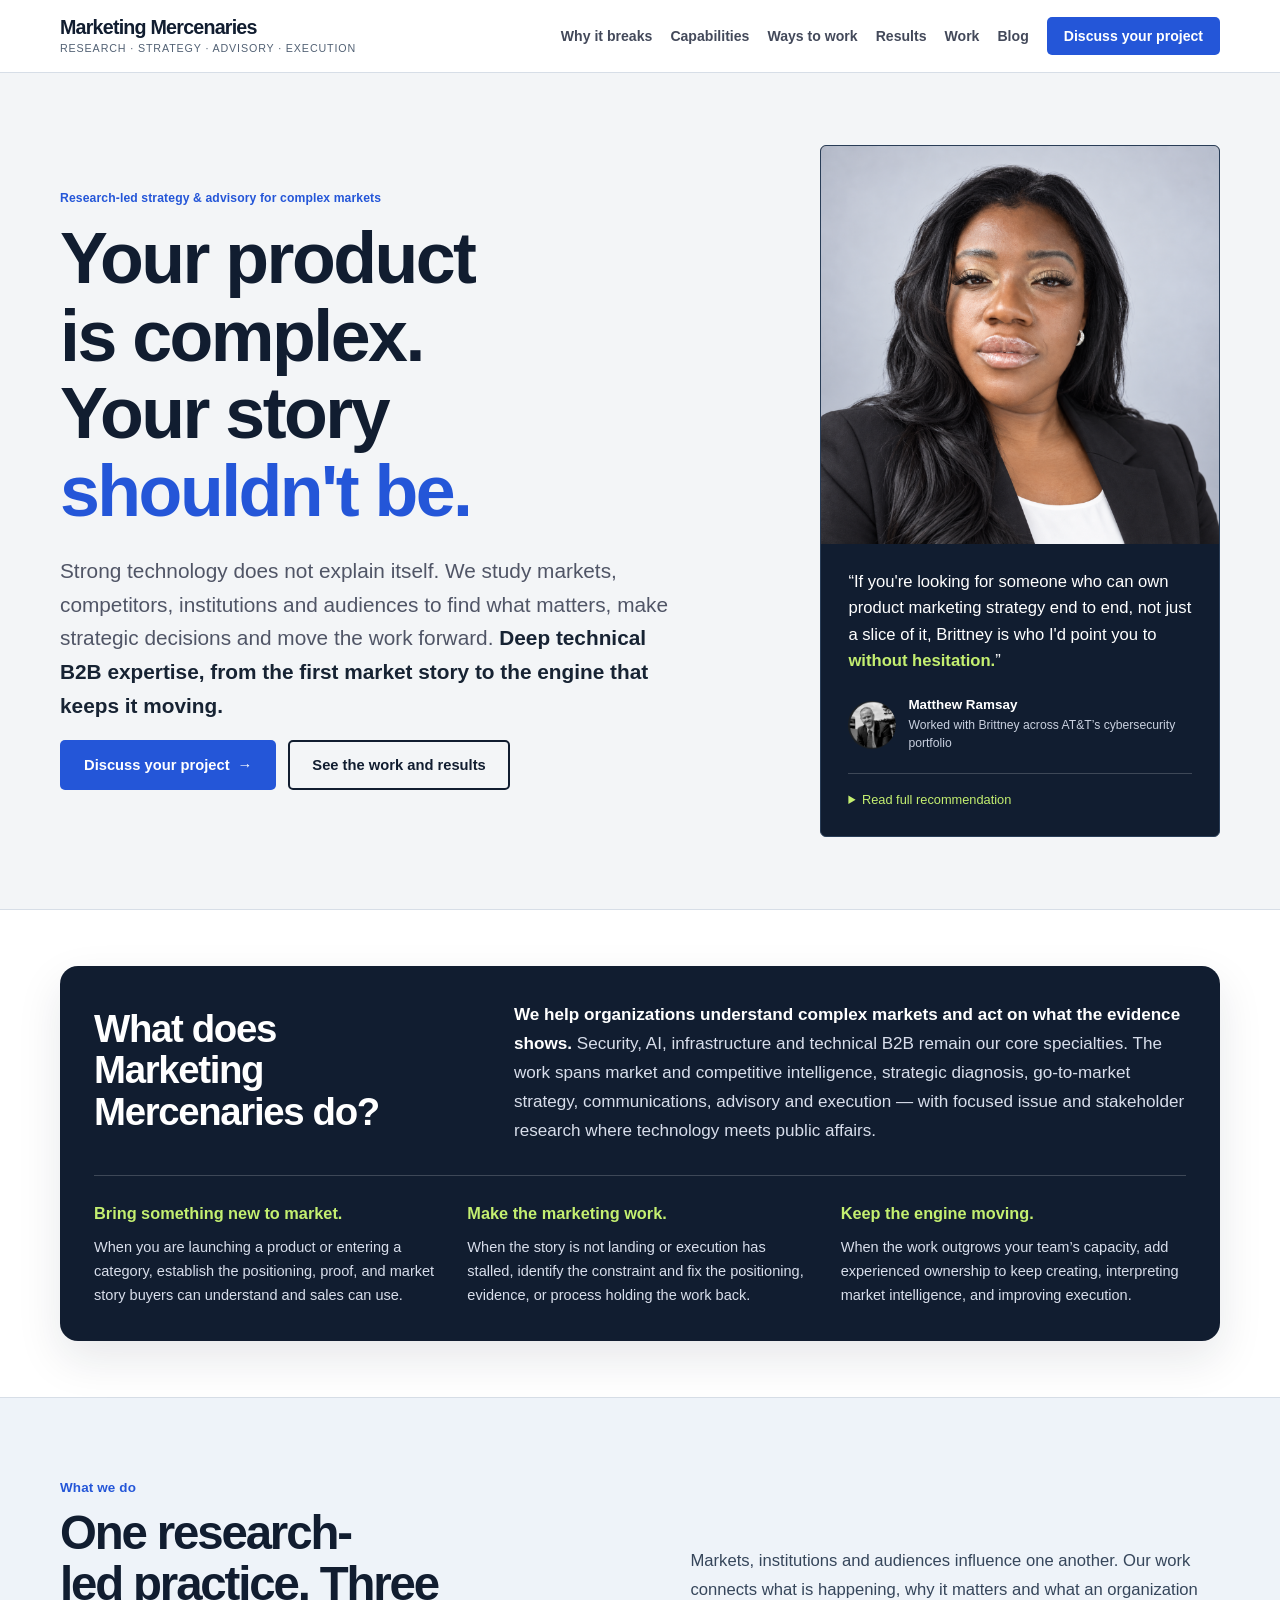
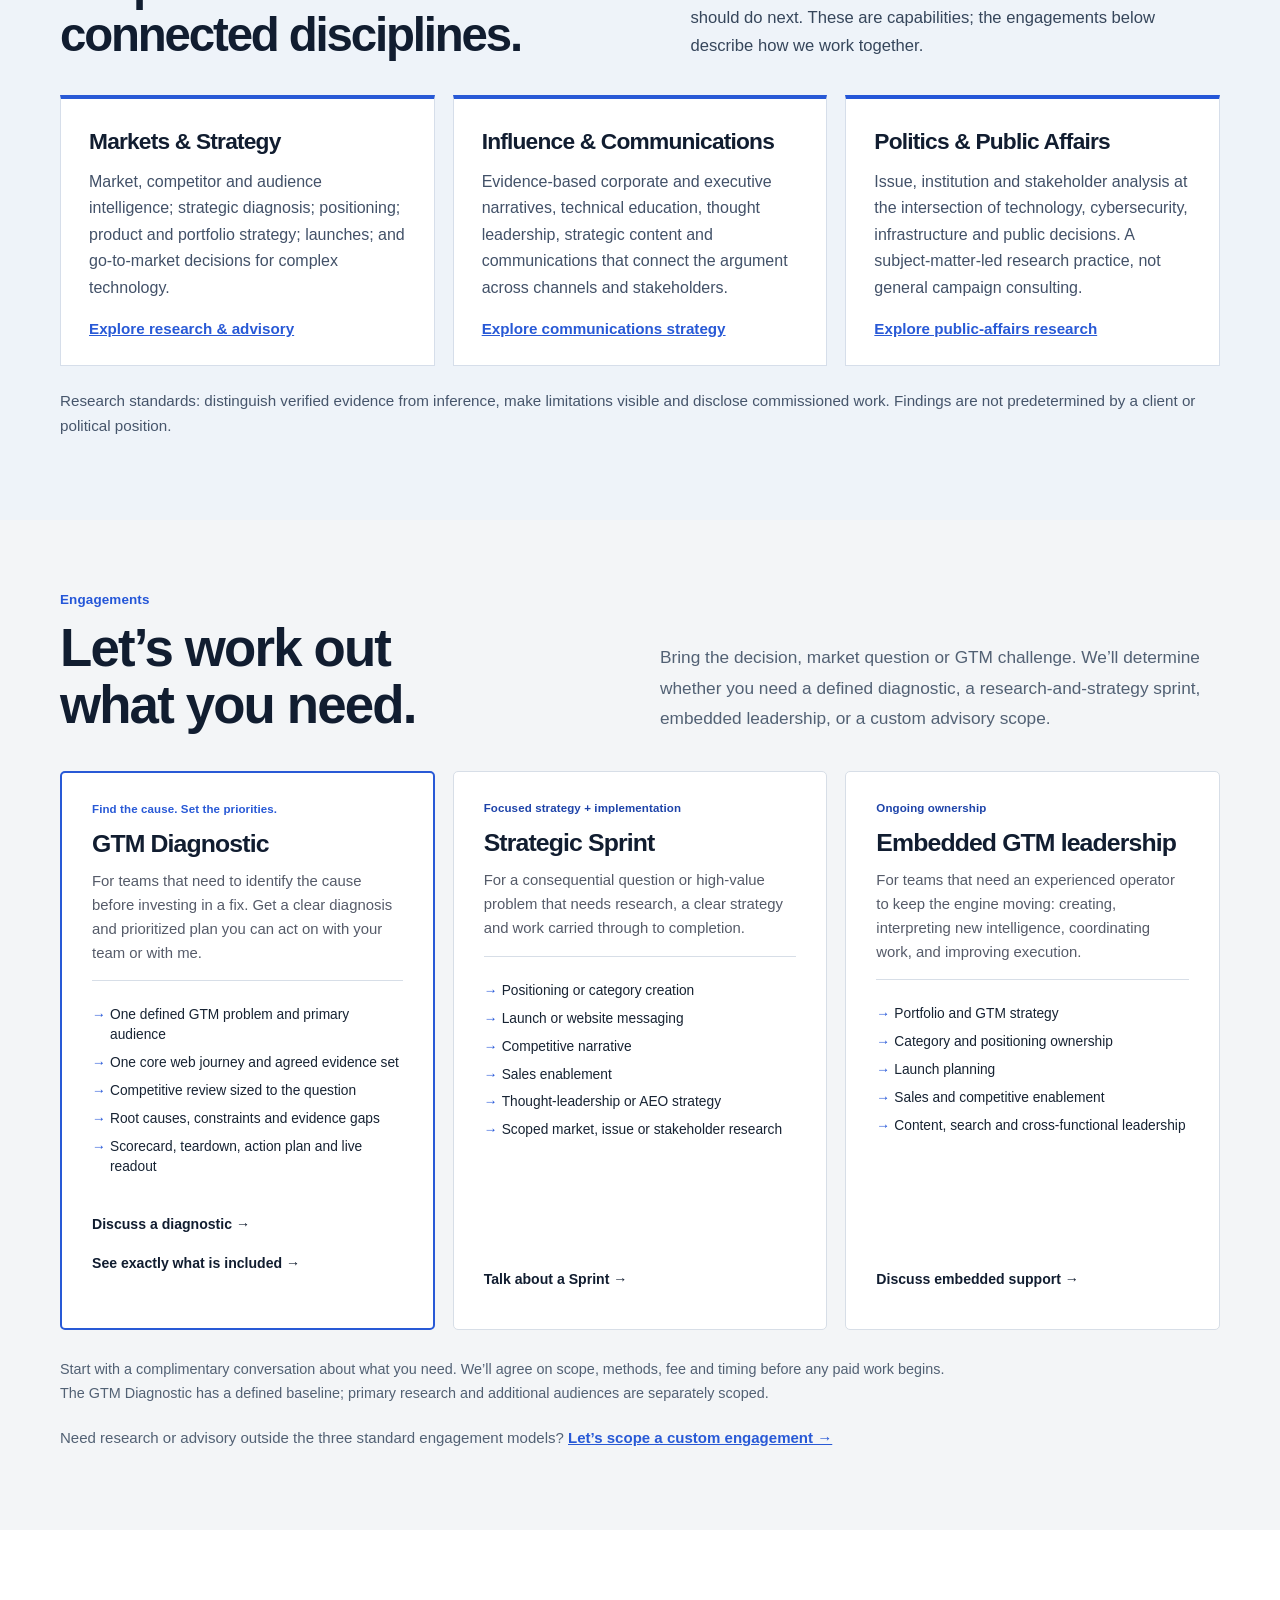
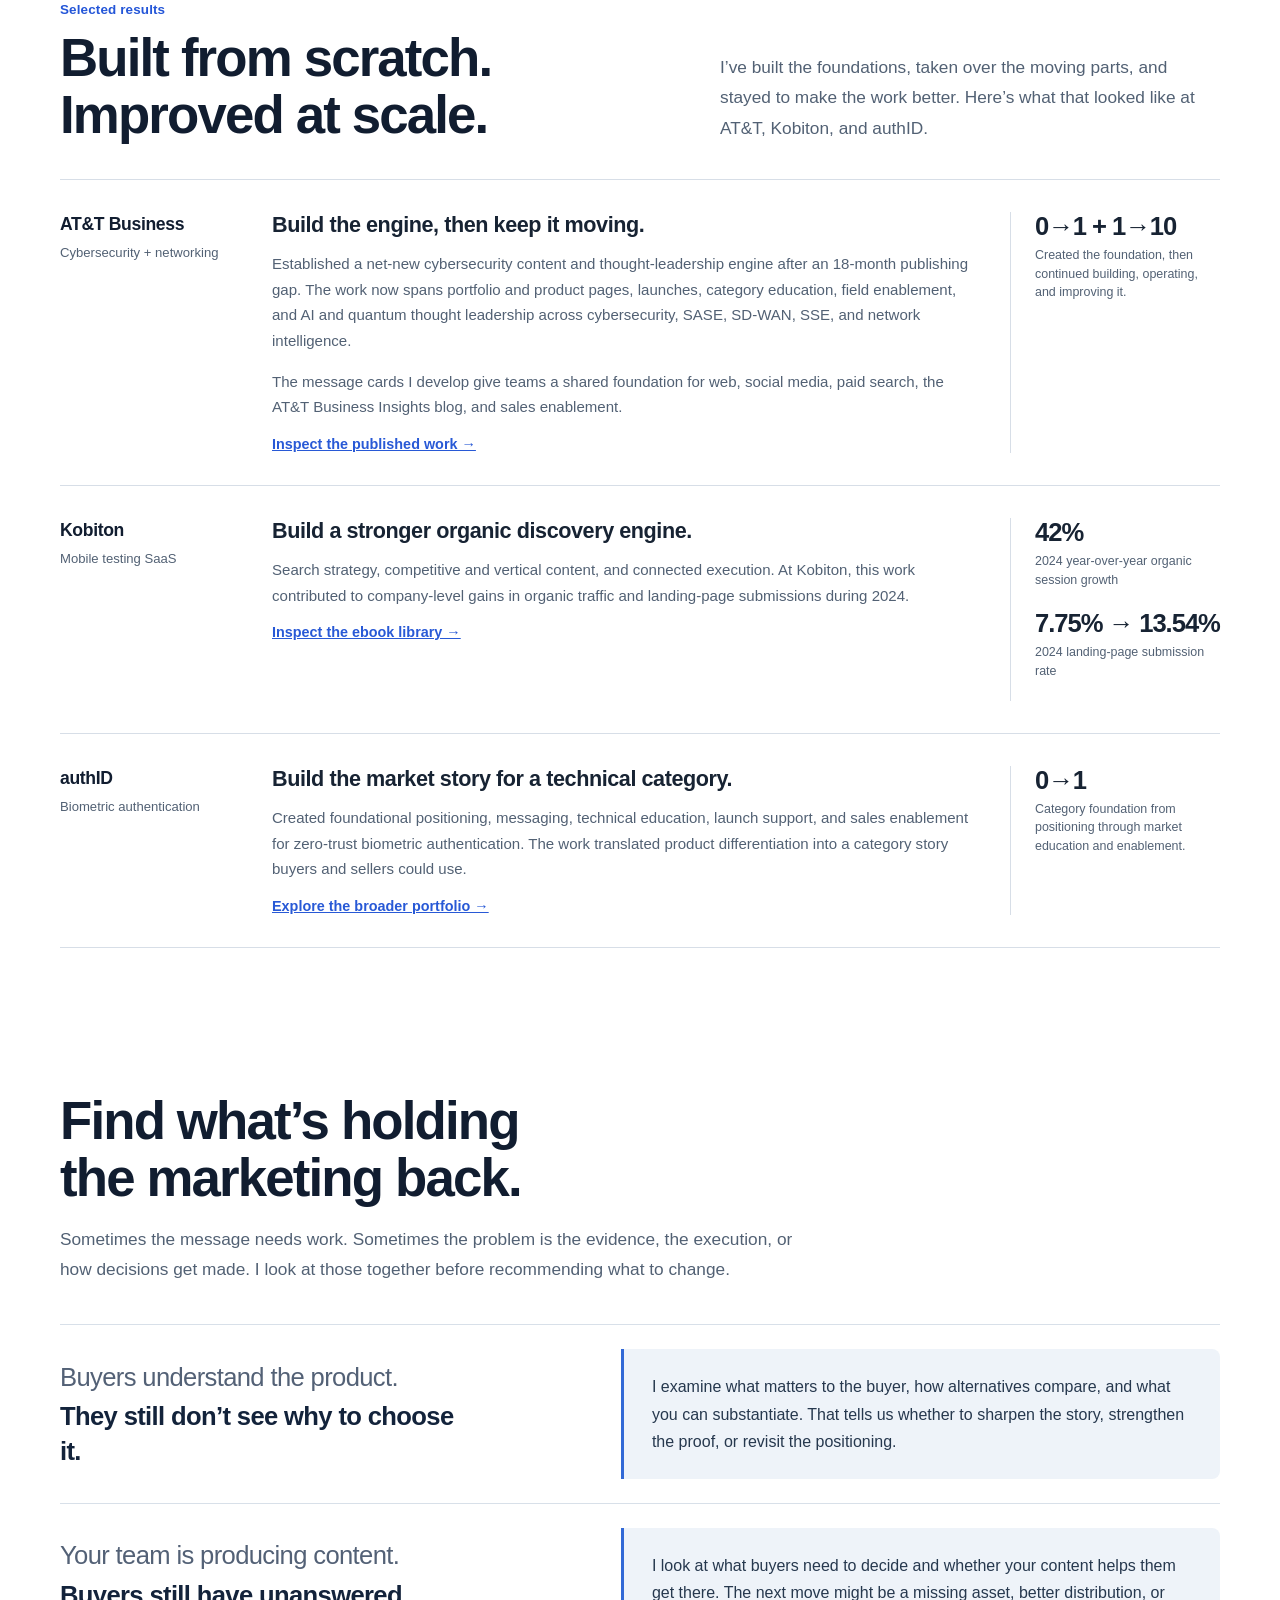
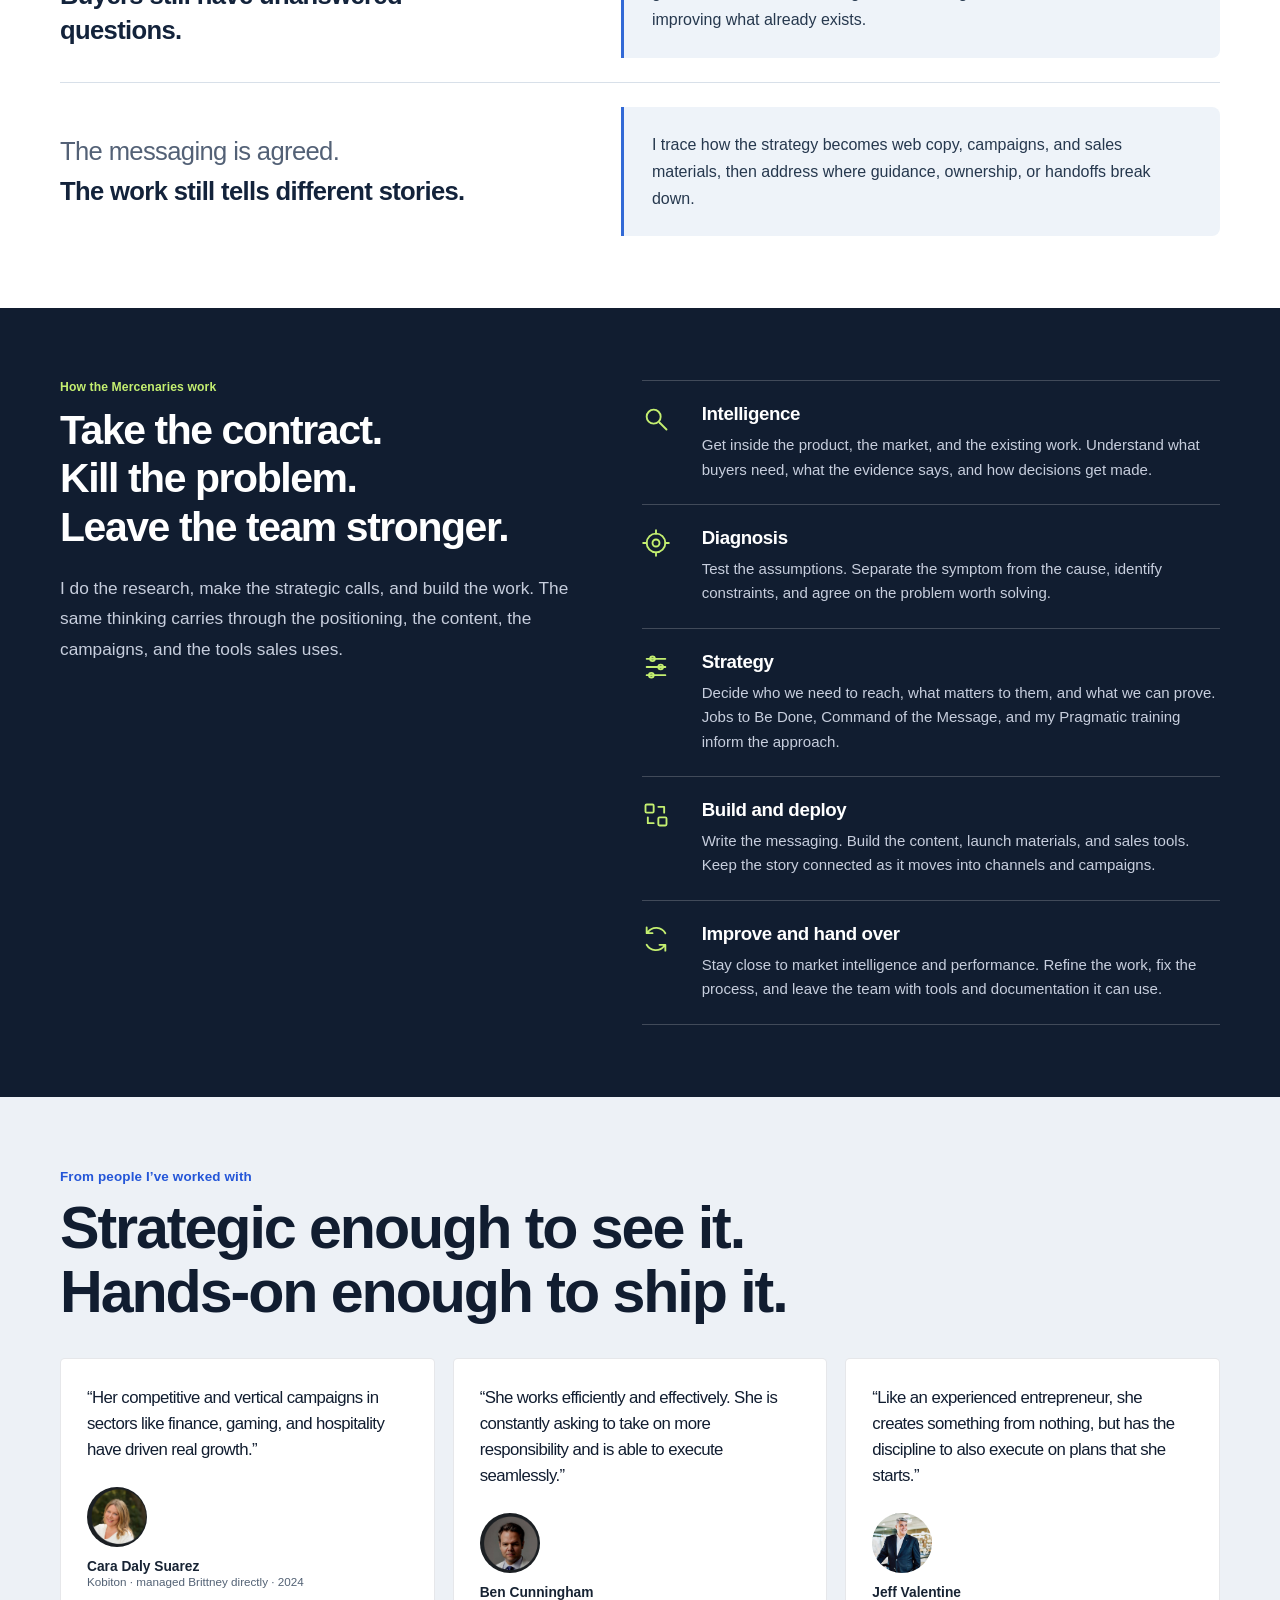
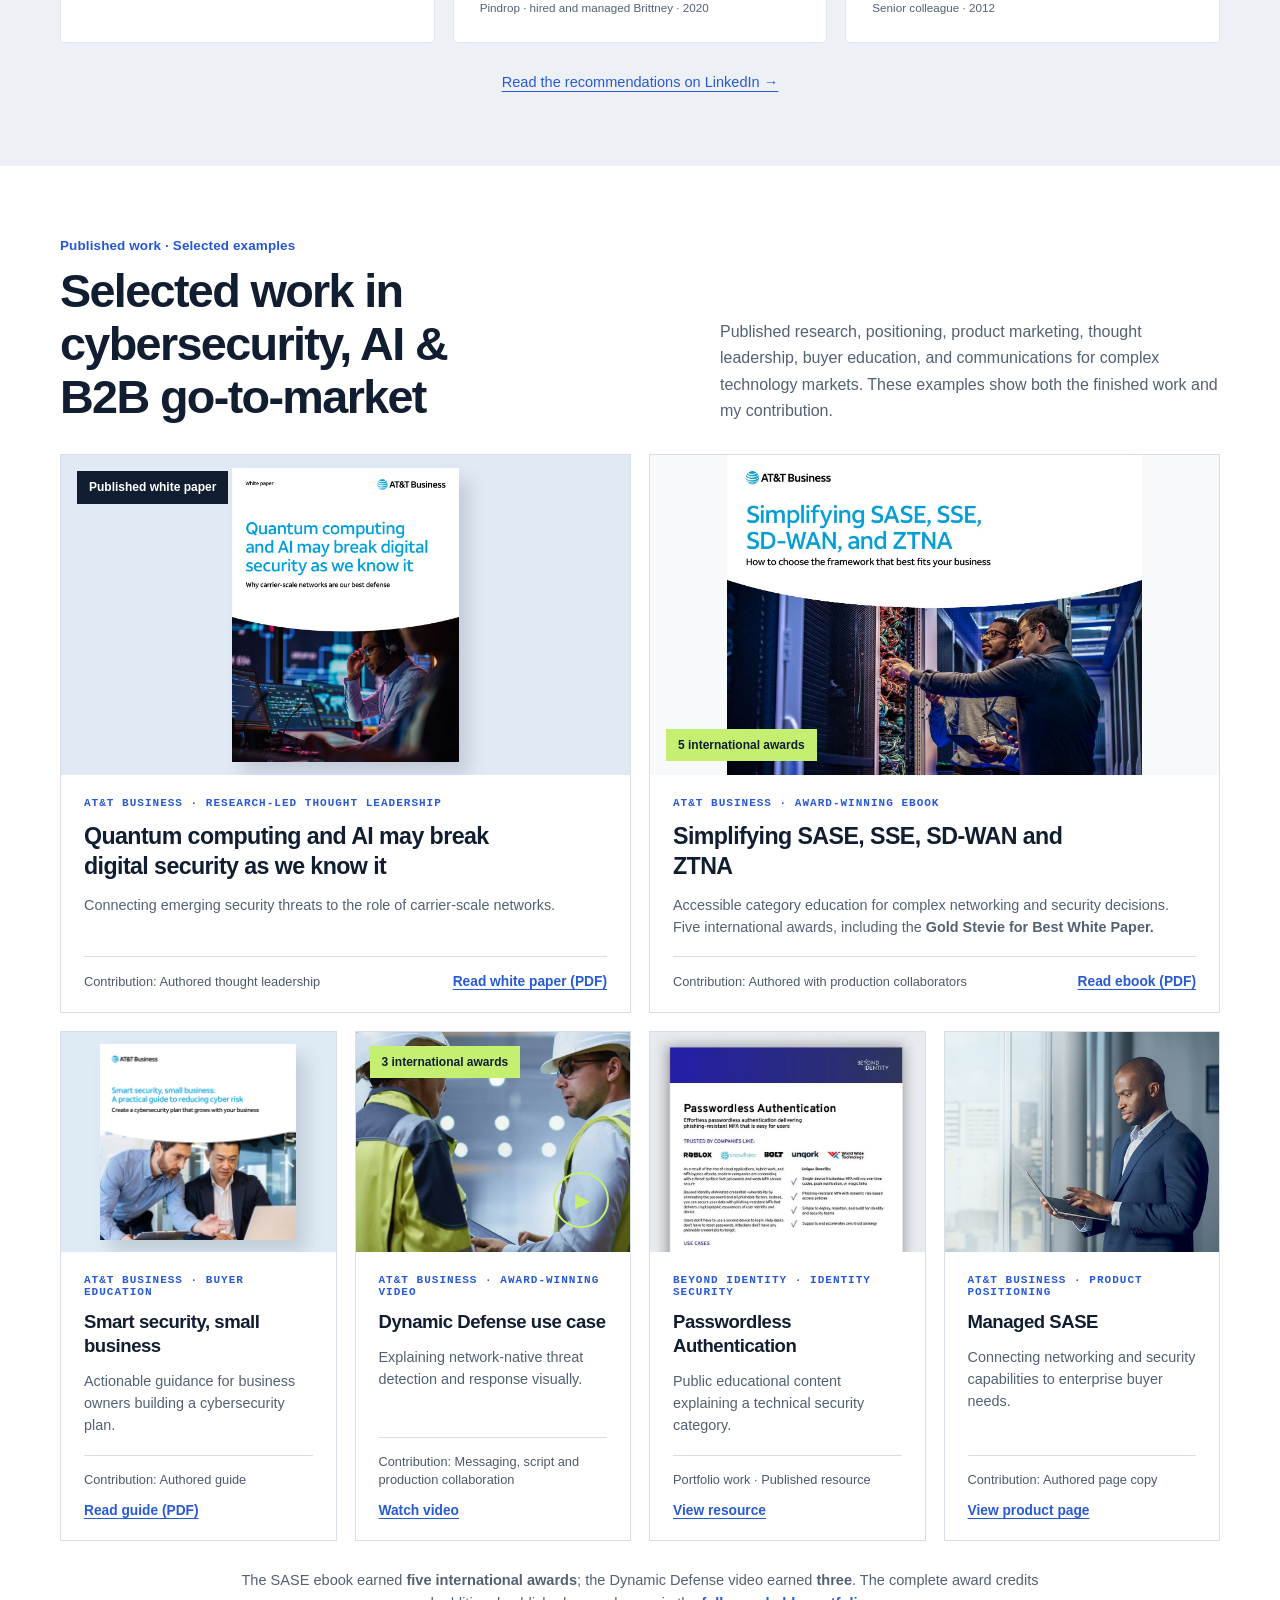
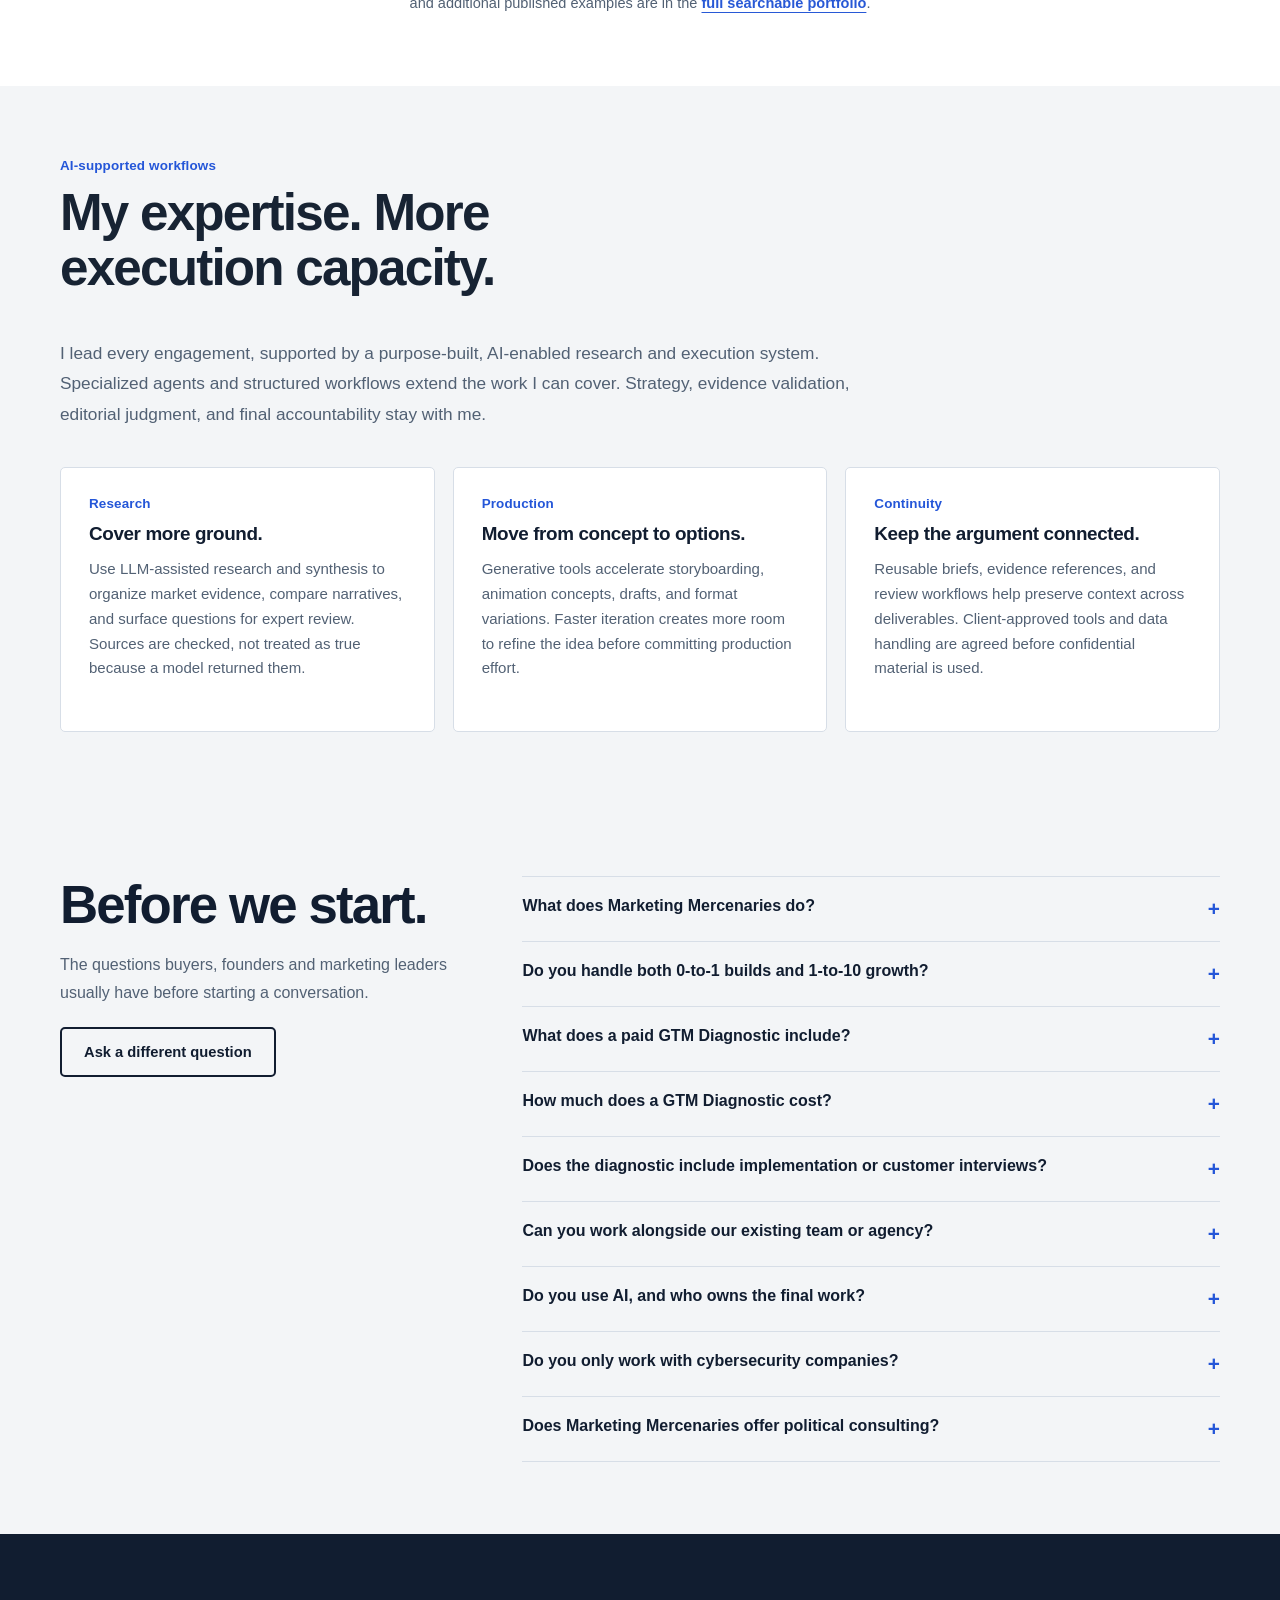
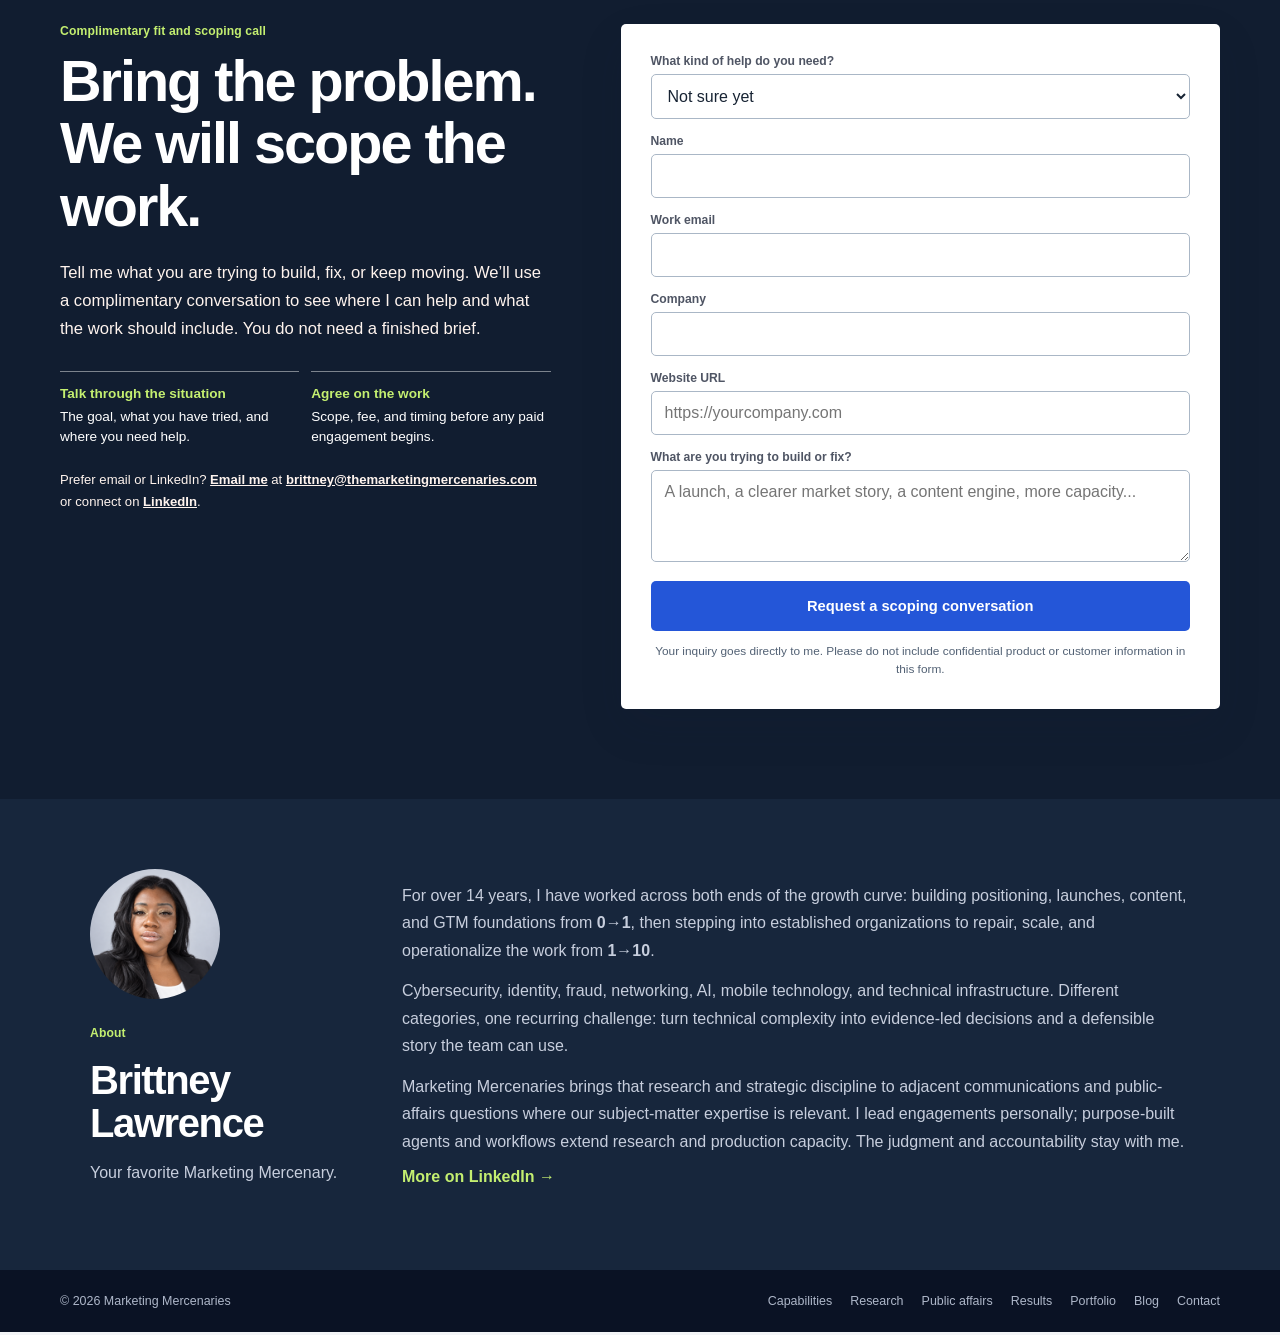
<file: index.html>
<!doctype html>
<html lang="en">
<head>
<meta charset="utf-8">
<meta name="viewport" content="width=device-width,initial-scale=1">
<title>B2B Tech Research &amp; GTM Strategy | Marketing Mercenaries</title>
<meta name="description" content="Research-led marketing strategy and advisory for security, AI, infrastructure and complex B2B markets. Market intelligence, communications and hands-on GTM execution.">
<meta name="robots" content="index,follow,max-image-preview:large,max-snippet:-1,max-video-preview:-1">
<meta name="author" content="Brittney Lawrence">
<meta name="theme-color" content="#101c35">
<link rel="canonical" href="https://themarketingmercenaries.com/">
<meta property="og:type" content="website">
<meta property="og:title" content="B2B Tech Research &amp; GTM Strategy | Marketing Mercenaries">
<meta property="og:description" content="Your product is complex. Your story shouldn't be. Research and strategic diagnosis, turned into decisions, communication and execution.">
<meta property="og:url" content="https://themarketingmercenaries.com/"><meta property="og:image" content="https://themarketingmercenaries.com/headshot-brittney-studio.png"><meta property="og:image:alt" content="Brittney Lawrence, founder of Marketing Mercenaries">
<meta name="twitter:card" content="summary">
<meta name="twitter:title" content="B2B Tech Research &amp; GTM Strategy | Marketing Mercenaries">
<meta name="twitter:description" content="Evidence-led market intelligence, strategy, communications and execution for complex markets.">
<script type="application/ld+json">{
  "@context": "https://schema.org",
  "@graph": [
    {
      "@type": "ProfessionalService",
      "@id": "https://themarketingmercenaries.com/#organization",
      "name": "Marketing Mercenaries",
      "url": "https://themarketingmercenaries.com/",
      "description": "Research-led strategy and advisory specializing in security, AI, infrastructure, and complex B2B markets; services include market intelligence, strategic diagnosis, go-to-market, communications, and issue and stakeholder research.",
      "email": "brittney@themarketingmercenaries.com",
      "founder": {
        "@id": "https://themarketingmercenaries.com/#brittney"
      },
      "hasOfferCatalog": {
        "@type": "OfferCatalog",
        "name": "GTM engagements",
        "itemListElement": [
          {
            "@type": "Offer",
            "itemOffered": {
              "@type": "Service",
              "name": "GTM Diagnostic"
            }
          },
          {
            "@type": "Offer",
            "itemOffered": {
              "@type": "Service",
              "name": "Strategic Sprint"
            }
          },
          {
            "@type": "Offer",
            "itemOffered": {
              "@type": "Service",
              "name": "Embedded GTM leadership"
            }
          }
        ]
      }
    },
    {
      "@type": "Person",
      "@id": "https://themarketingmercenaries.com/#brittney",
      "name": "Brittney Lawrence",
      "jobTitle": "Founder, Marketing Mercenaries",
      "sameAs": [
        "https://linkedin.com/in/brittneynliburd"
      ]
    },
    {
      "@type": "FAQPage",
      "mainEntity": [
        {
          "@type": "Question",
          "name": "What does Marketing Mercenaries do?",
          "acceptedAnswer": {
            "@type": "Answer",
            "text": "Marketing Mercenaries is a research-led strategy and advisory consultancy specializing in security, AI, infrastructure, and complex B2B markets. We connect market and competitive intelligence, strategic diagnosis, positioning, communications, and execution. We also undertake issue and stakeholder research where technology and public affairs intersect."
          }
        },
        {
          "@type": "Question",
          "name": "Do you handle both 0-to-1 builds and 1-to-10 growth?",
          "acceptedAnswer": {
            "@type": "Answer",
            "text": "Yes. A 0-to-1 engagement builds missing positioning, a category narrative, launch foundations, or a GTM system. A 1-to-10 engagement repairs and scales existing work, strengthens processes, and uses ongoing market intelligence and performance data to guide improvements."
          }
        },
        {
          "@type": "Question",
          "name": "What does a paid GTM Diagnostic include?",
          "acceptedAnswer": {
            "@type": "Answer",
            "text": "The core scope covers one defined GTM problem, a primary audience, one core web journey, an agreed set of existing materials, and a scoped competitive review. You receive a root-cause diagnosis, evidence and constraint map, scorecard, annotated teardown, prioritized action plan, and live readout."
          }
        },
        {
          "@type": "Question",
          "name": "How much does a GTM Diagnostic cost?",
          "acceptedAnswer": {
            "@type": "Answer",
            "text": "Each diagnostic is priced after a complimentary fit and scoping call. The fee and delivery schedule reflect technical complexity, available evidence, stakeholder access, audiences, and business units. Both are agreed before paid work begins."
          }
        },
        {
          "@type": "Question",
          "name": "Does the diagnostic include implementation or customer interviews?",
          "acceptedAnswer": {
            "@type": "Answer",
            "text": "No. New customer research, finished messaging, website copy, campaign creation, and implementation are separately scoped. The diagnostic is useful on its own and does not require a follow-on engagement."
          }
        },
        {
          "@type": "Question",
          "name": "Can you work alongside our existing team or agency?",
          "acceptedAnswer": {
            "@type": "Answer",
            "text": "Yes. Embedded GTM leadership can complement founders, a CMO, product marketing, content, sales, or agency teams. We agree on decision rights, deliverables, collaboration points, and success measures. Fractional product marketing is one way to structure that support."
          }
        },
        {
          "@type": "Question",
          "name": "Do you use AI, and who owns the final work?",
          "acceptedAnswer": {
            "@type": "Answer",
            "text": "Yes. I use AI-assisted research, synthesis, storyboarding, animation concepts, and production workflows where appropriate. I lead the engagement, validate sources and claims, and review final outputs. Client-approved tooling and handling rules are agreed before confidential material is used."
          }
        },
        {
          "@type": "Question",
          "name": "Do you only work with cybersecurity companies?",
          "acceptedAnswer": {
            "@type": "Answer",
            "text": "No. Security is a core specialty, but my experience also spans identity, fraud, mobile testing, networking, AI, and technical infrastructure. Technical complexity and the GTM problem matter more than the category label."
          }
        },
        {
          "@type": "Question",
          "name": "Does Marketing Mercenaries offer political consulting?",
          "acceptedAnswer": {
            "@type": "Answer",
            "text": "We provide issue, institution and stakeholder research where technology, security, infrastructure and public affairs meet. This is not a general-purpose campaign consulting service. Research findings distinguish evidence from interpretation and disclose commissioned work."
          }
        }
      ]
    }
  ]
}</script>
<style>


:root{
  --navy:#101c35;
  --navy-2:#182644;
  --cream:#fbf5e9;
  --paper:#fffdf8;
  --peach:#f6e3d4;
  --red:#e8502a;
  --red-dark:#b9361c;
  --yellow:#f2c84b;
  --blue:#2859d6;
  --ink:#172033;
  --muted:#626777;
  --line:#d9d3c7;
  --white:#fff;
  --shadow:0 18px 45px rgba(16,28,53,.10);
}
*{box-sizing:border-box}
html{scroll-behavior:smooth;scroll-padding-top:84px}
body{margin:0;background:var(--paper);color:var(--ink);font-family:Arial,Helvetica,sans-serif;-webkit-font-smoothing:antialiased}
body.menu-open{overflow:hidden}
::selection{background:var(--yellow);color:var(--navy)}
a{color:inherit}
img{max-width:100%;display:block}
h1,h2,h3,p{margin-top:0}
h1,h2,.display{font-family:'Fraunces',Georgia,serif;letter-spacing:-.025em;line-height:1.02}
h3{line-height:1.18}
.wrap{width:min(1160px,calc(100% - 48px));margin-inline:auto}
.narrow{max-width:780px}
.eyebrow{font-size:.76rem;font-weight:700;letter-spacing:.12em;text-transform:uppercase;color:var(--red)}
.section-intro{max-width:720px;font-size:1.08rem;line-height:1.75;color:var(--muted);margin:18px 0 34px}
.section-intro strong{color:var(--ink)}
.section-kicker{font-size:.84rem;font-weight:700;letter-spacing:.08em;text-transform:uppercase;color:var(--red);margin-bottom:12px}
section{padding-block:88px}

.topbar{position:sticky;top:0;z-index:50;background:rgba(255,253,248,.96);backdrop-filter:blur(10px);border-bottom:1px solid var(--line)}
.topbar-inner{min-height:72px;display:flex;align-items:center;justify-content:space-between;gap:24px}
.brand{text-decoration:none;line-height:1}
.brand-name{font-family:'Fraunces',Georgia,serif;font-size:1.32rem;font-weight:750;color:var(--navy)}
.brand-tag{font-size:.67rem;letter-spacing:.08em;text-transform:uppercase;color:var(--muted);margin-top:5px}
.nav-links{display:flex;align-items:center;gap:24px;font-size:.88rem;font-weight:600}
.nav-links a{text-decoration:none;color:#43495a}
.nav-links a:hover{color:var(--red-dark)}
.nav-links .nav-cta{background:var(--red);color:#fff;padding:11px 17px;border-radius:999px}
.nav-links .nav-cta:hover{background:var(--red-dark);color:#fff}
.navtoggle{display:none;background:none;border:0;padding:8px;cursor:pointer}
.navtoggle span{display:block;width:24px;height:2px;background:var(--navy);margin:5px}

.hero{background:var(--cream);overflow:hidden;border-bottom:1px solid var(--line)}
.hero-grid{min-height:650px;display:grid;grid-template-columns:minmax(0,1.28fr) minmax(300px,.72fr);gap:64px;align-items:center;padding-block:76px;position:relative}
.hero-grid:before{content:'';position:absolute;width:480px;height:480px;border-radius:50%;background:var(--yellow);right:-210px;top:-230px;opacity:.78}
.hero-copy{position:relative;z-index:1}
.hero h1{font-size:clamp(3rem,6.7vw,5.8rem);max-width:12.5ch;color:var(--navy);margin:15px 0 24px}
.hero h1 em{font-style:normal;color:var(--red)}
.hero-sub{font-size:clamp(1.08rem,1.8vw,1.3rem);line-height:1.62;color:#505566;max-width:620px;margin-bottom:18px}
.hero-sub strong{color:var(--ink)}
.hero-note{font-size:.94rem;line-height:1.65;color:var(--muted);max-width:610px;margin-bottom:30px}
.actions{display:flex;flex-wrap:wrap;gap:12px;align-items:center}
.btn{display:inline-flex;align-items:center;justify-content:center;gap:8px;min-height:50px;padding:13px 22px;border:2px solid transparent;border-radius:999px;text-decoration:none;font-weight:700;font-size:.92rem;transition:.18s ease;cursor:pointer;font-family:inherit}
.btn:hover{transform:translateY(-2px)}
.btn-primary{background:var(--red);color:#fff;box-shadow:0 9px 22px rgba(232,80,42,.22)}
.btn-primary:hover{background:var(--red-dark)}
.btn-secondary{border-color:var(--navy);color:var(--navy);background:transparent}
.btn-light{background:#fff;color:var(--navy)}
.hero-card{position:relative;z-index:1;background:var(--navy);color:#fff;border-radius:22px;overflow:hidden;box-shadow:var(--shadow);transform:rotate(1.5deg)}
.hero-photo{aspect-ratio:4/3;background:var(--peach);overflow:hidden}
.hero-photo img{width:100%;height:100%;object-fit:cover;object-position:top center}
.hero-card-copy{padding:25px 27px 27px}
.hero-card-copy .quote-mark{font-family:'Fraunces',serif;font-size:3rem;color:var(--yellow);line-height:.65}
.hero-card-copy p{font-size:1rem;line-height:1.55;margin:8px 0 16px}
.hero-card-copy span{font-size:.78rem;color:#c9d0df}

.answer{background:var(--paper);padding-block:56px;border-bottom:1px solid var(--line)}
.answer-grid{background:var(--navy);color:#fff;border-radius:18px;padding:34px;box-shadow:var(--shadow)}
.answer-copy{display:grid;grid-template-columns:minmax(230px,.72fr) minmax(0,1.28fr);gap:42px;align-items:start}
.answer h2{font-size:clamp(1.85rem,3vw,2.7rem);max-width:15ch;color:#fff;margin:8px 0 0}
.answer-copy>p{font-size:1.07rem;line-height:1.7;color:#d8deeb;max-width:720px;margin:0}
.answer-copy>p strong{color:#fff}

.problem{background:var(--paper)}
.problem h2,.offers h2,.results h2,.faq h2,.about h2{font-size:clamp(2.35rem,5vw,4.1rem);max-width:17ch;color:var(--navy);margin:0}
.failure-grid{display:grid;grid-template-columns:repeat(3,1fr);gap:18px;margin-top:38px}
.failure-card{background:#fff;border:1px solid var(--line);border-radius:14px;padding:28px;position:relative}
.failure-card .number{font-family:'Fraunces',serif;font-size:2.2rem;color:var(--red);margin-bottom:42px}
.failure-card h3{font-size:1.18rem;color:var(--navy);margin-bottom:12px}
.failure-card p{font-size:.94rem;line-height:1.65;color:var(--muted);margin:0}
.failure-card .cost{display:block;margin-top:18px;padding-top:16px;border-top:1px solid var(--line);font-size:.82rem;font-weight:700;color:var(--red-dark)}

.difference{background:var(--navy);color:#fff}
.difference-grid{display:grid;grid-template-columns:.78fr 1.22fr;gap:70px;align-items:start}
.difference h2{font-size:clamp(2.4rem,5vw,4.15rem);margin:12px 0 22px;max-width:11ch}
.difference .section-intro{color:#c7cedd;margin-bottom:0}
.system{display:grid;gap:0;border-top:1px solid rgba(255,255,255,.2)}
.system-step{display:grid;grid-template-columns:64px 1fr;gap:20px;padding:28px 0;border-bottom:1px solid rgba(255,255,255,.2)}
.system-step .step-no{font-family:'Fraunces',serif;font-size:1.75rem;color:var(--yellow)}
.system-step h3{font-size:1.17rem;margin:0 0 8px;color:#fff}
.system-step p{font-size:.94rem;line-height:1.62;color:#c7cedd;margin:0}

.offers{background:var(--cream)}
.offer-intro{display:flex;justify-content:space-between;gap:40px;align-items:end;margin-bottom:38px}
.offer-intro .section-intro{margin:0;max-width:560px}
.offer-grid{display:grid;grid-template-columns:repeat(3,1fr);gap:18px}
.offer-card{background:#fff;border:1px solid var(--line);border-radius:16px;padding:30px;display:flex;flex-direction:column;min-height:430px}
.offer-card.featured{background:var(--yellow);border-color:var(--navy);box-shadow:8px 8px 0 var(--navy);transform:translateY(-7px)}
.offer-tag{font-size:.72rem;font-weight:700;letter-spacing:.1em;text-transform:uppercase;color:var(--red-dark)}
.offer-card h3{font-family:'Fraunces',serif;font-size:1.75rem;color:var(--navy);margin:14px 0 12px}
.offer-card>p{font-size:.93rem;line-height:1.6;color:#555b69}
.offer-card ul{padding:16px 0 20px;margin:0;list-style:none;border-top:1px solid var(--line);flex:1}
.offer-card li{font-size:.86rem;line-height:1.45;margin:8px 0;padding-left:18px;position:relative}
.offer-card li:before{content:'→';position:absolute;left:0;color:var(--red);font-weight:700}
.offer-card a{font-size:.88rem;font-weight:700;color:var(--navy);text-decoration:none}

.results{background:var(--paper)}
.results-head{display:flex;align-items:end;justify-content:space-between;gap:30px;margin-bottom:36px}
.results-head .section-intro{margin:0;max-width:500px}
.case-grid{display:grid;grid-template-columns:repeat(12,1fr);gap:18px}
.case-card{grid-column:span 4;background:#fff;border:1px solid var(--line);border-radius:14px;padding:27px;min-height:285px;display:flex;flex-direction:column}
.case-card:nth-child(1),.case-card:nth-child(2){grid-column:span 6}
.case-client{font-size:.72rem;font-weight:700;letter-spacing:.08em;text-transform:uppercase;color:var(--blue)}
.case-stat{font-family:'Fraunces',serif;font-size:clamp(2.4rem,4vw,3.6rem);color:var(--navy);line-height:1;margin:23px 0 5px}
.case-label{font-size:.83rem;font-weight:700;color:var(--red-dark);margin-bottom:22px}
.case-context{font-size:.9rem;line-height:1.62;color:var(--muted);margin-top:auto;padding-top:18px;border-top:1px solid var(--line)}

.testimonials{background:var(--peach)}
.testimonials h2{font-size:clamp(2.2rem,4.7vw,3.7rem);color:var(--navy);margin-bottom:34px}
.quote-grid{display:grid;grid-template-columns:repeat(3,1fr);gap:18px}
.quote{background:var(--paper);border-radius:14px;padding:26px;border:1px solid rgba(16,28,53,.1)}
.quote p{font-family:'Fraunces',serif;font-size:1.05rem;line-height:1.55;color:var(--navy);margin-bottom:24px}
.quote-meta{display:flex;gap:12px;align-items:center}
.quote-avatar{width:44px;height:44px;border-radius:50%;overflow:hidden;background:var(--yellow);flex:0 0 auto}
.quote-avatar img{width:100%;height:100%;object-fit:cover}
.quote-who{font-weight:700;font-size:.86rem}
.quote-role{font-size:.73rem;line-height:1.4;color:var(--muted)}

.work{background:var(--paper)}
.work-head{display:flex;align-items:end;justify-content:space-between;gap:30px;margin-bottom:30px}
.work h2{font-size:clamp(2.2rem,4.7vw,3.7rem);color:var(--navy);margin:0}
.work-head p{max-width:500px;color:var(--muted);line-height:1.65;margin:0}
.work-grid{display:grid;grid-template-columns:repeat(3,1fr);gap:12px}
.work-card{border-top:4px solid var(--red);background:var(--cream);padding:22px;min-height:175px;display:flex;flex-direction:column}
.work-type{font-size:.69rem;text-transform:uppercase;letter-spacing:.09em;font-weight:700;color:var(--blue)}
.work-title{font-size:1rem;font-weight:700;line-height:1.4;margin:14px 0;flex:1}
.work-card a{font-size:.84rem;font-weight:700;color:var(--red-dark);text-decoration:none}
.recognition{max-width:800px;margin:28px auto 0;text-align:center;color:var(--muted);font-size:.88rem;line-height:1.55}

.faq{background:var(--cream)}
.faq-grid{display:grid;grid-template-columns:.72fr 1.28fr;gap:70px;align-items:start}
.faq-copy{position:sticky;top:110px}
.faq-copy .section-intro{font-size:1rem;margin-bottom:20px}
.faq-list{border-top:1px solid var(--line)}
.faq-item{border-bottom:1px solid var(--line);padding:20px 0}
.faq-item summary{cursor:pointer;list-style:none;display:flex;justify-content:space-between;gap:20px;font-weight:700;color:var(--navy)}
.faq-item summary::-webkit-details-marker{display:none}
.faq-item summary:after{content:'+';color:var(--red);font-size:1.3rem}
.faq-item[open] summary:after{content:'−'}
.faq-item p{font-size:.93rem;line-height:1.68;color:var(--muted);margin:14px 32px 0 0}

.contact{background:var(--red);color:#fff;padding-block:90px}
.contact-grid{display:grid;grid-template-columns:.9fr 1.1fr;gap:70px;align-items:start}
.contact .eyebrow{color:var(--yellow)}
.contact h2{font-size:clamp(2.5rem,5vw,4.2rem);max-width:12ch;margin:12px 0 22px}
.contact-copy>p{font-size:1.04rem;line-height:1.68;color:#fff4ee;max-width:520px}
.deliverables{display:grid;grid-template-columns:1fr 1fr;gap:12px;margin-top:28px}
.deliverable{border-top:1px solid rgba(255,255,255,.45);padding-top:12px;font-size:.85rem;line-height:1.45}
.deliverable strong{display:block;color:var(--yellow);margin-bottom:4px}
.growth-form{background:var(--paper);color:var(--ink);border-radius:18px;padding:30px;box-shadow:var(--shadow)}
.form-row{margin-bottom:15px}
.growth-form label{display:block;font-size:.76rem;font-weight:700;margin-bottom:6px;color:#4f5564}
.growth-form input,.growth-form textarea{width:100%;border:1px solid #cfc8bb;border-radius:8px;background:#fff;padding:12px 13px;font:inherit;color:var(--ink)}
.growth-form input:focus,.growth-form textarea:focus{outline:3px solid rgba(40,89,214,.2);border-color:var(--blue)}
.growth-form textarea{min-height:92px;resize:vertical}
.growth-form .btn{width:100%;border:0}
.form-promise{font-size:.76rem;line-height:1.5;color:var(--muted);text-align:center;margin:12px 0 0}
.contact-alt{font-size:.82rem!important;margin-top:22px!important}
.contact-alt a{font-weight:700}

.about{background:var(--navy);color:#fff;padding-block:70px}
.about-grid{display:grid;grid-template-columns:180px 1fr;gap:42px;align-items:center;max-width:900px}
.about-photo{width:180px;height:180px;border-radius:50%;overflow:hidden;background:var(--peach);border:5px solid var(--yellow)}
.about-photo img{width:100%;height:100%;object-fit:cover;object-position:top center}
.about h2{color:#fff;font-size:clamp(2rem,4vw,3rem);margin-bottom:14px}
.about p{color:#c7cedd;line-height:1.72;margin-bottom:13px}
.about a{color:var(--yellow);font-weight:700;text-decoration:none}

footer{background:#0a1224;color:#aeb7c9;padding-block:24px;font-size:.78rem}
.footer-inner{display:flex;justify-content:space-between;align-items:center;gap:20px;flex-wrap:wrap}
.footer-links{display:flex;gap:18px;flex-wrap:wrap}
.footer-links a{text-decoration:none}

@media(max-width:920px){
  .navtoggle{display:block}
  .nav-links{display:none;position:absolute;left:0;right:0;top:72px;background:var(--paper);padding:18px 24px 24px;flex-direction:column;align-items:stretch;border-bottom:1px solid var(--line);box-shadow:0 16px 24px rgba(16,28,53,.08)}
  .nav-links.open{display:flex}
  .nav-links a{padding:7px 0}
  .nav-links .nav-cta{text-align:center;padding:12px}
  .hero-grid{grid-template-columns:1fr;min-height:auto;gap:40px;padding-block:60px}
  .hero-card{max-width:470px;transform:none}
  .failure-grid,.offer-grid,.quote-grid{grid-template-columns:1fr}
  .offer-card{min-height:0}
  .offer-card.featured{transform:none;box-shadow:6px 6px 0 var(--navy)}
  .difference-grid,.faq-grid,.contact-grid{grid-template-columns:1fr;gap:42px}
  .answer-copy{grid-template-columns:1fr;gap:20px}
  .faq-copy{position:static}
  .case-card,.case-card:nth-child(1),.case-card:nth-child(2){grid-column:span 6}
  .work-grid{grid-template-columns:repeat(2,1fr)}
}
@media(max-width:620px){
  .wrap{width:min(100% - 32px,1160px)}
  section{padding-block:64px}
  .brand-tag{display:none}
  .hero-grid{padding-block:50px}
  .hero h1{font-size:clamp(2.75rem,14vw,4rem)}
  .hero-card{max-width:100%}
  .offer-intro,.results-head,.work-head{display:block}
  .offer-intro .section-intro,.results-head .section-intro,.work-head p{margin-top:18px}
  .case-card,.case-card:nth-child(1),.case-card:nth-child(2){grid-column:1/-1}
  .work-grid{grid-template-columns:1fr}
  .deliverables{grid-template-columns:1fr}
  .about-grid{grid-template-columns:1fr;gap:24px}
  .about-photo{width:130px;height:130px}
  .contact h2{max-width:15ch}
}
@media(prefers-reduced-motion:reduce){html{scroll-behavior:auto}.btn{transition:none}}

/* Technical, pale-gray visual system */
:root{--cream:#f3f5f7;--paper:#fff;--peach:#edf1f6;--red:#2456d8;--red-dark:#1d43a9;--yellow:#c4ef70;--navy:#111d30;--navy-2:#1b2c44;--line:#d7dee7;--ink:#172333;--muted:#526174}
body{background:var(--cream)}
h1,h2,h3,.display,.brand-name,.proof-num,.step-no,.case-stat,.offer-card h3,.quote p,.failure-card .number{font-family:Arial,Helvetica,sans-serif;letter-spacing:-.035em}
h1,h2{line-height:1.08;text-wrap:balance}h3{letter-spacing:-.02em}
.topbar{background:rgba(255,255,255,.97)}.nav-links{gap:18px}.brand-name{font-size:1.23rem;letter-spacing:-.04em}
.eyebrow,.section-kicker,.work-type,.case-client,.offer-tag,.step-no{font-family:ui-monospace,SFMono-Regular,Consolas,monospace}
.hero-grid{min-height:0;padding-block:72px;gap:50px}.hero-grid:before{display:none}.hero h1{font-size:clamp(2.8rem,5.6vw,4.8rem);max-width:13ch}
.hero-card{transform:none;border-radius:6px;box-shadow:none;border:1px solid #293d57}.hero-photo{aspect-ratio:5/4;background:#1b2c44}.portrait-fallback{height:100%;padding:32px;display:flex;flex-direction:column;justify-content:space-between;color:#c4ef70;background:linear-gradient(90deg,transparent 97%,#ffffff0a 97%),linear-gradient(0deg,transparent 97%,#ffffff0a 97%);background-size:32px 32px}.portrait-fallback span{font:11px ui-monospace,monospace;letter-spacing:.09em}.portrait-fallback strong{color:#fff;font-size:2.2rem;line-height:1.12;letter-spacing:-.04em}[hidden]{display:none!important}
.btn,.nav-links .nav-cta,.offer-card,.failure-card,.quote,.growth-form{border-radius:5px}.btn-primary{box-shadow:none}.btn:hover{transform:none}
section{padding-block:72px}.hero{padding-block:0}.problem h2,.offers h2,.results h2,.faq h2{font-size:clamp(2.1rem,4.2vw,3.3rem);max-width:22ch}
.failure-card .number{font:12px ui-monospace,monospace;margin-bottom:26px;letter-spacing:.03em}.problem-bridge{font-size:1rem;border-left-width:3px}
.difference h2{font-size:clamp(2.1rem,4.1vw,3.4rem);max-width:15ch}.difference .eyebrow{color:var(--yellow)}.method-close{font-size:1.4rem;line-height:1.5;margin-top:32px;font-weight:700}.system-step{padding:22px 0;grid-template-columns:40px 1fr}
.offer-card.featured{background:#fff;border:2px solid var(--blue);box-shadow:none;transform:none}.offer-card.featured .offer-tag{color:var(--blue)}.offer-card h3{font-size:1.55rem}.scope-note{line-height:1.65;color:var(--muted);font-size:.9rem;margin:28px 0 0;max-width:900px}
.result-ledger{border-top:1px solid var(--line)}.result-row{display:grid;grid-template-columns:180px minmax(0,1fr) 210px;gap:32px;padding:32px 0;border-bottom:1px solid var(--line)}.result-row h3{font-size:1.35rem;margin:0 0 14px}.result-row p{font-size:.94rem;line-height:1.7;color:var(--muted)}.result-row a{color:var(--blue);font-size:.9rem;font-weight:700}.result-evidence{border-left:1px solid var(--line);padding-left:24px}.result-evidence strong{display:block;font-size:1.6rem;letter-spacing:-.04em;margin-bottom:5px}.result-evidence span{display:block;color:var(--muted);font-size:.78rem;line-height:1.5;margin-bottom:20px}.case-client{line-height:1.7}
.work-card{border:1px solid var(--line);border-top:3px solid var(--navy);background:#fff;min-height:230px}.contribution{font-size:.8rem;color:var(--muted);line-height:1.5;margin:0 0 20px}.work-title{margin-top:20px}.work-awards{display:flex;align-items:center;gap:7px;min-height:40px;margin:0 0 16px;padding-top:12px;border-top:1px solid var(--line)}.work-awards img{width:34px;height:34px;object-fit:contain}.work-awards span{font-size:.7rem;line-height:1.3;font-weight:700;color:var(--navy)}
.ai-system{background:var(--cream)}.ai-system h2{font-size:clamp(2rem,4vw,3.3rem);max-width:22ch}.ai-system .section-intro{max-width:850px}
.contact{background:var(--navy)}.contact h2{font-size:clamp(2.3rem,4.5vw,3.6rem);max-width:17ch}.growth-form select{width:100%;padding:12px;border:1px solid #aab7c6;border-radius:5px;background:#fff;font:inherit;color:var(--ink)}.growth-form input,.growth-form textarea{border-color:#aab7c6;border-radius:5px}
.about{background:#17263c}.about-grid{grid-template-columns:270px 1fr;max-width:1100px}.about-label h2{font-size:2.5rem;margin-top:18px}.about-label .eyebrow{color:var(--yellow)}
a:focus-visible,button:focus-visible,summary:focus-visible,input:focus-visible,select:focus-visible,textarea:focus-visible{outline:3px solid #397aff;outline-offset:4px}
.skip-link{position:absolute;left:16px;top:-100px;z-index:100;background:#fff;color:#111;padding:15px}.skip-link:focus{top:10px}
@media(max-width:1000px){.nav-links{gap:10px;font-size:.78rem}}
@media(max-width:920px){.hero-grid{gap:32px}.result-row{grid-template-columns:140px 1fr}.result-evidence{grid-column:2;border-left:0;border-top:1px solid var(--line);padding:18px 0 0}.offer-card.featured{box-shadow:none}.hero-card{max-width:430px}.about-grid{grid-template-columns:1fr}}
@media(max-width:620px){section{padding-block:48px}.hero{padding-block:0}.hero-grid{padding-block:42px}.wrap{width:calc(100% - 36px)}.hero h1{font-size:2.85rem}.hero-note{font-size:.87rem}.result-row{grid-template-columns:1fr;gap:18px}.result-evidence{grid-column:1}.system-step{gap:12px}.brand-tag{font-size:.6rem}.growth-form{padding:22px}.contact-grid{gap:28px}.hero-card{width:100%}.hero-photo{aspect-ratio:2/1}.portrait-fallback{padding:22px}.portrait-fallback strong{font-size:1.6rem}.result-evidence strong{font-size:1.8rem}}

/* Supplied portraits and recognition assets */
.hero-photo{aspect-ratio:1/1;background:#1b2024}.hero-photo img{object-fit:contain;object-position:center}
.ramsay-byline{display:flex;align-items:center;gap:12px}.ramsay-byline img{width:48px;height:48px;object-fit:cover;border-radius:50%;flex:none}
.recommendation-photo{width:60px;height:60px;border-radius:50%;object-fit:cover;margin-bottom:12px}
.about-portrait{width:130px;height:130px;object-fit:contain;border-radius:50%;margin-bottom:24px}
.publication-card{border-top-color:var(--blue)}.work-description{font-size:.85rem;line-height:1.6;color:var(--muted);margin:0 0 18px}.publication-card .work-title{font-size:1.08rem}
@media(max-width:620px){.hero-photo{aspect-ratio:1/1;max-height:330px}.answer-grid{padding:24px}.answer-copy{grid-template-columns:1fr;gap:18px}}

/* Buyer jobs and exact recommendation */
.buyer-jobs{display:grid;grid-template-columns:repeat(3,minmax(0,1fr));gap:28px;margin:30px 0 0;padding-top:26px;border-top:1px solid #ffffff30}
.buyer-jobs>div{min-width:0}
.buyer-jobs dt{font-size:1.02rem;line-height:1.4;font-weight:700;color:var(--yellow);margin-bottom:10px}
.buyer-jobs dd{font-size:.91rem;line-height:1.65;color:#d8deeb;margin:0}
.hero-card-copy .ramsay-excerpt{margin:0 0 22px}
.hero-card-copy .ramsay-excerpt p{font-size:1.04rem;line-height:1.6;margin:0}
.ramsay-excerpt strong{color:var(--yellow)}
.ramsay-byline strong{display:block;font-size:.84rem;margin-bottom:4px}
.ramsay-byline span{display:block;font-size:.76rem;line-height:1.5}
.full-recommendation{border-top:1px solid #ffffff30;margin-top:20px;padding-top:16px}
.full-recommendation summary{cursor:pointer;color:#c4ef70;font-size:.8rem;line-height:1.5}
.full-recommendation blockquote{margin:16px 0}
.hero-card-copy .full-recommendation p{font-size:.87rem;line-height:1.7}
.hero-card-copy .recommendation-date{font-size:.72rem;color:#c9d0df;margin:14px 0 0}
@media(max-width:920px){.buyer-jobs{grid-template-columns:1fr;gap:22px}.buyer-jobs>div+div{border-top:1px solid #ffffff20;padding-top:22px}}

/* Clear labels, connected proof, and a legible working method. */
.diagnosis-close{display:block;margin-top:.7rem}
.system{list-style:none;margin:0;padding:0}
.step-icon{width:28px;height:28px;color:var(--yellow);margin-top:2px}
.difference-grid{grid-template-columns:1fr 1.1fr;gap:56px}
.difference h2{max-width:none;font-size:clamp(2rem,3.2vw,2.8rem);text-wrap:initial;line-height:1.18}
.failure-card{display:flex;flex-direction:column}
.failure-card .cost{margin-top:auto;padding-top:16px;font-size:.9rem;line-height:1.5;color:var(--ink);font-weight:600}
.failure-card p{margin-bottom:22px}
.case-client{font-family:Arial,Helvetica,sans-serif;text-transform:none;letter-spacing:0;line-height:1.4}
.case-client strong{display:block;font-size:1.1rem;color:var(--navy);margin-bottom:8px;letter-spacing:-.02em}
.case-client span{display:block;font-size:.82rem;color:var(--muted);font-weight:400}
.eyebrow,.section-kicker,.offer-tag{font-family:Arial,Helvetica,sans-serif;text-transform:none;letter-spacing:.01em}
.custom-scope{font-size:.94rem;line-height:1.6;margin:12px 0 0;color:var(--muted)}
.custom-scope a{font-weight:700;color:var(--blue);display:inline-block;padding-block:8px}
.offer-card a{display:inline-block;padding-block:9px;line-height:1.5}
.hero-photo img{object-position:center 35%}
@media(max-width:920px){.difference-grid{grid-template-columns:1fr;gap:36px}}
@media(max-width:620px){.difference h2{font-size:clamp(1.8rem,7vw,2.6rem)}.system-step{gap:14px}.hero .eyebrow{max-width:28ch;line-height:1.5}}

</style>
<link rel="stylesheet" href="assets/edition.css"><style>
/* Diagnosis examples: challenge paired with a practical response. */
#problems .section-intro{max-width:760px}
.challenge-list{margin-top:40px;display:grid;gap:24px}
.challenge-pair{display:grid;grid-template-columns:1fr 1.15fr;gap:40px;align-items:center;padding-top:24px;border-top:1px solid #d8e0e9}
.challenge-pair h3{font-size:clamp(1.3rem,2vw,1.65rem);line-height:1.35;letter-spacing:-.025em;margin:0;color:#536176;font-weight:500;max-width:29ch}
.challenge-pair h3 span{display:block;color:#13233b;font-weight:750;margin-top:5px}
.challenge-approach{background:#eef3f9;border-left:3px solid #3269d6;border-radius:0 8px 8px 0;padding:24px 28px}
.challenge-approach p{font-size:1rem;line-height:1.7;margin:0;color:#26384e}
@media(max-width:720px){.challenge-list{margin-top:30px;gap:28px}.challenge-pair{grid-template-columns:1fr;gap:18px;padding-top:24px}.challenge-pair h3{max-width:100%;font-size:1.35rem}.challenge-approach{padding:20px}.challenge-approach p{font-size:.97rem}}
.capabilities{background:#eef3f9;padding-block:82px}
.capabilities-intro{display:grid;grid-template-columns:1.1fr 1fr;gap:48px;align-items:end;margin-bottom:34px}
.capabilities h2{font-size:clamp(2rem,3.7vw,3.15rem);line-height:1.08;letter-spacing:-.045em;margin:0;color:var(--navy)}
.capabilities-intro p{font-size:1.04rem;line-height:1.7;color:#36465b;margin:0}
.pillar-grid{display:grid;grid-template-columns:repeat(3,minmax(0,1fr));gap:18px}
.pillar-card{background:#fff;border:1px solid #d6deea;border-top:4px solid var(--blue);padding:28px;display:flex;flex-direction:column}
.pillar-card:nth-child(3){border-top-color:var(--red)}
.pillar-card h3{font-size:1.42rem;line-height:1.25;letter-spacing:-.035em;color:var(--navy);margin:0 0 14px}
.pillar-card p{font-size:1rem;line-height:1.65;color:#425168;margin:0 0 19px;flex:1}
.pillar-card a{font-weight:700;font-size:.95rem;color:var(--blue)}
.capabilities-note{margin:22px 0 0;color:#46556b;font-size:.95rem;line-height:1.65}
.award-breakdown{border-top:1px solid var(--line);margin:14px 0 18px;padding-top:16px}
.award-breakdown strong{display:block;font-size:.96rem;color:var(--navy);margin-bottom:9px}
.award-breakdown ul{margin:0;padding-left:18px;list-style:disc}
.award-breakdown li{font-size:.87rem;line-height:1.48;color:#46546a;margin:5px 0}
.award-breakdown li.gold-award{font-weight:700;color:#3c321e}
@media(max-width:920px){.pillar-grid{grid-template-columns:1fr 1fr}.capabilities-intro{grid-template-columns:1fr;gap:20px}}
@media(max-width:680px){.pillar-grid{grid-template-columns:1fr}.pillar-card{padding:24px}.capabilities{padding-block:52px}}
/* Published work: image-led editorial gallery. The designed covers are editorial previews, not client screenshots. */
.work h2{max-width:19ch;font-size:clamp(2.1rem,3.65vw,3.25rem);line-height:1.14}
.work-grid.work-gallery{grid-template-columns:repeat(12,minmax(0,1fr));gap:18px}
.work-gallery .work-tile{grid-column:span 3;display:flex;flex-direction:column;min-width:0;background:#fff;border:1px solid var(--line);overflow:hidden;min-height:0}
.work-gallery .work-tile--featured{grid-column:span 6}
.work-tile-art{height:220px;display:flex;align-items:center;justify-content:center;position:relative;overflow:hidden;text-decoration:none;color:#fff;background:#12213a;isolation:isolate}
.work-tile--featured .work-tile-art{height:320px}
.work-tile-art img{width:100%;height:100%;object-fit:contain;object-position:center;transition:transform .3s ease}
.work-tile-art:hover img{transform:scale(1.025)}
.work-art--quantum{background:#e1eaf4;padding:13px}
.work-art--smb{background:#dfebf4;padding:12px}
.work-art--quantum img,.work-art--smb img{filter:drop-shadow(10px 12px 9px #111d3025);width:auto;max-width:92%}
.work-art-flag{position:absolute;top:16px;left:16px;background:var(--navy);color:#fff;font:700 .75rem/1.2 Arial,Helvetica,sans-serif;padding:9px 12px;z-index:2}
.work-art-flag--lime{background:var(--yellow);color:var(--navy)}
.work-art--sase{align-items:flex-start;flex-direction:column;justify-content:space-between;padding:28px 30px;background:linear-gradient(125deg,#10223b 20%,#1745a1 100%)}
.work-art--sase:before{content:"";position:absolute;right:-100px;top:-110px;width:410px;height:410px;border:1px solid #c4ef7069;border-radius:50%;box-shadow:0 0 0 43px #c4ef7014,0 0 0 87px #c4ef700c;z-index:-1}
.work-art--sase small,.work-art--video small,.work-art--identity small,.work-art--managed small{font:700 .77rem/1.4 Arial,Helvetica,sans-serif;letter-spacing:.07em;text-transform:uppercase}
.work-art--sase strong{font-size:clamp(2rem,3.6vw,3.35rem);line-height:1.03;letter-spacing:-.06em;max-width:13ch}
.work-art--sase em{font-style:normal;font-size:.85rem;color:var(--yellow);font-weight:700}
.work-art--video{background:radial-gradient(circle at 82% 38%,#2456d8 0,transparent 51%),linear-gradient(145deg,#112037,#121c2d);flex-direction:column;align-items:flex-start;justify-content:space-between;padding:24px}
.work-art--video strong{font-size:clamp(1.6rem,2vw,2.2rem);letter-spacing:-.055em;line-height:1.06;max-width:10ch}
.work-video-play{position:absolute;right:21px;bottom:24px;width:56px;height:56px;display:grid;place-items:center;border:2px solid var(--yellow);border-radius:50%;color:var(--yellow);font-size:1.25rem;padding-left:3px}
.work-art--identity{align-items:flex-start;flex-direction:column;justify-content:space-between;padding:24px;background:linear-gradient(160deg,#171c3f,#3d3d7f)}
.work-art--identity:after{content:"";position:absolute;right:-15px;bottom:-32px;width:175px;height:175px;border:1px solid #c9c6ff65;transform:rotate(45deg);box-shadow:0 0 0 26px #9999ff12,0 0 0 56px #9999ff0e;z-index:-1}
.work-art--identity strong{font-size:clamp(1.35rem,1.8vw,2rem);line-height:1.08;letter-spacing:-.04em}
.work-art--managed{align-items:flex-start;flex-direction:column;justify-content:space-between;padding:24px;background:radial-gradient(circle at 82% 15%,#2658c1 0,transparent 36%),linear-gradient(150deg,#103041,#0d1e32)}
.work-art--managed:after{content:"";position:absolute;right:-30px;bottom:-60px;width:230px;height:230px;background-image:linear-gradient(#8ee9e12a 1px,transparent 1px),linear-gradient(90deg,#8ee9e12a 1px,transparent 1px);background-size:28px 28px;transform:rotate(20deg);z-index:-1}
.work-art--managed strong{font-size:2.6rem;line-height:1;letter-spacing:-.07em;color:#c4ef70}
/* All six published-work tile visuals are now sourced from the actual deliverables. */
.work-tile-art.work-art--sase,.work-tile-art.work-art--video,.work-tile-art.work-art--identity,.work-tile-art.work-art--managed{padding:0;align-items:center;justify-content:center;background:#e3eaf4}
.work-art--sase:before,.work-art--identity:after,.work-art--managed:after{display:none}
.work-art--sase img{object-fit:contain;background:#f8f9fb}
.work-art--video img{object-fit:cover;object-position:center}
.work-art--identity img{object-fit:cover;object-position:center top}
.work-art--managed img{object-fit:cover;object-position:75% center}
.work-art--sase .work-art-flag{top:auto;bottom:14px}
.work-art--video .work-art-flag{top:14px;left:14px}
.work-tile-body{padding:22px 23px 20px;flex:1;display:flex;flex-direction:column}
.work-tile-body h3{font-size:1.16rem;line-height:1.3;margin:12px 0;font-weight:750;color:var(--navy);letter-spacing:-.025em}
.work-tile--featured .work-tile-body h3{font-size:1.45rem;max-width:34ch}
.work-tile-body p:not(.work-type){font-size:.9rem;line-height:1.55;color:var(--muted);margin:0 0 18px}
.work-tile-foot{border-top:1px solid var(--line);padding-top:15px;margin-top:auto;display:flex;gap:12px 20px;align-items:baseline;justify-content:space-between;flex-wrap:wrap}
.work-tile-foot span{font-size:.8rem;line-height:1.4;color:#4c596b}
.work-tile-foot a{font-size:.86rem;line-height:1.4;color:var(--blue);text-decoration:underline;text-underline-offset:3px;font-weight:700}
.recognition{max-width:820px;font-size:.91rem}
.recognition a{color:var(--blue);text-decoration:underline;text-underline-offset:4px}
@media(max-width:980px){.work-gallery .work-tile,.work-gallery .work-tile--featured{grid-column:span 6}.work-tile--featured .work-tile-art{height:280px}}
@media(max-width:620px){.work-grid.work-gallery{gap:16px}.work-gallery .work-tile,.work-gallery .work-tile--featured{grid-column:1/-1}.work-tile-art,.work-tile--featured .work-tile-art{height:260px}.work-tile--featured .work-tile-body h3{font-size:1.22rem}.work-art--sase strong{font-size:2.6rem}.work h2{max-width:none}}
@media(prefers-reduced-motion:reduce){.work-tile-art img{transition:none}}
</style></head>
<body><a class="skip-link" href="#top">Skip to content</a>

<header class="topbar">
  <div class="wrap topbar-inner">
    <a class="brand" href="#top" aria-label="Marketing Mercenaries home">
      <div class="brand-name">Marketing Mercenaries</div>
      <div class="brand-tag">Research · Strategy · Advisory · Execution</div>
    </a>
    <nav class="nav-links" id="nav-links" aria-label="Primary navigation">
      <a href="#problems">Why it breaks</a>
      <a href="#capabilities">Capabilities</a>
      <a href="#services">Ways to work</a>
      <a href="#results">Results</a>
      <a href="#work">Work</a>
      <a href="blog.html">Blog</a>
      <a class="nav-cta" href="#contact">Discuss your project</a>
    </nav>
    <button class="navtoggle" type="button" aria-label="Toggle navigation" aria-expanded="false" aria-controls="nav-links"><span></span><span></span><span></span></button>
  </div>
</header>

<main id="top">
  <section class="hero">
    <div class="wrap hero-grid">
      <div class="hero-copy">
        <div class="eyebrow">Research-led strategy &amp; advisory for complex markets</div>
        <h1>Your product is complex. Your story <em>shouldn't be.</em></h1>
        <p class="hero-sub">Strong technology does not explain itself. We study markets, competitors, institutions and audiences to find what matters, make strategic decisions and move the work forward. <strong>Deep technical B2B expertise, from the first market story to the engine that keeps it moving.</strong></p>
        <div class="actions">
          <a class="btn btn-primary" href="#contact">Discuss your project <span aria-hidden="true">→</span></a>
          <a class="btn btn-secondary" href="#results">See the work and results</a>
        </div>
      </div>
      <aside class="hero-card" aria-label="Client testimonial">
        <div class="hero-photo" data-portrait><img src="headshot-brittney-studio.png" alt="Brittney Lawrence, founder of Marketing Mercenaries" width="1254" height="1254" fetchpriority="high"><div class="portrait-fallback" hidden><span>BRITTNEY LAWRENCE</span><strong>Your favorite<br>Marketing Mercenary.</strong><span>Research · Strategy · Advisory · Execution</span></div></div>
        <div class="hero-card-copy">
          <blockquote class="ramsay-excerpt"><p>“If you're looking for someone who can own product marketing strategy end to end, not just a slice of it, Brittney is who I'd point you to <strong>without hesitation.</strong>”</p></blockquote>
          <div class="ramsay-byline"><img src="headshot-matt.png" alt="Matthew Ramsay" width="48" height="48"><div><strong>Matthew Ramsay</strong><span>Worked with Brittney across AT&amp;T’s cybersecurity portfolio</span></div></div>
          <details class="full-recommendation"><summary>Read full recommendation</summary><blockquote><p>“I've worked with Brittney across AT&amp;T's cybersecurity portfolio and watched her scope grow from auditing an individual product's positioning to leading the work to build and execute broader thought leadership strategy across products. She's a fast starter and gets up to speed on genuinely hard technical territory faster than almost anyone I've worked with; she thinks like a strategist, not just an executor, connecting product positioning, competitive moves, and executive narrative into one coherent story instead of treating them as separate workstreams. She's sharp, she's easy to work with, and she operates at a level well beyond what her title suggests. If you're looking for someone who can own product marketing strategy end to end, not just a slice of it, Brittney is who I'd point you to without hesitation.”</p></blockquote><p class="recommendation-date">September 12, 2026 · Worked together on different teams</p></details>
        </div>
      </aside>
    </div>
  </section>

<section class="answer" aria-labelledby="answer-title">
    <div class="wrap answer-grid">
      <div class="answer-copy">
        <div><h2 id="answer-title">What does Marketing Mercenaries do?</h2></div>
        <p><strong>We help organizations understand complex markets and act on what the evidence shows.</strong> Security, AI, infrastructure and technical B2B remain our core specialties. The work spans market and competitive intelligence, strategic diagnosis, go-to-market strategy, communications, advisory and execution — with focused issue and stakeholder research where technology meets public affairs.</p>
      </div>
      <dl class="buyer-jobs" aria-label="When to bring in Marketing Mercenaries">
        <div><dt>Bring something new to market.</dt><dd>When you are launching a product or entering a category, establish the positioning, proof, and market story buyers can understand and sales can use.</dd></div>
        <div><dt>Make the marketing work.</dt><dd>When the story is not landing or execution has stalled, identify the constraint and fix the positioning, evidence, or process holding the work back.</dd></div>
        <div><dt>Keep the engine moving.</dt><dd>When the work outgrows your team’s capacity, add experienced ownership to keep creating, interpreting market intelligence, and improving execution.</dd></div>
      </dl>
    </div>
  </section>

<section class="capabilities" id="capabilities" aria-labelledby="capabilities-title">
  <div class="wrap">
    <div class="capabilities-intro">
      <div><div class="section-kicker">What we do</div><h2 id="capabilities-title">One research-led practice. Three connected disciplines.</h2></div>
      <p>Markets, institutions and audiences influence one another. Our work connects what is happening, why it matters and what an organization should do next. These are capabilities; the engagements below describe how we work together.</p>
    </div>
    <div class="pillar-grid">
      <article class="pillar-card"><h3>Markets &amp; Strategy</h3><p>Market, competitor and audience intelligence; strategic diagnosis; positioning; product and portfolio strategy; launches; and go-to-market decisions for complex technology.</p><a href="research-advisory.html">Explore research &amp; advisory</a></article>
      <article class="pillar-card"><h3>Influence &amp; Communications</h3><p>Evidence-based corporate and executive narratives, technical education, thought leadership, strategic content and communications that connect the argument across channels and stakeholders.</p><a href="research-advisory.html#communications">Explore communications strategy</a></article>
      <article class="pillar-card"><h3>Politics &amp; Public Affairs</h3><p>Issue, institution and stakeholder analysis at the intersection of technology, cybersecurity, infrastructure and public decisions. A subject-matter-led research practice, not general campaign consulting.</p><a href="public-affairs.html">Explore public-affairs research</a></article>
    </div>
    <p class="capabilities-note">Research standards: distinguish verified evidence from inference, make limitations visible and disclose commissioned work. Findings are not predetermined by a client or political position.</p>
  </div>
</section>

<section class="offers" id="services">
    <div class="wrap">
      <div class="offer-intro">
        <div><div class="section-kicker">Engagements</div><h2>Let’s work out what you need.</h2></div>
        <p class="section-intro">Bring the decision, market question or GTM challenge. We’ll determine whether you need a defined diagnostic, a research-and-strategy sprint, embedded leadership, or a custom advisory scope.</p>
      </div>
      <div class="offer-grid">
        <article class="offer-card featured">
          <div class="offer-tag">Find the cause. Set the priorities.</div>
          <h3>GTM Diagnostic</h3>
          <p>For teams that need to identify the cause before investing in a fix. Get a clear diagnosis and prioritized plan you can act on with your team or with me.</p>
          <ul>
            <li>One defined GTM problem and primary audience</li><li>One core web journey and agreed evidence set</li><li>Competitive review sized to the question</li><li>Root causes, constraints and evidence gaps</li><li>Scorecard, teardown, action plan and live readout</li>
          </ul>
          <a href="#contact" data-interest="GTM Diagnostic">Discuss a diagnostic →</a><p><a href="gtm-diagnostic.html">See exactly what is included →</a></p>
        </article>
        <article class="offer-card">
          <div class="offer-tag">Focused strategy + implementation</div>
          <h3>Strategic Sprint</h3>
          <p>For a consequential question or high-value problem that needs research, a clear strategy and work carried through to completion.</p>
          <ul>
            <li>Positioning or category creation</li>
            <li>Launch or website messaging</li>
            <li>Competitive narrative</li>
            <li>Sales enablement</li>
            <li>Thought-leadership or AEO strategy</li>
            <li>Scoped market, issue or stakeholder research</li>
          </ul>
          <a href="#contact" data-interest="Strategic Sprint">Talk about a Sprint →</a>
        </article>
        <article class="offer-card">
          <div class="offer-tag">Ongoing ownership</div>
          <h3>Embedded GTM leadership</h3>
          <p>For teams that need an experienced operator to keep the engine moving: creating, interpreting new intelligence, coordinating work, and improving execution.</p>
          <ul>
            <li>Portfolio and GTM strategy</li>
            <li>Category and positioning ownership</li>
            <li>Launch planning</li>
            <li>Sales and competitive enablement</li>
            <li>Content, search and cross-functional leadership</li>
          </ul>
          <a href="#contact" data-interest="Embedded GTM leadership">Discuss embedded support →</a>
        </article>
      </div><p class="scope-note">Start with a complimentary conversation about what you need. We’ll agree on scope, methods, fee and timing before any paid work begins. The GTM Diagnostic has a defined baseline; primary research and additional audiences are separately scoped.</p><p class="custom-scope">Need research or advisory outside the three standard engagement models? <a href="#contact" data-interest="Custom engagement">Let’s scope a custom engagement →</a></p>
    </div>
  </section>

<section class="results" id="results"><div class="wrap"><div class="results-head"><div><div class="section-kicker">Selected results</div><h2>Built from scratch. Improved at scale.</h2></div><p class="section-intro">I’ve built the foundations, taken over the moving parts, and stayed to make the work better. Here’s what that looked like at AT&amp;T, Kobiton, and authID.</p></div><div class="result-ledger">
<article class="result-row"><div class="case-client"><strong>AT&amp;T Business</strong><span>Cybersecurity + networking</span></div><div><h3>Build the engine, then keep it moving.</h3><p>Established a net-new cybersecurity content and thought-leadership engine after an 18-month publishing gap. The work now spans portfolio and product pages, launches, category education, field enablement, and AI and quantum thought leadership across cybersecurity, SASE, SD-WAN, SSE, and network intelligence.</p><p>The message cards I develop give teams a shared foundation for web, social media, paid search, the AT&amp;T Business Insights blog, and sales enablement.</p><a href="#work">Inspect the published work →</a></div><div class="result-evidence"><strong>0→1 + 1→10</strong><span>Created the foundation, then continued building, operating, and improving it.</span></div></article>
<article class="result-row"><div class="case-client"><strong>Kobiton</strong><span>Mobile testing SaaS</span></div><div><h3>Build a stronger organic discovery engine.</h3><p>Search strategy, competitive and vertical content, and connected execution. At Kobiton, this work contributed to company-level gains in organic traffic and landing-page submissions during 2024.</p><a href="https://kobiton.com/resources/ebooks/" target="_blank" rel="noopener">Inspect the ebook library →</a></div><div class="result-evidence"><strong>42%</strong><span>2024 year-over-year organic session growth</span><strong>7.75% → 13.54%</strong><span>2024 landing-page submission rate</span></div></article>
<article class="result-row"><div class="case-client"><strong>authID</strong><span>Biometric authentication</span></div><div><h3>Build the market story for a technical category.</h3><p>Created foundational positioning, messaging, technical education, launch support, and sales enablement for zero-trust biometric authentication. The work translated product differentiation into a category story buyers and sellers could use.</p><a href="portfolio.html">Explore the broader portfolio →</a></div><div class="result-evidence"><strong>0→1</strong><span>Category foundation from positioning through market education and enablement.</span></div></article>
</div></div></section>

<section class="problem" id="problems" aria-labelledby="problems-title">
  <div class="wrap">
    <h2 id="problems-title">Find what’s holding the marketing back.</h2>
    <p class="section-intro">Sometimes the message needs work. Sometimes the problem is the evidence, the execution, or how decisions get made. I look at those together before recommending what to change.</p>
    <div class="challenge-list">
      <article class="challenge-pair">
        <h3>Buyers understand the product. <span>They still don’t see why to choose it.</span></h3>
        <div class="challenge-approach"><p>I examine what matters to the buyer, how alternatives compare, and what you can substantiate. That tells us whether to sharpen the story, strengthen the proof, or revisit the positioning.</p></div>
      </article>
      <article class="challenge-pair">
        <h3>Your team is producing content. <span>Buyers still have unanswered questions.</span></h3>
        <div class="challenge-approach"><p>I look at what buyers need to decide and whether your content helps them get there. The next move might be a missing asset, better distribution, or improving what already exists.</p></div>
      </article>
      <article class="challenge-pair">
        <h3>The messaging is agreed. <span>The work still tells different stories.</span></h3>
        <div class="challenge-approach"><p>I trace how the strategy becomes web copy, campaigns, and sales materials, then address where guidance, ownership, or handoffs break down.</p></div>
      </article>
    </div>
  </div>
</section>

<section class="difference" id="method" aria-labelledby="difference-title"><div class="wrap difference-grid"><div><div class="eyebrow">How the Mercenaries work</div><h2 id="difference-title">Take the contract.<br>Kill the problem.<br>Leave the team stronger.</h2><p class="section-intro">I do the research, make the strategic calls, and build the work. The same thinking carries through the positioning, the content, the campaigns, and the tools sales uses.</p></div><ol class="system" role="list"><li class="system-step"><svg class="step-icon" viewBox="0 0 24 24" fill="none" stroke="currentColor" stroke-width="1.6" stroke-linecap="round" stroke-linejoin="round" aria-hidden="true"><circle cx="10" cy="10" r="6"/><path d="m15 15 6 6"/></svg><div><h3>Intelligence</h3><p>Get inside the product, the market, and the existing work. Understand what buyers need, what the evidence says, and how decisions get made.</p></div></li><li class="system-step"><svg class="step-icon" viewBox="0 0 24 24" fill="none" stroke="currentColor" stroke-width="1.6" stroke-linecap="round" stroke-linejoin="round" aria-hidden="true"><circle cx="12" cy="12" r="8"/><circle cx="12" cy="12" r="3"/><path d="M12 1v3m0 16v3M1 12h3m16 0h3"/></svg><div><h3>Diagnosis</h3><p>Test the assumptions. Separate the symptom from the cause, identify constraints, and agree on the problem worth solving.</p></div></li><li class="system-step"><svg class="step-icon" viewBox="0 0 24 24" fill="none" stroke="currentColor" stroke-width="1.6" stroke-linecap="round" stroke-linejoin="round" aria-hidden="true"><path d="M4 5h16M4 12h16M4 19h16"/><circle cx="9" cy="5" r="2"/><circle cx="16" cy="12" r="2"/><circle cx="8" cy="19" r="2"/></svg><div><h3>Strategy</h3><p>Decide who we need to reach, what matters to them, and what we can prove. Jobs to Be Done, Command of the Message, and my Pragmatic training inform the approach.</p></div></li><li class="system-step"><svg class="step-icon" viewBox="0 0 24 24" fill="none" stroke="currentColor" stroke-width="1.6" stroke-linecap="round" stroke-linejoin="round" aria-hidden="true"><rect x="3" y="3" width="7" height="7" rx="1"/><rect x="14" y="14" width="7" height="7" rx="1"/><path d="M14 5h5v5M5 14v5h5"/></svg><div><h3>Build and deploy</h3><p>Write the messaging. Build the content, launch materials, and sales tools. Keep the story connected as it moves into channels and campaigns.</p></div></li><li class="system-step"><svg class="step-icon" viewBox="0 0 24 24" fill="none" stroke="currentColor" stroke-width="1.6" stroke-linecap="round" stroke-linejoin="round" aria-hidden="true"><path d="M20 7a9 9 0 0 0-15-1M4 2v5h5M4 17a9 9 0 0 0 15 1m1 4v-5h-5"/></svg><div><h3>Improve and hand over</h3><p>Stay close to market intelligence and performance. Refine the work, fix the process, and leave the team with tools and documentation it can use.</p></div></li></ol></div></section>

<section class="testimonials" aria-labelledby="testimonial-title"><div class="wrap"><div class="section-kicker">From people I’ve worked with</div><h2 id="testimonial-title">Strategic enough to see it. Hands-on enough to ship it.</h2><div class="quote-grid">
<article class="quote"><p>“Her competitive and vertical campaigns in sectors like finance, gaming, and hospitality have driven real growth.”</p><img class="recommendation-photo" src="headshot-cara.png" alt="Cara Daly Suarez" loading="lazy" width="60" height="60"><div class="quote-who">Cara Daly Suarez</div><div class="quote-role">Kobiton · managed Brittney directly · 2024</div></article>
<article class="quote"><p>“She works efficiently and effectively. She is constantly asking to take on more responsibility and is able to execute seamlessly.”</p><img class="recommendation-photo" src="headshot-ben.png" alt="Ben Cunningham" loading="lazy" width="60" height="60"><div class="quote-who">Ben Cunningham</div><div class="quote-role">Pindrop · hired and managed Brittney · 2020</div></article>
<article class="quote"><p>“Like an experienced entrepreneur, she creates something from nothing, but has the discipline to also execute on plans that she starts.”</p><img class="recommendation-photo" src="headshot-jeff.jpg" alt="Jeff Valentine" loading="lazy" width="60" height="60"><div class="quote-who">Jeff Valentine</div><div class="quote-role">Senior colleague · 2012</div></article></div><p class="recognition"><a href="https://linkedin.com/in/brittneynliburd" target="_blank" rel="noopener">Read the recommendations on LinkedIn →</a></p></div></section>

<section class="work" id="work" aria-labelledby="work-heading"><div class="wrap"><div class="work-head"><div><div class="section-kicker">Published work · Selected examples</div><h2 id="work-heading">Selected work in cybersecurity, AI &amp; B2B go-to-market</h2></div><p>Published research, positioning, product marketing, thought leadership, buyer education, and communications for complex technology markets. These examples show both the finished work and my contribution.</p></div>
  <div class="work-grid work-gallery">
    <article class="work-tile work-tile--featured">
      <a class="work-tile-art work-art--quantum" href="https://www.business.att.com/media/pdf/carrier-scale-networks.pdf" target="_blank" rel="noopener" aria-label="Read the AT&amp;T quantum computing and AI white paper"><img src="assets/quantum-cover.png" alt="Cover of the AT&amp;T Business white paper on quantum computing and AI security" width="795" height="1030" loading="lazy"><span class="work-art-flag">Published white paper</span></a>
      <div class="work-tile-body"><div class="work-type">AT&amp;T Business · Research-led thought leadership</div><h3>Quantum computing and AI may break digital security as we know it</h3><p>Connecting emerging security threats to the role of carrier-scale networks.</p><div class="work-tile-foot"><span>Contribution: Authored thought leadership</span><a href="https://www.business.att.com/media/pdf/carrier-scale-networks.pdf" target="_blank" rel="noopener">Read white paper (PDF)</a></div></div>
    </article>
    <article class="work-tile work-tile--featured">
      <a class="work-tile-art work-art--sase" href="https://www.business.att.com/media/pdf/simplifying-sase.pdf" target="_blank" rel="noopener" aria-label="Read the award-winning AT&amp;T Business ebook Simplifying SASE, SSE, SD-WAN and ZTNA"><img src="assets/sase-cover.jpg" alt="Actual cover of the AT&amp;T Business ebook Simplifying SASE, SSE, SD-WAN and ZTNA" width="1430" height="1105" loading="lazy"><span class="work-art-flag work-art-flag--lime">5 international awards</span></a>
      <div class="work-tile-body"><div class="work-type">AT&amp;T Business · Award-winning ebook</div><h3>Simplifying SASE, SSE, SD-WAN and ZTNA</h3><p>Accessible category education for complex networking and security decisions. Five international awards, including the <strong>Gold Stevie for Best White Paper.</strong></p><div class="work-tile-foot"><span>Contribution: Authored with production collaborators</span><a href="https://www.business.att.com/media/pdf/simplifying-sase.pdf" target="_blank" rel="noopener">Read ebook (PDF)</a></div></div>
    </article>
    <article class="work-tile">
      <a class="work-tile-art work-art--smb" href="https://www.business.att.com/media/pdf/guide-to-reducing-cyber-risk.pdf" target="_blank" rel="noopener" aria-label="Read the AT&amp;T Business small-business cybersecurity guide"><img src="assets/smb-cover.png" alt="Cover of Smart security, small business: A practical guide to reducing cyber risk" width="795" height="1030" loading="lazy"></a>
      <div class="work-tile-body"><div class="work-type">AT&amp;T Business · Buyer education</div><h3>Smart security, small business</h3><p>Actionable guidance for business owners building a cybersecurity plan.</p><div class="work-tile-foot"><span>Contribution: Authored guide</span><a href="https://www.business.att.com/media/pdf/guide-to-reducing-cyber-risk.pdf" target="_blank" rel="noopener">Read guide (PDF)</a></div></div>
    </article>
    <article class="work-tile">
      <a class="work-tile-art work-art--video" href="https://www.youtube.com/watch?v=qTQPKMltqQA" target="_blank" rel="noopener" aria-label="Watch the AT&amp;T Dynamic Defense use case video"><img src="assets/dynamic-defense-video-thumb.jpg" alt="Published video thumbnail showing two industrial workers in safety gear" width="1280" height="720" loading="lazy"><span class="work-video-play" aria-hidden="true">▶</span><span class="work-art-flag work-art-flag--lime">3 international awards</span></a>
      <div class="work-tile-body"><div class="work-type">AT&amp;T Business · Award-winning video</div><h3>Dynamic Defense use case</h3><p>Explaining network-native threat detection and response visually.</p><div class="work-tile-foot"><span>Contribution: Messaging, script and production collaboration</span><a href="https://www.youtube.com/watch?v=qTQPKMltqQA" target="_blank" rel="noopener">Watch video</a></div></div>
    </article>
    <article class="work-tile">
      <a class="work-tile-art work-art--identity" href="https://www.beyondidentity.com/resource/passwordless-authentication" target="_blank" rel="noopener" aria-label="View the Beyond Identity passwordless authentication resource"><img src="assets/beyond-passwordless-og.jpg" alt="Preview of the published Beyond Identity Passwordless Authentication resource" width="1200" height="627" loading="lazy"></a>
      <div class="work-tile-body"><div class="work-type">Beyond Identity · Identity security</div><h3>Passwordless Authentication</h3><p>Public educational content explaining a technical security category.</p><div class="work-tile-foot"><span>Portfolio work · Published resource</span><a href="https://www.beyondidentity.com/resource/passwordless-authentication" target="_blank" rel="noopener">View resource</a></div></div>
    </article>
    <article class="work-tile">
      <a class="work-tile-art work-art--managed" href="https://www.business.att.com/products/sase" target="_blank" rel="noopener" aria-label="View the AT&amp;T Business Managed SASE product page"><img src="assets/att-managed-sase-source.jpg" alt="Published AT&amp;T Business Managed SASE product-page hero showing an enterprise technology professional" width="1200" height="375" loading="lazy"></a>
      <div class="work-tile-body"><div class="work-type">AT&amp;T Business · Product positioning</div><h3>Managed SASE</h3><p>Connecting networking and security capabilities to enterprise buyer needs.</p><div class="work-tile-foot"><span>Contribution: Authored page copy</span><a href="https://www.business.att.com/products/sase" target="_blank" rel="noopener">View product page</a></div></div>
    </article>
  </div>
  <p class="recognition">The SASE ebook earned <strong>five international awards</strong>; the Dynamic Defense video earned <strong>three</strong>. The complete award credits and additional published examples are in the <a href="portfolio.html"><strong>full searchable portfolio</strong></a>.</p>
</div></section>

<section class="ai-system" id="ai-system"><div class="wrap"><div class="section-kicker">AI-supported workflows</div><h2>My expertise. More execution capacity.</h2><p class="section-intro">I lead every engagement, supported by a purpose-built, AI-enabled research and execution system. Specialized agents and structured workflows extend the work I can cover. Strategy, evidence validation, editorial judgment, and final accountability stay with me.</p><div class="failure-grid"><article class="failure-card"><div class="section-kicker">Research</div><h3>Cover more ground.</h3><p>Use LLM-assisted research and synthesis to organize market evidence, compare narratives, and surface questions for expert review. Sources are checked, not treated as true because a model returned them.</p></article><article class="failure-card"><div class="section-kicker">Production</div><h3>Move from concept to options.</h3><p>Generative tools accelerate storyboarding, animation concepts, drafts, and format variations. Faster iteration creates more room to refine the idea before committing production effort.</p></article><article class="failure-card"><div class="section-kicker">Continuity</div><h3>Keep the argument connected.</h3><p>Reusable briefs, evidence references, and review workflows help preserve context across deliverables. Client-approved tools and data handling are agreed before confidential material is used.</p></article></div></div></section>

<section class="faq" id="faq">
    <div class="wrap faq-grid">
      <div class="faq-copy">
        <h2>Before we start.</h2>
        <p class="section-intro">The questions buyers, founders and marketing leaders usually have before starting a conversation.</p>
        <a class="btn btn-secondary" href="#contact">Ask a different question</a>
      </div>
      <div class="faq-list"><details class="faq-item"><summary>What does Marketing Mercenaries do?</summary><p>Marketing Mercenaries is a research-led strategy and advisory consultancy specializing in security, AI, infrastructure, and complex B2B markets. We connect market and competitive intelligence, strategic diagnosis, positioning, communications, and execution. We also undertake issue and stakeholder research where technology and public affairs intersect.</p></details><details class="faq-item"><summary>Do you handle both 0-to-1 builds and 1-to-10 growth?</summary><p>Yes. A 0-to-1 engagement builds missing positioning, a category narrative, launch foundations, or a GTM system. A 1-to-10 engagement repairs and scales existing work, strengthens processes, and uses ongoing market intelligence and performance data to guide improvements.</p></details><details class="faq-item"><summary>What does a paid GTM Diagnostic include?</summary><p>The core scope covers one defined GTM problem, a primary audience, one core web journey, an agreed set of existing materials, and a scoped competitive review. You receive a root-cause diagnosis, evidence and constraint map, scorecard, annotated teardown, prioritized action plan, and live readout.</p></details><details class="faq-item"><summary>How much does a GTM Diagnostic cost?</summary><p>Each diagnostic is priced after a complimentary fit and scoping call. The fee and delivery schedule reflect technical complexity, available evidence, stakeholder access, audiences, and business units. Both are agreed before paid work begins.</p></details><details class="faq-item"><summary>Does the diagnostic include implementation or customer interviews?</summary><p>No. New customer research, finished messaging, website copy, campaign creation, and implementation are separately scoped. The diagnostic is useful on its own and does not require a follow-on engagement.</p></details><details class="faq-item"><summary>Can you work alongside our existing team or agency?</summary><p>Yes. Embedded leadership can complement founders, a CMO, product marketing, content, sales or agency teams. We agree on decision rights, deliverables, collaboration points and success measures. Fractional product marketing is one way to structure that support.</p></details><details class="faq-item"><summary>Do you use AI, and who owns the final work?</summary><p>Yes. I use AI-assisted research, synthesis, storyboarding, animation concepts, and production workflows where appropriate. I lead the engagement, validate sources and claims, and review final outputs. Client-approved tooling and handling rules are agreed before confidential material is used.</p></details><details class="faq-item"><summary>Do you only work with cybersecurity companies?</summary><p>No. Security is a core specialty, but my experience also spans identity, fraud, mobile testing, networking, AI, and technical infrastructure. Technical complexity and the strategic problem matter more than the category label.</p></details><details class="faq-item"><summary>Does Marketing Mercenaries offer political consulting?</summary><p>We work on issue, institution and stakeholder research where technology, security, infrastructure and public affairs meet. We are not a general-purpose campaign shop. Research distinguishes evidence from interpretation, notes limitations and discloses commissioned work.</p></details></div></div></section>

<section class="contact" id="contact">
    <div class="wrap contact-grid">
      <div class="contact-copy">
        <div class="eyebrow">Complimentary fit and scoping call</div>
        <h2>Bring the problem.<br>We will scope the work.</h2>
        <p>Tell me what you are trying to build, fix, or keep moving. We’ll use a complimentary conversation to see where I can help and what the work should include. You do not need a finished brief.</p>
        <div class="deliverables">
          <div class="deliverable"><strong>Talk through the situation</strong>The goal, what you have tried, and where you need help.</div>
          <div class="deliverable"><strong>Agree on the work</strong>Scope, fee, and timing before any paid engagement begins.</div>
        </div>
        <p class="contact-alt">Prefer email or LinkedIn? <a href="mailto:brittney@themarketingmercenaries.com?subject=Marketing%20Mercenaries%20Inquiry">Email me</a> at <a href="mailto:brittney@themarketingmercenaries.com">brittney@themarketingmercenaries.com</a> or connect on <a href="https://linkedin.com/in/brittneynliburd" target="_blank" rel="noopener">LinkedIn</a>.</p>
      </div>
      <form class="growth-form" action="https://formspree.io/f/maeygorz" method="POST">
        <div class="form-row"><label for="engagement-interest">What kind of help do you need?</label><select id="engagement-interest" name="engagement_interest"><option>Not sure yet</option><option>Research or market intelligence</option><option>Communications or positioning</option><option>Public-affairs / issue research</option><option>GTM Diagnostic</option><option>Strategic Sprint</option><option>Embedded GTM leadership</option><option>Custom engagement</option></select></div>
        <input id="entry-page" name="entry_page" type="hidden" value="">
        <input id="entry-referrer" name="entry_referrer" type="hidden" value="">
        <input id="utm-source" name="utm_source" type="hidden" value="">
        <input id="utm-medium" name="utm_medium" type="hidden" value="">
        <input id="utm-campaign" name="utm_campaign" type="hidden" value="">
        <div class="form-row"><label for="name">Name</label><input id="name" name="name" type="text" required autocomplete="name"></div>
        <div class="form-row"><label for="email">Work email</label><input id="email" name="email" type="email" required autocomplete="email"></div>
        <div class="form-row"><label for="company">Company</label><input id="company" name="company" type="text" required autocomplete="organization"></div>
        <div class="form-row"><label for="website">Website URL</label><input id="website" name="website" type="url" autocomplete="url" placeholder="https://yourcompany.com"></div>
        <div class="form-row"><label for="problem">What are you trying to build or fix?</label><textarea id="problem" name="message" placeholder="A launch, a clearer market story, a content engine, more capacity..."></textarea></div>
        <button class="btn btn-primary" type="submit">Request a scoping conversation</button>
        <p class="form-promise">Your inquiry goes directly to me. Please do not include confidential product or customer information in this form.</p>
      </form>
    </div>
  </section>

<section class="about" id="about"><div class="wrap about-grid"><div class="about-label"><img class="about-portrait" src="headshot-brittney-studio.png" alt="Brittney Lawrence" loading="lazy" width="130" height="130"><span class="eyebrow">About</span><h2>Brittney Lawrence</h2><p>Your favorite Marketing Mercenary.</p></div><div><p>For over 14 years, I have worked across both ends of the growth curve: building positioning, launches, content, and GTM foundations from <strong>0→1</strong>, then stepping into established organizations to repair, scale, and operationalize the work from <strong>1→10</strong>.</p><p>Cybersecurity, identity, fraud, networking, AI, mobile technology, and technical infrastructure. Different categories, one recurring challenge: turn technical complexity into evidence-led decisions and a defensible story the team can use.</p><p>Marketing Mercenaries brings that research and strategic discipline to adjacent communications and public-affairs questions where our subject-matter expertise is relevant. I lead engagements personally; purpose-built agents and workflows extend research and production capacity. The judgment and accountability stay with me.</p><a href="https://linkedin.com/in/brittneynliburd" target="_blank" rel="noopener">More on LinkedIn →</a></div></div></section>
</main>

<footer>
  <div class="wrap footer-inner">
    <div>© <span id="year"></span> Marketing Mercenaries</div>
    <div class="footer-links"><a href="#capabilities">Capabilities</a><a href="research-advisory.html">Research</a><a href="public-affairs.html">Public affairs</a><a href="#results">Results</a><a href="portfolio.html">Portfolio</a><a href="blog.html">Blog</a><a href="#contact">Contact</a></div>
  </div>
</footer>

<script>
document.getElementById('year').textContent=new Date().getFullYear();
const toggle=document.querySelector('.navtoggle');
const nav=document.getElementById('nav-links');
toggle.addEventListener('click',()=>{
  const open=nav.classList.toggle('open');
  toggle.setAttribute('aria-expanded',String(open));
  document.body.classList.toggle('menu-open',open);
});
nav.querySelectorAll('a').forEach(link=>link.addEventListener('click',()=>{
  nav.classList.remove('open');
  toggle.setAttribute('aria-expanded','false');
  document.body.classList.remove('menu-open');
}));
const interestField=document.getElementById('engagement-interest');
document.querySelectorAll('[data-interest]').forEach(link=>link.addEventListener('click',()=>{
  interestField.value=link.dataset.interest;
}));
const params=new URLSearchParams(window.location.search);
document.getElementById('entry-page').value=window.location.pathname;
document.getElementById('entry-referrer').value=document.referrer ? new URL(document.referrer).origin : 'direct';
document.getElementById('utm-source').value=params.get('utm_source')||'';
document.getElementById('utm-medium').value=params.get('utm_medium')||'';
document.getElementById('utm-campaign').value=params.get('utm_campaign')||'';

document.querySelectorAll('[data-portrait] img').forEach(img=>{
 const fallback=()=>{img.hidden=true;img.nextElementSibling.hidden=false};
 img.addEventListener('error',fallback);if(img.complete&&!img.naturalWidth)fallback();
});
document.querySelectorAll('a[href="#contact"]:not([data-interest])').forEach(link=>{if(link.textContent.includes('Diagnostic'))link.addEventListener('click',()=>{interestField.value='GTM Diagnostic'})});
const incoming=params.get('interest');if(incoming&&[...interestField.options].some(o=>o.value===incoming))interestField.value=incoming;
document.addEventListener('keydown',event=>{if(event.key==='Escape'&&nav.classList.contains('open')){nav.classList.remove('open');toggle.setAttribute('aria-expanded','false');document.body.classList.remove('menu-open');toggle.focus()}});
</script>
</body>
</html>
</file>
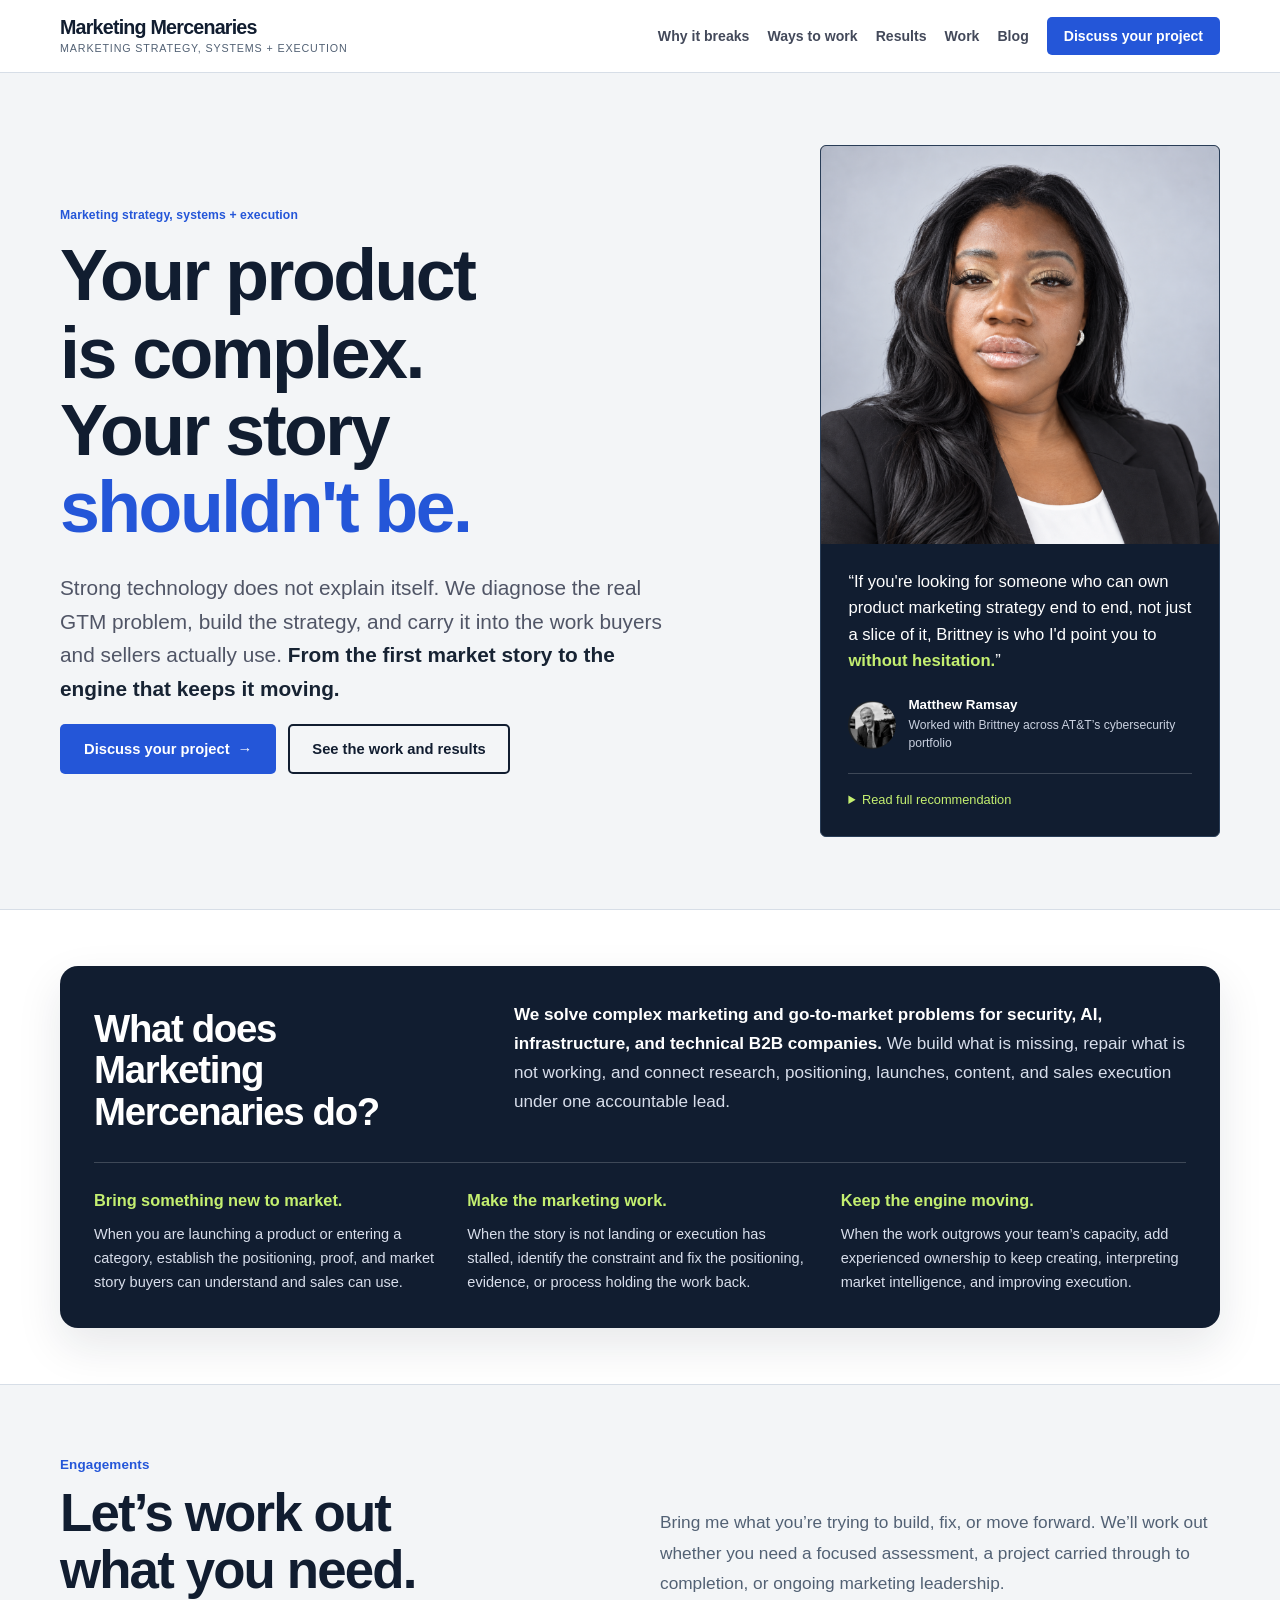
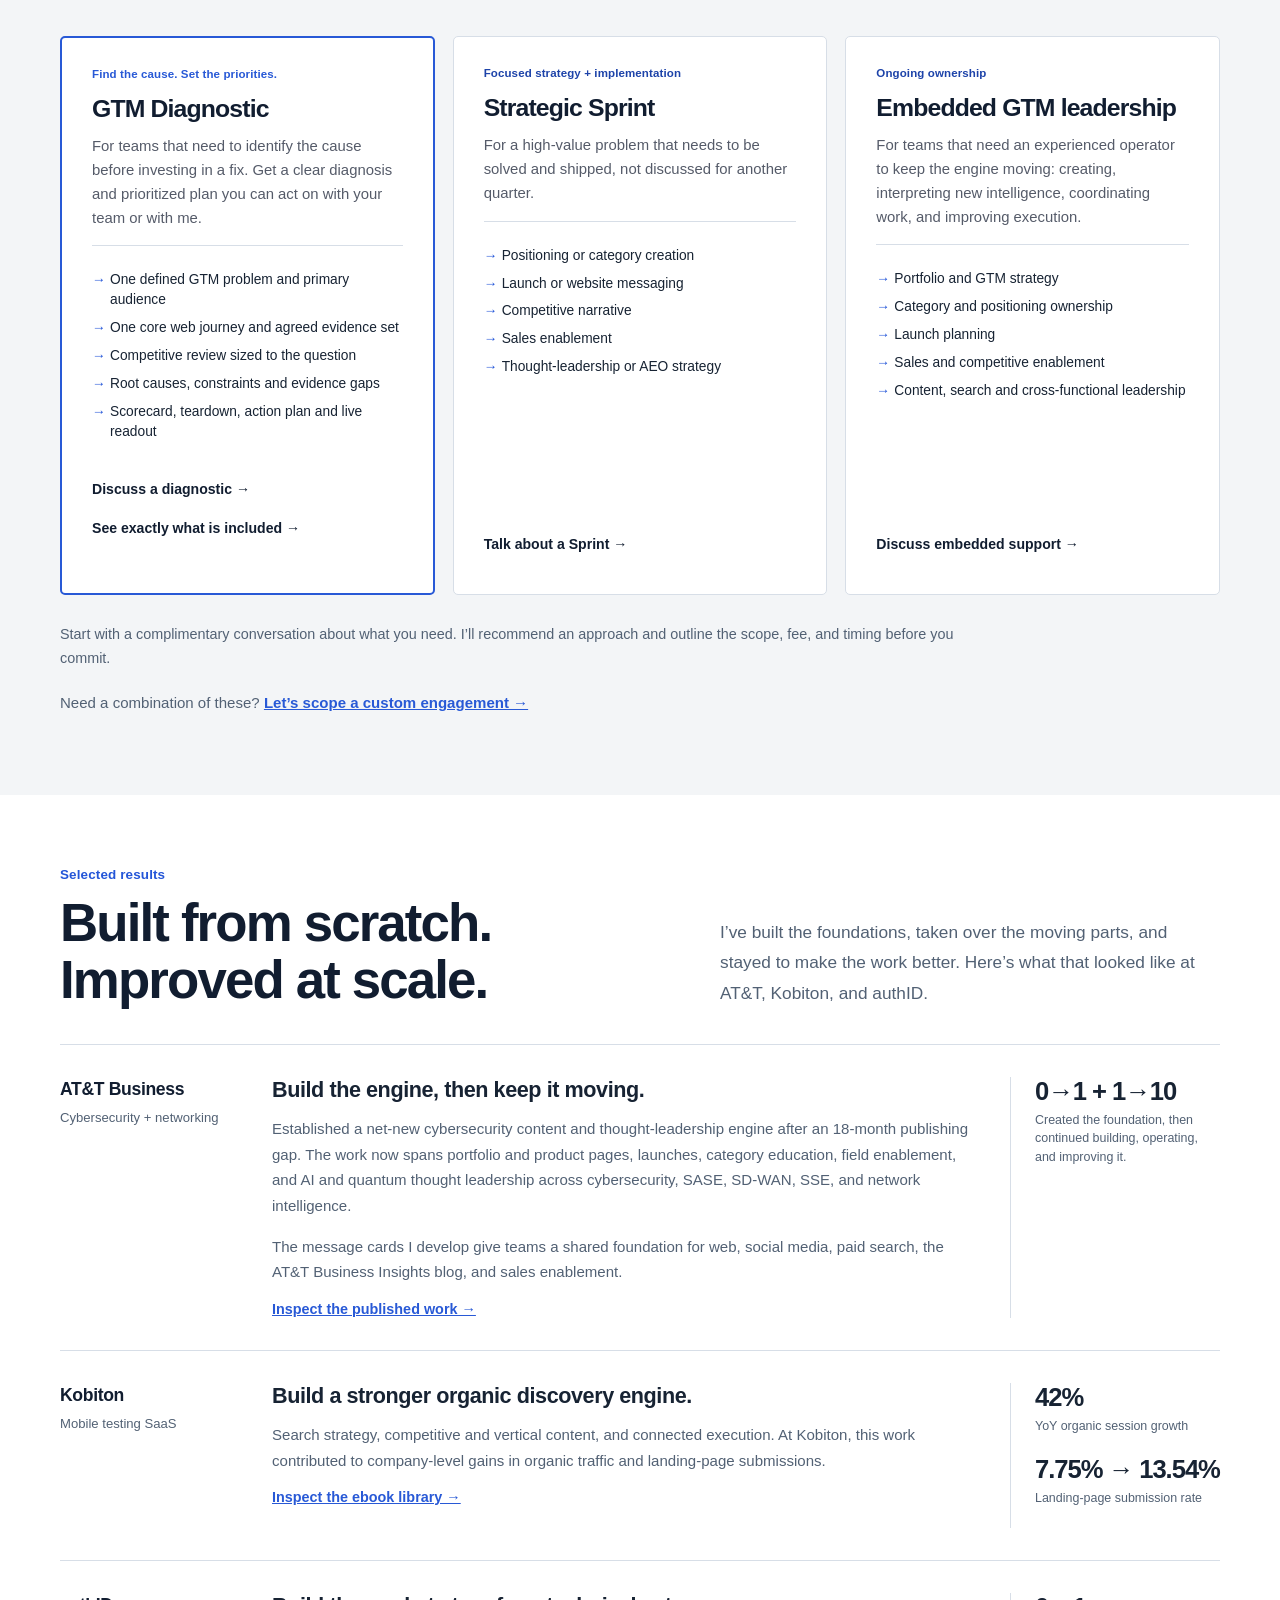
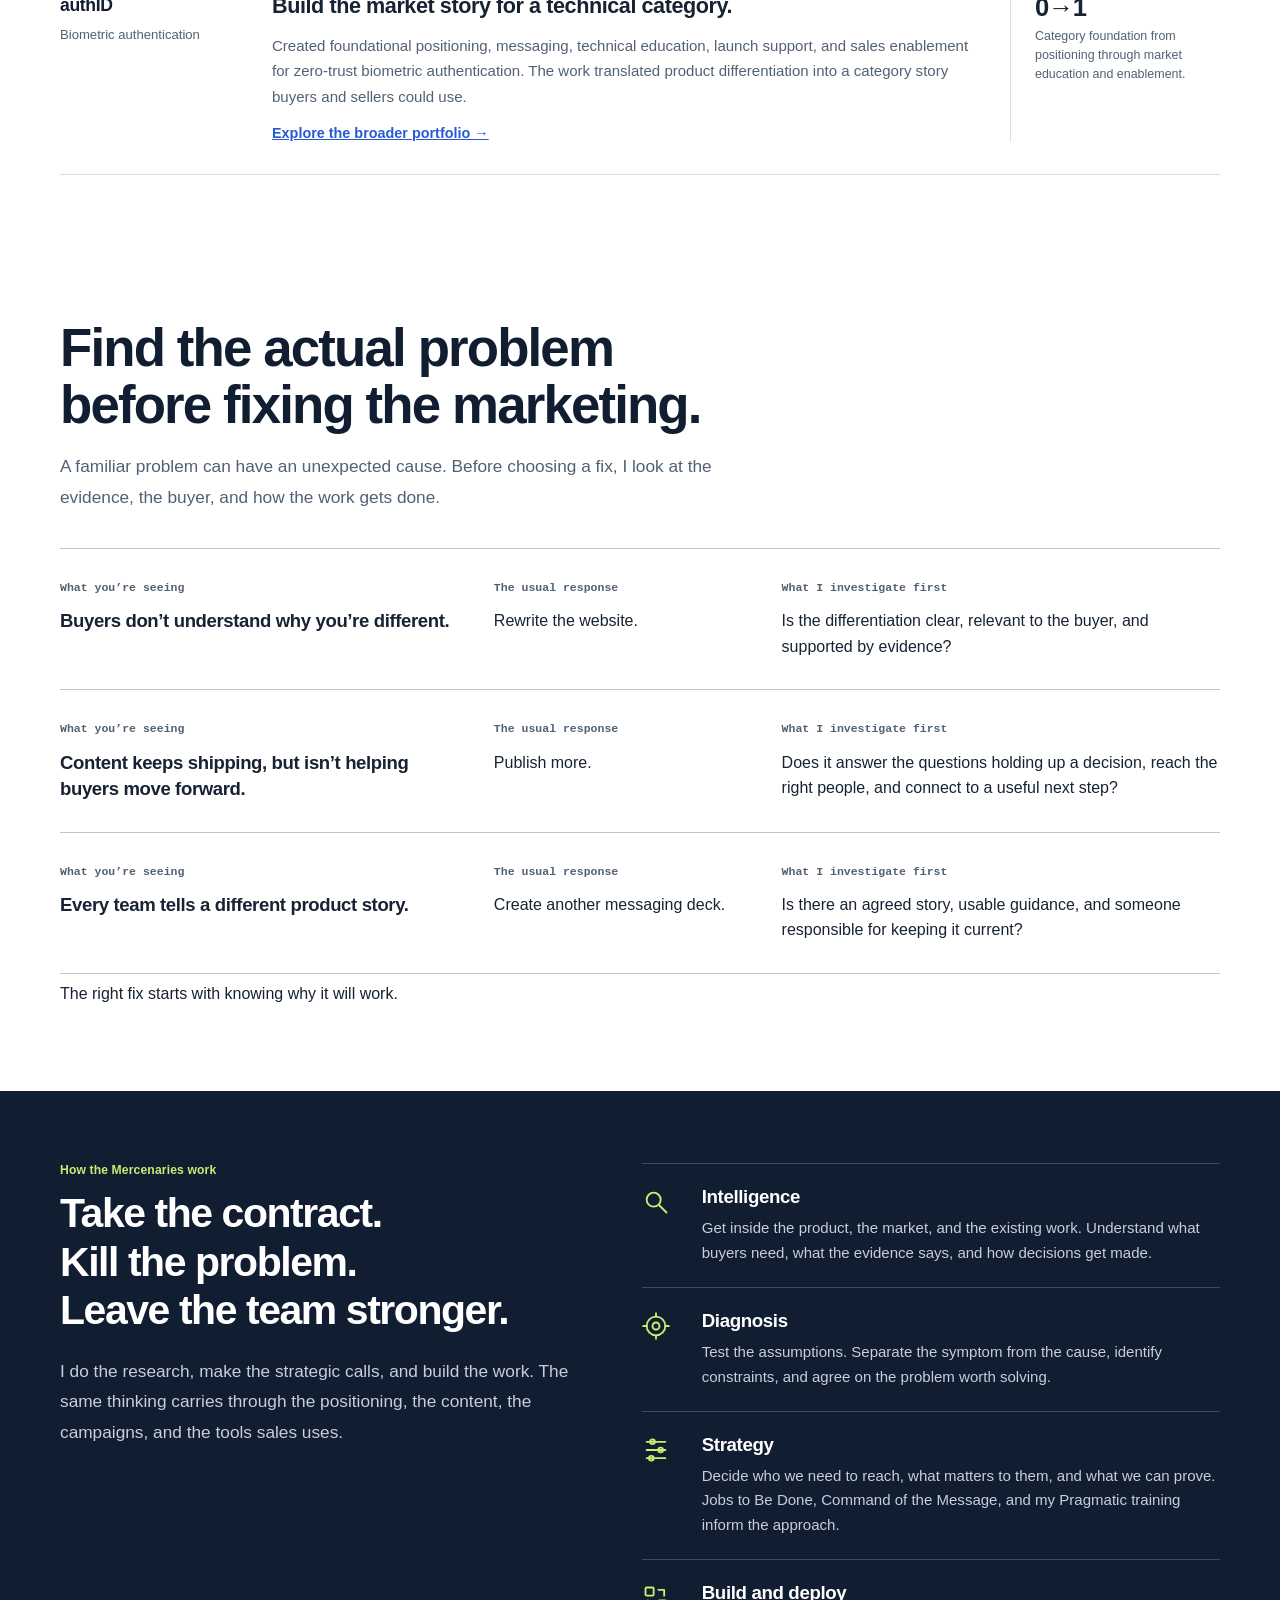
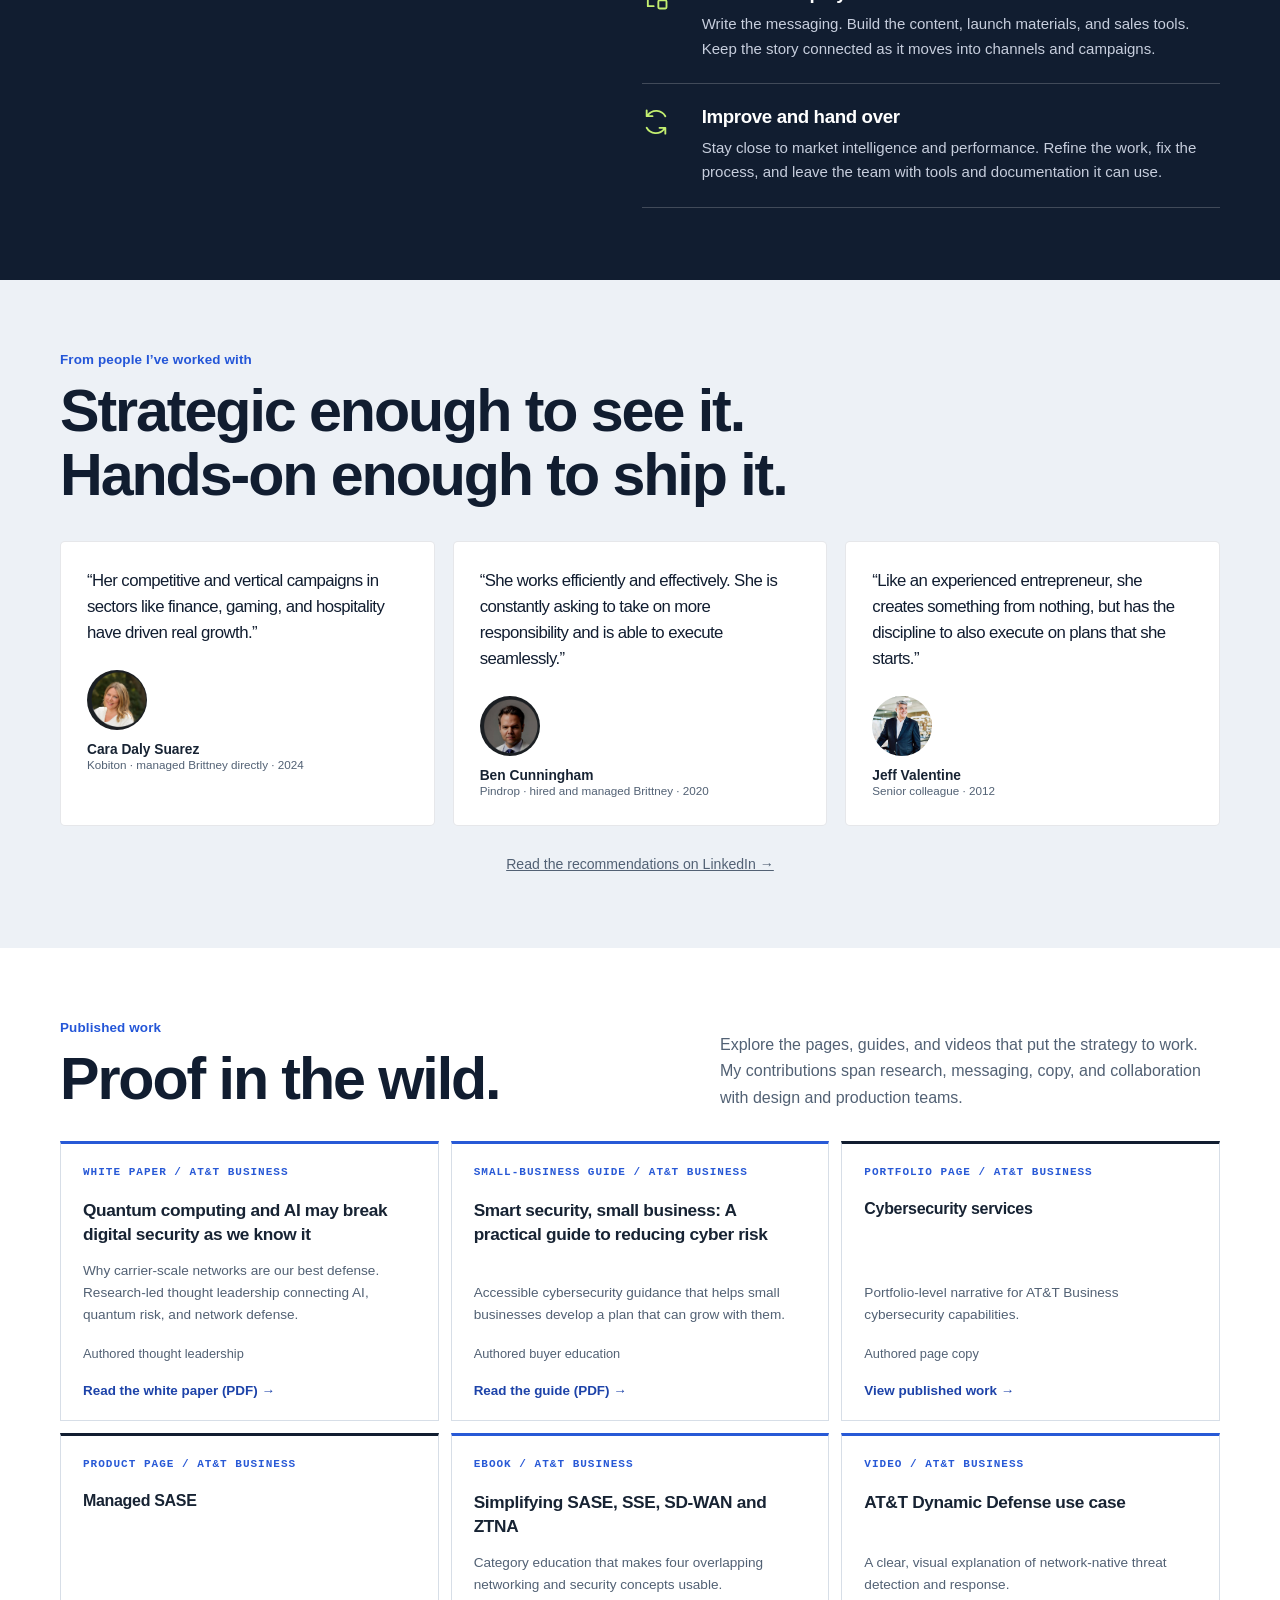
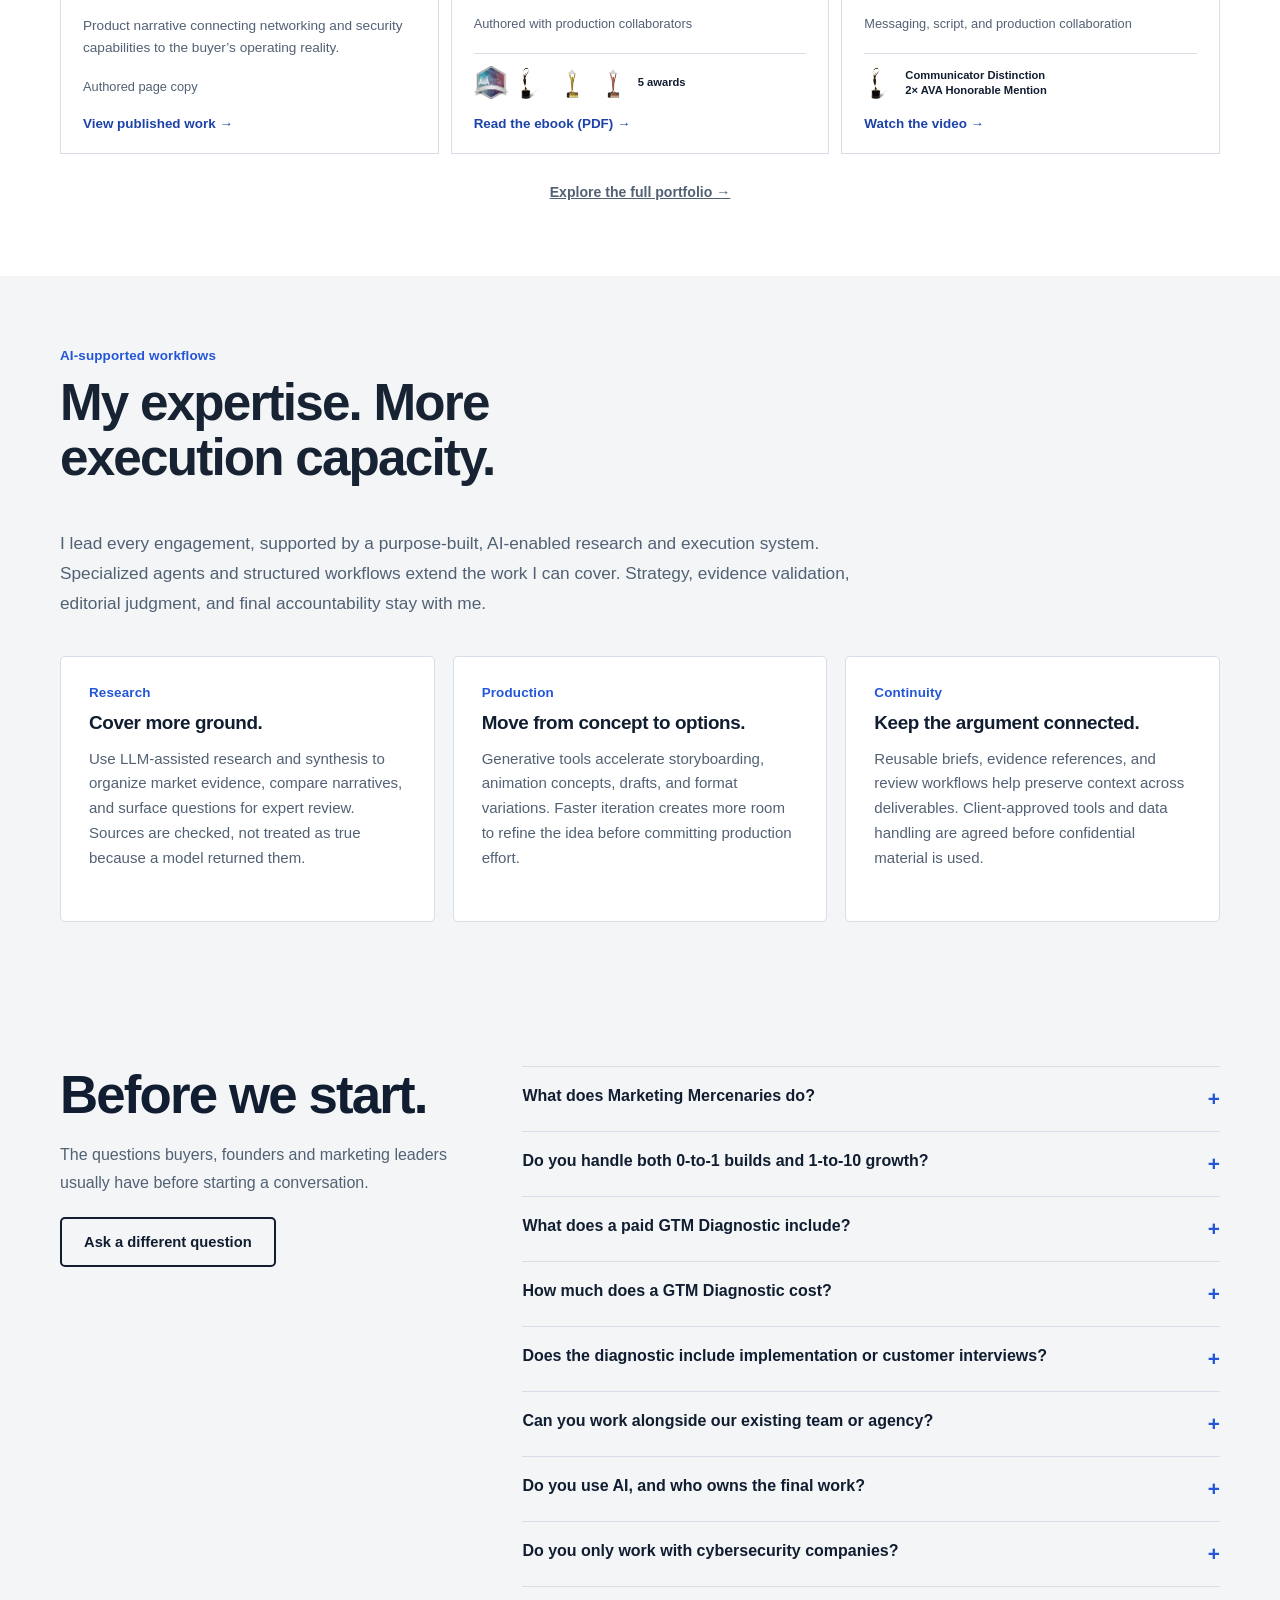
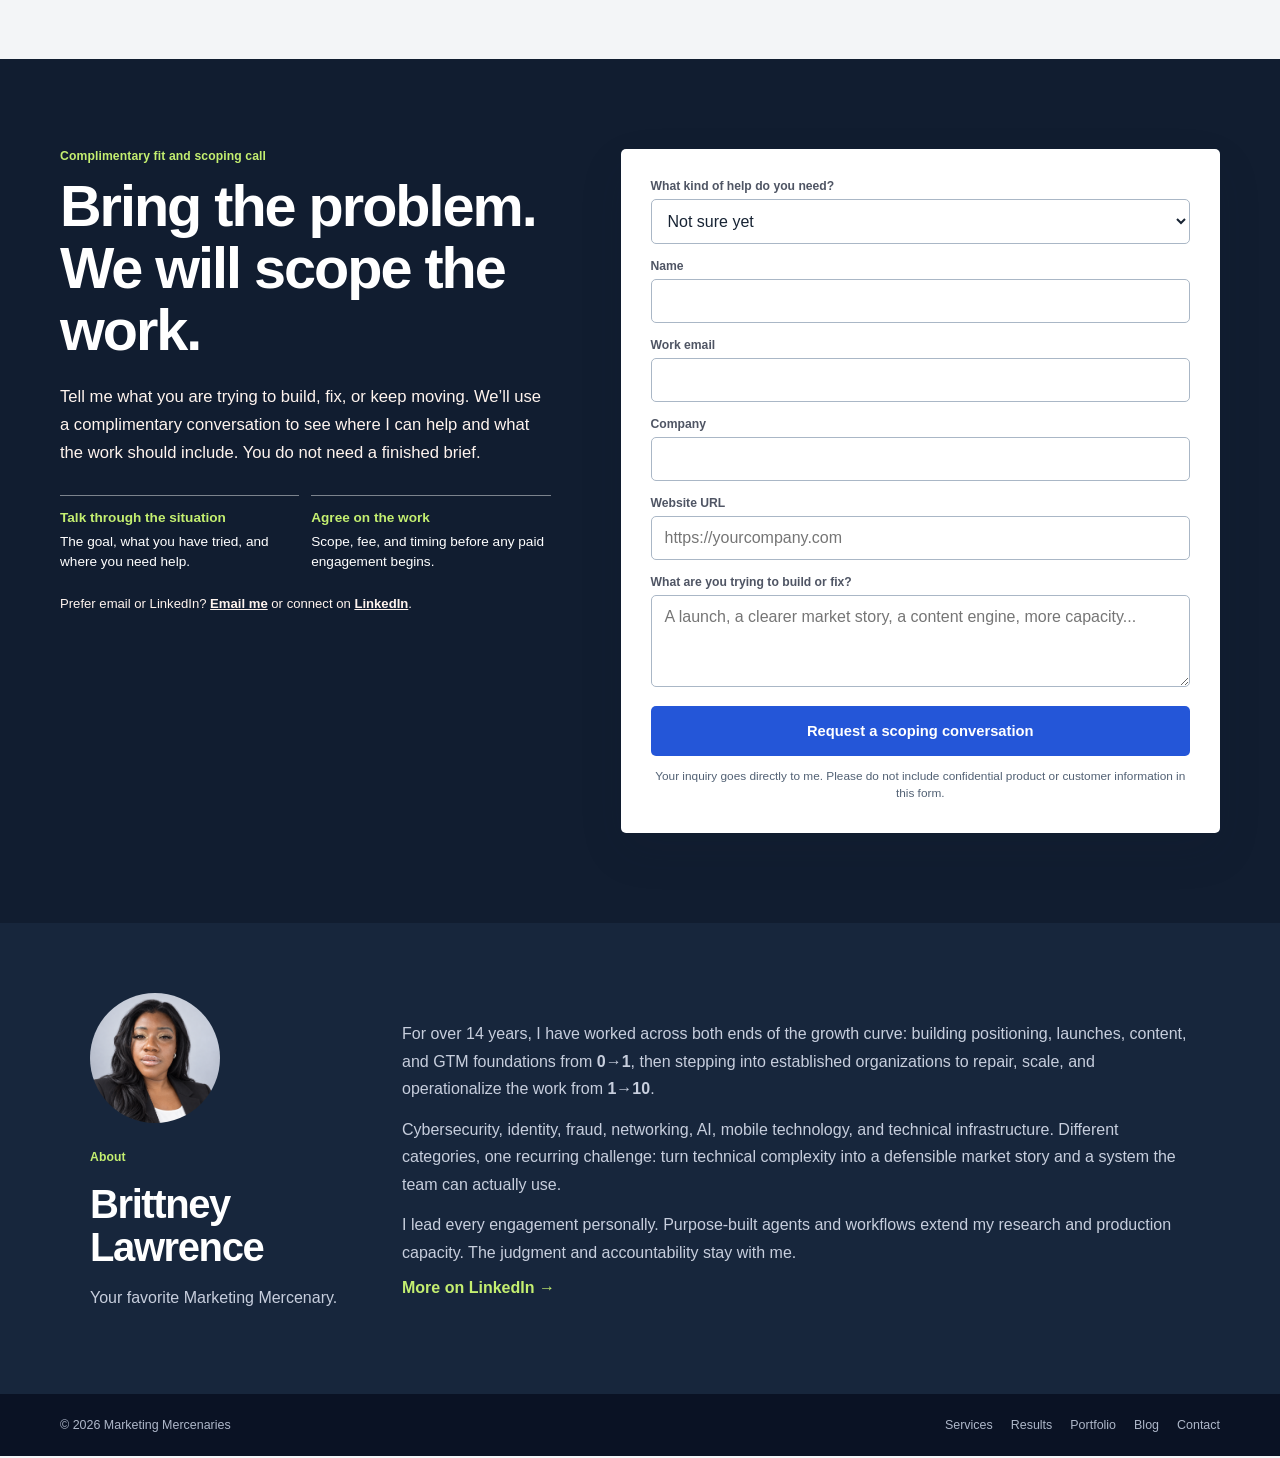
<file: revised/index.html>
<!doctype html>
<html lang="en">
<head>
<meta charset="utf-8">
<meta name="viewport" content="width=device-width,initial-scale=1">
<title>Marketing Strategy &amp; Execution for Security &amp; AI | Marketing Mercenaries</title>
<meta name="description" content="Expert-led marketing strategy and hands-on execution for security, AI and technical B2B companies. Paid diagnostics, strategic sprints and embedded leadership.">
<meta name="robots" content="index,follow,max-image-preview:large,max-snippet:-1,max-video-preview:-1">
<meta name="author" content="Brittney Lawrence">
<meta name="theme-color" content="#101c35">
<link rel="canonical" href="https://themarketingmercenaries.com/">
<meta property="og:type" content="website">
<meta property="og:title" content="Marketing Strategy &amp; Execution for Security &amp; AI | Marketing Mercenaries">
<meta property="og:description" content="Your product is complex. Your story shouldn't be. Expert-led diagnosis, strategy and execution for complex B2B go-to-market problems.">
<meta property="og:url" content="https://themarketingmercenaries.com/"><meta property="og:image" content="https://themarketingmercenaries.com/headshot-brittney-studio.png"><meta property="og:image:alt" content="Brittney Lawrence, founder of Marketing Mercenaries">
<meta name="twitter:card" content="summary">
<meta name="twitter:title" content="Marketing Strategy &amp; Execution for Security &amp; AI | Marketing Mercenaries">
<meta name="twitter:description" content="Your product is complex. Your story shouldn't be. Expert-led diagnosis, strategy and hands-on execution.">
<script type="application/ld+json">{
  "@context": "https://schema.org",
  "@graph": [
    {
      "@type": "ProfessionalService",
      "@id": "https://themarketingmercenaries.com/#organization",
      "name": "Marketing Mercenaries",
      "url": "https://themarketingmercenaries.com/",
      "description": "Expert-led marketing strategy and hands-on execution for security, AI, infrastructure, and technical B2B companies.",
      "founder": {
        "@id": "https://themarketingmercenaries.com/#brittney"
      },
      "hasOfferCatalog": {
        "@type": "OfferCatalog",
        "name": "GTM engagements",
        "itemListElement": [
          {
            "@type": "Offer",
            "itemOffered": {
              "@type": "Service",
              "name": "GTM Diagnostic"
            }
          },
          {
            "@type": "Offer",
            "itemOffered": {
              "@type": "Service",
              "name": "Strategic Sprint"
            }
          },
          {
            "@type": "Offer",
            "itemOffered": {
              "@type": "Service",
              "name": "Embedded GTM leadership"
            }
          }
        ]
      }
    },
    {
      "@type": "Person",
      "@id": "https://themarketingmercenaries.com/#brittney",
      "name": "Brittney Lawrence",
      "jobTitle": "Founder, Marketing Mercenaries",
      "sameAs": [
        "https://linkedin.com/in/brittneynliburd"
      ]
    },
    {
      "@type": "FAQPage",
      "mainEntity": [
        {
          "@type": "Question",
          "name": "What does Marketing Mercenaries do?",
          "acceptedAnswer": {
            "@type": "Answer",
            "text": "We provide marketing strategy and hands-on execution for security, AI, infrastructure, and technical B2B companies. Engagements include paid diagnostics, defined strategic sprints, and embedded leadership. The work connects research, positioning, launches, content, and sales enablement."
          }
        },
        {
          "@type": "Question",
          "name": "Do you handle both 0-to-1 builds and 1-to-10 growth?",
          "acceptedAnswer": {
            "@type": "Answer",
            "text": "Yes. A 0-to-1 engagement builds missing positioning, a category narrative, launch foundations, or a GTM system. A 1-to-10 engagement repairs and scales existing work, strengthens processes, and uses ongoing market intelligence and performance data to guide improvements."
          }
        },
        {
          "@type": "Question",
          "name": "What does a paid GTM Diagnostic include?",
          "acceptedAnswer": {
            "@type": "Answer",
            "text": "The core scope covers one defined GTM problem, a primary audience, one core web journey, an agreed set of existing materials, and a scoped competitive review. You receive a root-cause diagnosis, evidence and constraint map, scorecard, annotated teardown, prioritized action plan, and live readout."
          }
        },
        {
          "@type": "Question",
          "name": "How much does a GTM Diagnostic cost?",
          "acceptedAnswer": {
            "@type": "Answer",
            "text": "Each diagnostic is priced after a complimentary fit and scoping call. The fee and delivery schedule reflect technical complexity, available evidence, stakeholder access, audiences, and business units. Both are agreed before paid work begins."
          }
        },
        {
          "@type": "Question",
          "name": "Does the diagnostic include implementation or customer interviews?",
          "acceptedAnswer": {
            "@type": "Answer",
            "text": "No. New customer research, finished messaging, website copy, campaign creation, and implementation are separately scoped. The diagnostic is useful on its own and does not require a follow-on engagement."
          }
        },
        {
          "@type": "Question",
          "name": "Can you work alongside our existing team or agency?",
          "acceptedAnswer": {
            "@type": "Answer",
            "text": "Yes. Embedded GTM leadership can complement founders, a CMO, product marketing, content, sales, or agency teams. We agree on decision rights, deliverables, collaboration points, and success measures. Fractional product marketing is one way to structure that support."
          }
        },
        {
          "@type": "Question",
          "name": "Do you use AI, and who owns the final work?",
          "acceptedAnswer": {
            "@type": "Answer",
            "text": "Yes. I use AI-assisted research, synthesis, storyboarding, animation concepts, and production workflows where appropriate. I lead the engagement, validate sources and claims, and review final outputs. Client-approved tooling and handling rules are agreed before confidential material is used."
          }
        },
        {
          "@type": "Question",
          "name": "Do you only work with cybersecurity companies?",
          "acceptedAnswer": {
            "@type": "Answer",
            "text": "No. Security is a core specialty, but my experience also spans identity, fraud, mobile testing, networking, AI, and technical infrastructure. Technical complexity and the GTM problem matter more than the category label."
          }
        }
      ]
    }
  ]
}</script>
<style>


:root{
  --navy:#101c35;
  --navy-2:#182644;
  --cream:#fbf5e9;
  --paper:#fffdf8;
  --peach:#f6e3d4;
  --red:#e8502a;
  --red-dark:#b9361c;
  --yellow:#f2c84b;
  --blue:#2859d6;
  --ink:#172033;
  --muted:#626777;
  --line:#d9d3c7;
  --white:#fff;
  --shadow:0 18px 45px rgba(16,28,53,.10);
}
*{box-sizing:border-box}
html{scroll-behavior:smooth;scroll-padding-top:84px}
body{margin:0;background:var(--paper);color:var(--ink);font-family:Arial,Helvetica,sans-serif;-webkit-font-smoothing:antialiased}
body.menu-open{overflow:hidden}
::selection{background:var(--yellow);color:var(--navy)}
a{color:inherit}
img{max-width:100%;display:block}
h1,h2,h3,p{margin-top:0}
h1,h2,.display{font-family:'Fraunces',Georgia,serif;letter-spacing:-.025em;line-height:1.02}
h3{line-height:1.18}
.wrap{width:min(1160px,calc(100% - 48px));margin-inline:auto}
.narrow{max-width:780px}
.eyebrow{font-size:.76rem;font-weight:700;letter-spacing:.12em;text-transform:uppercase;color:var(--red)}
.section-intro{max-width:720px;font-size:1.08rem;line-height:1.75;color:var(--muted);margin:18px 0 34px}
.section-intro strong{color:var(--ink)}
.section-kicker{font-size:.84rem;font-weight:700;letter-spacing:.08em;text-transform:uppercase;color:var(--red);margin-bottom:12px}
section{padding-block:88px}

.topbar{position:sticky;top:0;z-index:50;background:rgba(255,253,248,.96);backdrop-filter:blur(10px);border-bottom:1px solid var(--line)}
.topbar-inner{min-height:72px;display:flex;align-items:center;justify-content:space-between;gap:24px}
.brand{text-decoration:none;line-height:1}
.brand-name{font-family:'Fraunces',Georgia,serif;font-size:1.32rem;font-weight:750;color:var(--navy)}
.brand-tag{font-size:.67rem;letter-spacing:.08em;text-transform:uppercase;color:var(--muted);margin-top:5px}
.nav-links{display:flex;align-items:center;gap:24px;font-size:.88rem;font-weight:600}
.nav-links a{text-decoration:none;color:#43495a}
.nav-links a:hover{color:var(--red-dark)}
.nav-links .nav-cta{background:var(--red);color:#fff;padding:11px 17px;border-radius:999px}
.nav-links .nav-cta:hover{background:var(--red-dark);color:#fff}
.navtoggle{display:none;background:none;border:0;padding:8px;cursor:pointer}
.navtoggle span{display:block;width:24px;height:2px;background:var(--navy);margin:5px}

.hero{background:var(--cream);overflow:hidden;border-bottom:1px solid var(--line)}
.hero-grid{min-height:650px;display:grid;grid-template-columns:minmax(0,1.28fr) minmax(300px,.72fr);gap:64px;align-items:center;padding-block:76px;position:relative}
.hero-grid:before{content:'';position:absolute;width:480px;height:480px;border-radius:50%;background:var(--yellow);right:-210px;top:-230px;opacity:.78}
.hero-copy{position:relative;z-index:1}
.hero h1{font-size:clamp(3rem,6.7vw,5.8rem);max-width:12.5ch;color:var(--navy);margin:15px 0 24px}
.hero h1 em{font-style:normal;color:var(--red)}
.hero-sub{font-size:clamp(1.08rem,1.8vw,1.3rem);line-height:1.62;color:#505566;max-width:620px;margin-bottom:18px}
.hero-sub strong{color:var(--ink)}
.hero-note{font-size:.94rem;line-height:1.65;color:var(--muted);max-width:610px;margin-bottom:30px}
.actions{display:flex;flex-wrap:wrap;gap:12px;align-items:center}
.btn{display:inline-flex;align-items:center;justify-content:center;gap:8px;min-height:50px;padding:13px 22px;border:2px solid transparent;border-radius:999px;text-decoration:none;font-weight:700;font-size:.92rem;transition:.18s ease;cursor:pointer;font-family:inherit}
.btn:hover{transform:translateY(-2px)}
.btn-primary{background:var(--red);color:#fff;box-shadow:0 9px 22px rgba(232,80,42,.22)}
.btn-primary:hover{background:var(--red-dark)}
.btn-secondary{border-color:var(--navy);color:var(--navy);background:transparent}
.btn-light{background:#fff;color:var(--navy)}
.hero-card{position:relative;z-index:1;background:var(--navy);color:#fff;border-radius:22px;overflow:hidden;box-shadow:var(--shadow);transform:rotate(1.5deg)}
.hero-photo{aspect-ratio:4/3;background:var(--peach);overflow:hidden}
.hero-photo img{width:100%;height:100%;object-fit:cover;object-position:top center}
.hero-card-copy{padding:25px 27px 27px}
.hero-card-copy .quote-mark{font-family:'Fraunces',serif;font-size:3rem;color:var(--yellow);line-height:.65}
.hero-card-copy p{font-size:1rem;line-height:1.55;margin:8px 0 16px}
.hero-card-copy span{font-size:.78rem;color:#c9d0df}

.answer{background:var(--paper);padding-block:56px;border-bottom:1px solid var(--line)}
.answer-grid{background:var(--navy);color:#fff;border-radius:18px;padding:34px;box-shadow:var(--shadow)}
.answer-copy{display:grid;grid-template-columns:minmax(230px,.72fr) minmax(0,1.28fr);gap:42px;align-items:start}
.answer h2{font-size:clamp(1.85rem,3vw,2.7rem);max-width:15ch;color:#fff;margin:8px 0 0}
.answer-copy>p{font-size:1.07rem;line-height:1.7;color:#d8deeb;max-width:720px;margin:0}
.answer-copy>p strong{color:#fff}

.problem{background:var(--paper)}
.problem h2,.offers h2,.results h2,.faq h2,.about h2{font-size:clamp(2.35rem,5vw,4.1rem);max-width:17ch;color:var(--navy);margin:0}
.failure-grid{display:grid;grid-template-columns:repeat(3,1fr);gap:18px;margin-top:38px}
.failure-card{background:#fff;border:1px solid var(--line);border-radius:14px;padding:28px;position:relative}
.failure-card .number{font-family:'Fraunces',serif;font-size:2.2rem;color:var(--red);margin-bottom:42px}
.failure-card h3{font-size:1.18rem;color:var(--navy);margin-bottom:12px}
.failure-card p{font-size:.94rem;line-height:1.65;color:var(--muted);margin:0}
.failure-card .cost{display:block;margin-top:18px;padding-top:16px;border-top:1px solid var(--line);font-size:.82rem;font-weight:700;color:var(--red-dark)}

.difference{background:var(--navy);color:#fff}
.difference-grid{display:grid;grid-template-columns:.78fr 1.22fr;gap:70px;align-items:start}
.difference h2{font-size:clamp(2.4rem,5vw,4.15rem);margin:12px 0 22px;max-width:11ch}
.difference .section-intro{color:#c7cedd;margin-bottom:0}
.system{display:grid;gap:0;border-top:1px solid rgba(255,255,255,.2)}
.system-step{display:grid;grid-template-columns:64px 1fr;gap:20px;padding:28px 0;border-bottom:1px solid rgba(255,255,255,.2)}
.system-step .step-no{font-family:'Fraunces',serif;font-size:1.75rem;color:var(--yellow)}
.system-step h3{font-size:1.17rem;margin:0 0 8px;color:#fff}
.system-step p{font-size:.94rem;line-height:1.62;color:#c7cedd;margin:0}

.offers{background:var(--cream)}
.offer-intro{display:flex;justify-content:space-between;gap:40px;align-items:end;margin-bottom:38px}
.offer-intro .section-intro{margin:0;max-width:560px}
.offer-grid{display:grid;grid-template-columns:repeat(3,1fr);gap:18px}
.offer-card{background:#fff;border:1px solid var(--line);border-radius:16px;padding:30px;display:flex;flex-direction:column;min-height:430px}
.offer-card.featured{background:var(--yellow);border-color:var(--navy);box-shadow:8px 8px 0 var(--navy);transform:translateY(-7px)}
.offer-tag{font-size:.72rem;font-weight:700;letter-spacing:.1em;text-transform:uppercase;color:var(--red-dark)}
.offer-card h3{font-family:'Fraunces',serif;font-size:1.75rem;color:var(--navy);margin:14px 0 12px}
.offer-card>p{font-size:.93rem;line-height:1.6;color:#555b69}
.offer-card ul{padding:16px 0 20px;margin:0;list-style:none;border-top:1px solid var(--line);flex:1}
.offer-card li{font-size:.86rem;line-height:1.45;margin:8px 0;padding-left:18px;position:relative}
.offer-card li:before{content:'→';position:absolute;left:0;color:var(--red);font-weight:700}
.offer-card a{font-size:.88rem;font-weight:700;color:var(--navy);text-decoration:none}

.results{background:var(--paper)}
.results-head{display:flex;align-items:end;justify-content:space-between;gap:30px;margin-bottom:36px}
.results-head .section-intro{margin:0;max-width:500px}
.case-grid{display:grid;grid-template-columns:repeat(12,1fr);gap:18px}
.case-card{grid-column:span 4;background:#fff;border:1px solid var(--line);border-radius:14px;padding:27px;min-height:285px;display:flex;flex-direction:column}
.case-card:nth-child(1),.case-card:nth-child(2){grid-column:span 6}
.case-client{font-size:.72rem;font-weight:700;letter-spacing:.08em;text-transform:uppercase;color:var(--blue)}
.case-stat{font-family:'Fraunces',serif;font-size:clamp(2.4rem,4vw,3.6rem);color:var(--navy);line-height:1;margin:23px 0 5px}
.case-label{font-size:.83rem;font-weight:700;color:var(--red-dark);margin-bottom:22px}
.case-context{font-size:.9rem;line-height:1.62;color:var(--muted);margin-top:auto;padding-top:18px;border-top:1px solid var(--line)}

.testimonials{background:var(--peach)}
.testimonials h2{font-size:clamp(2.2rem,4.7vw,3.7rem);color:var(--navy);margin-bottom:34px}
.quote-grid{display:grid;grid-template-columns:repeat(3,1fr);gap:18px}
.quote{background:var(--paper);border-radius:14px;padding:26px;border:1px solid rgba(16,28,53,.1)}
.quote p{font-family:'Fraunces',serif;font-size:1.05rem;line-height:1.55;color:var(--navy);margin-bottom:24px}
.quote-meta{display:flex;gap:12px;align-items:center}
.quote-avatar{width:44px;height:44px;border-radius:50%;overflow:hidden;background:var(--yellow);flex:0 0 auto}
.quote-avatar img{width:100%;height:100%;object-fit:cover}
.quote-who{font-weight:700;font-size:.86rem}
.quote-role{font-size:.73rem;line-height:1.4;color:var(--muted)}

.work{background:var(--paper)}
.work-head{display:flex;align-items:end;justify-content:space-between;gap:30px;margin-bottom:30px}
.work h2{font-size:clamp(2.2rem,4.7vw,3.7rem);color:var(--navy);margin:0}
.work-head p{max-width:500px;color:var(--muted);line-height:1.65;margin:0}
.work-grid{display:grid;grid-template-columns:repeat(3,1fr);gap:12px}
.work-card{border-top:4px solid var(--red);background:var(--cream);padding:22px;min-height:175px;display:flex;flex-direction:column}
.work-type{font-size:.69rem;text-transform:uppercase;letter-spacing:.09em;font-weight:700;color:var(--blue)}
.work-title{font-size:1rem;font-weight:700;line-height:1.4;margin:14px 0;flex:1}
.work-card a{font-size:.84rem;font-weight:700;color:var(--red-dark);text-decoration:none}
.recognition{max-width:800px;margin:28px auto 0;text-align:center;color:var(--muted);font-size:.88rem;line-height:1.55}

.faq{background:var(--cream)}
.faq-grid{display:grid;grid-template-columns:.72fr 1.28fr;gap:70px;align-items:start}
.faq-copy{position:sticky;top:110px}
.faq-copy .section-intro{font-size:1rem;margin-bottom:20px}
.faq-list{border-top:1px solid var(--line)}
.faq-item{border-bottom:1px solid var(--line);padding:20px 0}
.faq-item summary{cursor:pointer;list-style:none;display:flex;justify-content:space-between;gap:20px;font-weight:700;color:var(--navy)}
.faq-item summary::-webkit-details-marker{display:none}
.faq-item summary:after{content:'+';color:var(--red);font-size:1.3rem}
.faq-item[open] summary:after{content:'−'}
.faq-item p{font-size:.93rem;line-height:1.68;color:var(--muted);margin:14px 32px 0 0}

.contact{background:var(--red);color:#fff;padding-block:90px}
.contact-grid{display:grid;grid-template-columns:.9fr 1.1fr;gap:70px;align-items:start}
.contact .eyebrow{color:var(--yellow)}
.contact h2{font-size:clamp(2.5rem,5vw,4.2rem);max-width:12ch;margin:12px 0 22px}
.contact-copy>p{font-size:1.04rem;line-height:1.68;color:#fff4ee;max-width:520px}
.deliverables{display:grid;grid-template-columns:1fr 1fr;gap:12px;margin-top:28px}
.deliverable{border-top:1px solid rgba(255,255,255,.45);padding-top:12px;font-size:.85rem;line-height:1.45}
.deliverable strong{display:block;color:var(--yellow);margin-bottom:4px}
.growth-form{background:var(--paper);color:var(--ink);border-radius:18px;padding:30px;box-shadow:var(--shadow)}
.form-row{margin-bottom:15px}
.growth-form label{display:block;font-size:.76rem;font-weight:700;margin-bottom:6px;color:#4f5564}
.growth-form input,.growth-form textarea{width:100%;border:1px solid #cfc8bb;border-radius:8px;background:#fff;padding:12px 13px;font:inherit;color:var(--ink)}
.growth-form input:focus,.growth-form textarea:focus{outline:3px solid rgba(40,89,214,.2);border-color:var(--blue)}
.growth-form textarea{min-height:92px;resize:vertical}
.growth-form .btn{width:100%;border:0}
.form-promise{font-size:.76rem;line-height:1.5;color:var(--muted);text-align:center;margin:12px 0 0}
.contact-alt{font-size:.82rem!important;margin-top:22px!important}
.contact-alt a{font-weight:700}

.about{background:var(--navy);color:#fff;padding-block:70px}
.about-grid{display:grid;grid-template-columns:180px 1fr;gap:42px;align-items:center;max-width:900px}
.about-photo{width:180px;height:180px;border-radius:50%;overflow:hidden;background:var(--peach);border:5px solid var(--yellow)}
.about-photo img{width:100%;height:100%;object-fit:cover;object-position:top center}
.about h2{color:#fff;font-size:clamp(2rem,4vw,3rem);margin-bottom:14px}
.about p{color:#c7cedd;line-height:1.72;margin-bottom:13px}
.about a{color:var(--yellow);font-weight:700;text-decoration:none}

footer{background:#0a1224;color:#aeb7c9;padding-block:24px;font-size:.78rem}
.footer-inner{display:flex;justify-content:space-between;align-items:center;gap:20px;flex-wrap:wrap}
.footer-links{display:flex;gap:18px;flex-wrap:wrap}
.footer-links a{text-decoration:none}

@media(max-width:920px){
  .navtoggle{display:block}
  .nav-links{display:none;position:absolute;left:0;right:0;top:72px;background:var(--paper);padding:18px 24px 24px;flex-direction:column;align-items:stretch;border-bottom:1px solid var(--line);box-shadow:0 16px 24px rgba(16,28,53,.08)}
  .nav-links.open{display:flex}
  .nav-links a{padding:7px 0}
  .nav-links .nav-cta{text-align:center;padding:12px}
  .hero-grid{grid-template-columns:1fr;min-height:auto;gap:40px;padding-block:60px}
  .hero-card{max-width:470px;transform:none}
  .failure-grid,.offer-grid,.quote-grid{grid-template-columns:1fr}
  .offer-card{min-height:0}
  .offer-card.featured{transform:none;box-shadow:6px 6px 0 var(--navy)}
  .difference-grid,.faq-grid,.contact-grid{grid-template-columns:1fr;gap:42px}
  .answer-copy{grid-template-columns:1fr;gap:20px}
  .faq-copy{position:static}
  .case-card,.case-card:nth-child(1),.case-card:nth-child(2){grid-column:span 6}
  .work-grid{grid-template-columns:repeat(2,1fr)}
}
@media(max-width:620px){
  .wrap{width:min(100% - 32px,1160px)}
  section{padding-block:64px}
  .brand-tag{display:none}
  .hero-grid{padding-block:50px}
  .hero h1{font-size:clamp(2.75rem,14vw,4rem)}
  .hero-card{max-width:100%}
  .offer-intro,.results-head,.work-head{display:block}
  .offer-intro .section-intro,.results-head .section-intro,.work-head p{margin-top:18px}
  .case-card,.case-card:nth-child(1),.case-card:nth-child(2){grid-column:1/-1}
  .work-grid{grid-template-columns:1fr}
  .deliverables{grid-template-columns:1fr}
  .about-grid{grid-template-columns:1fr;gap:24px}
  .about-photo{width:130px;height:130px}
  .contact h2{max-width:15ch}
}
@media(prefers-reduced-motion:reduce){html{scroll-behavior:auto}.btn{transition:none}}

/* Technical, pale-gray visual system */
:root{--cream:#f3f5f7;--paper:#fff;--peach:#edf1f6;--red:#2456d8;--red-dark:#1d43a9;--yellow:#c4ef70;--navy:#111d30;--navy-2:#1b2c44;--line:#d7dee7;--ink:#172333;--muted:#526174}
body{background:var(--cream)}
h1,h2,h3,.display,.brand-name,.proof-num,.step-no,.case-stat,.offer-card h3,.quote p,.failure-card .number{font-family:Arial,Helvetica,sans-serif;letter-spacing:-.035em}
h1,h2{line-height:1.08;text-wrap:balance}h3{letter-spacing:-.02em}
.topbar{background:rgba(255,255,255,.97)}.nav-links{gap:18px}.brand-name{font-size:1.23rem;letter-spacing:-.04em}
.eyebrow,.section-kicker,.work-type,.case-client,.offer-tag,.step-no{font-family:ui-monospace,SFMono-Regular,Consolas,monospace}
.hero-grid{min-height:0;padding-block:72px;gap:50px}.hero-grid:before{display:none}.hero h1{font-size:clamp(2.8rem,5.6vw,4.8rem);max-width:13ch}
.hero-card{transform:none;border-radius:6px;box-shadow:none;border:1px solid #293d57}.hero-photo{aspect-ratio:5/4;background:#1b2c44}.portrait-fallback{height:100%;padding:32px;display:flex;flex-direction:column;justify-content:space-between;color:#c4ef70;background:linear-gradient(90deg,transparent 97%,#ffffff0a 97%),linear-gradient(0deg,transparent 97%,#ffffff0a 97%);background-size:32px 32px}.portrait-fallback span{font:11px ui-monospace,monospace;letter-spacing:.09em}.portrait-fallback strong{color:#fff;font-size:2.2rem;line-height:1.12;letter-spacing:-.04em}[hidden]{display:none!important}
.btn,.nav-links .nav-cta,.offer-card,.failure-card,.quote,.growth-form{border-radius:5px}.btn-primary{box-shadow:none}.btn:hover{transform:none}
section{padding-block:72px}.hero{padding-block:0}.problem h2,.offers h2,.results h2,.faq h2{font-size:clamp(2.1rem,4.2vw,3.3rem);max-width:22ch}
.failure-card .number{font:12px ui-monospace,monospace;margin-bottom:26px;letter-spacing:.03em}.problem-bridge{font-size:1rem;border-left-width:3px}
.difference h2{font-size:clamp(2.1rem,4.1vw,3.4rem);max-width:15ch}.difference .eyebrow{color:var(--yellow)}.method-close{font-size:1.4rem;line-height:1.5;margin-top:32px;font-weight:700}.system-step{padding:22px 0;grid-template-columns:40px 1fr}
.offer-card.featured{background:#fff;border:2px solid var(--blue);box-shadow:none;transform:none}.offer-card.featured .offer-tag{color:var(--blue)}.offer-card h3{font-size:1.55rem}.scope-note{line-height:1.65;color:var(--muted);font-size:.9rem;margin:28px 0 0;max-width:900px}
.result-ledger{border-top:1px solid var(--line)}.result-row{display:grid;grid-template-columns:180px minmax(0,1fr) 210px;gap:32px;padding:32px 0;border-bottom:1px solid var(--line)}.result-row h3{font-size:1.35rem;margin:0 0 14px}.result-row p{font-size:.94rem;line-height:1.7;color:var(--muted)}.result-row a{color:var(--blue);font-size:.9rem;font-weight:700}.result-evidence{border-left:1px solid var(--line);padding-left:24px}.result-evidence strong{display:block;font-size:1.6rem;letter-spacing:-.04em;margin-bottom:5px}.result-evidence span{display:block;color:var(--muted);font-size:.78rem;line-height:1.5;margin-bottom:20px}.case-client{line-height:1.7}
.work-card{border:1px solid var(--line);border-top:3px solid var(--navy);background:#fff;min-height:230px}.contribution{font-size:.8rem;color:var(--muted);line-height:1.5;margin:0 0 20px}.work-title{margin-top:20px}.work-awards{display:flex;align-items:center;gap:7px;min-height:40px;margin:0 0 16px;padding-top:12px;border-top:1px solid var(--line)}.work-awards img{width:34px;height:34px;object-fit:contain}.work-awards span{font-size:.7rem;line-height:1.3;font-weight:700;color:var(--navy)}
.ai-system{background:var(--cream)}.ai-system h2{font-size:clamp(2rem,4vw,3.3rem);max-width:22ch}.ai-system .section-intro{max-width:850px}
.contact{background:var(--navy)}.contact h2{font-size:clamp(2.3rem,4.5vw,3.6rem);max-width:17ch}.growth-form select{width:100%;padding:12px;border:1px solid #aab7c6;border-radius:5px;background:#fff;font:inherit;color:var(--ink)}.growth-form input,.growth-form textarea{border-color:#aab7c6;border-radius:5px}
.about{background:#17263c}.about-grid{grid-template-columns:270px 1fr;max-width:1100px}.about-label h2{font-size:2.5rem;margin-top:18px}.about-label .eyebrow{color:var(--yellow)}
a:focus-visible,button:focus-visible,summary:focus-visible,input:focus-visible,select:focus-visible,textarea:focus-visible{outline:3px solid #397aff;outline-offset:4px}
.skip-link{position:absolute;left:16px;top:-100px;z-index:100;background:#fff;color:#111;padding:15px}.skip-link:focus{top:10px}
@media(max-width:1000px){.nav-links{gap:10px;font-size:.78rem}}
@media(max-width:920px){.hero-grid{gap:32px}.result-row{grid-template-columns:140px 1fr}.result-evidence{grid-column:2;border-left:0;border-top:1px solid var(--line);padding:18px 0 0}.offer-card.featured{box-shadow:none}.hero-card{max-width:430px}.about-grid{grid-template-columns:1fr}}
@media(max-width:620px){section{padding-block:48px}.hero{padding-block:0}.hero-grid{padding-block:42px}.wrap{width:calc(100% - 36px)}.hero h1{font-size:2.85rem}.hero-note{font-size:.87rem}.result-row{grid-template-columns:1fr;gap:18px}.result-evidence{grid-column:1}.system-step{gap:12px}.brand-tag{font-size:.6rem}.growth-form{padding:22px}.contact-grid{gap:28px}.hero-card{width:100%}.hero-photo{aspect-ratio:2/1}.portrait-fallback{padding:22px}.portrait-fallback strong{font-size:1.6rem}.result-evidence strong{font-size:1.8rem}}

/* Supplied portraits and recognition assets */
.hero-photo{aspect-ratio:1/1;background:#1b2024}.hero-photo img{object-fit:contain;object-position:center}
.ramsay-byline{display:flex;align-items:center;gap:12px}.ramsay-byline img{width:48px;height:48px;object-fit:cover;border-radius:50%;flex:none}
.recommendation-photo{width:60px;height:60px;border-radius:50%;object-fit:cover;margin-bottom:12px}
.about-portrait{width:130px;height:130px;object-fit:contain;border-radius:50%;margin-bottom:24px}
.publication-card{border-top-color:var(--blue)}.work-description{font-size:.85rem;line-height:1.6;color:var(--muted);margin:0 0 18px}.publication-card .work-title{font-size:1.08rem}
@media(max-width:620px){.hero-photo{aspect-ratio:1/1;max-height:330px}.answer-grid{padding:24px}.answer-copy{grid-template-columns:1fr;gap:18px}}

/* Buyer jobs and exact recommendation */
.buyer-jobs{display:grid;grid-template-columns:repeat(3,minmax(0,1fr));gap:28px;margin:30px 0 0;padding-top:26px;border-top:1px solid #ffffff30}
.buyer-jobs>div{min-width:0}
.buyer-jobs dt{font-size:1.02rem;line-height:1.4;font-weight:700;color:var(--yellow);margin-bottom:10px}
.buyer-jobs dd{font-size:.91rem;line-height:1.65;color:#d8deeb;margin:0}
.hero-card-copy .ramsay-excerpt{margin:0 0 22px}
.hero-card-copy .ramsay-excerpt p{font-size:1.04rem;line-height:1.6;margin:0}
.ramsay-excerpt strong{color:var(--yellow)}
.ramsay-byline strong{display:block;font-size:.84rem;margin-bottom:4px}
.ramsay-byline span{display:block;font-size:.76rem;line-height:1.5}
.full-recommendation{border-top:1px solid #ffffff30;margin-top:20px;padding-top:16px}
.full-recommendation summary{cursor:pointer;color:#c4ef70;font-size:.8rem;line-height:1.5}
.full-recommendation blockquote{margin:16px 0}
.hero-card-copy .full-recommendation p{font-size:.87rem;line-height:1.7}
.hero-card-copy .recommendation-date{font-size:.72rem;color:#c9d0df;margin:14px 0 0}
@media(max-width:920px){.buyer-jobs{grid-template-columns:1fr;gap:22px}.buyer-jobs>div+div{border-top:1px solid #ffffff20;padding-top:22px}}

/* Clear labels, connected proof, and a legible working method. */
.diagnosis-close{display:block;margin-top:.7rem}
.system{list-style:none;margin:0;padding:0}
.step-icon{width:28px;height:28px;color:var(--yellow);margin-top:2px}
.difference-grid{grid-template-columns:1fr 1.1fr;gap:56px}
.difference h2{max-width:none;font-size:clamp(2rem,3.2vw,2.8rem);text-wrap:initial;line-height:1.18}
.failure-card{display:flex;flex-direction:column}
.failure-card .cost{margin-top:auto;padding-top:16px;font-size:.9rem;line-height:1.5;color:var(--ink);font-weight:600}
.failure-card p{margin-bottom:22px}
.case-client{font-family:Arial,Helvetica,sans-serif;text-transform:none;letter-spacing:0;line-height:1.4}
.case-client strong{display:block;font-size:1.1rem;color:var(--navy);margin-bottom:8px;letter-spacing:-.02em}
.case-client span{display:block;font-size:.82rem;color:var(--muted);font-weight:400}
.eyebrow,.section-kicker,.offer-tag{font-family:Arial,Helvetica,sans-serif;text-transform:none;letter-spacing:.01em}
.custom-scope{font-size:.94rem;line-height:1.6;margin:12px 0 0;color:var(--muted)}
.custom-scope a{font-weight:700;color:var(--blue);display:inline-block;padding-block:8px}
.offer-card a{display:inline-block;padding-block:9px;line-height:1.5}
.hero-photo img{object-position:center 35%}
@media(max-width:920px){.difference-grid{grid-template-columns:1fr;gap:36px}}
@media(max-width:620px){.difference h2{font-size:clamp(1.8rem,7vw,2.6rem)}.system-step{gap:14px}.hero .eyebrow{max-width:28ch;line-height:1.5}}

</style>
<link rel="stylesheet" href="assets/edition.css"></head>
<body><a class="skip-link" href="#top">Skip to content</a>

<header class="topbar">
  <div class="wrap topbar-inner">
    <a class="brand" href="#top" aria-label="Marketing Mercenaries home">
      <div class="brand-name">Marketing Mercenaries</div>
      <div class="brand-tag">Marketing strategy, systems + execution</div>
    </a>
    <nav class="nav-links" id="nav-links" aria-label="Primary navigation">
      <a href="#problems">Why it breaks</a>
      <a href="#services">Ways to work</a>
      <a href="#results">Results</a>
      <a href="#work">Work</a>
      <a href="blog.html">Blog</a>
      <a class="nav-cta" href="#contact">Discuss your project</a>
    </nav>
    <button class="navtoggle" type="button" aria-label="Toggle navigation" aria-expanded="false" aria-controls="nav-links"><span></span><span></span><span></span></button>
  </div>
</header>

<main id="top">
  <section class="hero">
    <div class="wrap hero-grid">
      <div class="hero-copy">
        <div class="eyebrow">Marketing strategy, systems + execution</div>
        <h1>Your product is complex. Your story <em>shouldn't be.</em></h1>
        <p class="hero-sub">Strong technology does not explain itself. We diagnose the real GTM problem, build the strategy, and carry it into the work buyers and sellers actually use. <strong>From the first market story to the engine that keeps it moving.</strong></p>
        <div class="actions">
          <a class="btn btn-primary" href="#contact">Discuss your project <span aria-hidden="true">→</span></a>
          <a class="btn btn-secondary" href="#results">See the work and results</a>
        </div>
      </div>
      <aside class="hero-card" aria-label="Client testimonial">
        <div class="hero-photo" data-portrait><img src="headshot-brittney-studio.png" alt="Brittney Lawrence, founder of Marketing Mercenaries" width="1254" height="1254" fetchpriority="high"><div class="portrait-fallback" hidden><span>BRITTNEY LAWRENCE</span><strong>Your favorite<br>Marketing Mercenary.</strong><span>Marketing strategy, systems + execution</span></div></div>
        <div class="hero-card-copy">
          <blockquote class="ramsay-excerpt"><p>“If you're looking for someone who can own product marketing strategy end to end, not just a slice of it, Brittney is who I'd point you to <strong>without hesitation.</strong>”</p></blockquote>
          <div class="ramsay-byline"><img src="headshot-matt.png" alt="Matthew Ramsay" width="48" height="48"><div><strong>Matthew Ramsay</strong><span>Worked with Brittney across AT&amp;T’s cybersecurity portfolio</span></div></div>
          <details class="full-recommendation"><summary>Read full recommendation</summary><blockquote><p>“I've worked with Brittney across AT&amp;T's cybersecurity portfolio and watched her scope grow from auditing an individual product's positioning to leading the work to build and execute broader thought leadership strategy across products. She's a fast starter and gets up to speed on genuinely hard technical territory faster than almost anyone I've worked with; she thinks like a strategist, not just an executor, connecting product positioning, competitive moves, and executive narrative into one coherent story instead of treating them as separate workstreams. She's sharp, she's easy to work with, and she operates at a level well beyond what her title suggests. If you're looking for someone who can own product marketing strategy end to end, not just a slice of it, Brittney is who I'd point you to without hesitation.”</p></blockquote><p class="recommendation-date">September 12, 2026 · Worked together on different teams</p></details>
        </div>
      </aside>
    </div>
  </section>

<section class="answer" aria-labelledby="answer-title">
    <div class="wrap answer-grid">
      <div class="answer-copy">
        <div><h2 id="answer-title">What does Marketing Mercenaries do?</h2></div>
        <p><strong>We solve complex marketing and go-to-market problems for security, AI, infrastructure, and technical B2B companies.</strong> We build what is missing, repair what is not working, and connect research, positioning, launches, content, and sales execution under one accountable lead.</p>
      </div>
      <dl class="buyer-jobs" aria-label="When to bring in Marketing Mercenaries">
        <div><dt>Bring something new to market.</dt><dd>When you are launching a product or entering a category, establish the positioning, proof, and market story buyers can understand and sales can use.</dd></div>
        <div><dt>Make the marketing work.</dt><dd>When the story is not landing or execution has stalled, identify the constraint and fix the positioning, evidence, or process holding the work back.</dd></div>
        <div><dt>Keep the engine moving.</dt><dd>When the work outgrows your team’s capacity, add experienced ownership to keep creating, interpreting market intelligence, and improving execution.</dd></div>
      </dl>
    </div>
  </section>

<section class="offers" id="services">
    <div class="wrap">
      <div class="offer-intro">
        <div><div class="section-kicker">Engagements</div><h2>Let’s work out what you need.</h2></div>
        <p class="section-intro">Bring me what you’re trying to build, fix, or move forward. We’ll work out whether you need a focused assessment, a project carried through to completion, or ongoing marketing leadership.</p>
      </div>
      <div class="offer-grid">
        <article class="offer-card featured">
          <div class="offer-tag">Find the cause. Set the priorities.</div>
          <h3>GTM Diagnostic</h3>
          <p>For teams that need to identify the cause before investing in a fix. Get a clear diagnosis and prioritized plan you can act on with your team or with me.</p>
          <ul>
            <li>One defined GTM problem and primary audience</li><li>One core web journey and agreed evidence set</li><li>Competitive review sized to the question</li><li>Root causes, constraints and evidence gaps</li><li>Scorecard, teardown, action plan and live readout</li>
          </ul>
          <a href="#contact" data-interest="GTM Diagnostic">Discuss a diagnostic →</a><p><a href="gtm-diagnostic.html">See exactly what is included →</a></p>
        </article>
        <article class="offer-card">
          <div class="offer-tag">Focused strategy + implementation</div>
          <h3>Strategic Sprint</h3>
          <p>For a high-value problem that needs to be solved and shipped, not discussed for another quarter.</p>
          <ul>
            <li>Positioning or category creation</li>
            <li>Launch or website messaging</li>
            <li>Competitive narrative</li>
            <li>Sales enablement</li>
            <li>Thought-leadership or AEO strategy</li>
          </ul>
          <a href="#contact" data-interest="Strategic Sprint">Talk about a Sprint →</a>
        </article>
        <article class="offer-card">
          <div class="offer-tag">Ongoing ownership</div>
          <h3>Embedded GTM leadership</h3>
          <p>For teams that need an experienced operator to keep the engine moving: creating, interpreting new intelligence, coordinating work, and improving execution.</p>
          <ul>
            <li>Portfolio and GTM strategy</li>
            <li>Category and positioning ownership</li>
            <li>Launch planning</li>
            <li>Sales and competitive enablement</li>
            <li>Content, search and cross-functional leadership</li>
          </ul>
          <a href="#contact" data-interest="Embedded GTM leadership">Discuss embedded support →</a>
        </article>
      </div><p class="scope-note">Start with a complimentary conversation about what you need. I’ll recommend an approach and outline the scope, fee, and timing before you commit.</p><p class="custom-scope">Need a combination of these? <a href="#contact" data-interest="Custom engagement">Let’s scope a custom engagement →</a></p>
    </div>
  </section>

<section class="results" id="results"><div class="wrap"><div class="results-head"><div><div class="section-kicker">Selected results</div><h2>Built from scratch. Improved at scale.</h2></div><p class="section-intro">I’ve built the foundations, taken over the moving parts, and stayed to make the work better. Here’s what that looked like at AT&amp;T, Kobiton, and authID.</p></div><div class="result-ledger">
<article class="result-row"><div class="case-client"><strong>AT&amp;T Business</strong><span>Cybersecurity + networking</span></div><div><h3>Build the engine, then keep it moving.</h3><p>Established a net-new cybersecurity content and thought-leadership engine after an 18-month publishing gap. The work now spans portfolio and product pages, launches, category education, field enablement, and AI and quantum thought leadership across cybersecurity, SASE, SD-WAN, SSE, and network intelligence.</p><p>The message cards I develop give teams a shared foundation for web, social media, paid search, the AT&amp;T Business Insights blog, and sales enablement.</p><a href="#work">Inspect the published work →</a></div><div class="result-evidence"><strong>0→1 + 1→10</strong><span>Created the foundation, then continued building, operating, and improving it.</span></div></article>
<article class="result-row"><div class="case-client"><strong>Kobiton</strong><span>Mobile testing SaaS</span></div><div><h3>Build a stronger organic discovery engine.</h3><p>Search strategy, competitive and vertical content, and connected execution. At Kobiton, this work contributed to company-level gains in organic traffic and landing-page submissions.</p><a href="https://kobiton.com/resources/ebooks/" target="_blank" rel="noopener">Inspect the ebook library →</a></div><div class="result-evidence"><strong>42%</strong><span>YoY organic session growth</span><strong>7.75% → 13.54%</strong><span>Landing-page submission rate</span></div></article>
<article class="result-row"><div class="case-client"><strong>authID</strong><span>Biometric authentication</span></div><div><h3>Build the market story for a technical category.</h3><p>Created foundational positioning, messaging, technical education, launch support, and sales enablement for zero-trust biometric authentication. The work translated product differentiation into a category story buyers and sellers could use.</p><a href="portfolio.html">Explore the broader portfolio →</a></div><div class="result-evidence"><strong>0→1</strong><span>Category foundation from positioning through market education and enablement.</span></div></article>
</div></div></section>

<section class="problem" id="problems"><div class="wrap"><h2>Find the actual problem before fixing the marketing.</h2><p class="section-intro">A familiar problem can have an unexpected cause. Before choosing a fix, I look at the evidence, the buyer, and how the work gets done.</p><div class="problem-examples"><article class="problem-example"><div><span class="example-label">What you’re seeing</span><h3>Buyers don’t understand why you’re different.</h3></div><div><span class="example-label">The usual response</span><p>Rewrite the website.</p></div><div><span class="example-label">What I investigate first</span><p>Is the differentiation clear, relevant to the buyer, and supported by evidence?</p></div></article><article class="problem-example"><div><span class="example-label">What you’re seeing</span><h3>Content keeps shipping, but isn’t helping buyers move forward.</h3></div><div><span class="example-label">The usual response</span><p>Publish more.</p></div><div><span class="example-label">What I investigate first</span><p>Does it answer the questions holding up a decision, reach the right people, and connect to a useful next step?</p></div></article><article class="problem-example"><div><span class="example-label">What you’re seeing</span><h3>Every team tells a different product story.</h3></div><div><span class="example-label">The usual response</span><p>Create another messaging deck.</p></div><div><span class="example-label">What I investigate first</span><p>Is there an agreed story, usable guidance, and someone responsible for keeping it current?</p></div></article></div><p class="diagnosis-close">The right fix starts with knowing why it will work.</p></div></section>

<section class="difference" id="method" aria-labelledby="difference-title"><div class="wrap difference-grid"><div><div class="eyebrow">How the Mercenaries work</div><h2 id="difference-title">Take the contract.<br>Kill the problem.<br>Leave the team stronger.</h2><p class="section-intro">I do the research, make the strategic calls, and build the work. The same thinking carries through the positioning, the content, the campaigns, and the tools sales uses.</p></div><ol class="system" role="list"><li class="system-step"><svg class="step-icon" viewBox="0 0 24 24" fill="none" stroke="currentColor" stroke-width="1.6" stroke-linecap="round" stroke-linejoin="round" aria-hidden="true"><circle cx="10" cy="10" r="6"/><path d="m15 15 6 6"/></svg><div><h3>Intelligence</h3><p>Get inside the product, the market, and the existing work. Understand what buyers need, what the evidence says, and how decisions get made.</p></div></li><li class="system-step"><svg class="step-icon" viewBox="0 0 24 24" fill="none" stroke="currentColor" stroke-width="1.6" stroke-linecap="round" stroke-linejoin="round" aria-hidden="true"><circle cx="12" cy="12" r="8"/><circle cx="12" cy="12" r="3"/><path d="M12 1v3m0 16v3M1 12h3m16 0h3"/></svg><div><h3>Diagnosis</h3><p>Test the assumptions. Separate the symptom from the cause, identify constraints, and agree on the problem worth solving.</p></div></li><li class="system-step"><svg class="step-icon" viewBox="0 0 24 24" fill="none" stroke="currentColor" stroke-width="1.6" stroke-linecap="round" stroke-linejoin="round" aria-hidden="true"><path d="M4 5h16M4 12h16M4 19h16"/><circle cx="9" cy="5" r="2"/><circle cx="16" cy="12" r="2"/><circle cx="8" cy="19" r="2"/></svg><div><h3>Strategy</h3><p>Decide who we need to reach, what matters to them, and what we can prove. Jobs to Be Done, Command of the Message, and my Pragmatic training inform the approach.</p></div></li><li class="system-step"><svg class="step-icon" viewBox="0 0 24 24" fill="none" stroke="currentColor" stroke-width="1.6" stroke-linecap="round" stroke-linejoin="round" aria-hidden="true"><rect x="3" y="3" width="7" height="7" rx="1"/><rect x="14" y="14" width="7" height="7" rx="1"/><path d="M14 5h5v5M5 14v5h5"/></svg><div><h3>Build and deploy</h3><p>Write the messaging. Build the content, launch materials, and sales tools. Keep the story connected as it moves into channels and campaigns.</p></div></li><li class="system-step"><svg class="step-icon" viewBox="0 0 24 24" fill="none" stroke="currentColor" stroke-width="1.6" stroke-linecap="round" stroke-linejoin="round" aria-hidden="true"><path d="M20 7a9 9 0 0 0-15-1M4 2v5h5M4 17a9 9 0 0 0 15 1m1 4v-5h-5"/></svg><div><h3>Improve and hand over</h3><p>Stay close to market intelligence and performance. Refine the work, fix the process, and leave the team with tools and documentation it can use.</p></div></li></ol></div></section>

<section class="testimonials" aria-labelledby="testimonial-title"><div class="wrap"><div class="section-kicker">From people I’ve worked with</div><h2 id="testimonial-title">Strategic enough to see it. Hands-on enough to ship it.</h2><div class="quote-grid">
<article class="quote"><p>“Her competitive and vertical campaigns in sectors like finance, gaming, and hospitality have driven real growth.”</p><img class="recommendation-photo" src="headshot-cara.png" alt="Cara Daly Suarez" loading="lazy" width="60" height="60"><div class="quote-who">Cara Daly Suarez</div><div class="quote-role">Kobiton · managed Brittney directly · 2024</div></article>
<article class="quote"><p>“She works efficiently and effectively. She is constantly asking to take on more responsibility and is able to execute seamlessly.”</p><img class="recommendation-photo" src="headshot-ben.png" alt="Ben Cunningham" loading="lazy" width="60" height="60"><div class="quote-who">Ben Cunningham</div><div class="quote-role">Pindrop · hired and managed Brittney · 2020</div></article>
<article class="quote"><p>“Like an experienced entrepreneur, she creates something from nothing, but has the discipline to also execute on plans that she starts.”</p><img class="recommendation-photo" src="headshot-jeff.jpg" alt="Jeff Valentine" loading="lazy" width="60" height="60"><div class="quote-who">Jeff Valentine</div><div class="quote-role">Senior colleague · 2012</div></article></div><p class="recognition"><a href="https://linkedin.com/in/brittneynliburd" target="_blank" rel="noopener">Read the recommendations on LinkedIn →</a></p></div></section>

<section class="work" id="work"><div class="wrap"><div class="work-head"><div><div class="section-kicker">Published work</div><h2>Proof in the wild.</h2></div><p>Explore the pages, guides, and videos that put the strategy to work. My contributions span research, messaging, copy, and collaboration with design and production teams.</p></div><div class="work-grid">
    <article class="work-card publication-card"><div class="work-type">White paper / AT&amp;T Business</div><h3 class="work-title">Quantum computing and AI may break digital security as we know it</h3><p class="work-description">Why carrier-scale networks are our best defense. Research-led thought leadership connecting AI, quantum risk, and network defense.</p><p class="contribution">Authored thought leadership</p><a href="https://www.business.att.com/content/dam/attbusiness/briefs/carrier-scale-networks.pdf" target="_blank" rel="noopener">Read the white paper (PDF) →</a></article>
    <article class="work-card publication-card"><div class="work-type">Small-business guide / AT&amp;T Business</div><h3 class="work-title">Smart security, small business: A practical guide to reducing cyber risk</h3><p class="work-description">Accessible cybersecurity guidance that helps small businesses develop a plan that can grow with them.</p><p class="contribution">Authored buyer education</p><a href="https://www.business.att.com/content/dam/attbusiness/ebooks/guide-to-reducing-cyber-risk.pdf" target="_blank" rel="noopener">Read the guide (PDF) →</a></article>
    <article class="work-card"><div class="work-type">Portfolio page / AT&amp;T Business</div><h3 class="work-title">Cybersecurity services</h3><p class="work-description">Portfolio-level narrative for AT&amp;T Business cybersecurity capabilities.</p><p class="contribution">Authored page copy</p><a href="https://www.business.att.com/portfolios/cybersecurity.html" target="_blank" rel="noopener">View published work →</a></article>
    <article class="work-card"><div class="work-type">Product page / AT&amp;T Business</div><h3 class="work-title">Managed SASE</h3><p class="work-description">Product narrative connecting networking and security capabilities to the buyer’s operating reality.</p><p class="contribution">Authored page copy</p><a href="https://www.business.att.com/products/sase.html" target="_blank" rel="noopener">View published work →</a></article>
    <article class="work-card publication-card"><div class="work-type">Ebook / AT&amp;T Business</div><h3 class="work-title">Simplifying SASE, SSE, SD-WAN and ZTNA</h3><p class="work-description">Category education that makes four overlapping networking and security concepts usable.</p><p class="contribution">Authored with production collaborators</p><div class="work-awards" aria-label="Five awards for this work"><img src="ava-platinum-badge.jpg" alt="AVA Platinum" loading="lazy"><img src="communicator-trophy-distinction.png" alt="Communicator Distinction" loading="lazy"><img src="stevie-trophy-gold.png" alt="Gold Stevie" loading="lazy"><img src="stevie-trophy-bronze.png" alt="Bronze Stevie" loading="lazy"><span>5 awards</span></div><a href="https://www.business.att.com/content/dam/attbusiness/ebooks/simplifying-sase.pdf" target="_blank" rel="noopener">Read the ebook (PDF) →</a></article>
    <article class="work-card publication-card"><div class="work-type">Video / AT&amp;T Business</div><h3 class="work-title">AT&amp;T Dynamic Defense use case</h3><p class="work-description">A clear, visual explanation of network-native threat detection and response.</p><p class="contribution">Messaging, script, and production collaboration</p><div class="work-awards" aria-label="Three awards for this work"><img src="communicator-trophy-distinction.png" alt="Communicator Distinction" loading="lazy"><span>Communicator Distinction<br>2× AVA Honorable Mention</span></div><a href="https://www.youtube.com/watch?v=qTQPKMltqQA" target="_blank" rel="noopener">Watch the video →</a></article>
  </div><p class="recognition"><a href="portfolio.html"><strong>Explore the full portfolio →</strong></a></p></div></section>

<section class="ai-system" id="ai-system"><div class="wrap"><div class="section-kicker">AI-supported workflows</div><h2>My expertise. More execution capacity.</h2><p class="section-intro">I lead every engagement, supported by a purpose-built, AI-enabled research and execution system. Specialized agents and structured workflows extend the work I can cover. Strategy, evidence validation, editorial judgment, and final accountability stay with me.</p><div class="failure-grid"><article class="failure-card"><div class="section-kicker">Research</div><h3>Cover more ground.</h3><p>Use LLM-assisted research and synthesis to organize market evidence, compare narratives, and surface questions for expert review. Sources are checked, not treated as true because a model returned them.</p></article><article class="failure-card"><div class="section-kicker">Production</div><h3>Move from concept to options.</h3><p>Generative tools accelerate storyboarding, animation concepts, drafts, and format variations. Faster iteration creates more room to refine the idea before committing production effort.</p></article><article class="failure-card"><div class="section-kicker">Continuity</div><h3>Keep the argument connected.</h3><p>Reusable briefs, evidence references, and review workflows help preserve context across deliverables. Client-approved tools and data handling are agreed before confidential material is used.</p></article></div></div></section>

<section class="faq" id="faq">
    <div class="wrap faq-grid">
      <div class="faq-copy">
        <h2>Before we start.</h2>
        <p class="section-intro">The questions buyers, founders and marketing leaders usually have before starting a conversation.</p>
        <a class="btn btn-secondary" href="#contact">Ask a different question</a>
      </div>
      <div class="faq-list"><details class="faq-item"><summary>What does Marketing Mercenaries do?</summary><p>We provide marketing strategy and hands-on execution for security, AI, infrastructure, and technical B2B companies. Engagements include paid diagnostics, defined strategic sprints, and embedded leadership. The work connects research, positioning, launches, content, and sales enablement.</p></details><details class="faq-item"><summary>Do you handle both 0-to-1 builds and 1-to-10 growth?</summary><p>Yes. A 0-to-1 engagement builds missing positioning, a category narrative, launch foundations, or a GTM system. A 1-to-10 engagement repairs and scales existing work, strengthens processes, and uses ongoing market intelligence and performance data to guide improvements.</p></details><details class="faq-item"><summary>What does a paid GTM Diagnostic include?</summary><p>The core scope covers one defined GTM problem, a primary audience, one core web journey, an agreed set of existing materials, and a scoped competitive review. You receive a root-cause diagnosis, evidence and constraint map, scorecard, annotated teardown, prioritized action plan, and live readout.</p></details><details class="faq-item"><summary>How much does a GTM Diagnostic cost?</summary><p>Each diagnostic is priced after a complimentary fit and scoping call. The fee and delivery schedule reflect technical complexity, available evidence, stakeholder access, audiences, and business units. Both are agreed before paid work begins.</p></details><details class="faq-item"><summary>Does the diagnostic include implementation or customer interviews?</summary><p>No. New customer research, finished messaging, website copy, campaign creation, and implementation are separately scoped. The diagnostic is useful on its own and does not require a follow-on engagement.</p></details><details class="faq-item"><summary>Can you work alongside our existing team or agency?</summary><p>Yes. Embedded GTM leadership can complement founders, a CMO, product marketing, content, sales, or agency teams. We agree on decision rights, deliverables, collaboration points, and success measures. Fractional product marketing is one way to structure that support.</p></details><details class="faq-item"><summary>Do you use AI, and who owns the final work?</summary><p>Yes. I use AI-assisted research, synthesis, storyboarding, animation concepts, and production workflows where appropriate. I lead the engagement, validate sources and claims, and review final outputs. Client-approved tooling and handling rules are agreed before confidential material is used.</p></details><details class="faq-item"><summary>Do you only work with cybersecurity companies?</summary><p>No. Security is a core specialty, but my experience also spans identity, fraud, mobile testing, networking, AI, and technical infrastructure. Technical complexity and the GTM problem matter more than the category label.</p></details></div></div></section>

<section class="contact" id="contact">
    <div class="wrap contact-grid">
      <div class="contact-copy">
        <div class="eyebrow">Complimentary fit and scoping call</div>
        <h2>Bring the problem.<br>We will scope the work.</h2>
        <p>Tell me what you are trying to build, fix, or keep moving. We’ll use a complimentary conversation to see where I can help and what the work should include. You do not need a finished brief.</p>
        <div class="deliverables">
          <div class="deliverable"><strong>Talk through the situation</strong>The goal, what you have tried, and where you need help.</div>
          <div class="deliverable"><strong>Agree on the work</strong>Scope, fee, and timing before any paid engagement begins.</div>
        </div>
        <p class="contact-alt">Prefer email or LinkedIn? <a href="mailto:lawrence.brittney2@gmail.com?subject=Marketing%20Mercenaries%20Inquiry">Email me</a> or connect on <a href="https://linkedin.com/in/brittneynliburd" target="_blank" rel="noopener">LinkedIn</a>.</p>
      </div>
      <form class="growth-form" action="https://formspree.io/f/maeygorz" method="POST">
        <div class="form-row"><label for="engagement-interest">What kind of help do you need?</label><select id="engagement-interest" name="engagement_interest"><option>Not sure yet</option><option>GTM Diagnostic</option><option>Strategic Sprint</option><option>Embedded GTM leadership</option><option>Custom engagement</option></select></div>
        <input id="entry-page" name="entry_page" type="hidden" value="">
        <input id="entry-referrer" name="entry_referrer" type="hidden" value="">
        <input id="utm-source" name="utm_source" type="hidden" value="">
        <input id="utm-medium" name="utm_medium" type="hidden" value="">
        <input id="utm-campaign" name="utm_campaign" type="hidden" value="">
        <div class="form-row"><label for="name">Name</label><input id="name" name="name" type="text" required autocomplete="name"></div>
        <div class="form-row"><label for="email">Work email</label><input id="email" name="email" type="email" required autocomplete="email"></div>
        <div class="form-row"><label for="company">Company</label><input id="company" name="company" type="text" required autocomplete="organization"></div>
        <div class="form-row"><label for="website">Website URL</label><input id="website" name="website" type="url" autocomplete="url" placeholder="https://yourcompany.com"></div>
        <div class="form-row"><label for="problem">What are you trying to build or fix?</label><textarea id="problem" name="message" placeholder="A launch, a clearer market story, a content engine, more capacity..."></textarea></div>
        <button class="btn btn-primary" type="submit">Request a scoping conversation</button>
        <p class="form-promise">Your inquiry goes directly to me. Please do not include confidential product or customer information in this form.</p>
      </form>
    </div>
  </section>

<section class="about" id="about"><div class="wrap about-grid"><div class="about-label"><img class="about-portrait" src="headshot-brittney-studio.png" alt="Brittney Lawrence" loading="lazy" width="130" height="130"><span class="eyebrow">About</span><h2>Brittney Lawrence</h2><p>Your favorite Marketing Mercenary.</p></div><div><p>For over 14 years, I have worked across both ends of the growth curve: building positioning, launches, content, and GTM foundations from <strong>0→1</strong>, then stepping into established organizations to repair, scale, and operationalize the work from <strong>1→10</strong>.</p><p>Cybersecurity, identity, fraud, networking, AI, mobile technology, and technical infrastructure. Different categories, one recurring challenge: turn technical complexity into a defensible market story and a system the team can actually use.</p><p>I lead every engagement personally. Purpose-built agents and workflows extend my research and production capacity. The judgment and accountability stay with me.</p><a href="https://linkedin.com/in/brittneynliburd" target="_blank" rel="noopener">More on LinkedIn →</a></div></div></section>
</main>

<footer>
  <div class="wrap footer-inner">
    <div>© <span id="year"></span> Marketing Mercenaries</div>
    <div class="footer-links"><a href="#services">Services</a><a href="#results">Results</a><a href="portfolio.html">Portfolio</a><a href="blog.html">Blog</a><a href="#contact">Contact</a></div>
  </div>
</footer>

<script>
document.getElementById('year').textContent=new Date().getFullYear();
const toggle=document.querySelector('.navtoggle');
const nav=document.getElementById('nav-links');
toggle.addEventListener('click',()=>{
  const open=nav.classList.toggle('open');
  toggle.setAttribute('aria-expanded',String(open));
  document.body.classList.toggle('menu-open',open);
});
nav.querySelectorAll('a').forEach(link=>link.addEventListener('click',()=>{
  nav.classList.remove('open');
  toggle.setAttribute('aria-expanded','false');
  document.body.classList.remove('menu-open');
}));
const interestField=document.getElementById('engagement-interest');
document.querySelectorAll('[data-interest]').forEach(link=>link.addEventListener('click',()=>{
  interestField.value=link.dataset.interest;
}));
const params=new URLSearchParams(window.location.search);
document.getElementById('entry-page').value=window.location.pathname;
document.getElementById('entry-referrer').value=document.referrer ? new URL(document.referrer).origin : 'direct';
document.getElementById('utm-source').value=params.get('utm_source')||'';
document.getElementById('utm-medium').value=params.get('utm_medium')||'';
document.getElementById('utm-campaign').value=params.get('utm_campaign')||'';

document.querySelectorAll('[data-portrait] img').forEach(img=>{
 const fallback=()=>{img.hidden=true;img.nextElementSibling.hidden=false};
 img.addEventListener('error',fallback);if(img.complete&&!img.naturalWidth)fallback();
});
document.querySelectorAll('a[href="#contact"]:not([data-interest])').forEach(link=>{if(link.textContent.includes('Diagnostic'))link.addEventListener('click',()=>{interestField.value='GTM Diagnostic'})});
const incoming=params.get('interest');if(incoming&&[...interestField.options].some(o=>o.value===incoming))interestField.value=incoming;
document.addEventListener('keydown',event=>{if(event.key==='Escape'&&nav.classList.contains('open')){nav.classList.remove('open');toggle.setAttribute('aria-expanded','false');document.body.classList.remove('menu-open');toggle.focus()}});
</script>
</body>
</html>
</file>
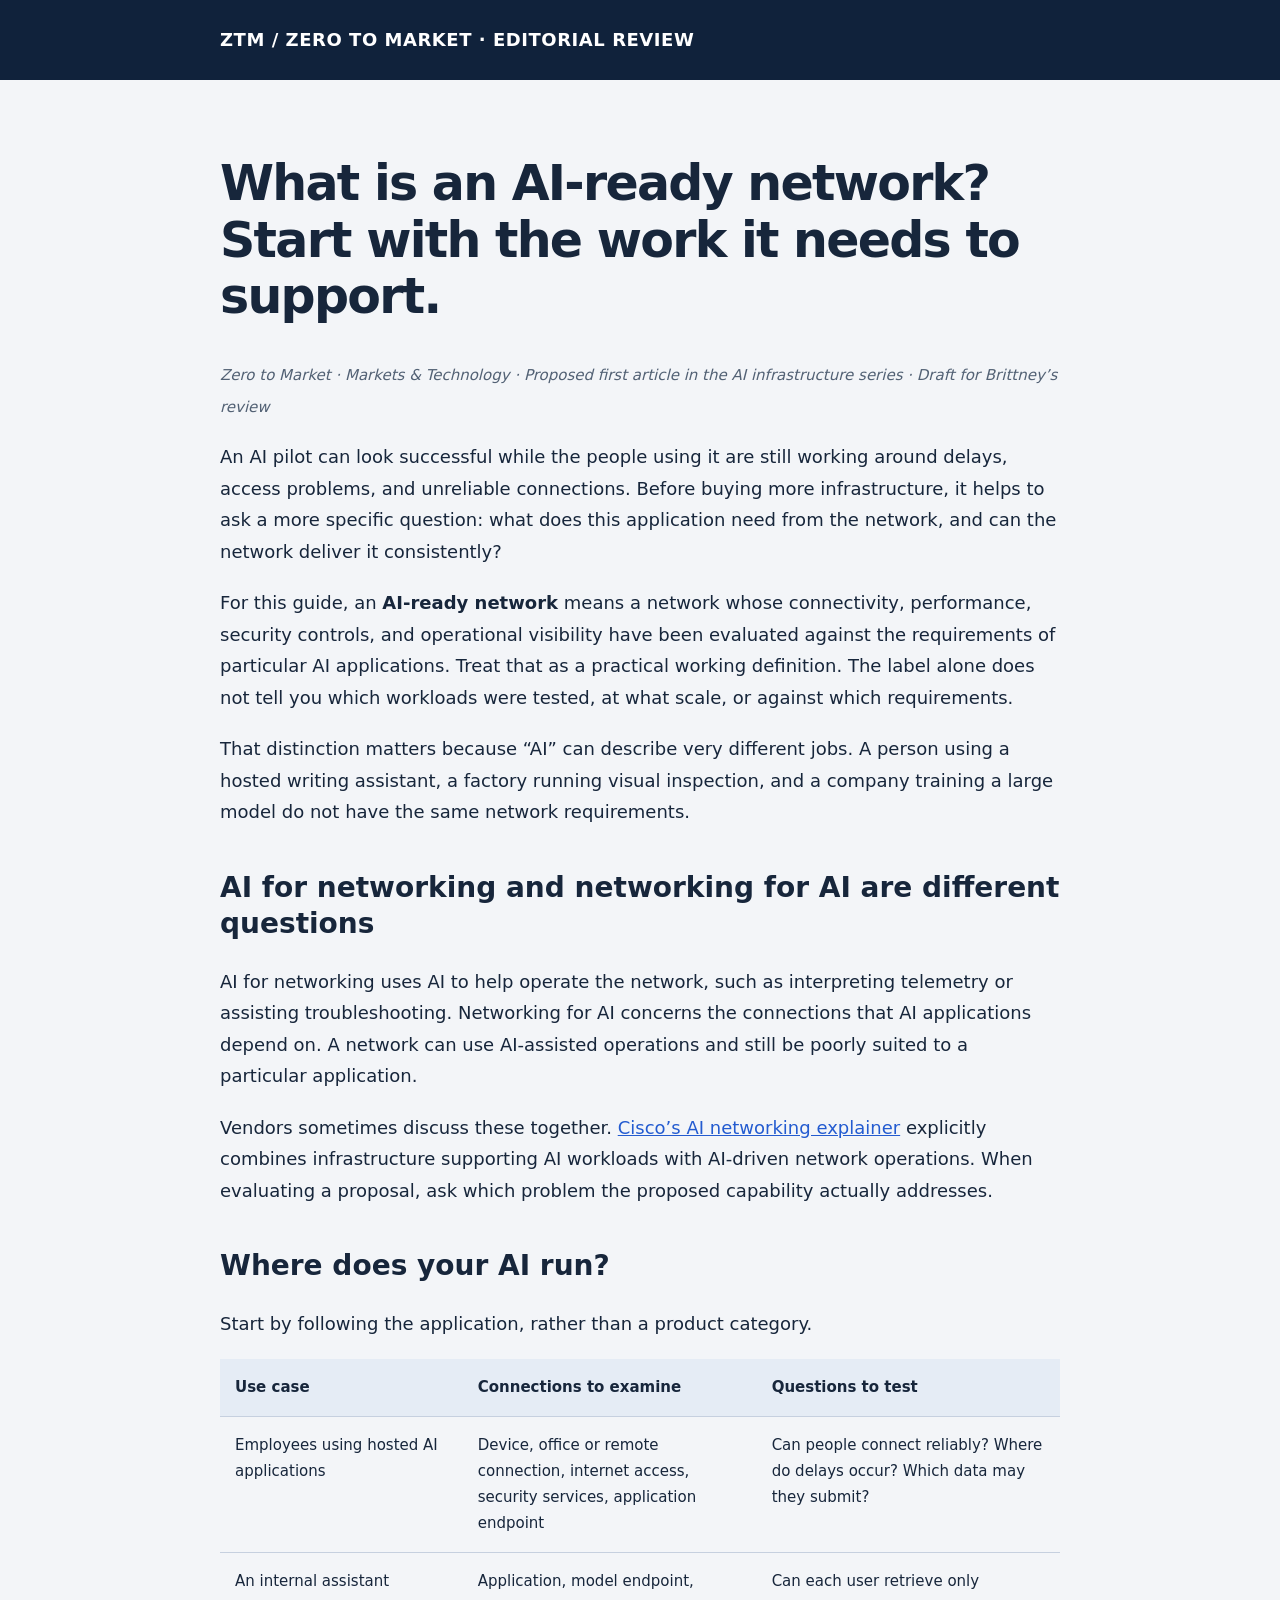
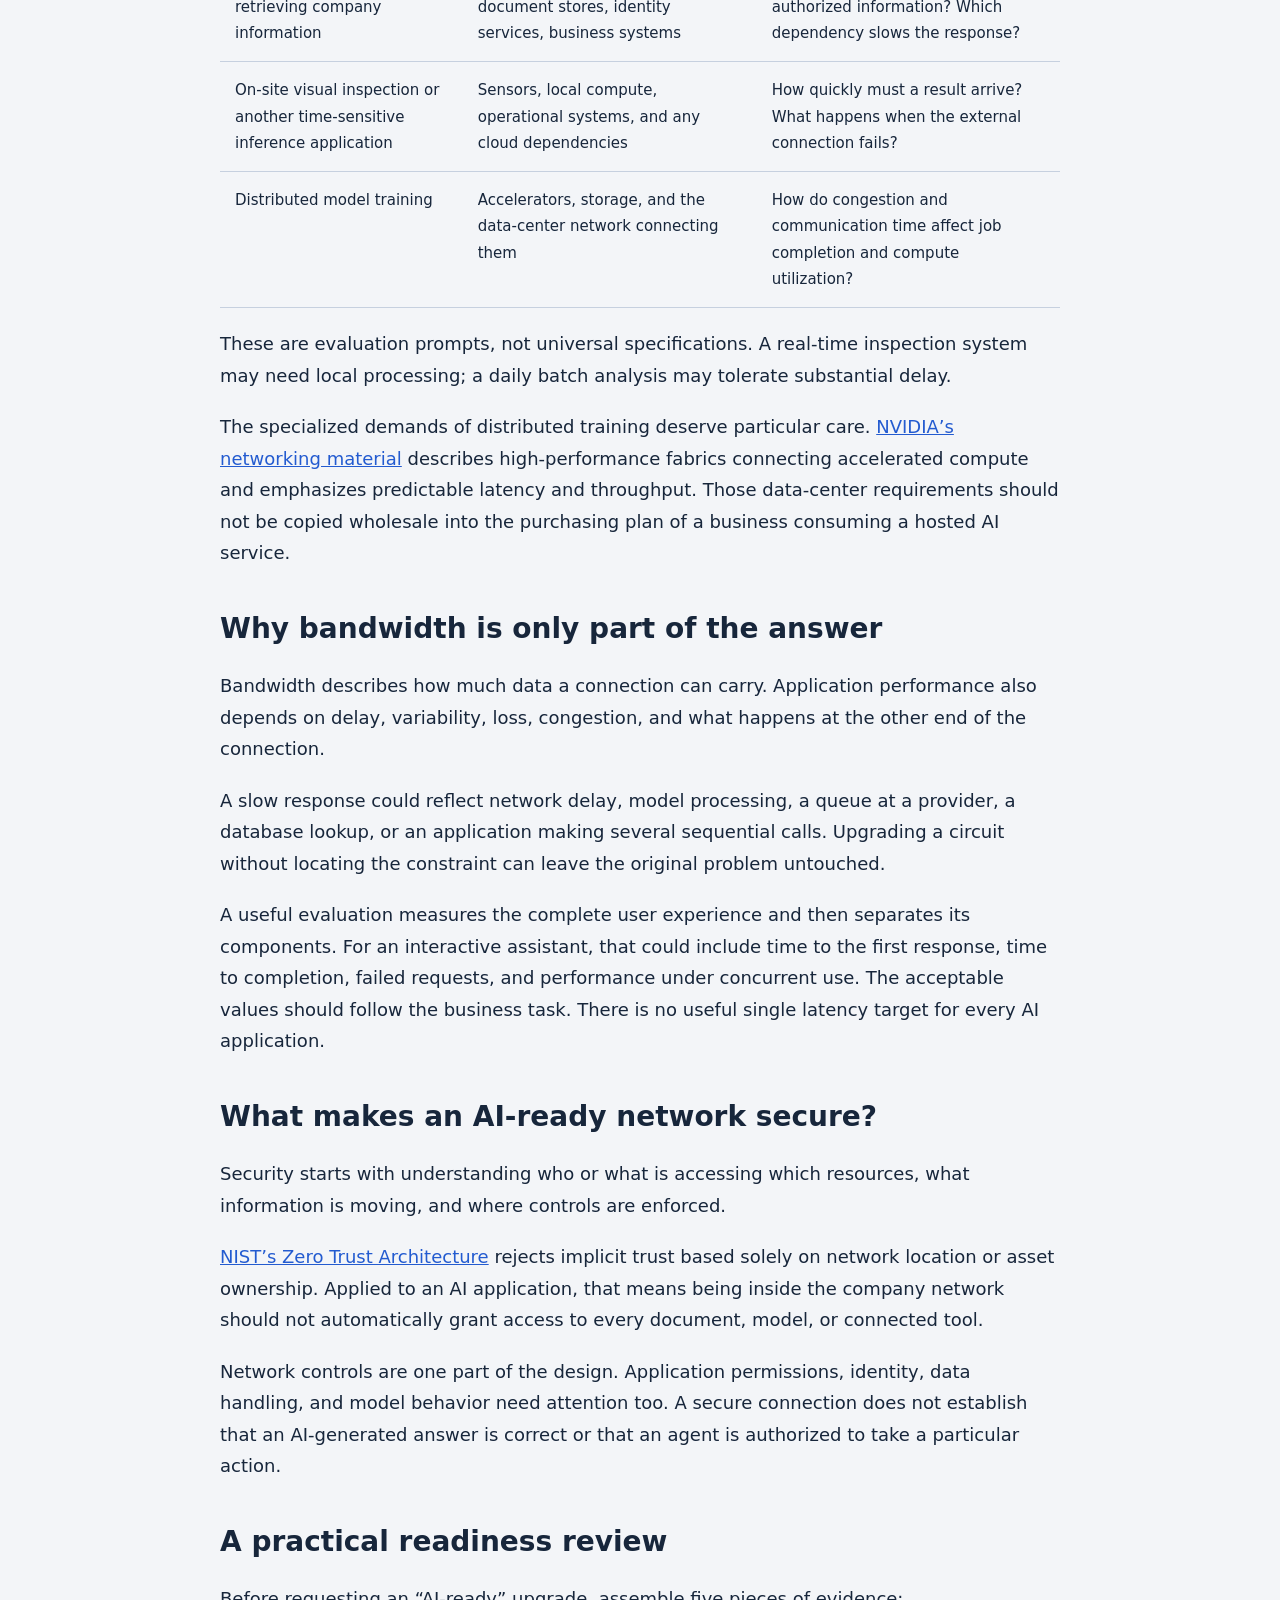
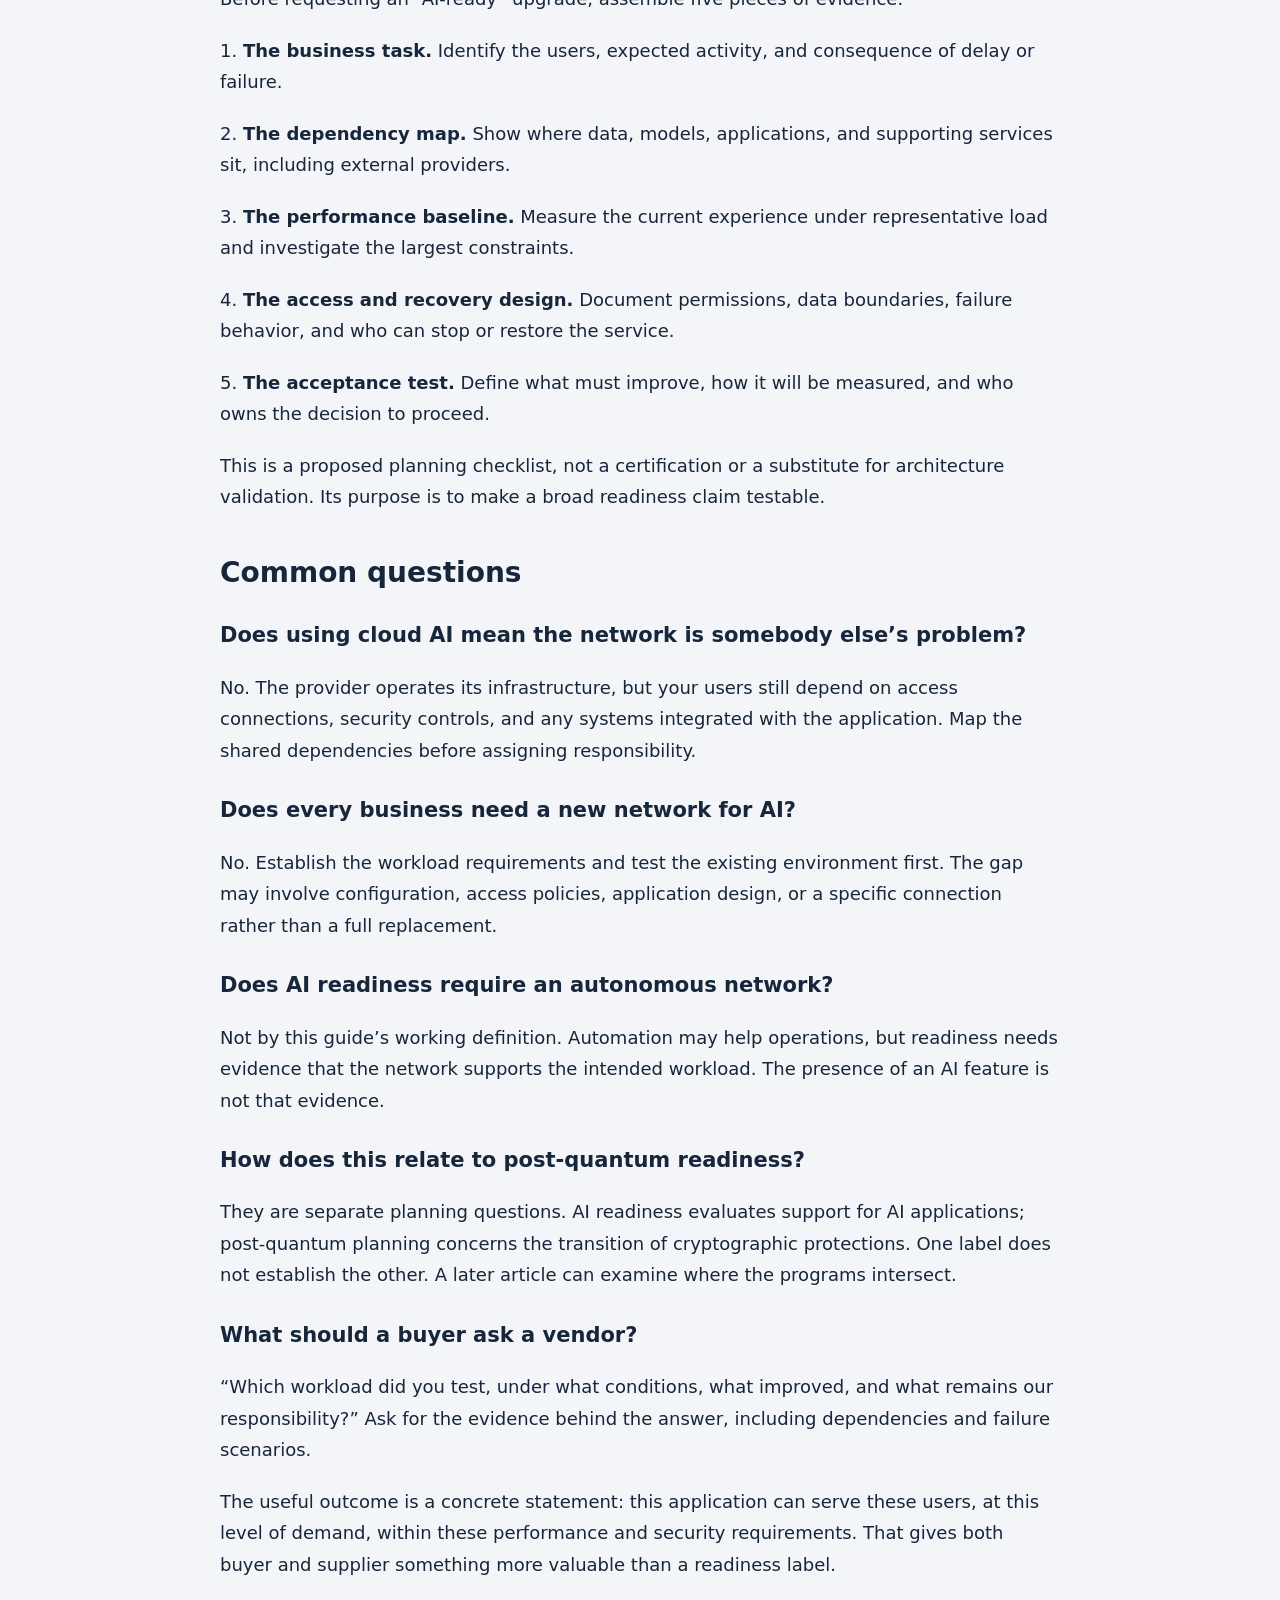
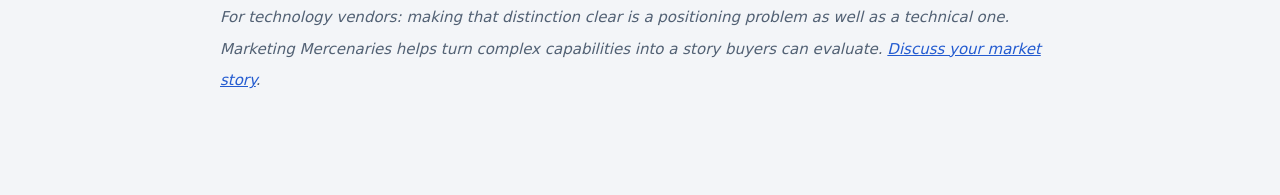
<file: 01-ai-ready-network.html>
<!doctype html><html lang="en"><head><meta charset="utf-8"><meta name="viewport" content="width=device-width, initial-scale=1"><meta name="robots" content="noindex,nofollow"><title>What is an AI-ready network? Start with the work it needs to support.</title><style>body{margin:0;background:#f3f5f8;color:#17263b;font:18px/1.75 system-ui,sans-serif}header{background:#10223b;color:white;padding:24px max(24px,calc((100% - 840px)/2));font-weight:700;letter-spacing:.03em}main{max-width:840px;margin:auto;padding:44px 24px 80px}h1{font-size:clamp(32px,5vw,49px);line-height:1.15;letter-spacing:-.035em}h2{font-size:28px;line-height:1.3;margin-top:42px}h3{font-size:21px;line-height:1.4;margin-top:30px}a{color:#235bd0;overflow-wrap:anywhere}.table{overflow:auto}table{border-collapse:collapse;font-size:15px;min-width:580px}th,td{text-align:left;vertical-align:top;padding:15px;border-bottom:1px solid #c6d0df}th{background:#e5ecf5}em{font-size:15px;color:#526174}p{margin:20px 0}</style></head><body><header>ZTM / ZERO TO MARKET · EDITORIAL REVIEW</header><main><h1>What is an AI-ready network? Start with the work it needs to support.</h1><p><em>Zero to Market · Markets &amp; Technology · Proposed first article in the AI infrastructure series · Draft for Brittney’s review</em></p><p>An AI pilot can look successful while the people using it are still working around delays, access problems, and unreliable connections. Before buying more infrastructure, it helps to ask a more specific question: what does this application need from the network, and can the network deliver it consistently?</p><p>For this guide, an <strong>AI-ready network</strong> means a network whose connectivity, performance, security controls, and operational visibility have been evaluated against the requirements of particular AI applications. Treat that as a practical working definition. The label alone does not tell you which workloads were tested, at what scale, or against which requirements.</p><p>That distinction matters because “AI” can describe very different jobs. A person using a hosted writing assistant, a factory running visual inspection, and a company training a large model do not have the same network requirements.</p><h2>AI for networking and networking for AI are different questions</h2><p>AI for networking uses AI to help operate the network, such as interpreting telemetry or assisting troubleshooting. Networking for AI concerns the connections that AI applications depend on. A network can use AI-assisted operations and still be poorly suited to a particular application.</p><p>Vendors sometimes discuss these together. <a href="https://www.cisco.com/site/us/en/learn/topics/artificial-intelligence/what-is-ai-in-networking.html">Cisco’s AI networking explainer</a> explicitly combines infrastructure supporting AI workloads with AI-driven network operations. When evaluating a proposal, ask which problem the proposed capability actually addresses.</p><h2>Where does your AI run?</h2><p>Start by following the application, rather than a product category.</p><div class="table"><table><tr><th>Use case</th><th>Connections to examine</th><th>Questions to test</th></tr><tr><td>Employees using hosted AI applications</td><td>Device, office or remote connection, internet access, security services, application endpoint</td><td>Can people connect reliably? Where do delays occur? Which data may they submit?</td></tr><tr><td>An internal assistant retrieving company information</td><td>Application, model endpoint, document stores, identity services, business systems</td><td>Can each user retrieve only authorized information? Which dependency slows the response?</td></tr><tr><td>On-site visual inspection or another time-sensitive inference application</td><td>Sensors, local compute, operational systems, and any cloud dependencies</td><td>How quickly must a result arrive? What happens when the external connection fails?</td></tr><tr><td>Distributed model training</td><td>Accelerators, storage, and the data-center network connecting them</td><td>How do congestion and communication time affect job completion and compute utilization?</td></tr></table></div><p>These are evaluation prompts, not universal specifications. A real-time inspection system may need local processing; a daily batch analysis may tolerate substantial delay.</p><p>The specialized demands of distributed training deserve particular care. <a href="https://www.nvidia.com/en-us/networking/">NVIDIA’s networking material</a> describes high-performance fabrics connecting accelerated compute and emphasizes predictable latency and throughput. Those data-center requirements should not be copied wholesale into the purchasing plan of a business consuming a hosted AI service.</p><h2>Why bandwidth is only part of the answer</h2><p>Bandwidth describes how much data a connection can carry. Application performance also depends on delay, variability, loss, congestion, and what happens at the other end of the connection.</p><p>A slow response could reflect network delay, model processing, a queue at a provider, a database lookup, or an application making several sequential calls. Upgrading a circuit without locating the constraint can leave the original problem untouched.</p><p>A useful evaluation measures the complete user experience and then separates its components. For an interactive assistant, that could include time to the first response, time to completion, failed requests, and performance under concurrent use. The acceptable values should follow the business task. There is no useful single latency target for every AI application.</p><h2>What makes an AI-ready network secure?</h2><p>Security starts with understanding who or what is accessing which resources, what information is moving, and where controls are enforced.</p><p><a href="https://www.nist.gov/publications/zero-trust-architecture">NIST’s Zero Trust Architecture</a> rejects implicit trust based solely on network location or asset ownership. Applied to an AI application, that means being inside the company network should not automatically grant access to every document, model, or connected tool.</p><p>Network controls are one part of the design. Application permissions, identity, data handling, and model behavior need attention too. A secure connection does not establish that an AI-generated answer is correct or that an agent is authorized to take a particular action.</p><h2>A practical readiness review</h2><p>Before requesting an “AI-ready” upgrade, assemble five pieces of evidence:</p><p>1. <strong>The business task.</strong> Identify the users, expected activity, and consequence of delay or failure.</p><p>2. <strong>The dependency map.</strong> Show where data, models, applications, and supporting services sit, including external providers.</p><p>3. <strong>The performance baseline.</strong> Measure the current experience under representative load and investigate the largest constraints.</p><p>4. <strong>The access and recovery design.</strong> Document permissions, data boundaries, failure behavior, and who can stop or restore the service.</p><p>5. <strong>The acceptance test.</strong> Define what must improve, how it will be measured, and who owns the decision to proceed.</p><p>This is a proposed planning checklist, not a certification or a substitute for architecture validation. Its purpose is to make a broad readiness claim testable.</p><h2>Common questions</h2><h3>Does using cloud AI mean the network is somebody else’s problem?</h3><p>No. The provider operates its infrastructure, but your users still depend on access connections, security controls, and any systems integrated with the application. Map the shared dependencies before assigning responsibility.</p><h3>Does every business need a new network for AI?</h3><p>No. Establish the workload requirements and test the existing environment first. The gap may involve configuration, access policies, application design, or a specific connection rather than a full replacement.</p><h3>Does AI readiness require an autonomous network?</h3><p>Not by this guide’s working definition. Automation may help operations, but readiness needs evidence that the network supports the intended workload. The presence of an AI feature is not that evidence.</p><h3>How does this relate to post-quantum readiness?</h3><p>They are separate planning questions. AI readiness evaluates support for AI applications; post-quantum planning concerns the transition of cryptographic protections. One label does not establish the other. A later article can examine where the programs intersect.</p><h3>What should a buyer ask a vendor?</h3><p>“Which workload did you test, under what conditions, what improved, and what remains our responsibility?” Ask for the evidence behind the answer, including dependencies and failure scenarios.</p><p>The useful outcome is a concrete statement: this application can serve these users, at this level of demand, within these performance and security requirements. That gives both buyer and supplier something more valuable than a readiness label.</p><p><em>For technology vendors: making that distinction clear is a positioning problem as well as a technical one. Marketing Mercenaries helps turn complex capabilities into a story buyers can evaluate. <a href="https://themarketingmercenaries.com/#contact">Discuss your market story</a>.</em></p></main></body></html>
</file>
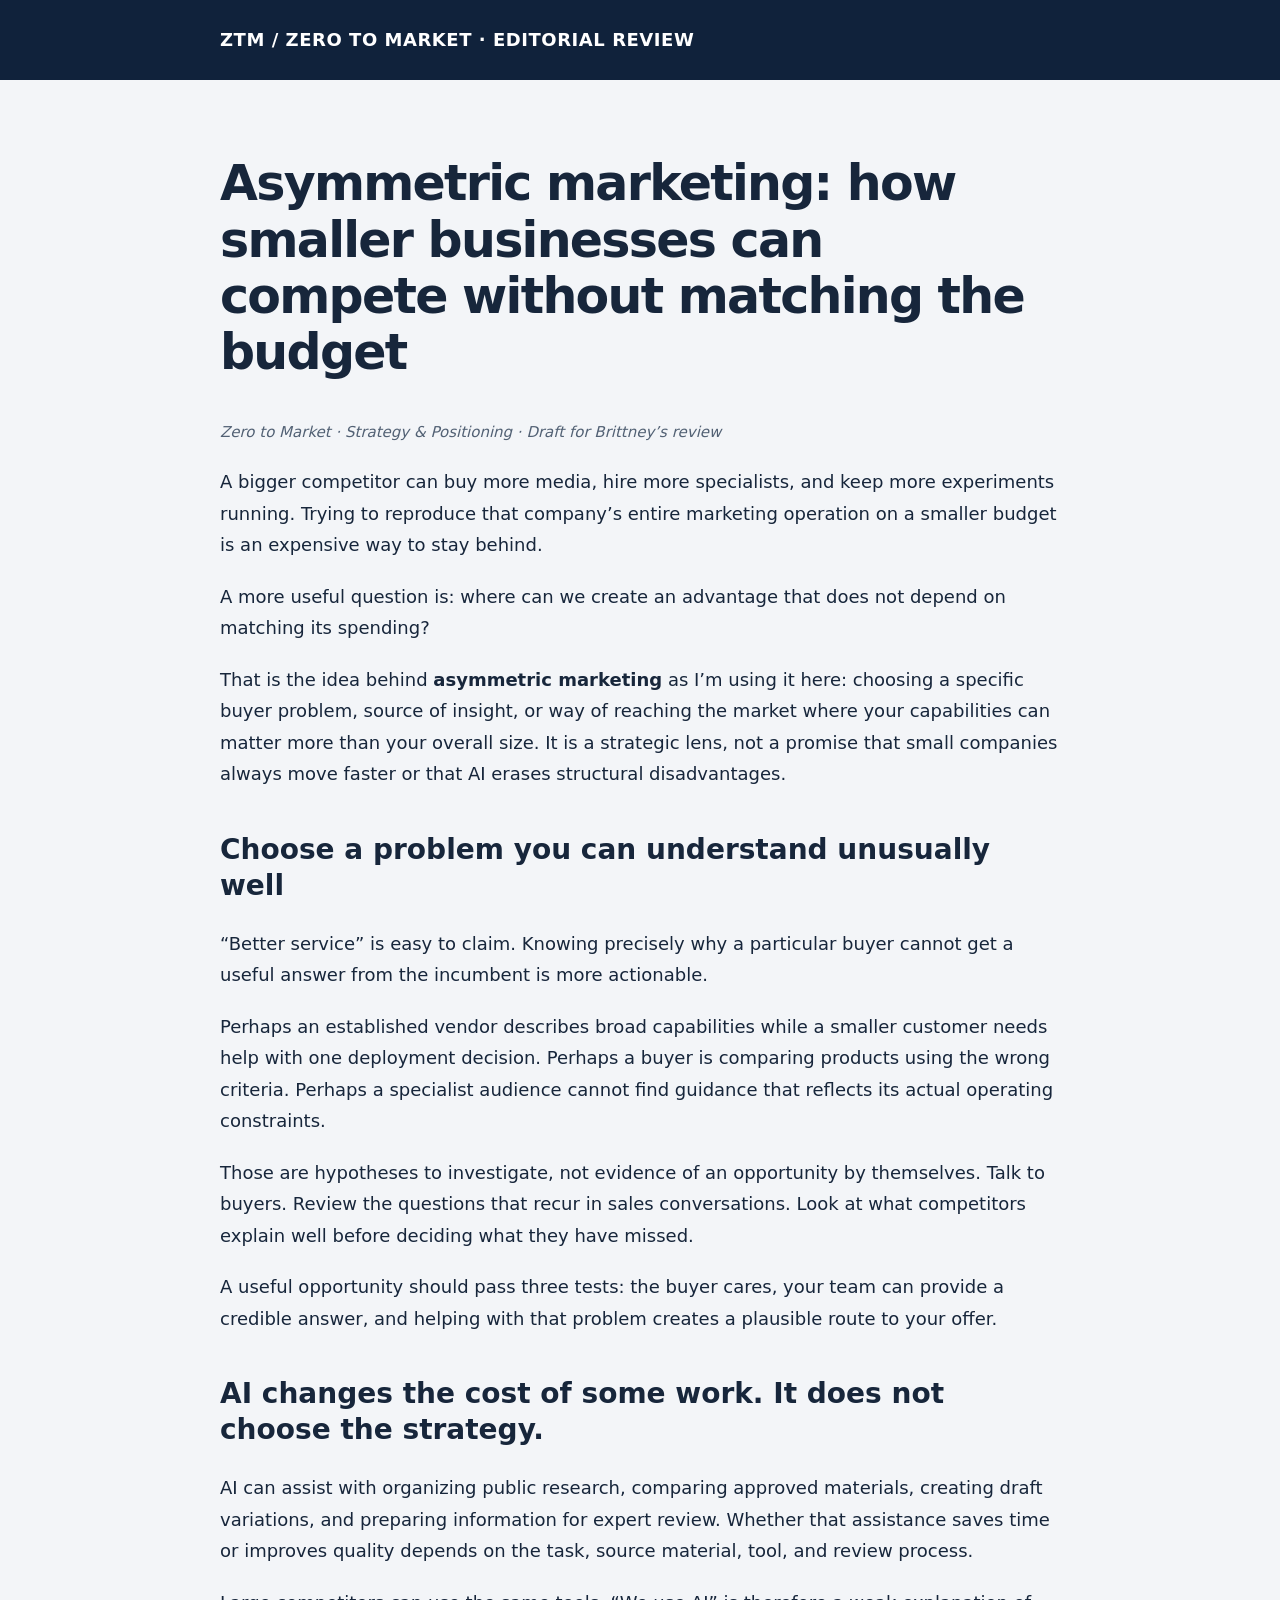
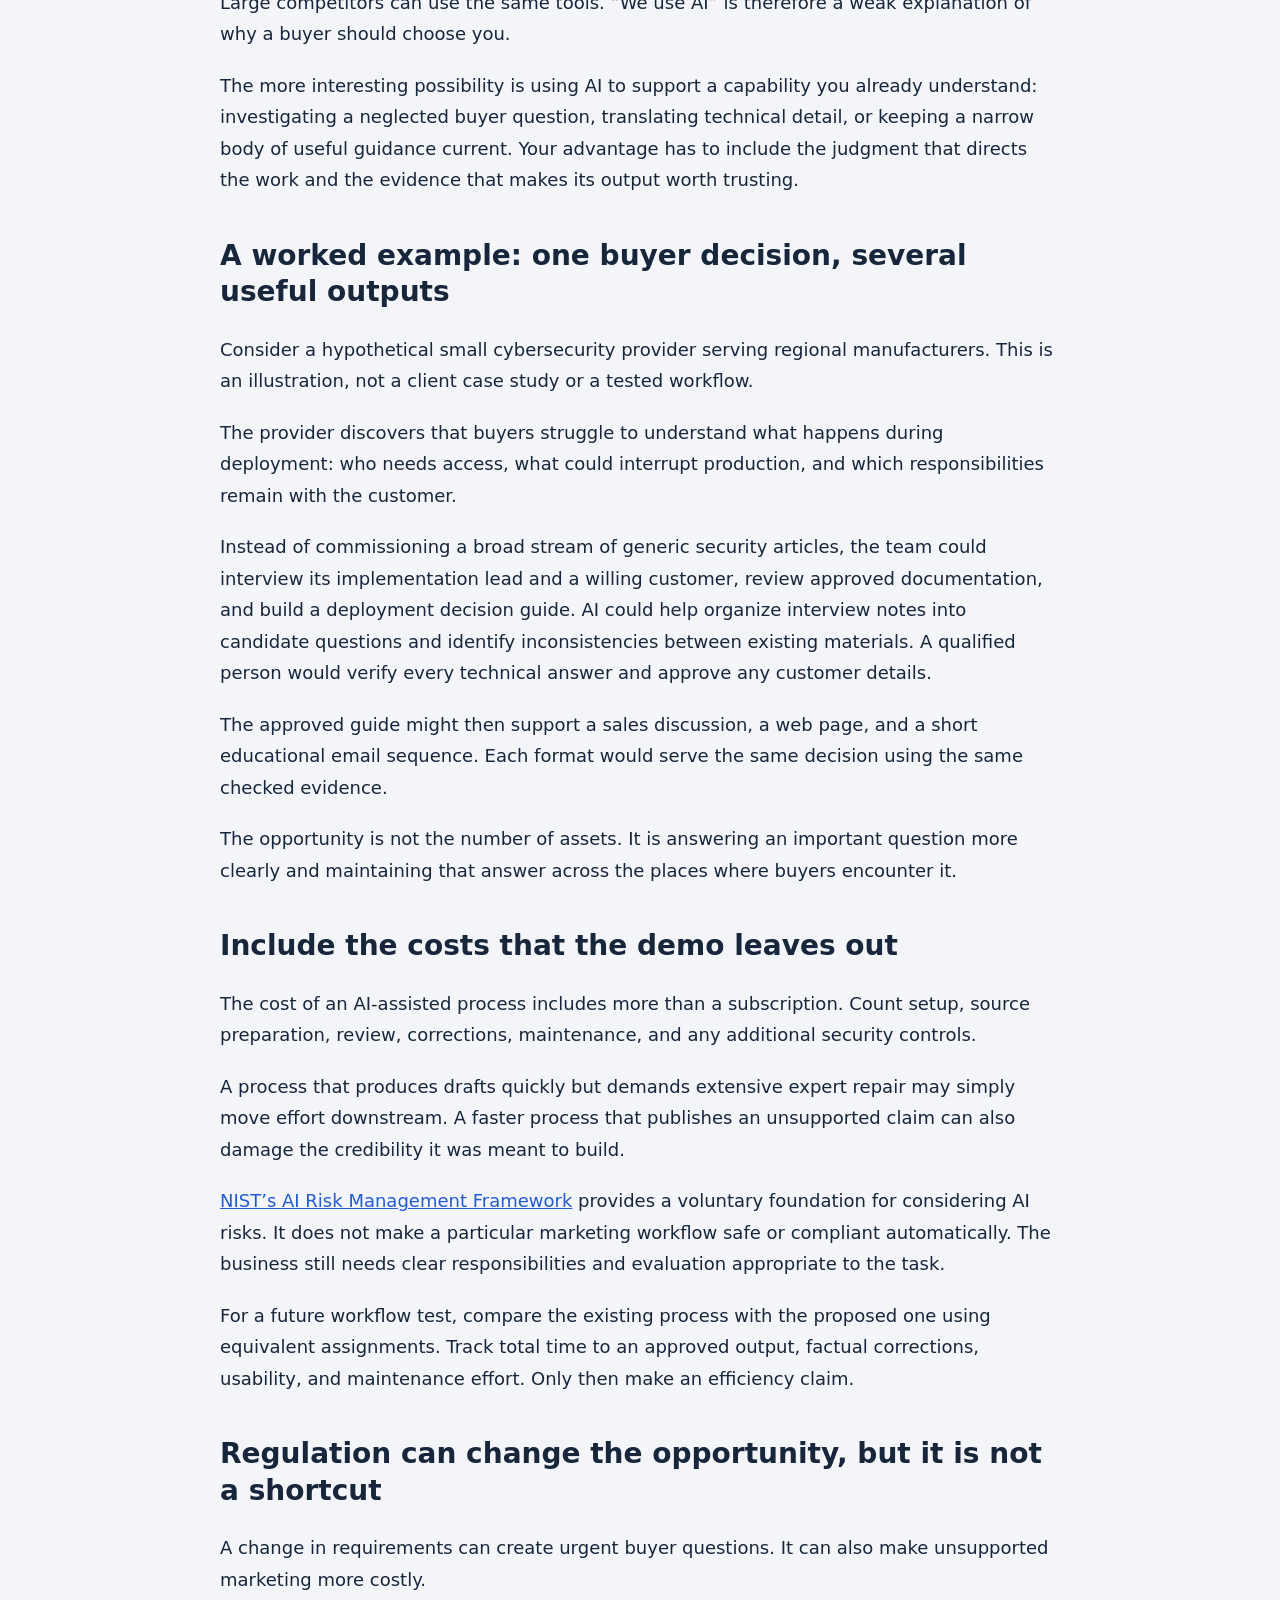
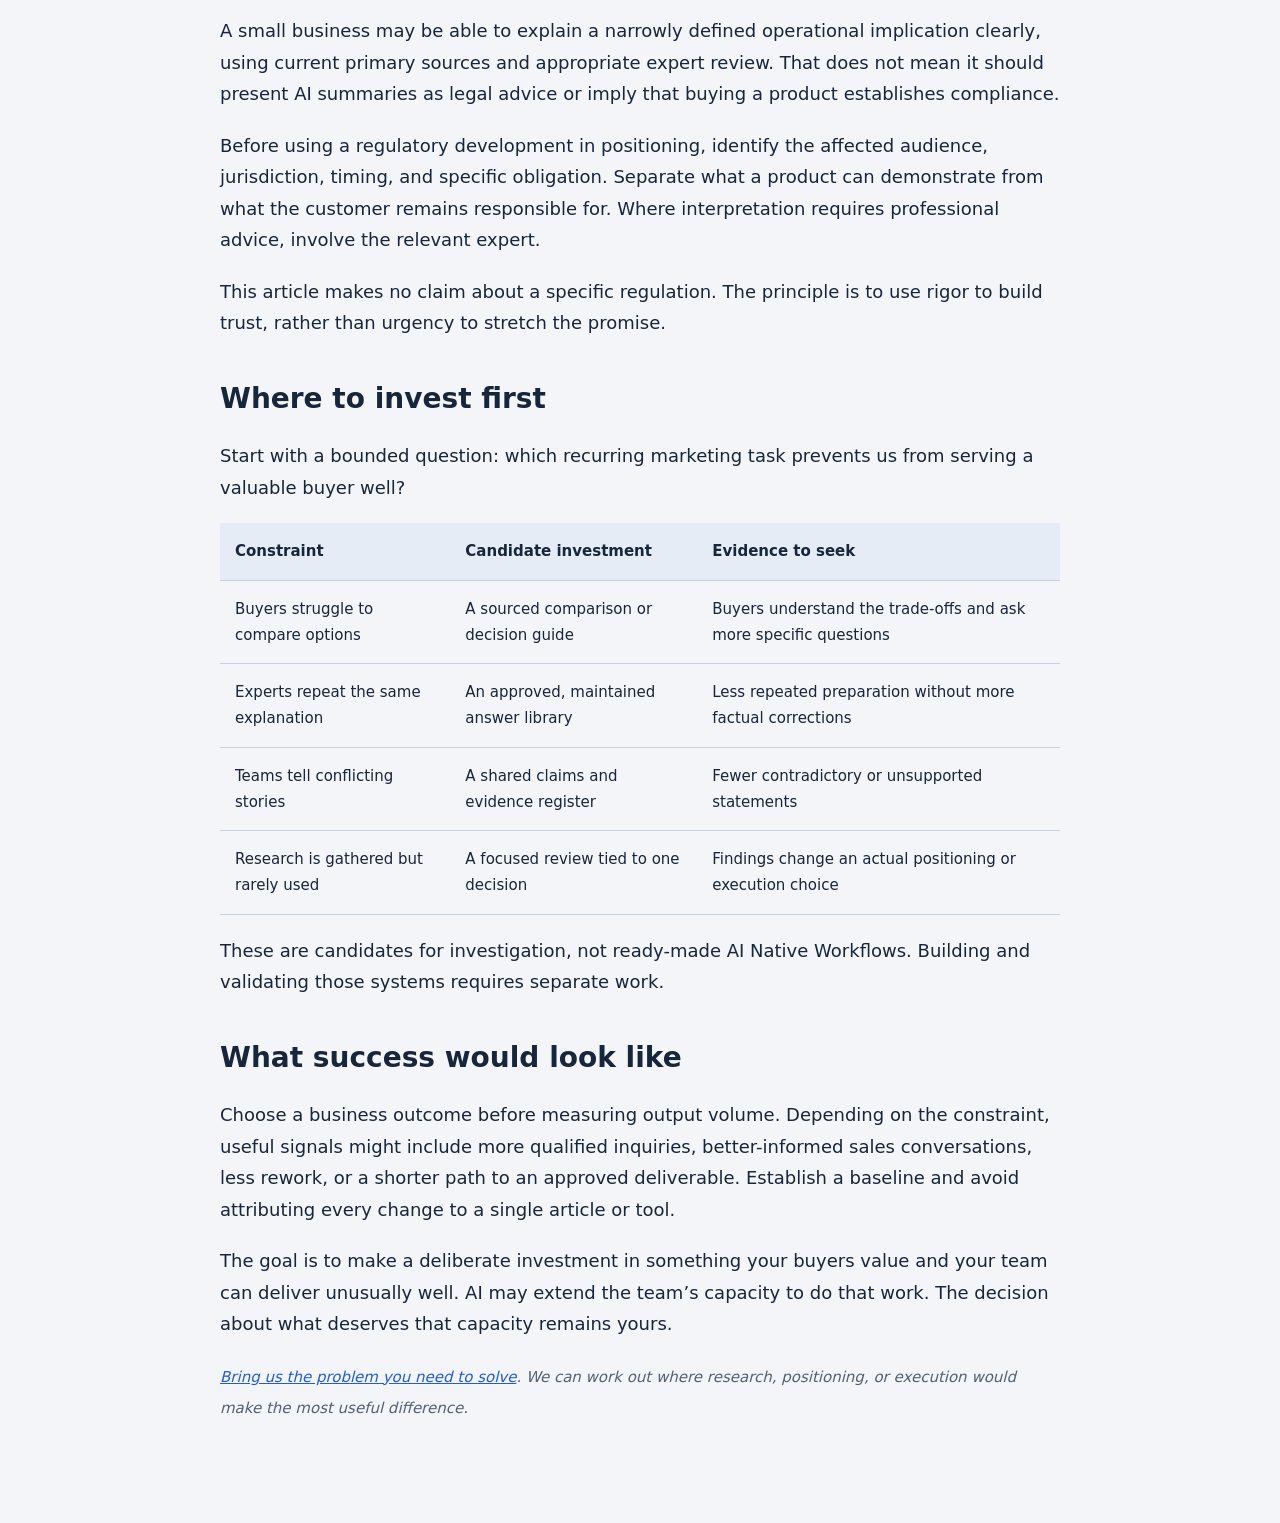
<file: 02-asymmetric-marketing.html>
<!doctype html><html lang="en"><head><meta charset="utf-8"><meta name="viewport" content="width=device-width, initial-scale=1"><meta name="robots" content="noindex,nofollow"><title>Asymmetric marketing: how smaller businesses can compete without matching the budget</title><style>body{margin:0;background:#f3f5f8;color:#17263b;font:18px/1.75 system-ui,sans-serif}header{background:#10223b;color:white;padding:24px max(24px,calc((100% - 840px)/2));font-weight:700;letter-spacing:.03em}main{max-width:840px;margin:auto;padding:44px 24px 80px}h1{font-size:clamp(32px,5vw,49px);line-height:1.15;letter-spacing:-.035em}h2{font-size:28px;line-height:1.3;margin-top:42px}h3{font-size:21px;line-height:1.4;margin-top:30px}a{color:#235bd0;overflow-wrap:anywhere}.table{overflow:auto}table{border-collapse:collapse;font-size:15px;min-width:580px}th,td{text-align:left;vertical-align:top;padding:15px;border-bottom:1px solid #c6d0df}th{background:#e5ecf5}em{font-size:15px;color:#526174}p{margin:20px 0}</style></head><body><header>ZTM / ZERO TO MARKET · EDITORIAL REVIEW</header><main><h1>Asymmetric marketing: how smaller businesses can compete without matching the budget</h1><p><em>Zero to Market · Strategy &amp; Positioning · Draft for Brittney’s review</em></p><p>A bigger competitor can buy more media, hire more specialists, and keep more experiments running. Trying to reproduce that company’s entire marketing operation on a smaller budget is an expensive way to stay behind.</p><p>A more useful question is: where can we create an advantage that does not depend on matching its spending?</p><p>That is the idea behind <strong>asymmetric marketing</strong> as I’m using it here: choosing a specific buyer problem, source of insight, or way of reaching the market where your capabilities can matter more than your overall size. It is a strategic lens, not a promise that small companies always move faster or that AI erases structural disadvantages.</p><h2>Choose a problem you can understand unusually well</h2><p>“Better service” is easy to claim. Knowing precisely why a particular buyer cannot get a useful answer from the incumbent is more actionable.</p><p>Perhaps an established vendor describes broad capabilities while a smaller customer needs help with one deployment decision. Perhaps a buyer is comparing products using the wrong criteria. Perhaps a specialist audience cannot find guidance that reflects its actual operating constraints.</p><p>Those are hypotheses to investigate, not evidence of an opportunity by themselves. Talk to buyers. Review the questions that recur in sales conversations. Look at what competitors explain well before deciding what they have missed.</p><p>A useful opportunity should pass three tests: the buyer cares, your team can provide a credible answer, and helping with that problem creates a plausible route to your offer.</p><h2>AI changes the cost of some work. It does not choose the strategy.</h2><p>AI can assist with organizing public research, comparing approved materials, creating draft variations, and preparing information for expert review. Whether that assistance saves time or improves quality depends on the task, source material, tool, and review process.</p><p>Large competitors can use the same tools. “We use AI” is therefore a weak explanation of why a buyer should choose you.</p><p>The more interesting possibility is using AI to support a capability you already understand: investigating a neglected buyer question, translating technical detail, or keeping a narrow body of useful guidance current. Your advantage has to include the judgment that directs the work and the evidence that makes its output worth trusting.</p><h2>A worked example: one buyer decision, several useful outputs</h2><p>Consider a hypothetical small cybersecurity provider serving regional manufacturers. This is an illustration, not a client case study or a tested workflow.</p><p>The provider discovers that buyers struggle to understand what happens during deployment: who needs access, what could interrupt production, and which responsibilities remain with the customer.</p><p>Instead of commissioning a broad stream of generic security articles, the team could interview its implementation lead and a willing customer, review approved documentation, and build a deployment decision guide. AI could help organize interview notes into candidate questions and identify inconsistencies between existing materials. A qualified person would verify every technical answer and approve any customer details.</p><p>The approved guide might then support a sales discussion, a web page, and a short educational email sequence. Each format would serve the same decision using the same checked evidence.</p><p>The opportunity is not the number of assets. It is answering an important question more clearly and maintaining that answer across the places where buyers encounter it.</p><h2>Include the costs that the demo leaves out</h2><p>The cost of an AI-assisted process includes more than a subscription. Count setup, source preparation, review, corrections, maintenance, and any additional security controls.</p><p>A process that produces drafts quickly but demands extensive expert repair may simply move effort downstream. A faster process that publishes an unsupported claim can also damage the credibility it was meant to build.</p><p><a href="https://www.nist.gov/itl/ai-risk-management-framework">NIST’s AI Risk Management Framework</a> provides a voluntary foundation for considering AI risks. It does not make a particular marketing workflow safe or compliant automatically. The business still needs clear responsibilities and evaluation appropriate to the task.</p><p>For a future workflow test, compare the existing process with the proposed one using equivalent assignments. Track total time to an approved output, factual corrections, usability, and maintenance effort. Only then make an efficiency claim.</p><h2>Regulation can change the opportunity, but it is not a shortcut</h2><p>A change in requirements can create urgent buyer questions. It can also make unsupported marketing more costly.</p><p>A small business may be able to explain a narrowly defined operational implication clearly, using current primary sources and appropriate expert review. That does not mean it should present AI summaries as legal advice or imply that buying a product establishes compliance.</p><p>Before using a regulatory development in positioning, identify the affected audience, jurisdiction, timing, and specific obligation. Separate what a product can demonstrate from what the customer remains responsible for. Where interpretation requires professional advice, involve the relevant expert.</p><p>This article makes no claim about a specific regulation. The principle is to use rigor to build trust, rather than urgency to stretch the promise.</p><h2>Where to invest first</h2><p>Start with a bounded question: which recurring marketing task prevents us from serving a valuable buyer well?</p><div class="table"><table><tr><th>Constraint</th><th>Candidate investment</th><th>Evidence to seek</th></tr><tr><td>Buyers struggle to compare options</td><td>A sourced comparison or decision guide</td><td>Buyers understand the trade-offs and ask more specific questions</td></tr><tr><td>Experts repeat the same explanation</td><td>An approved, maintained answer library</td><td>Less repeated preparation without more factual corrections</td></tr><tr><td>Teams tell conflicting stories</td><td>A shared claims and evidence register</td><td>Fewer contradictory or unsupported statements</td></tr><tr><td>Research is gathered but rarely used</td><td>A focused review tied to one decision</td><td>Findings change an actual positioning or execution choice</td></tr></table></div><p>These are candidates for investigation, not ready-made AI Native Workflows. Building and validating those systems requires separate work.</p><h2>What success would look like</h2><p>Choose a business outcome before measuring output volume. Depending on the constraint, useful signals might include more qualified inquiries, better-informed sales conversations, less rework, or a shorter path to an approved deliverable. Establish a baseline and avoid attributing every change to a single article or tool.</p><p>The goal is to make a deliberate investment in something your buyers value and your team can deliver unusually well. AI may extend the team’s capacity to do that work. The decision about what deserves that capacity remains yours.</p><p><em><a href="https://themarketingmercenaries.com/#contact">Bring us the problem you need to solve</a>. We can work out where research, positioning, or execution would make the most useful difference.</em></p></main></body></html>
</file>
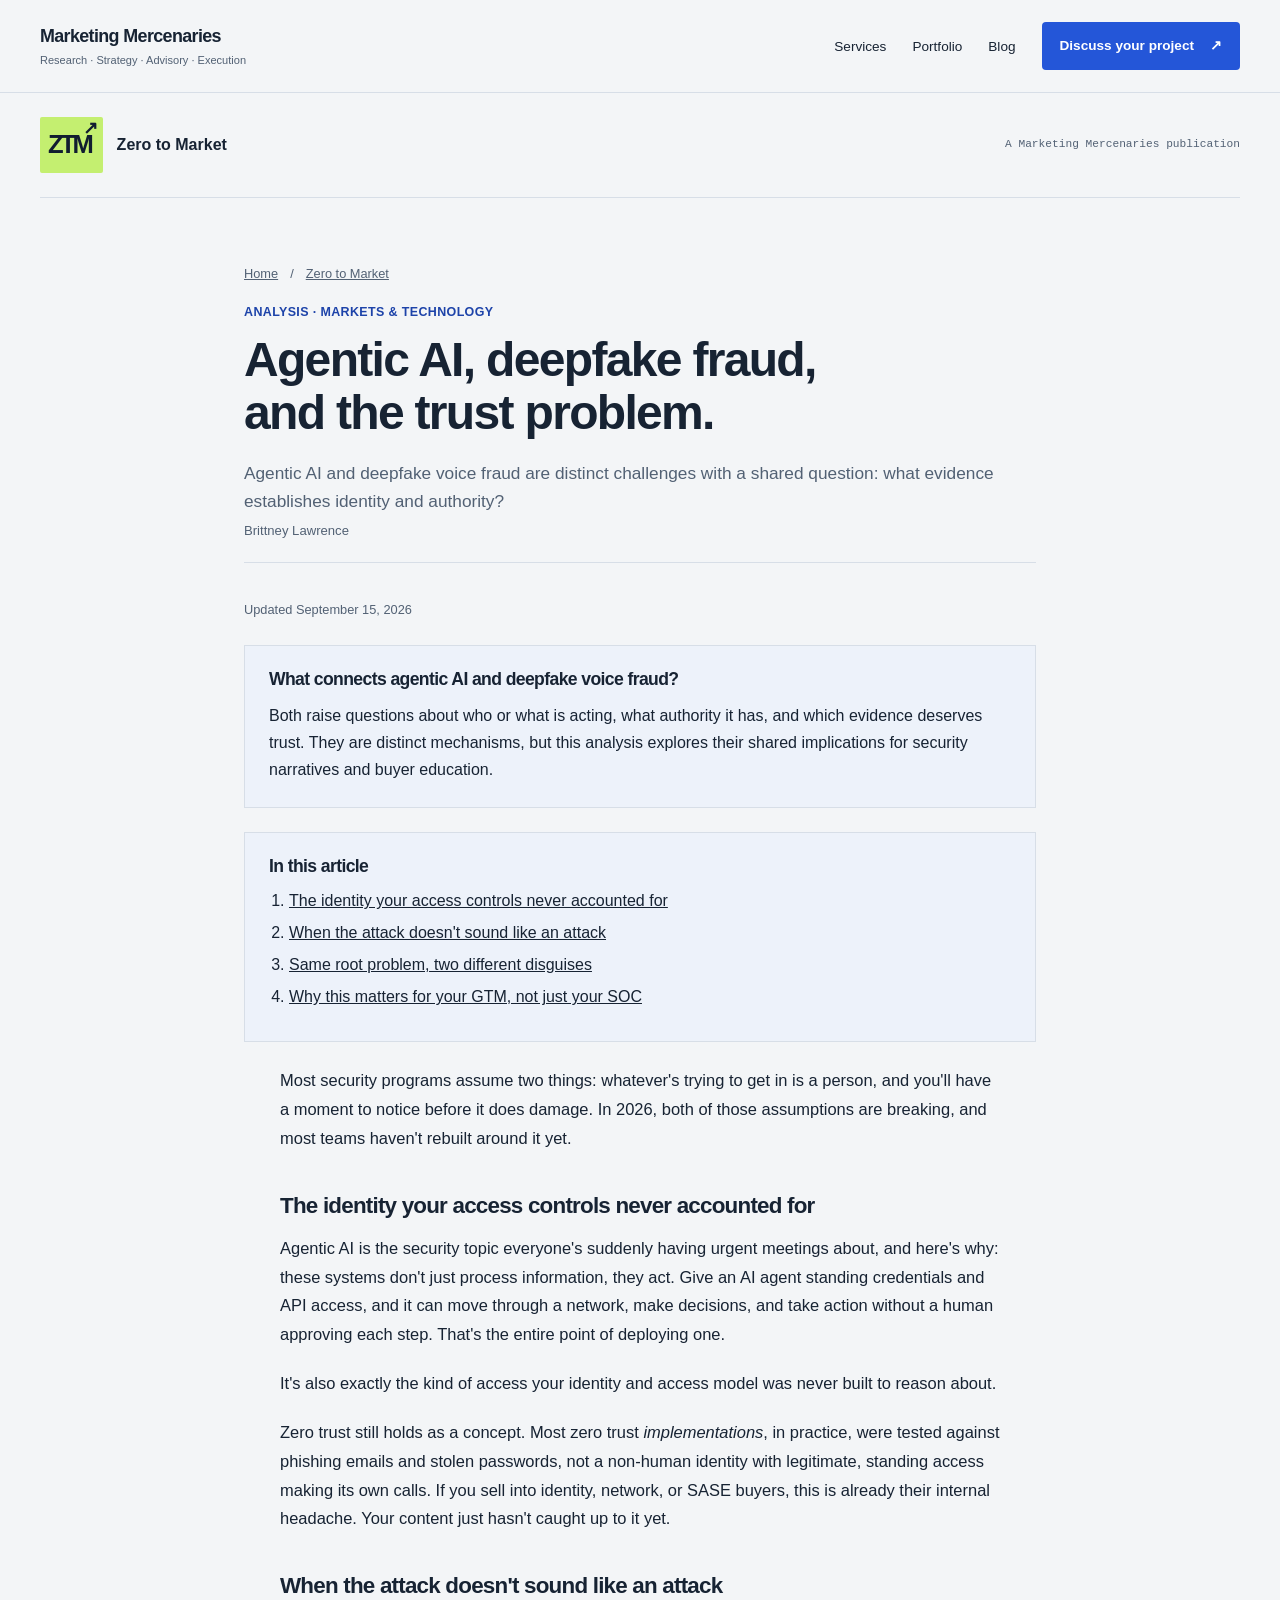
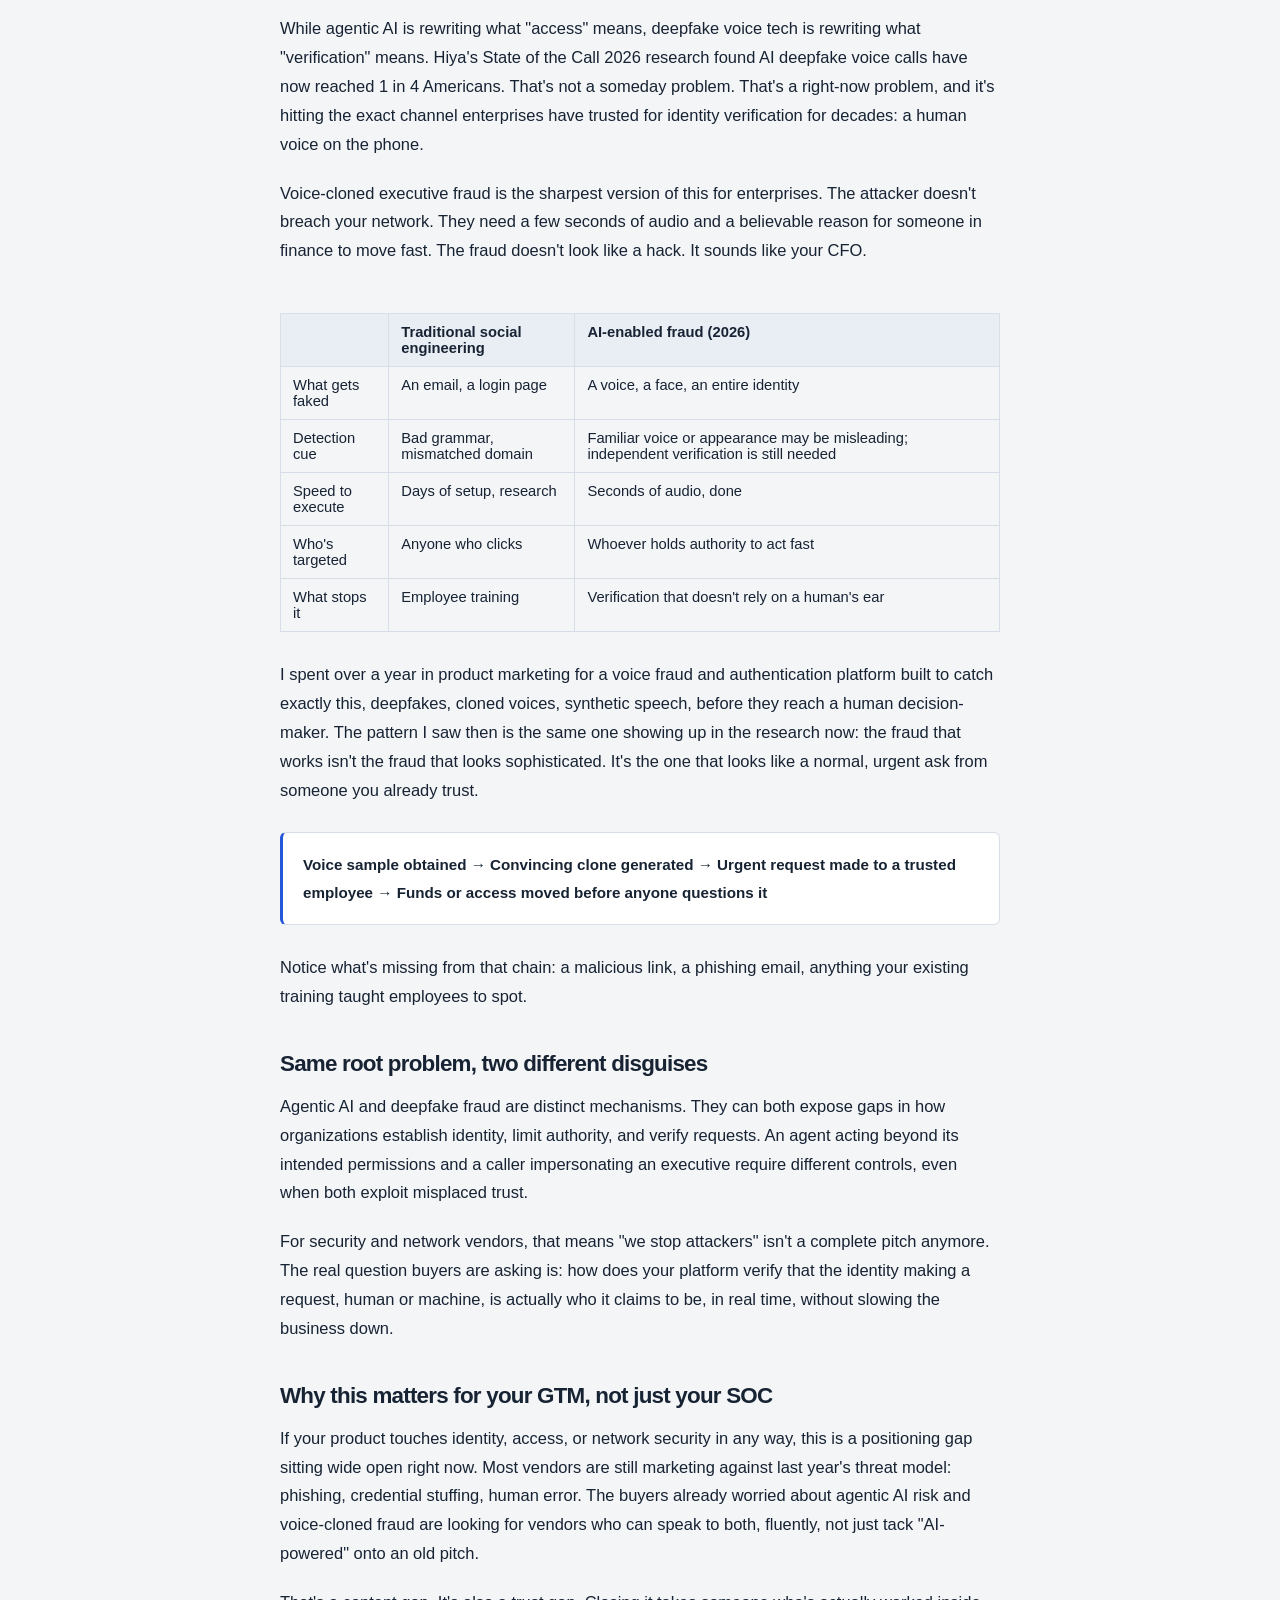
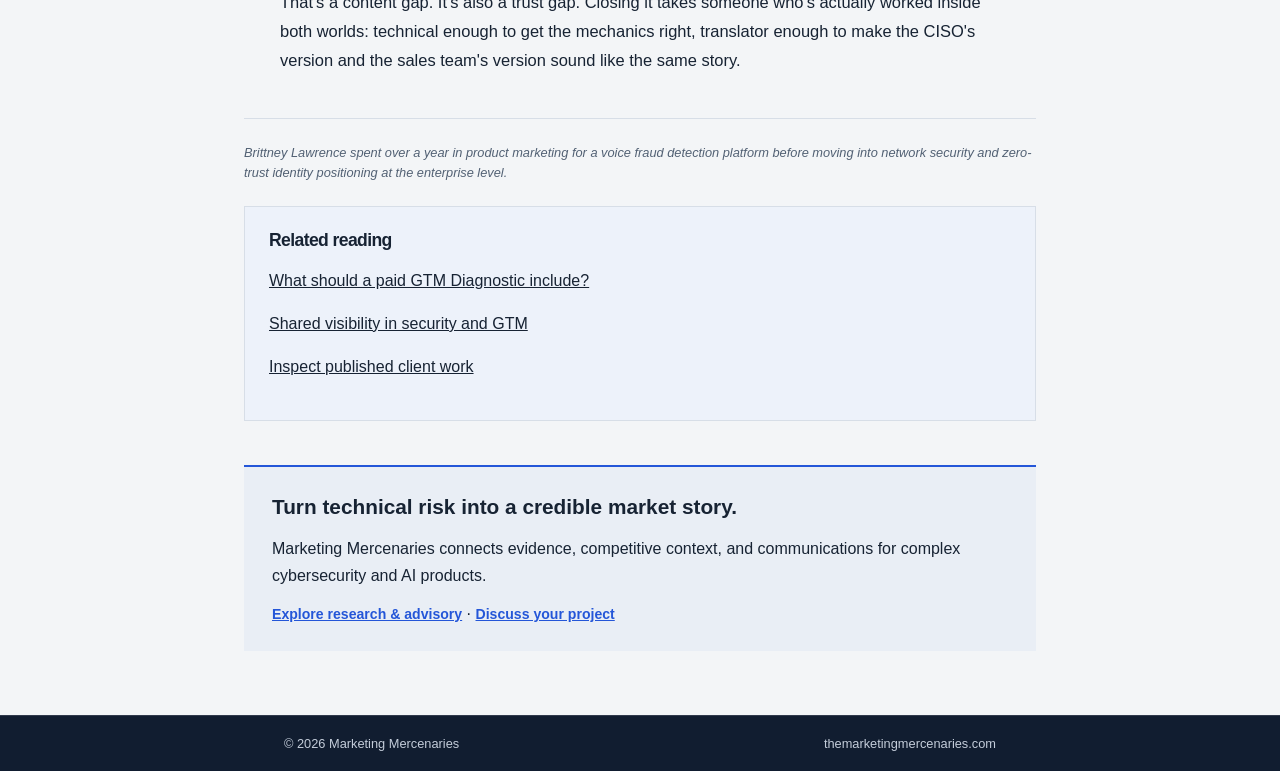
<file: blog-agentic-ai-deepfakes.html>
<!doctype html>
<html lang="en">
<head>
<meta charset="utf-8">
<meta name="viewport" content="width=device-width,initial-scale=1">
<title>Agentic AI, Deepfakes &amp; Trust | Marketing Mercenaries</title>

<style>
  
  :root{
    --ink:#12141c; --paper:#f5f6fa; --paper-2:#eaecf4; --line:#12141c1a;
    --line-dark:#f5f6fa22; --indigo:#4b4ef2; --indigo-dim:#3638c4; --lime:#8ee000;
    --ink-text:#eef0fa; --ink-text-dim:#9ba0c0; --paper-text:#171928; --paper-text-dim:#5c6080;
  }
  *{box-sizing:border-box;}
  html{scroll-behavior:smooth;color-scheme:light;}
  body{margin:0;background:var(--paper);color:var(--paper-text);font-family:'Manrope',-apple-system,Arial,sans-serif;-webkit-font-smoothing:antialiased;}
  h1,h2,.display{font-family:'Space Grotesk',Arial,sans-serif;font-weight:700;line-height:1.12;text-wrap:balance;margin:0;letter-spacing:-0.01em;}
  a{color:inherit;}
  .wrap{max-width:760px;margin:0 auto;padding-inline:24px;}
  @media (max-width:480px){.wrap{padding-inline:16px;}}

  .topbar{position:sticky;top:0;z-index:50;background:var(--paper);border-bottom:1px solid var(--line);}
  .topbar-inner{max-width:760px;margin:0 auto;padding:14px 24px;display:flex;align-items:center;justify-content:space-between;gap:16px;}
  @media (max-width:480px){.topbar-inner{padding:14px 16px;}}
  .brand-name{font-family:'Space Grotesk',sans-serif;font-weight:700;font-size:1.05rem;}
  .back-link{font-size:0.85rem;font-weight:600;text-decoration:none;color:var(--paper-text-dim);}
  .back-link:hover{color:var(--indigo-dim);}

  article{padding-block:44px 64px;}
  .kicker{font-size:0.78rem;font-weight:700;text-transform:uppercase;letter-spacing:0.03em;color:var(--indigo-dim);margin-bottom:14px;}
  h1.title{font-size:clamp(1.7rem,4.4vw,2.5rem);margin-bottom:20px;}
  .dek{font-size:1.08rem;color:var(--paper-text-dim);line-height:1.6;margin-bottom:8px;}
  .meta{font-size:0.82rem;color:var(--paper-text-dim);margin-bottom:36px;padding-bottom:24px;border-bottom:1px solid var(--line);}

  .article-body p{font-size:1.03rem;line-height:1.75;margin:0 0 20px;}
  .article-body h2{font-size:1.4rem;margin:40px 0 16px;}

  table{width:100%;border-collapse:collapse;margin:28px 0;font-size:0.92rem;}
  th,td{text-align:left;padding:10px 12px;border:1px solid var(--line);vertical-align:top;}
  th{background:var(--paper-2);font-weight:700;}

  .flowchain{background:#fff;border:1px solid var(--line);border-left:3px solid var(--indigo);border-radius:6px;padding:18px 20px;font-size:0.95rem;font-weight:600;line-height:1.8;margin:28px 0;color:var(--paper-text);}

  .byline{border-top:1px solid var(--line);margin-top:44px;padding-top:24px;font-size:0.92rem;color:var(--paper-text-dim);font-style:italic;}

  .imgnote{background:var(--paper-2);border:1px dashed var(--line);border-radius:8px;padding:16px 18px;font-size:0.86rem;color:var(--paper-text-dim);margin-top:28px;}

  .midcta{background:var(--paper-2);border-top:1px solid var(--line);border-bottom:1px solid var(--line);padding-block:32px;text-align:center;}
  .midcta p{margin:0 0 14px;font-size:1.05rem;font-weight:600;color:var(--paper-text);}
  .btn{display:inline-flex;align-items:center;gap:8px;padding:11px 20px;font-size:0.88rem;font-weight:600;text-decoration:none;border-radius:6px;border:none;background:var(--indigo);color:#fff;}

  footer{border-top:1px solid var(--line-dark);background:var(--ink);color:var(--ink-text-dim);}
  footer .wrap{padding-block:20px;display:flex;justify-content:space-between;gap:14px;flex-wrap:wrap;font-size:0.8rem;}

:root{--ink:#111d30;--paper:#f3f5f7;--paper-2:#e9eef5;--line:#d7dee7;--indigo:#2456d8;--indigo-dim:#1d43a9;--lime:#c4ef70;--paper-text:#172333;--paper-text-dim:#526174;--ink-text-dim:#c4cdda}
body,h1,h2,h3,.display,.brand-name{font-family:Arial,Helvetica,sans-serif}
h1,h2,h3{letter-spacing:-.035em}p{line-height:1.7}
a:focus-visible,button:focus-visible,input:focus-visible,summary:focus-visible{outline:3px solid #397aff;outline-offset:4px}
.topbar .brand-name a{text-decoration:none}.back-link{min-height:44px;display:inline-flex;align-items:center}
footer a{color:#fff}.pf-card,.post{border-radius:5px}.pf-type,.post-meta{font-family:ui-monospace,monospace;letter-spacing:.04em}
.filter-panel{margin-bottom:28px}.filter-panel label{display:block;font-size:.85rem;font-weight:700;margin-bottom:8px}.filter-panel input{display:block;width:100%;font:inherit;padding:13px 15px;background:#fff;border:1px solid #aab7c6;border-radius:5px;margin-bottom:18px}.filter-controls{display:flex;gap:8px;flex-wrap:wrap}
.filter-controls button,.pf-filter{min-height:44px;border-radius:5px;font:inherit;font-size:.85rem;padding:10px 16px;cursor:pointer;border:1px solid var(--line);background:#fff;color:var(--paper-text)}
.filter-controls button[aria-pressed="true"],.pf-filter[aria-pressed="true"]{background:var(--ink);color:#fff}
.filter-count{font-size:.85rem;color:var(--paper-text-dim);margin:16px 0}
[hidden]{display:none!important}.empty-state{border:1px solid var(--line);padding:24px;background:#fff}
.answer-box,.toc,.related-reading{padding:24px;background:#edf2fa;border:1px solid var(--line);margin:24px 0}
.answer-box h2,.toc h2,.related-reading h2{font-size:1.1rem;margin:0 0 12px}.answer-box p{margin:0}.toc ol{padding-left:20px;margin:0}.toc li{margin:8px 0;line-height:1.5}
.breadcrumbs{display:flex;gap:12px;flex-wrap:wrap;font-size:.8rem;margin:24px 0;color:var(--paper-text-dim)}
.article-body{overflow-wrap:anywhere}.table-wrap{overflow-x:auto;max-width:100%}.article-body table{min-width:570px}
.source-note{font-size:.8rem;color:var(--paper-text-dim)}.midcta .btn{min-height:44px}.post-body{width:100%}
@media(max-width:600px){.post{padding:20px;gap:12px}.post-icon{display:none}.topbar-inner{flex-wrap:wrap}.pf-card{padding:22px}.answer-box,.toc,.related-reading{padding:20px}.article-body h2{scroll-margin-top:120px}}
</style>
<meta name="description" content="How agentic AI and deepfake fraud raise different but connected questions about identity, authority, and credible security claims."><link rel="canonical" href="https://themarketingmercenaries.com/blog-agentic-ai-deepfakes.html"><meta name="author" content="Brittney Lawrence"><meta property="og:type" content="article"><meta property="og:title" content="Agentic AI, Deepfakes &amp; Trust | Marketing Mercenaries"><meta property="og:description" content="How agentic AI and deepfake fraud raise different but connected questions about identity, authority, and credible security claims."><meta property="og:url" content="https://themarketingmercenaries.com/blog-agentic-ai-deepfakes.html"><meta name="twitter:card" content="summary"><script type="application/ld+json">{"@context": "https://schema.org", "@type": "Article", "name": "Agentic AI, Deepfakes & Trust | Marketing Mercenaries", "url": "https://themarketingmercenaries.com/blog-agentic-ai-deepfakes.html", "description": "How agentic AI and deepfake fraud raise different but connected questions about identity, authority, and credible security claims.", "headline": "Agentic AI, deepfake fraud, and the trust problem", "author": {"@type": "Person", "name": "Brittney Lawrence", "url": "https://themarketingmercenaries.com/#about"}, "publisher": {"@type": "Organization", "name": "Marketing Mercenaries", "url": "https://themarketingmercenaries.com/"}, "dateModified": "2026-09-15", "isPartOf": {"@type": "Blog", "name": "Zero to Market", "url": "https://themarketingmercenaries.com/blog.html"}}</script><link rel="stylesheet" href="assets/edition.css"></head>
<body class="ztm-article"><a class="skip" href="#article-main">Skip to content</a>

<header class="edition-nav"><div class="edition-wrap nav-inner"><a class="mm-brand" href="index.html"><strong>Marketing Mercenaries</strong><span>Research · Strategy · Advisory · Execution</span></a><nav aria-label="Main navigation"><a href="index.html#services">Services</a><a href="portfolio.html">Portfolio</a><a href="blog.html">Blog</a><a class="edition-button" href="index.html#contact">Discuss your project <span aria-hidden="true">↗</span></a></nav></div></header><div class="article-masthead edition-wrap"><a href="blog.html"><span class="ztm-symbol" aria-hidden="true">ZTM<span>↗</span></span><strong>Zero to Market</strong></a><span>A Marketing Mercenaries publication</span></div><article class="wrap" id="article-main"><nav class="breadcrumbs" aria-label="Breadcrumb"><a href="index.html">Home</a><span>/</span><a href="blog.html">Zero to Market</a></nav>
  <div class="kicker">Analysis · Markets &amp; Technology</div>
  <h1 class="title">Agentic AI, deepfake fraud, and the trust problem.</h1>
  <p class="dek">Agentic AI and deepfake voice fraud are distinct challenges with a shared question: what evidence establishes identity and authority?</p>
  <div class="meta">Brittney Lawrence</div>

  <p class="source-note">Updated <time datetime="2026-09-15">September 15, 2026</time></p><div class="answer-box"><h2>What connects agentic AI and deepfake voice fraud?</h2><p>Both raise questions about who or what is acting, what authority it has, and which evidence deserves trust. They are distinct mechanisms, but this analysis explores their shared implications for security narratives and buyer education.</p></div><nav class="toc" aria-label="In this article"><h2>In this article</h2><ol><li><a href="#section-1">The identity your access controls never accounted for</a></li><li><a href="#section-2">When the attack doesn't sound like an attack</a></li><li><a href="#section-3">Same root problem, two different disguises</a></li><li><a href="#section-4">Why this matters for your GTM, not just your SOC</a></li></ol></nav><div class="article-body">
    <p>Most security programs assume two things: whatever's trying to get in is a person, and you'll have a moment to notice before it does damage. In 2026, both of those assumptions are breaking, and most teams haven't rebuilt around it yet.</p>

    <h2 id="section-1">The identity your access controls never accounted for</h2>
    <p>Agentic AI is the security topic everyone's suddenly having urgent meetings about, and here's why: these systems don't just process information, they act. Give an AI agent standing credentials and API access, and it can move through a network, make decisions, and take action without a human approving each step. That's the entire point of deploying one.</p>
    <p>It's also exactly the kind of access your identity and access model was never built to reason about.</p>
    <p>Zero trust still holds as a concept. Most zero trust <em>implementations</em>, in practice, were tested against phishing emails and stolen passwords, not a non-human identity with legitimate, standing access making its own calls. If you sell into identity, network, or SASE buyers, this is already their internal headache. Your content just hasn't caught up to it yet.</p>

    <h2 id="section-2">When the attack doesn't sound like an attack</h2>
    <p>While agentic AI is rewriting what "access" means, deepfake voice tech is rewriting what "verification" means. Hiya's State of the Call 2026 research found AI deepfake voice calls have now reached 1 in 4 Americans. That's not a someday problem. That's a right-now problem, and it's hitting the exact channel enterprises have trusted for identity verification for decades: a human voice on the phone.</p>
    <p>Voice-cloned executive fraud is the sharpest version of this for enterprises. The attacker doesn't breach your network. They need a few seconds of audio and a believable reason for someone in finance to move fast. The fraud doesn't look like a hack. It sounds like your CFO.</p>

    <div class="table-wrap" tabindex="0" role="region" aria-label="Comparison table"><table>
      <tr><th></th><th>Traditional social engineering</th><th>AI-enabled fraud (2026)</th></tr>
      <tr><td>What gets faked</td><td>An email, a login page</td><td>A voice, a face, an entire identity</td></tr>
      <tr><td>Detection cue</td><td>Bad grammar, mismatched domain</td><td>Familiar voice or appearance may be misleading; independent verification is still needed</td></tr>
      <tr><td>Speed to execute</td><td>Days of setup, research</td><td>Seconds of audio, done</td></tr>
      <tr><td>Who's targeted</td><td>Anyone who clicks</td><td>Whoever holds authority to act fast</td></tr>
      <tr><td>What stops it</td><td>Employee training</td><td>Verification that doesn't rely on a human's ear</td></tr>
    </table></div>

    <p>I spent over a year in product marketing for a voice fraud and authentication platform built to catch exactly this, deepfakes, cloned voices, synthetic speech, before they reach a human decision-maker. The pattern I saw then is the same one showing up in the research now: the fraud that works isn't the fraud that looks sophisticated. It's the one that looks like a normal, urgent ask from someone you already trust.</p>

    <div class="flowchain">Voice sample obtained → Convincing clone generated → Urgent request made to a trusted employee → Funds or access moved before anyone questions it</div>

    <p>Notice what's missing from that chain: a malicious link, a phishing email, anything your existing training taught employees to spot.</p>

    <h2 id="section-3">Same root problem, two different disguises</h2>
    <p>Agentic AI and deepfake fraud are distinct mechanisms. They can both expose gaps in how organizations establish identity, limit authority, and verify requests. An agent acting beyond its intended permissions and a caller impersonating an executive require different controls, even when both exploit misplaced trust.</p>
    <p>For security and network vendors, that means "we stop attackers" isn't a complete pitch anymore. The real question buyers are asking is: how does your platform verify that the identity making a request, human or machine, is actually who it claims to be, in real time, without slowing the business down.</p>

    <h2 id="section-4">Why this matters for your GTM, not just your SOC</h2>
    <p>If your product touches identity, access, or network security in any way, this is a positioning gap sitting wide open right now. Most vendors are still marketing against last year's threat model: phishing, credential stuffing, human error. The buyers already worried about agentic AI risk and voice-cloned fraud are looking for vendors who can speak to both, fluently, not just tack "AI-powered" onto an old pitch.</p>
    <p>That's a content gap. It's also a trust gap. Closing it takes someone who's actually worked inside both worlds: technical enough to get the mechanics right, translator enough to make the CISO's version and the sales team's version sound like the same story.</p>
  </div>

  <div class="byline">Brittney Lawrence spent over a year in product marketing for a voice fraud detection platform before moving into network security and zero-trust identity positioning at the enterprise level.</div>
<aside class="related-reading"><h2>Related reading</h2><p><a href="gtm-diagnostic.html">What should a paid GTM Diagnostic include?</a></p><p><a href="blog-silo-segmentation.html">Shared visibility in security and GTM</a></p><p><a href="portfolio.html">Inspect published client work</a></p></aside><aside class="ztm-endnote"><strong>Turn technical risk into a credible market story.</strong><p>Marketing Mercenaries connects evidence, competitive context, and communications for complex cybersecurity and AI products.</p><a href="research-advisory.html">Explore research &amp; advisory</a> · <a href="index.html#contact">Discuss your project</a></aside></article>



<footer><div class="wrap">
  <div>© <span id="year"></span> Marketing Mercenaries</div>
  <div>themarketingmercenaries.com</div>
</div></footer>

<script>document.getElementById('year').textContent = new Date().getFullYear();</script>
</body>
</html>
</file>
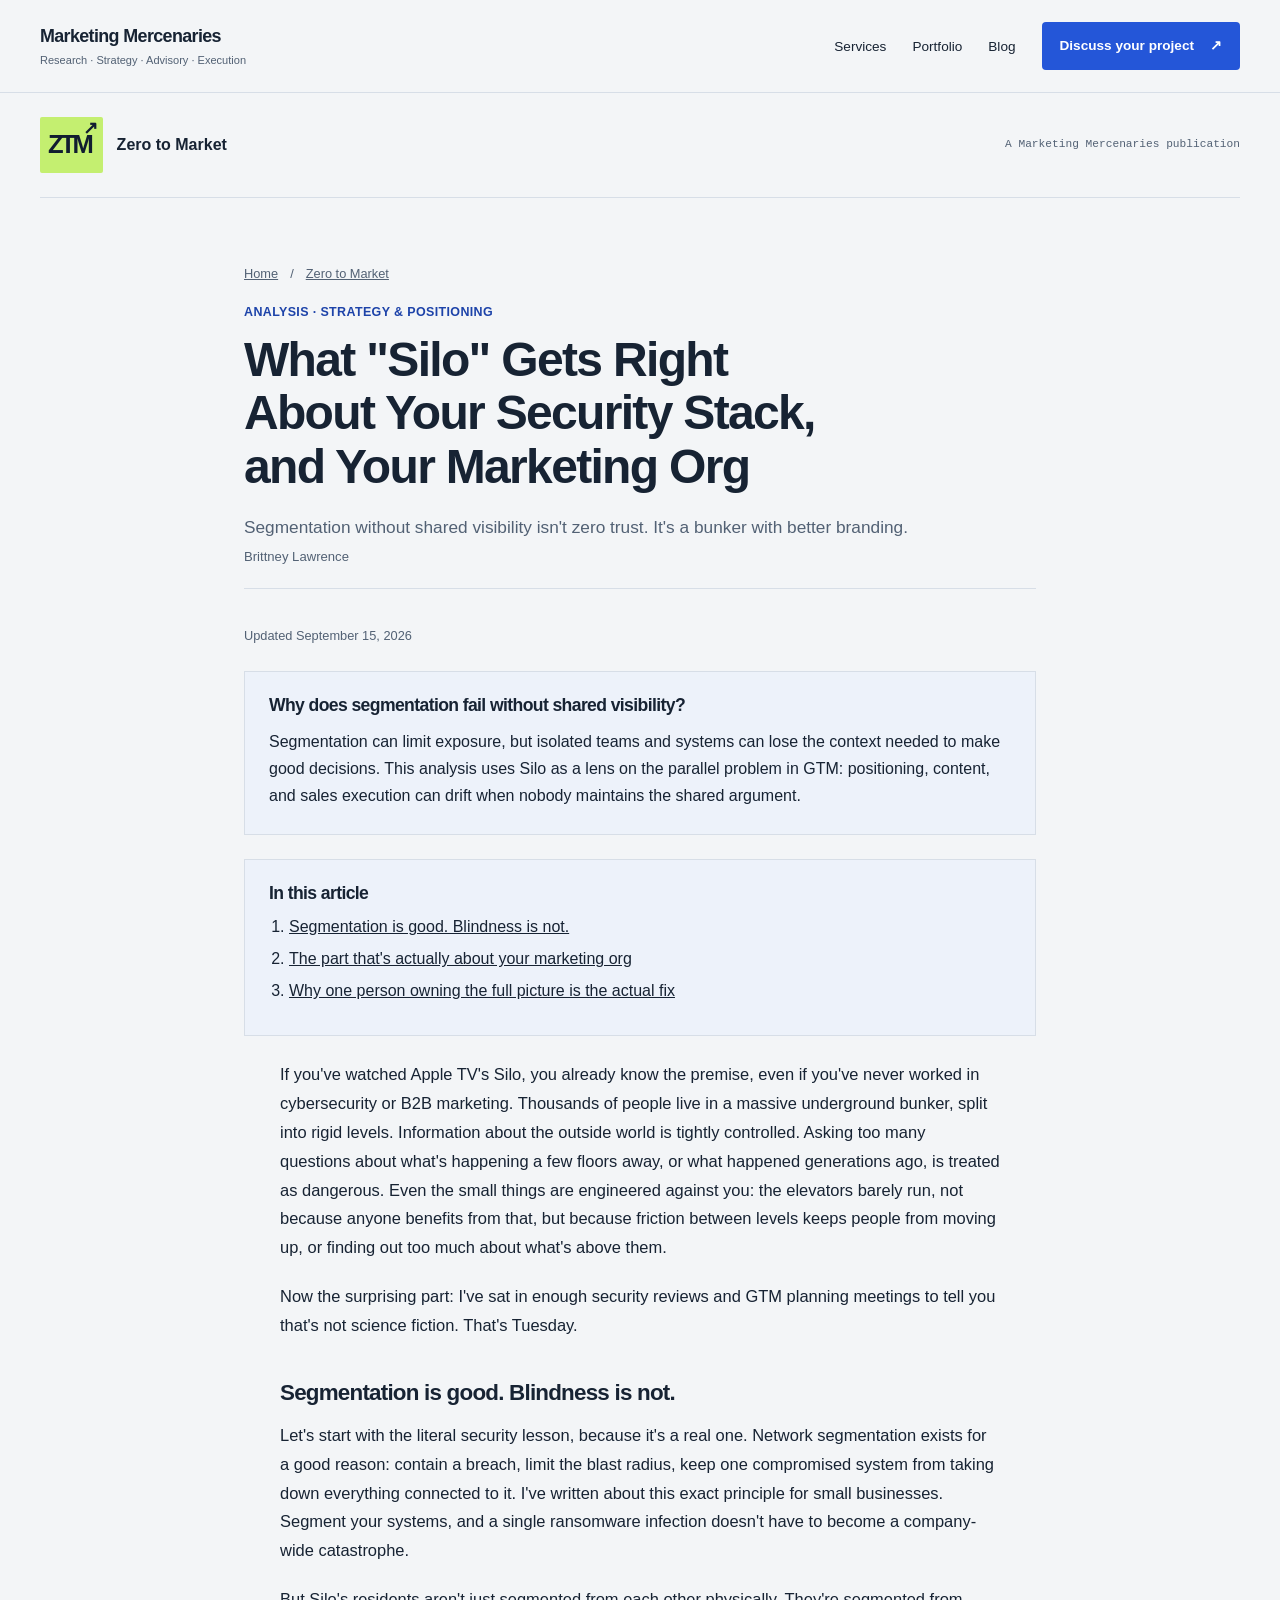
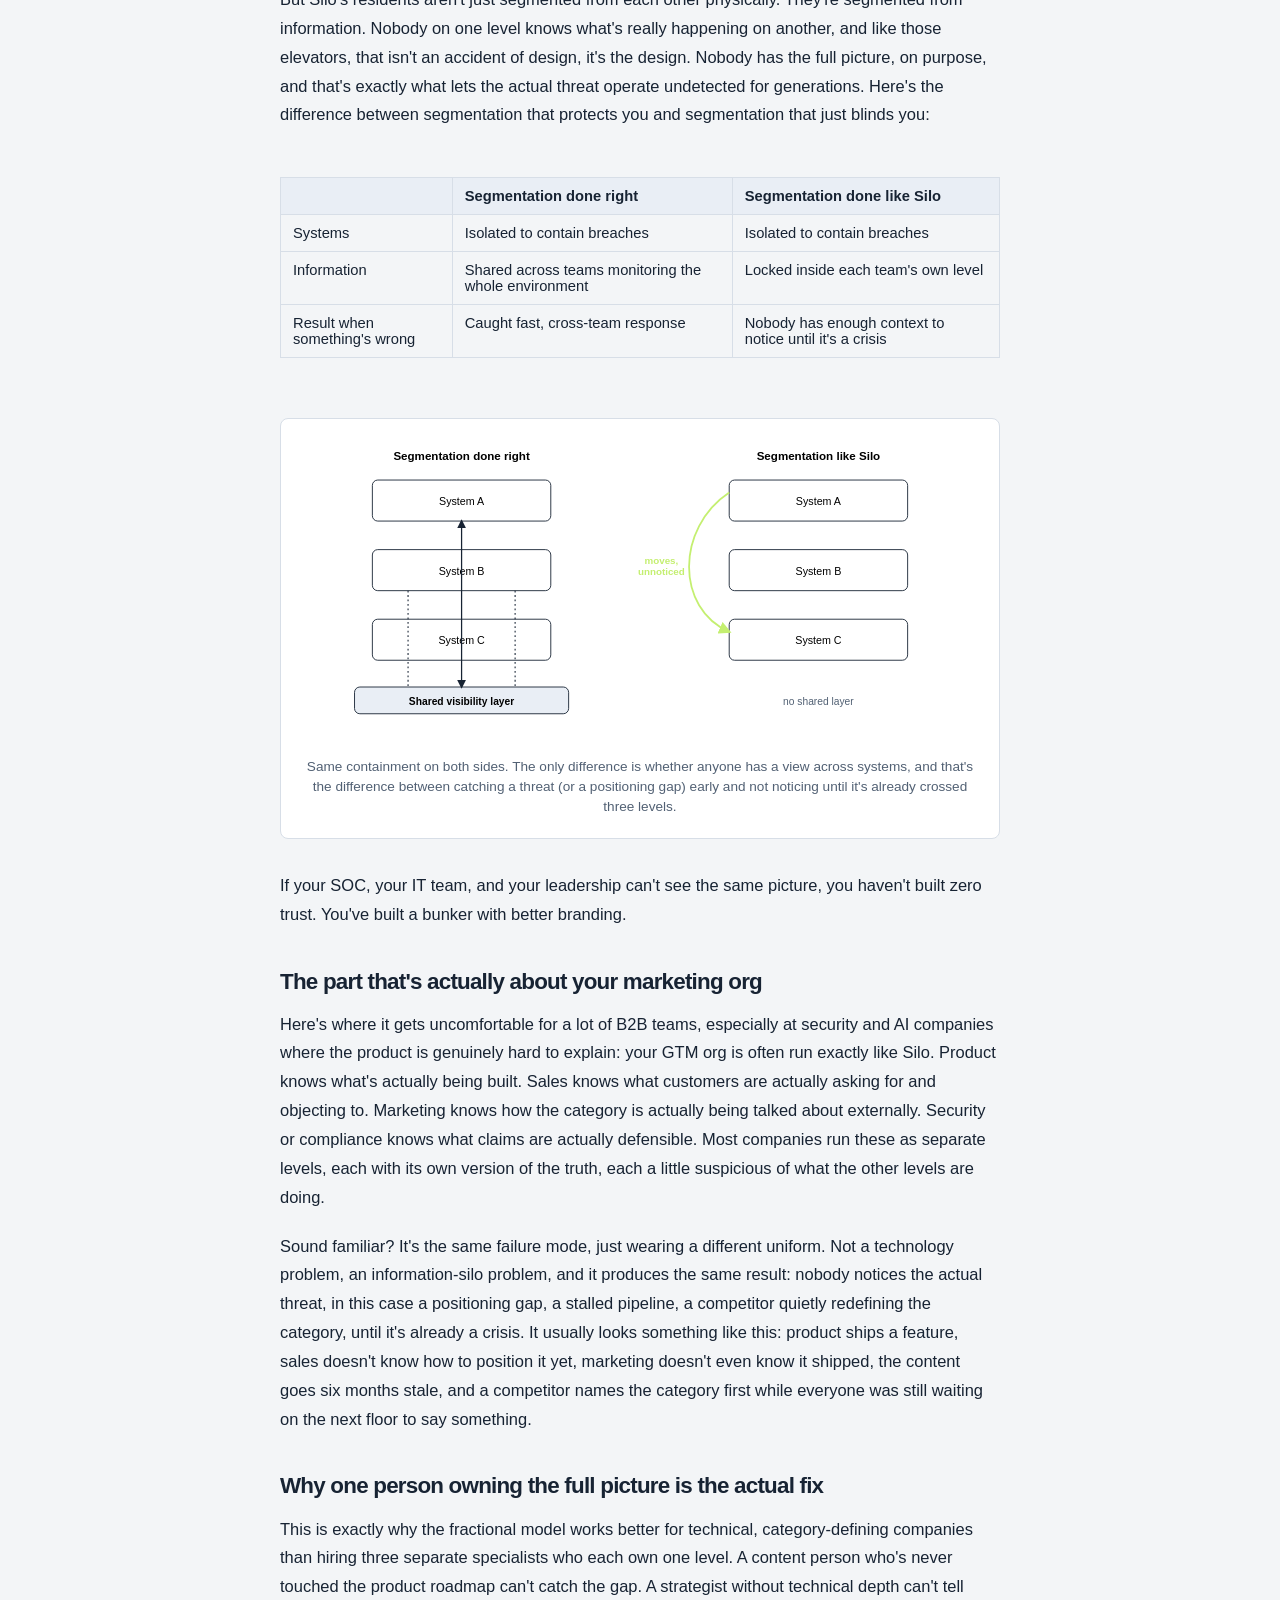
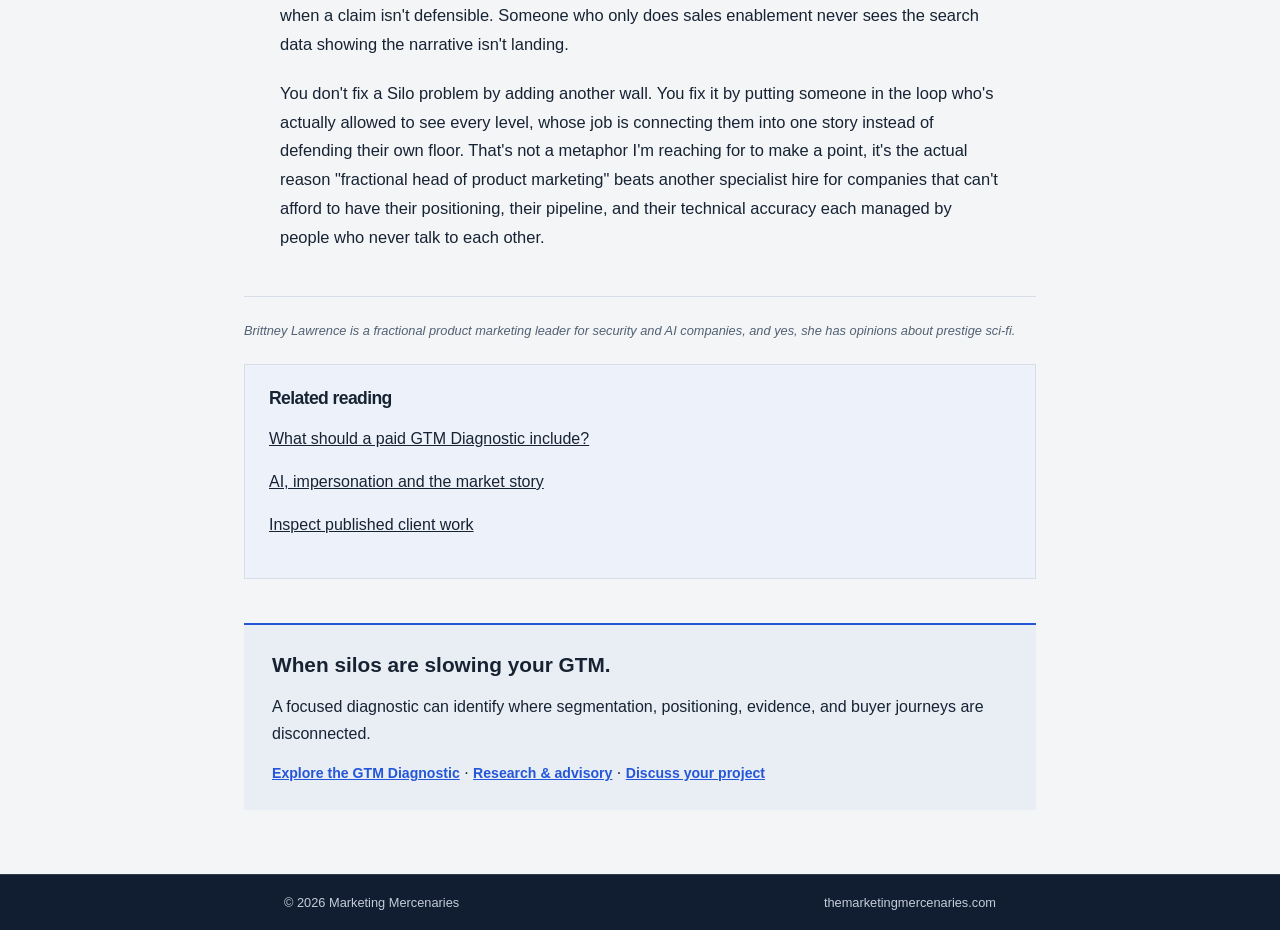
<file: blog-silo-segmentation.html>
<!doctype html>
<html lang="en">
<head>
<meta charset="utf-8">
<meta name="viewport" content="width=device-width,initial-scale=1">
<title>Security Silos and GTM Teams | Marketing Mercenaries</title>

<style>
  
  :root{
    --ink:#12141c; --paper:#f5f6fa; --paper-2:#eaecf4; --line:#12141c1a;
    --line-dark:#f5f6fa22; --indigo:#4b4ef2; --indigo-dim:#3638c4; --lime:#8ee000;
    --ink-text:#eef0fa; --ink-text-dim:#9ba0c0; --paper-text:#171928; --paper-text-dim:#5c6080;
  }
  *{box-sizing:border-box;}
  html{scroll-behavior:smooth;color-scheme:light;}
  body{margin:0;background:var(--paper);color:var(--paper-text);font-family:'Manrope',-apple-system,Arial,sans-serif;-webkit-font-smoothing:antialiased;}
  h1,h2,.display{font-family:'Space Grotesk',Arial,sans-serif;font-weight:700;line-height:1.12;text-wrap:balance;margin:0;letter-spacing:-0.01em;}
  a{color:inherit;}
  .wrap{max-width:760px;margin:0 auto;padding-inline:24px;}
  @media (max-width:480px){.wrap{padding-inline:16px;}}

  .topbar{position:sticky;top:0;z-index:50;background:var(--paper);border-bottom:1px solid var(--line);}
  .topbar-inner{max-width:760px;margin:0 auto;padding:14px 24px;display:flex;align-items:center;justify-content:space-between;gap:16px;}
  @media (max-width:480px){.topbar-inner{padding:14px 16px;}}
  .brand-name{font-family:'Space Grotesk',sans-serif;font-weight:700;font-size:1.05rem;}
  .back-link{font-size:0.85rem;font-weight:600;text-decoration:none;color:var(--paper-text-dim);}
  .back-link:hover{color:var(--indigo-dim);}

  article{padding-block:44px 64px;}
  .kicker{font-size:0.78rem;font-weight:700;text-transform:uppercase;letter-spacing:0.03em;color:var(--indigo-dim);margin-bottom:14px;}
  h1.title{font-size:clamp(1.7rem,4.4vw,2.5rem);margin-bottom:20px;}
  .dek{font-size:1.08rem;color:var(--paper-text-dim);line-height:1.6;margin-bottom:8px;}
  .meta{font-size:0.82rem;color:var(--paper-text-dim);margin-bottom:36px;padding-bottom:24px;border-bottom:1px solid var(--line);}

  .article-body p{font-size:1.03rem;line-height:1.75;margin:0 0 20px;}
  .article-body h2{font-size:1.4rem;margin:40px 0 16px;}

  table{width:100%;border-collapse:collapse;margin:28px 0;font-size:0.92rem;}
  th,td{text-align:left;padding:10px 12px;border:1px solid var(--line);vertical-align:top;}
  th{background:var(--paper-2);font-weight:700;}

  figure{margin:32px 0;padding:20px;background:#fff;border:1px solid var(--line);border-radius:8px;}
  figure svg{max-width:100%;height:auto;color:var(--paper-text);display:block;margin:0 auto;}
  figcaption{font-size:0.85rem;color:var(--paper-text-dim);margin-top:14px;line-height:1.5;text-align:center;}

  .byline{border-top:1px solid var(--line);margin-top:44px;padding-top:24px;font-size:0.92rem;color:var(--paper-text-dim);font-style:italic;}

  .midcta{background:var(--paper-2);border-top:1px solid var(--line);border-bottom:1px solid var(--line);padding-block:32px;text-align:center;}
  .midcta p{margin:0 0 14px;font-size:1.05rem;font-weight:600;color:var(--paper-text);}
  .btn{display:inline-flex;align-items:center;gap:8px;padding:11px 20px;font-size:0.88rem;font-weight:600;text-decoration:none;border-radius:6px;border:none;background:var(--indigo);color:#fff;}

  footer{border-top:1px solid var(--line-dark);background:var(--ink);color:var(--ink-text-dim);}
  footer .wrap{padding-block:20px;display:flex;justify-content:space-between;gap:14px;flex-wrap:wrap;font-size:0.8rem;}

:root{--ink:#111d30;--paper:#f3f5f7;--paper-2:#e9eef5;--line:#d7dee7;--indigo:#2456d8;--indigo-dim:#1d43a9;--lime:#c4ef70;--paper-text:#172333;--paper-text-dim:#526174;--ink-text-dim:#c4cdda}
body,h1,h2,h3,.display,.brand-name{font-family:Arial,Helvetica,sans-serif}
h1,h2,h3{letter-spacing:-.035em}p{line-height:1.7}
a:focus-visible,button:focus-visible,input:focus-visible,summary:focus-visible{outline:3px solid #397aff;outline-offset:4px}
.topbar .brand-name a{text-decoration:none}.back-link{min-height:44px;display:inline-flex;align-items:center}
footer a{color:#fff}.pf-card,.post{border-radius:5px}.pf-type,.post-meta{font-family:ui-monospace,monospace;letter-spacing:.04em}
.filter-panel{margin-bottom:28px}.filter-panel label{display:block;font-size:.85rem;font-weight:700;margin-bottom:8px}.filter-panel input{display:block;width:100%;font:inherit;padding:13px 15px;background:#fff;border:1px solid #aab7c6;border-radius:5px;margin-bottom:18px}.filter-controls{display:flex;gap:8px;flex-wrap:wrap}
.filter-controls button,.pf-filter{min-height:44px;border-radius:5px;font:inherit;font-size:.85rem;padding:10px 16px;cursor:pointer;border:1px solid var(--line);background:#fff;color:var(--paper-text)}
.filter-controls button[aria-pressed="true"],.pf-filter[aria-pressed="true"]{background:var(--ink);color:#fff}
.filter-count{font-size:.85rem;color:var(--paper-text-dim);margin:16px 0}
[hidden]{display:none!important}.empty-state{border:1px solid var(--line);padding:24px;background:#fff}
.answer-box,.toc,.related-reading{padding:24px;background:#edf2fa;border:1px solid var(--line);margin:24px 0}
.answer-box h2,.toc h2,.related-reading h2{font-size:1.1rem;margin:0 0 12px}.answer-box p{margin:0}.toc ol{padding-left:20px;margin:0}.toc li{margin:8px 0;line-height:1.5}
.breadcrumbs{display:flex;gap:12px;flex-wrap:wrap;font-size:.8rem;margin:24px 0;color:var(--paper-text-dim)}
.article-body{overflow-wrap:anywhere}.table-wrap{overflow-x:auto;max-width:100%}.article-body table{min-width:570px}
.source-note{font-size:.8rem;color:var(--paper-text-dim)}.midcta .btn{min-height:44px}.post-body{width:100%}
@media(max-width:600px){.post{padding:20px;gap:12px}.post-icon{display:none}.topbar-inner{flex-wrap:wrap}.pf-card{padding:22px}.answer-box,.toc,.related-reading{padding:20px}.article-body h2{scroll-margin-top:120px}}
</style>
<meta name="description" content="What security silos reveal about segmentation and the GTM teams that need shared evidence, positioning, and buyer context."><link rel="canonical" href="https://themarketingmercenaries.com/blog-silo-segmentation.html"><meta name="author" content="Brittney Lawrence"><meta property="og:type" content="article"><meta property="og:title" content="Security Silos and GTM Teams | Marketing Mercenaries"><meta property="og:description" content="What security silos reveal about segmentation and the GTM teams that need shared evidence, positioning, and buyer context."><meta property="og:url" content="https://themarketingmercenaries.com/blog-silo-segmentation.html"><meta name="twitter:card" content="summary"><script type="application/ld+json">{"@context": "https://schema.org", "@type": "Article", "name": "Security Silos and GTM Teams | Marketing Mercenaries", "url": "https://themarketingmercenaries.com/blog-silo-segmentation.html", "description": "What security silos reveal about segmentation and the GTM teams that need shared evidence, positioning, and buyer context.", "headline": "What \"Silo\" Gets Right About Your Security Stack", "author": {"@type": "Person", "name": "Brittney Lawrence", "url": "https://themarketingmercenaries.com/#about"}, "publisher": {"@type": "Organization", "name": "Marketing Mercenaries", "url": "https://themarketingmercenaries.com/"}, "dateModified": "2026-09-15", "isPartOf": {"@type": "Blog", "name": "Zero to Market", "url": "https://themarketingmercenaries.com/blog.html"}}</script><link rel="stylesheet" href="assets/edition.css"></head>
<body class="ztm-article"><a class="skip" href="#article-main">Skip to content</a>

<header class="edition-nav"><div class="edition-wrap nav-inner"><a class="mm-brand" href="index.html"><strong>Marketing Mercenaries</strong><span>Research · Strategy · Advisory · Execution</span></a><nav aria-label="Main navigation"><a href="index.html#services">Services</a><a href="portfolio.html">Portfolio</a><a href="blog.html">Blog</a><a class="edition-button" href="index.html#contact">Discuss your project <span aria-hidden="true">↗</span></a></nav></div></header><div class="article-masthead edition-wrap"><a href="blog.html"><span class="ztm-symbol" aria-hidden="true">ZTM<span>↗</span></span><strong>Zero to Market</strong></a><span>A Marketing Mercenaries publication</span></div><article class="wrap" id="article-main"><nav class="breadcrumbs" aria-label="Breadcrumb"><a href="index.html">Home</a><span>/</span><a href="blog.html">Zero to Market</a></nav>
  <div class="kicker">Analysis · Strategy &amp; Positioning</div>
  <h1 class="title">What "Silo" Gets Right About Your Security Stack, and Your Marketing Org</h1>
  <p class="dek">Segmentation without shared visibility isn't zero trust. It's a bunker with better branding.</p>
  <div class="meta">Brittney Lawrence</div>

  <p class="source-note">Updated <time datetime="2026-09-15">September 15, 2026</time></p><div class="answer-box"><h2>Why does segmentation fail without shared visibility?</h2><p>Segmentation can limit exposure, but isolated teams and systems can lose the context needed to make good decisions. This analysis uses Silo as a lens on the parallel problem in GTM: positioning, content, and sales execution can drift when nobody maintains the shared argument.</p></div><nav class="toc" aria-label="In this article"><h2>In this article</h2><ol><li><a href="#section-1">Segmentation is good. Blindness is not.</a></li><li><a href="#section-2">The part that's actually about your marketing org</a></li><li><a href="#section-3">Why one person owning the full picture is the actual fix</a></li></ol></nav><div class="article-body">
    <p>If you've watched Apple TV's Silo, you already know the premise, even if you've never worked in cybersecurity or B2B marketing. Thousands of people live in a massive underground bunker, split into rigid levels. Information about the outside world is tightly controlled. Asking too many questions about what's happening a few floors away, or what happened generations ago, is treated as dangerous. Even the small things are engineered against you: the elevators barely run, not because anyone benefits from that, but because friction between levels keeps people from moving up, or finding out too much about what's above them.</p>

    <p>Now the surprising part: I've sat in enough security reviews and GTM planning meetings to tell you that's not science fiction. That's Tuesday.</p>

    <h2 id="section-1">Segmentation is good. Blindness is not.</h2>
    <p>Let's start with the literal security lesson, because it's a real one. Network segmentation exists for a good reason: contain a breach, limit the blast radius, keep one compromised system from taking down everything connected to it. I've written about this exact principle for small businesses. Segment your systems, and a single ransomware infection doesn't have to become a company-wide catastrophe.</p>
    <p>But Silo's residents aren't just segmented from each other physically. They're segmented from information. Nobody on one level knows what's really happening on another, and like those elevators, that isn't an accident of design, it's the design. Nobody has the full picture, on purpose, and that's exactly what lets the actual threat operate undetected for generations. Here's the difference between segmentation that protects you and segmentation that just blinds you:</p>

    <div class="table-wrap" tabindex="0" role="region" aria-label="Comparison table"><table>
      <tr><th></th><th>Segmentation done right</th><th>Segmentation done like Silo</th></tr>
      <tr><td>Systems</td><td>Isolated to contain breaches</td><td>Isolated to contain breaches</td></tr>
      <tr><td>Information</td><td>Shared across teams monitoring the whole environment</td><td>Locked inside each team's own level</td></tr>
      <tr><td>Result when something's wrong</td><td>Caught fast, cross-team response</td><td>Nobody has enough context to notice until it's a crisis</td></tr>
    </table></div>

    <figure role="img" aria-label="Two identical sets of three isolated systems. In the left set, each system also connects to a shared visibility layer that monitors all three together. In the right set, there is no shared layer, and a threat moves undetected from the first system to the third, passing behind the second.">
      <svg viewBox="0 0 760 340" xmlns="http://www.w3.org/2000/svg">
        <defs>
          <marker id="arrow" viewBox="0 0 10 10" refX="8" refY="5" markerWidth="7" markerHeight="7" orient="auto-start-reverse">
            <path d="M0,0 L10,5 L0,10 z" fill="currentColor"></path>
          </marker>
          <marker id="arrowLime" viewBox="0 0 10 10" refX="8" refY="5" markerWidth="7" markerHeight="7" orient="auto-start-reverse">
            <path d="M0,0 L10,5 L0,10 z" style="fill:var(--lime)"></path>
          </marker>
        </defs>

        <!-- LEFT PANEL: segmentation done right -->
        <text x="180" y="24" text-anchor="middle" font-size="13" font-weight="700">Segmentation done right</text>
        <rect x="80" y="46" width="200" height="46" rx="6" fill="none" stroke="currentColor"></rect>
        <text x="180" y="74" text-anchor="middle" font-size="12">System A</text>
        <rect x="80" y="124" width="200" height="46" rx="6" fill="none" stroke="currentColor"></rect>
        <text x="180" y="152" text-anchor="middle" font-size="12">System B</text>
        <rect x="80" y="202" width="200" height="46" rx="6" fill="none" stroke="currentColor"></rect>
        <text x="180" y="230" text-anchor="middle" font-size="12">System C</text>

        <rect x="60" y="278" width="240" height="30" rx="6" style="fill:var(--paper-2);stroke:currentColor"></rect>
        <text x="180" y="298" text-anchor="middle" font-size="11.5" font-weight="700">Shared visibility layer</text>

        <line x1="180" y1="92" x2="180" y2="278" stroke="currentColor" stroke-width="1.4" marker-end="url(#arrow)" marker-start="url(#arrow)"></line>
        <line x1="120" y1="170" x2="120" y2="278" stroke="currentColor" stroke-width="1.2" stroke-dasharray="2 3"></line>
        <line x1="240" y1="170" x2="240" y2="278" stroke="currentColor" stroke-width="1.2" stroke-dasharray="2 3"></line>

        <!-- RIGHT PANEL: segmentation like Silo -->
        <text x="580" y="24" text-anchor="middle" font-size="13" font-weight="700">Segmentation like Silo</text>
        <rect x="480" y="46" width="200" height="46" rx="6" fill="none" stroke="currentColor"></rect>
        <text x="580" y="74" text-anchor="middle" font-size="12">System A</text>
        <rect x="480" y="124" width="200" height="46" rx="6" fill="none" stroke="currentColor"></rect>
        <text x="580" y="152" text-anchor="middle" font-size="12">System B</text>
        <rect x="480" y="202" width="200" height="46" rx="6" fill="none" stroke="currentColor"></rect>
        <text x="580" y="230" text-anchor="middle" font-size="12">System C</text>

        <path d="M 480 60 C 420 100, 420 190, 480 216" fill="none" style="stroke:var(--lime)" stroke-width="2" marker-end="url(#arrowLime)"></path>
        <text x="404" y="140" text-anchor="middle" font-size="11" style="fill:var(--lime)" font-weight="700">moves,</text>
        <text x="404" y="153" text-anchor="middle" font-size="11" style="fill:var(--lime)" font-weight="700">unnoticed</text>

        <text x="580" y="298" text-anchor="middle" font-size="11.5" style="fill:var(--paper-text-dim)">no shared layer</text>
      </svg>
      <figcaption>Same containment on both sides. The only difference is whether anyone has a view across systems, and that's the difference between catching a threat (or a positioning gap) early and not noticing until it's already crossed three levels.</figcaption>
    </figure>

    <p>If your SOC, your IT team, and your leadership can't see the same picture, you haven't built zero trust. You've built a bunker with better branding.</p>

    <h2 id="section-2">The part that's actually about your marketing org</h2>
    <p>Here's where it gets uncomfortable for a lot of B2B teams, especially at security and AI companies where the product is genuinely hard to explain: your GTM org is often run exactly like Silo. Product knows what's actually being built. Sales knows what customers are actually asking for and objecting to. Marketing knows how the category is actually being talked about externally. Security or compliance knows what claims are actually defensible. Most companies run these as separate levels, each with its own version of the truth, each a little suspicious of what the other levels are doing.</p>
    <p>Sound familiar? It's the same failure mode, just wearing a different uniform. Not a technology problem, an information-silo problem, and it produces the same result: nobody notices the actual threat, in this case a positioning gap, a stalled pipeline, a competitor quietly redefining the category, until it's already a crisis. It usually looks something like this: product ships a feature, sales doesn't know how to position it yet, marketing doesn't even know it shipped, the content goes six months stale, and a competitor names the category first while everyone was still waiting on the next floor to say something.</p>

    <h2 id="section-3">Why one person owning the full picture is the actual fix</h2>
    <p>This is exactly why the fractional model works better for technical, category-defining companies than hiring three separate specialists who each own one level. A content person who's never touched the product roadmap can't catch the gap. A strategist without technical depth can't tell when a claim isn't defensible. Someone who only does sales enablement never sees the search data showing the narrative isn't landing.</p>
    <p>You don't fix a Silo problem by adding another wall. You fix it by putting someone in the loop who's actually allowed to see every level, whose job is connecting them into one story instead of defending their own floor. That's not a metaphor I'm reaching for to make a point, it's the actual reason "fractional head of product marketing" beats another specialist hire for companies that can't afford to have their positioning, their pipeline, and their technical accuracy each managed by people who never talk to each other.</p>
  </div>

  <div class="byline">Brittney Lawrence is a fractional product marketing leader for security and AI companies, and yes, she has opinions about prestige sci-fi.</div>
<aside class="related-reading"><h2>Related reading</h2><p><a href="gtm-diagnostic.html">What should a paid GTM Diagnostic include?</a></p><p><a href="blog-agentic-ai-deepfakes.html">AI, impersonation and the market story</a></p><p><a href="portfolio.html">Inspect published client work</a></p></aside><aside class="ztm-endnote"><strong>When silos are slowing your GTM.</strong><p>A focused diagnostic can identify where segmentation, positioning, evidence, and buyer journeys are disconnected.</p><a href="gtm-diagnostic.html">Explore the GTM Diagnostic</a> · <a href="research-advisory.html">Research &amp; advisory</a> · <a href="index.html#contact">Discuss your project</a></aside></article>



<footer><div class="wrap">
  <div>© <span id="year"></span> Marketing Mercenaries</div>
  <div>themarketingmercenaries.com</div>
</div></footer>

<script>document.getElementById('year').textContent = new Date().getFullYear();</script>
</body>
</html>
</file>
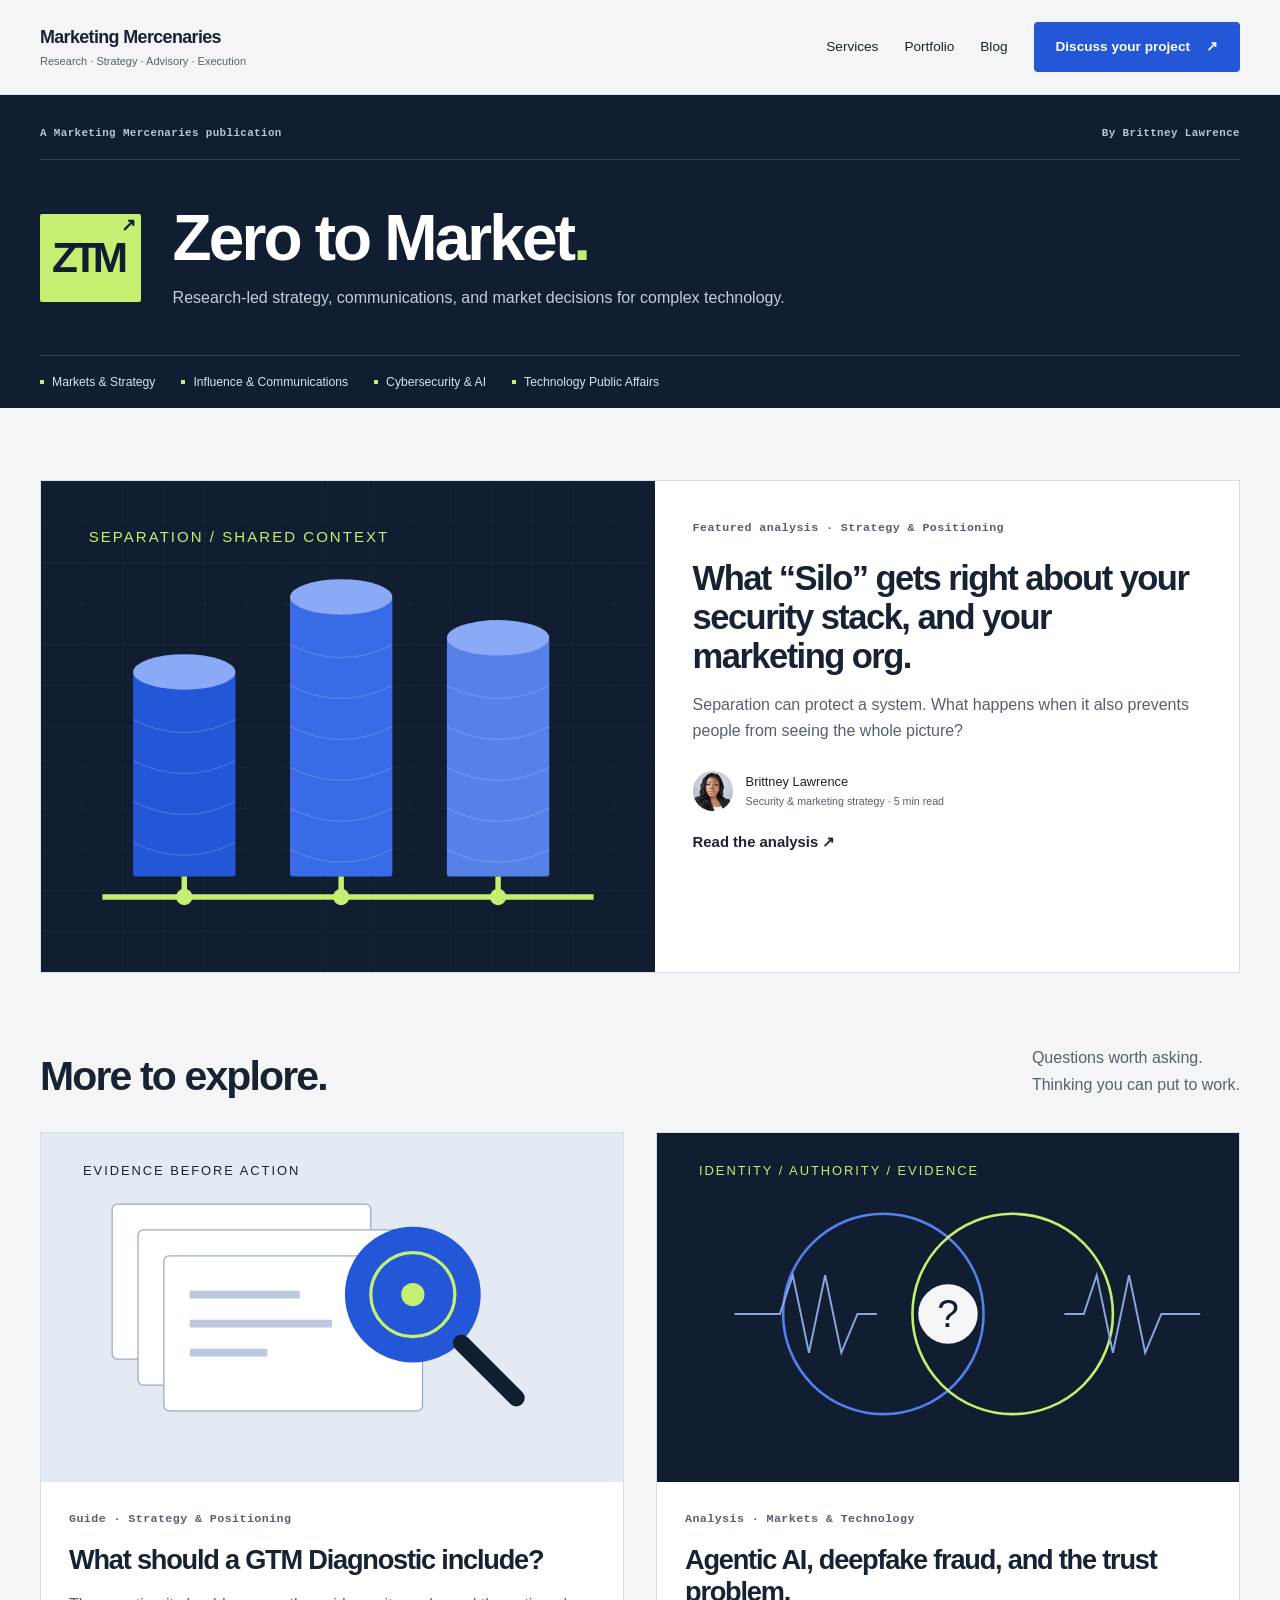
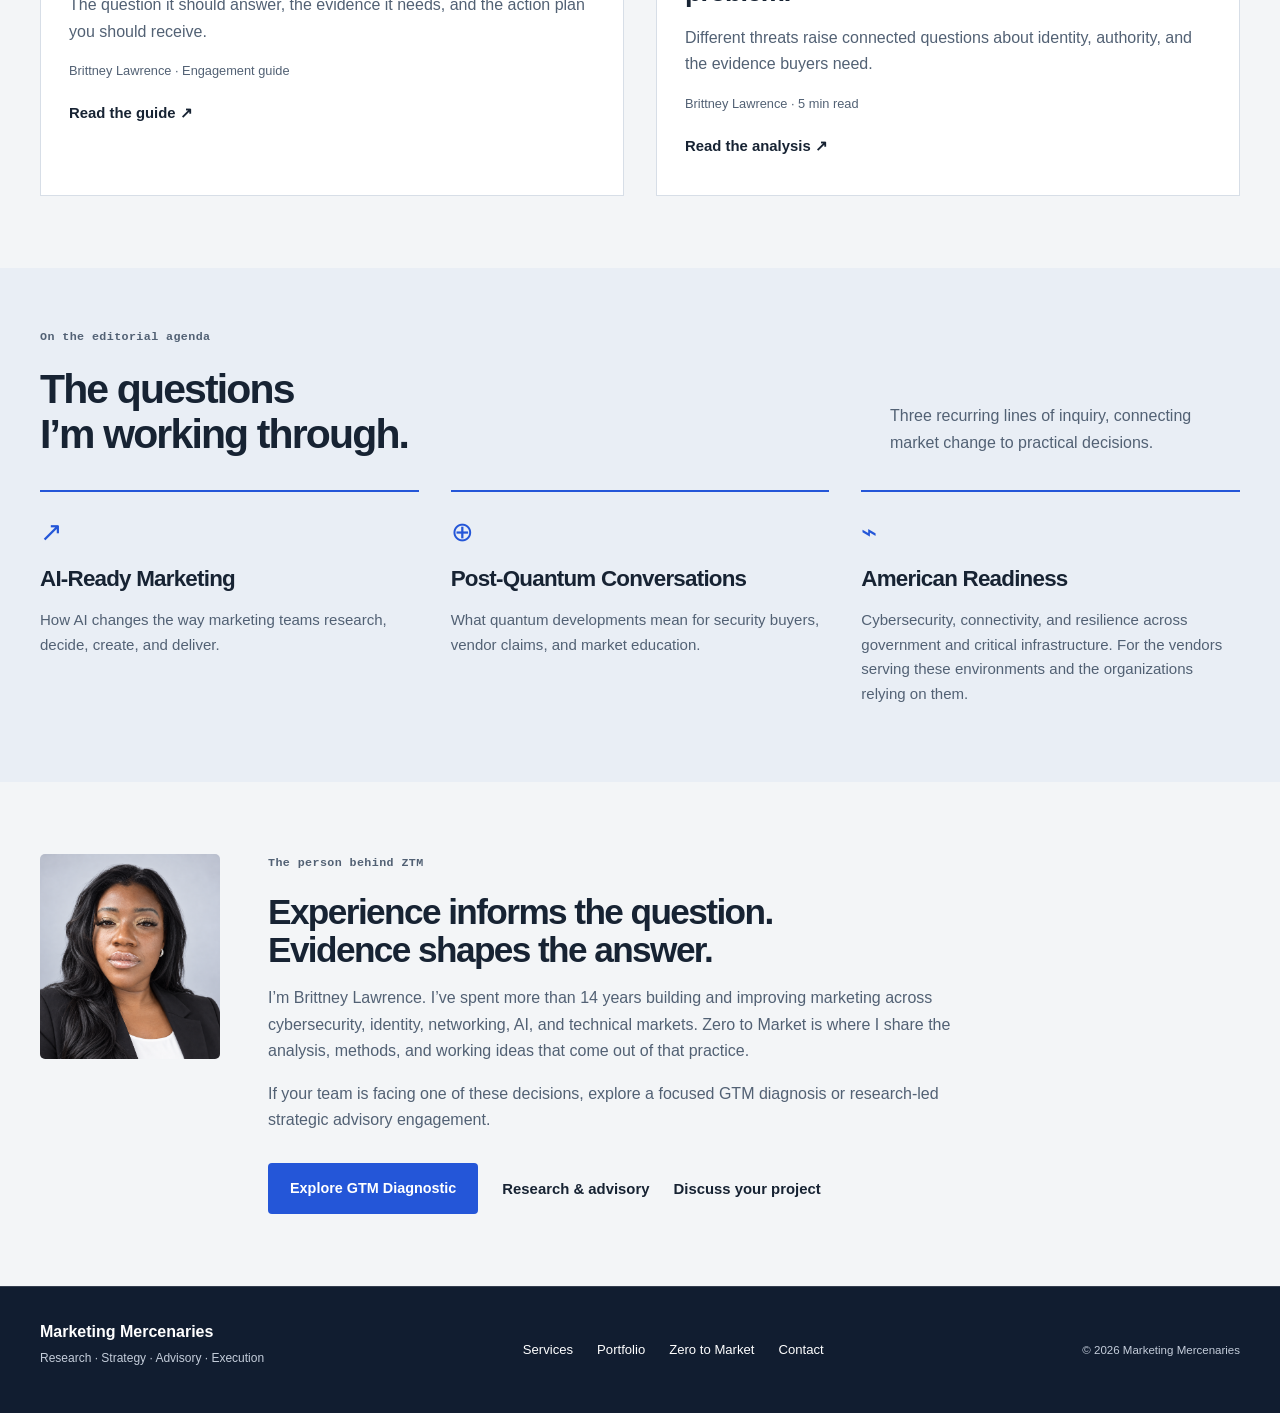
<file: blog.html>
<!doctype html><html lang="en"><head>
<meta charset="utf-8">
<meta name="viewport" content="width=device-width,initial-scale=1">
<title>Zero to Market: Research &amp; Strategy | Marketing Mercenaries</title>
<meta name="description" content="Zero to Market by Brittney Lawrence: research-led analysis of go-to-market strategy, cybersecurity, AI, communications, and technology markets.">
<meta name="author" content="Brittney Lawrence">
<link rel="canonical" href="https://themarketingmercenaries.com/blog.html">
<meta property="og:title" content="Zero to Market: Research &amp; Strategy | Marketing Mercenaries">
<meta property="og:description" content="Zero to Market: research-led analysis of GTM strategy, cybersecurity, AI, communications, and technology markets.">
<meta property="og:type" content="website">
<meta property="og:url" content="https://themarketingmercenaries.com/blog.html">
<meta property="og:image" content="https://themarketingmercenaries.com/assets/ztm-social.png">
<meta name="twitter:card" content="summary_large_image">
<link rel="stylesheet" href="assets/edition.css">
<script type="application/ld+json">{"@context": "https://schema.org", "@type": "Blog", "name": "Zero to Market: Research & Strategy | Marketing Mercenaries", "description": "Zero to Market: research-led analysis of GTM strategy, cybersecurity, AI, communications, and technology markets.", "url": "https://themarketingmercenaries.com/blog.html", "author": {"@type": "Person", "name": "Brittney Lawrence"}, "publisher": {"@type": "Organization", "name": "Marketing Mercenaries"}}
</script>
</head><body class="edition"><a class="skip" href="#main">Skip to content</a><header class="edition-nav"><div class="edition-wrap nav-inner"><a class="mm-brand" href="index.html"><strong>Marketing Mercenaries</strong><span>Research · Strategy · Advisory · Execution</span></a><nav aria-label="Main navigation"><a href="index.html#services">Services</a><a href="portfolio.html">Portfolio</a><a href="blog.html">Blog</a><a class="edition-button" href="index.html#contact">Discuss your project <span aria-hidden="true">↗</span></a></nav></div></header><main id="main">
<section class="ztm-masthead"><div class="edition-wrap"><div class="masthead-line"><span class="label">A Marketing Mercenaries publication</span><span class="label">By Brittney Lawrence</span></div><div class="masthead-title"><span class="ztm-symbol" aria-hidden="true">ZTM<span>↗</span></span><div><h1>Zero to Market<span>.</span></h1><p>Research-led strategy, communications, and market decisions for complex technology.</p></div></div><div class="topic-line" aria-label="Publication topics"><span>Markets &amp; Strategy</span><span>Influence &amp; Communications</span><span>Cybersecurity &amp; AI</span><span>Technology Public Affairs</span></div></div>
</section>

<section class="edition-section ztm-feature-section"><div class="edition-wrap"><article class="ztm-feature"><a class="ztm-feature-art" href="blog-silo-segmentation.html" aria-label="Read What Silo Gets Right About Your Security Stack, and Your Marketing Org"><img src="assets/silo-editorial.svg" alt="Separated towers connected by a shared line, an illustration of silos and shared context" width="900" height="720"></a><div class="ztm-feature-copy"><p class="label">Featured analysis · Strategy &amp; Positioning</p><h2><a href="blog-silo-segmentation.html">What “Silo” gets right about your security stack, and your marketing org.</a></h2><p>Separation can protect a system. What happens when it also prevents people from seeing the whole picture?</p><div class="author-line"><img src="headshot-brittney-studio.png" alt="" width="40" height="40"><span>Brittney Lawrence<br> <small>Security &amp; marketing strategy · 5 min read</small></span></div><a class="text-link" href="blog-silo-segmentation.html">Read the analysis ↗</a></div></article></div>
</section>

<section class="edition-section latest-section"><div class="edition-wrap"><div class="section-heading"><h2>More to explore.</h2><p>Questions worth asking.<br> Thinking you can put to work.</p></div><div class="reading-grid"><article class="reading-card"><a class="reading-art" href="gtm-diagnostic.html" aria-label="Read the GTM Diagnostic guide"><img src="assets/diagnostic-editorial.svg" alt="Layers of evidence converge on a defined problem" width="900" height="540" loading="lazy"></a><div><p class="label">Guide · Strategy &amp; Positioning</p><h3><a href="gtm-diagnostic.html">What should a GTM Diagnostic include?</a></h3><p>The question it should answer, the evidence it needs, and the action plan you should receive.</p><span class="byline">Brittney Lawrence · Engagement guide</span><a class="text-link" href="gtm-diagnostic.html">Read the guide ↗</a></div></article><article class="reading-card"><a class="reading-art" href="blog-agentic-ai-deepfakes.html" aria-label="Read the analysis of agentic AI and deepfake fraud"><img src="assets/identity-editorial.svg" alt="Two distinct signals intersect at the question of identity" width="900" height="540" loading="lazy"></a><div><p class="label">Analysis · Markets &amp; Technology</p><h3><a href="blog-agentic-ai-deepfakes.html">Agentic AI, deepfake fraud, and the trust problem.</a></h3><p>Different threats raise connected questions about identity, authority, and the evidence buyers need.</p><span class="byline">Brittney Lawrence · 5 min read</span><a class="text-link" href="blog-agentic-ai-deepfakes.html">Read the analysis ↗</a></div></article></div></div>
</section>

<section class="editorial-direction"><div class="edition-wrap"><div class="section-heading"><div><p class="label">On the editorial agenda</p><h2>The questions<br> I’m working through.</h2></div><p>Three recurring lines of inquiry, connecting market change to practical decisions.</p></div><div class="series-grid"><article><span class="series-mark" aria-hidden="true">↗</span><h3>AI-Ready Marketing</h3><p>How AI changes the way marketing teams research, decide, create, and deliver.</p></article><article><span class="series-mark" aria-hidden="true">⊕</span><h3>Post-Quantum Conversations</h3><p>What quantum developments mean for security buyers, vendor claims, and market education.</p></article><article><span class="series-mark" aria-hidden="true">⌁</span><h3>American Readiness</h3><p>Cybersecurity, connectivity, and resilience across government and critical infrastructure. For the vendors serving these environments and the organizations relying on them.</p></article></div></div>
</section>

<section class="edition-section"><div class="edition-wrap ztm-author"><img src="headshot-brittney-studio.png" alt="Brittney Lawrence" width="180" height="180" loading="lazy"><div><p class="label">The person behind ZTM</p><h2>Experience informs the question.<br> Evidence shapes the answer.</h2><p>I’m Brittney Lawrence. I’ve spent more than 14 years building and improving marketing across cybersecurity, identity, networking, AI, and technical markets. Zero to Market is where I share the analysis, methods, and working ideas that come out of that practice.</p><p>If your team is facing one of these decisions, explore a focused GTM diagnosis or research-led strategic advisory engagement.</p><div class="button-row"><a class="edition-button" href="gtm-diagnostic.html">Explore GTM Diagnostic</a><a class="text-link" href="research-advisory.html">Research &amp; advisory</a><a class="text-link" href="index.html#contact">Discuss your project</a></div></div></div>
</section></main>
<footer class="edition-footer"><div class="edition-wrap footer-flex"><div><strong>Marketing Mercenaries</strong><p>Research · Strategy · Advisory · Execution</p></div><nav aria-label="Footer"><a href="index.html#services">Services</a><a href="portfolio.html">Portfolio</a><a href="blog.html">Zero to Market</a><a href="index.html#contact">Contact</a></nav><small>© <span id="year"></span> Marketing Mercenaries</small></div></footer><script>document.getElementById('year').textContent=new Date().getFullYear()
</script></body></html>
</file>
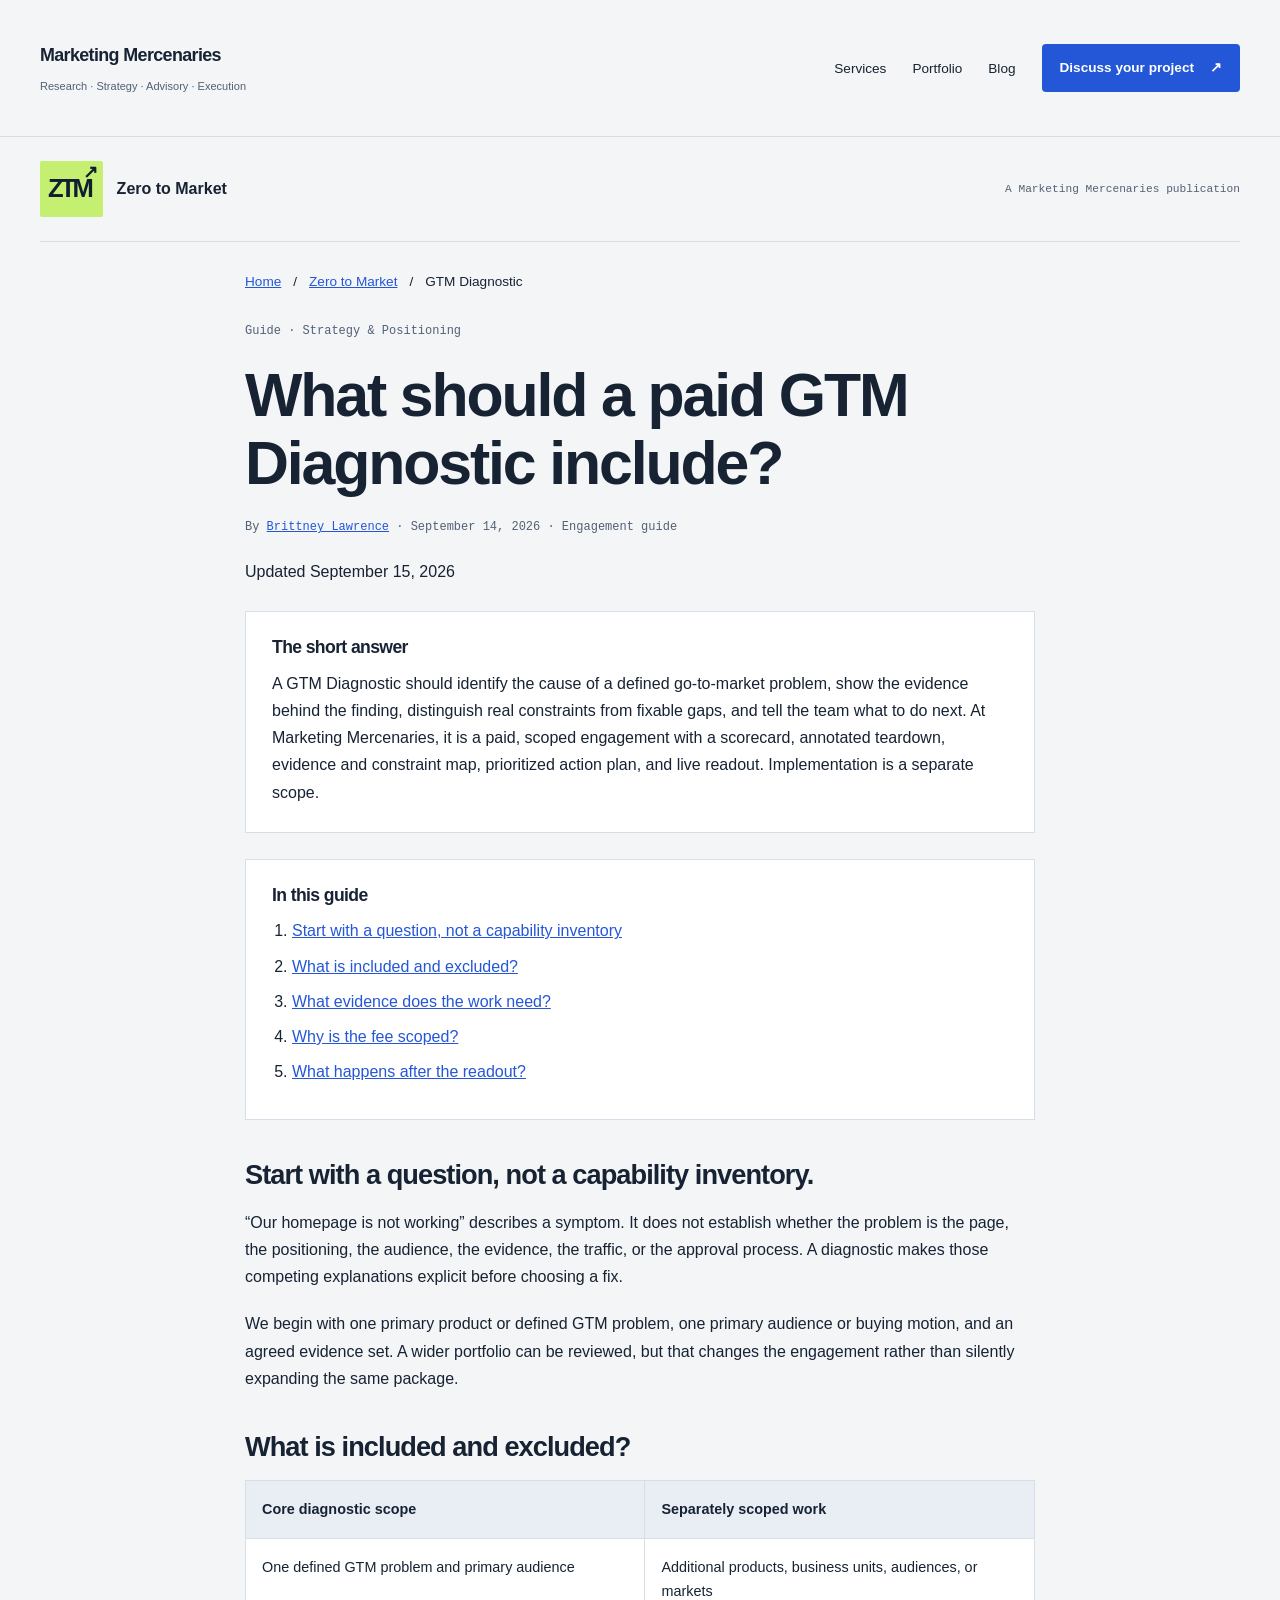
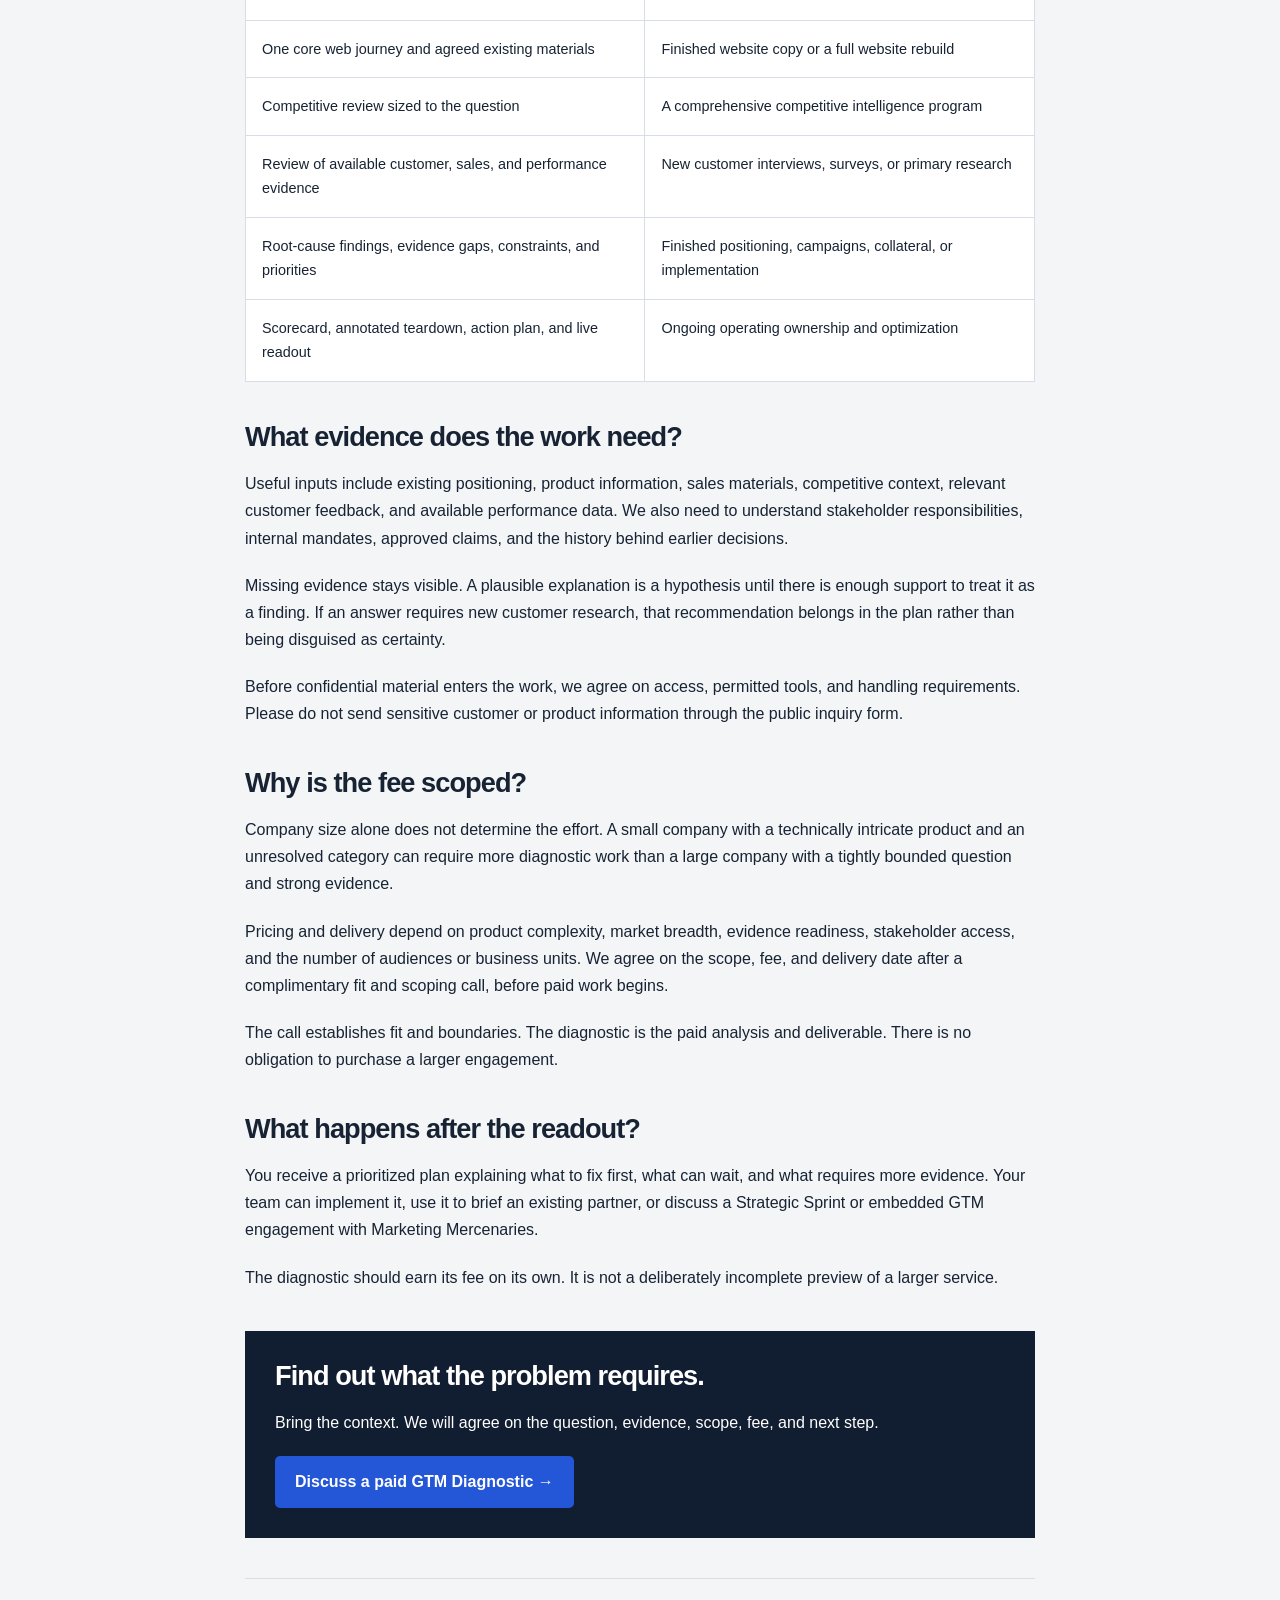
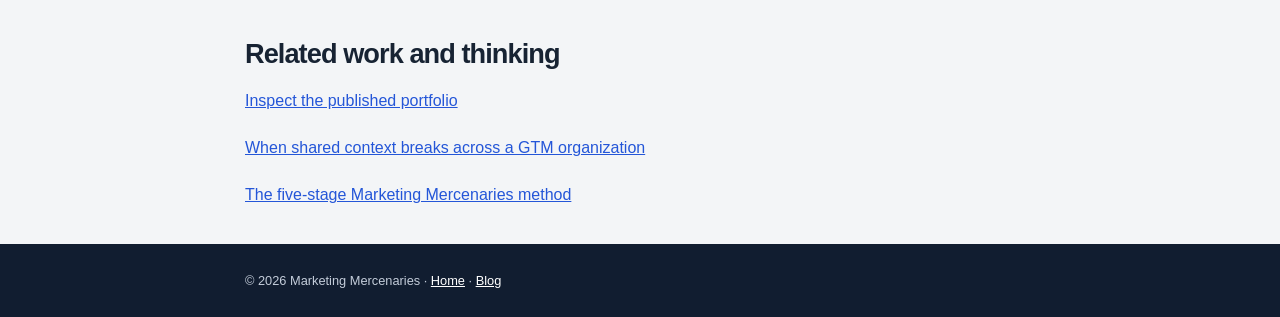
<file: gtm-diagnostic.html>
<!doctype html>
<html lang="en"><head><meta charset="utf-8"><meta name="viewport" content="width=device-width,initial-scale=1"><title>What Does a GTM Diagnostic Include? | Marketing Mercenaries</title><meta name="description" content="Understand Marketing Mercenaries' paid GTM Diagnostic: scope, evidence, root-cause analysis, deliverables, pricing factors and next steps."><link rel="canonical" href="https://themarketingmercenaries.com/gtm-diagnostic.html"><meta property="og:type" content="article"><meta property="og:title" content="What should a paid GTM Diagnostic include?"><meta property="og:description" content="A clear problem, defensible findings, explicit boundaries, and an action plan. Here is how we scope it."><meta property="og:url" content="https://themarketingmercenaries.com/gtm-diagnostic.html"><meta name="twitter:card" content="summary">
<script type="application/ld+json">{"@context": "https://schema.org", "@type": "Article", "headline": "What should a paid GTM Diagnostic include?", "author": {"@type": "Person", "name": "Brittney Lawrence", "url": "https://themarketingmercenaries.com/#about"}, "publisher": {"@type": "Organization", "name": "Marketing Mercenaries", "url": "https://themarketingmercenaries.com/"}, "datePublished": "2026-09-14", "dateModified": "2026-09-15", "mainEntityOfPage": "https://themarketingmercenaries.com/gtm-diagnostic.html", "isPartOf": {"@type": "Blog", "name": "Zero to Market", "url": "https://themarketingmercenaries.com/blog.html"}}</script>
<style>
*{box-sizing:border-box}html{scroll-behavior:smooth;scroll-padding-top:90px}body{margin:0;font-family:Arial,Helvetica,sans-serif;color:#172333;background:#f3f5f7;line-height:1.7}a{color:#2456d8}h1,h2,h3{line-height:1.12;letter-spacing:-.035em}h1{font-size:clamp(2.3rem,5.6vw,3.8rem);margin:20px 0;max-width:22ch}h2{font-size:1.7rem;margin:40px 0 18px}p{margin:0 0 20px}.wrap{width:min(790px,calc(100% - 40px));margin:auto}header{background:#fff;border-bottom:1px solid #d7dee7;padding:18px 0}header .wrap{display:flex;justify-content:space-between;gap:20px;flex-wrap:wrap}.brand{font-weight:700;text-decoration:none;color:#111d30}.breadcrumbs{font-size:.85rem;display:flex;gap:12px;flex-wrap:wrap;margin:28px 0}.meta{font:12px ui-monospace,monospace;color:#526174;line-height:1.7}.answer,.toc{padding:26px;background:#fff;border:1px solid #d7dee7;margin:26px 0}.answer h2,.toc h2{font-size:1.1rem;margin:0 0 12px}.answer p{margin:0}.toc ol{margin:0;padding-left:20px}.toc li{margin:8px 0}.comparison{overflow-x:auto}table{border-collapse:collapse;width:100%;min-width:540px;background:#fff}th,td{padding:16px;text-align:left;border:1px solid #d7dee7;vertical-align:top;font-size:.9rem}th{background:#e9eef5}li{margin:10px 0}.cta{padding:30px;background:#111d30;color:#fff;margin:40px 0}.cta h2{margin-top:0}.btn{display:inline-flex;min-height:48px;align-items:center;padding:12px 20px;background:#2456d8;color:#fff;text-decoration:none;border-radius:5px;font-weight:700}.related{border-top:1px solid #d7dee7;margin:35px 0;padding-top:20px}footer{padding:26px 0;background:#111d30;color:#c4cdda;font-size:.8rem}footer a{color:#fff}a:focus-visible{outline:3px solid #397aff;outline-offset:4px}@media(prefers-reduced-motion:reduce){html{scroll-behavior:auto}}
</style><link rel="stylesheet" href="assets/edition.css"></head><body class="ztm-article"><a class="skip" href="#article-main">Skip to content</a>
<header class="edition-nav"><div class="edition-wrap nav-inner"><a class="mm-brand" href="index.html"><strong>Marketing Mercenaries</strong><span>Research · Strategy · Advisory · Execution</span></a><nav aria-label="Main navigation"><a href="index.html#services">Services</a><a href="portfolio.html">Portfolio</a><a href="blog.html">Blog</a><a class="edition-button" href="index.html#contact">Discuss your project <span aria-hidden="true">↗</span></a></nav></div></header><div class="article-masthead edition-wrap"><a href="blog.html"><span class="ztm-symbol" aria-hidden="true">ZTM<span>↗</span></span><strong>Zero to Market</strong></a><span>A Marketing Mercenaries publication</span></div>
<main class="wrap" id="article-main"><nav class="breadcrumbs" aria-label="Breadcrumb"><a href="index.html">Home</a><span>/</span><a href="blog.html">Zero to Market</a><span>/</span><span>GTM Diagnostic</span></nav>
<article><div class="meta">Guide · Strategy &amp; Positioning</div><h1>What should a paid GTM Diagnostic include?</h1><p class="meta">By <a href="index.html#about">Brittney Lawrence</a> · <time datetime="2026-09-14">September 14, 2026</time> · Engagement guide</p>
<p class="source-note">Updated <time datetime="2026-09-15">September 15, 2026</time></p><div class="answer"><h2>The short answer</h2><p>A GTM Diagnostic should identify the cause of a defined go-to-market problem, show the evidence behind the finding, distinguish real constraints from fixable gaps, and tell the team what to do next. At Marketing Mercenaries, it is a paid, scoped engagement with a scorecard, annotated teardown, evidence and constraint map, prioritized action plan, and live readout. Implementation is a separate scope.</p></div>
<nav class="toc" aria-label="In this guide"><h2>In this guide</h2><ol><li><a href="#problem">Start with a question, not a capability inventory</a></li><li><a href="#scope">What is included and excluded?</a></li><li><a href="#evidence">What evidence does the work need?</a></li><li><a href="#pricing">Why is the fee scoped?</a></li><li><a href="#next">What happens after the readout?</a></li></ol></nav>
<h2 id="problem">Start with a question, not a capability inventory.</h2><p>“Our homepage is not working” describes a symptom. It does not establish whether the problem is the page, the positioning, the audience, the evidence, the traffic, or the approval process. A diagnostic makes those competing explanations explicit before choosing a fix.</p><p>We begin with one primary product or defined GTM problem, one primary audience or buying motion, and an agreed evidence set. A wider portfolio can be reviewed, but that changes the engagement rather than silently expanding the same package.</p>
<h2 id="scope">What is included and excluded?</h2><div class="comparison" tabindex="0" role="region" aria-label="Diagnostic scope comparison"><table><thead><tr><th>Core diagnostic scope</th><th>Separately scoped work</th></tr></thead><tbody><tr><td>One defined GTM problem and primary audience</td><td>Additional products, business units, audiences, or markets</td></tr><tr><td>One core web journey and agreed existing materials</td><td>Finished website copy or a full website rebuild</td></tr><tr><td>Competitive review sized to the question</td><td>A comprehensive competitive intelligence program</td></tr><tr><td>Review of available customer, sales, and performance evidence</td><td>New customer interviews, surveys, or primary research</td></tr><tr><td>Root-cause findings, evidence gaps, constraints, and priorities</td><td>Finished positioning, campaigns, collateral, or implementation</td></tr><tr><td>Scorecard, annotated teardown, action plan, and live readout</td><td>Ongoing operating ownership and optimization</td></tr></tbody></table></div>
<h2 id="evidence">What evidence does the work need?</h2><p>Useful inputs include existing positioning, product information, sales materials, competitive context, relevant customer feedback, and available performance data. We also need to understand stakeholder responsibilities, internal mandates, approved claims, and the history behind earlier decisions.</p><p>Missing evidence stays visible. A plausible explanation is a hypothesis until there is enough support to treat it as a finding. If an answer requires new customer research, that recommendation belongs in the plan rather than being disguised as certainty.</p><p>Before confidential material enters the work, we agree on access, permitted tools, and handling requirements. Please do not send sensitive customer or product information through the public inquiry form.</p>
<h2 id="pricing">Why is the fee scoped?</h2><p>Company size alone does not determine the effort. A small company with a technically intricate product and an unresolved category can require more diagnostic work than a large company with a tightly bounded question and strong evidence.</p><p>Pricing and delivery depend on product complexity, market breadth, evidence readiness, stakeholder access, and the number of audiences or business units. We agree on the scope, fee, and delivery date after a complimentary fit and scoping call, before paid work begins.</p><p>The call establishes fit and boundaries. The diagnostic is the paid analysis and deliverable. There is no obligation to purchase a larger engagement.</p>
<h2 id="next">What happens after the readout?</h2><p>You receive a prioritized plan explaining what to fix first, what can wait, and what requires more evidence. Your team can implement it, use it to brief an existing partner, or discuss a Strategic Sprint or embedded GTM engagement with Marketing Mercenaries.</p><p>The diagnostic should earn its fee on its own. It is not a deliberately incomplete preview of a larger service.</p>
<div class="cta"><h2>Find out what the problem requires.</h2><p>Bring the context. We will agree on the question, evidence, scope, fee, and next step.</p><a class="btn" href="index.html?interest=GTM%20Diagnostic#contact">Discuss a paid GTM Diagnostic →</a></div>
<aside class="related"><h2>Related work and thinking</h2><p><a href="portfolio.html">Inspect the published portfolio</a></p><p><a href="blog-silo-segmentation.html">When shared context breaks across a GTM organization</a></p><p><a href="index.html#method">The five-stage Marketing Mercenaries method</a></p></aside>
</article></main><footer><div class="wrap">© 2026 Marketing Mercenaries · <a href="index.html">Home</a> · <a href="blog.html">Blog</a></div></footer></body></html>
</file>
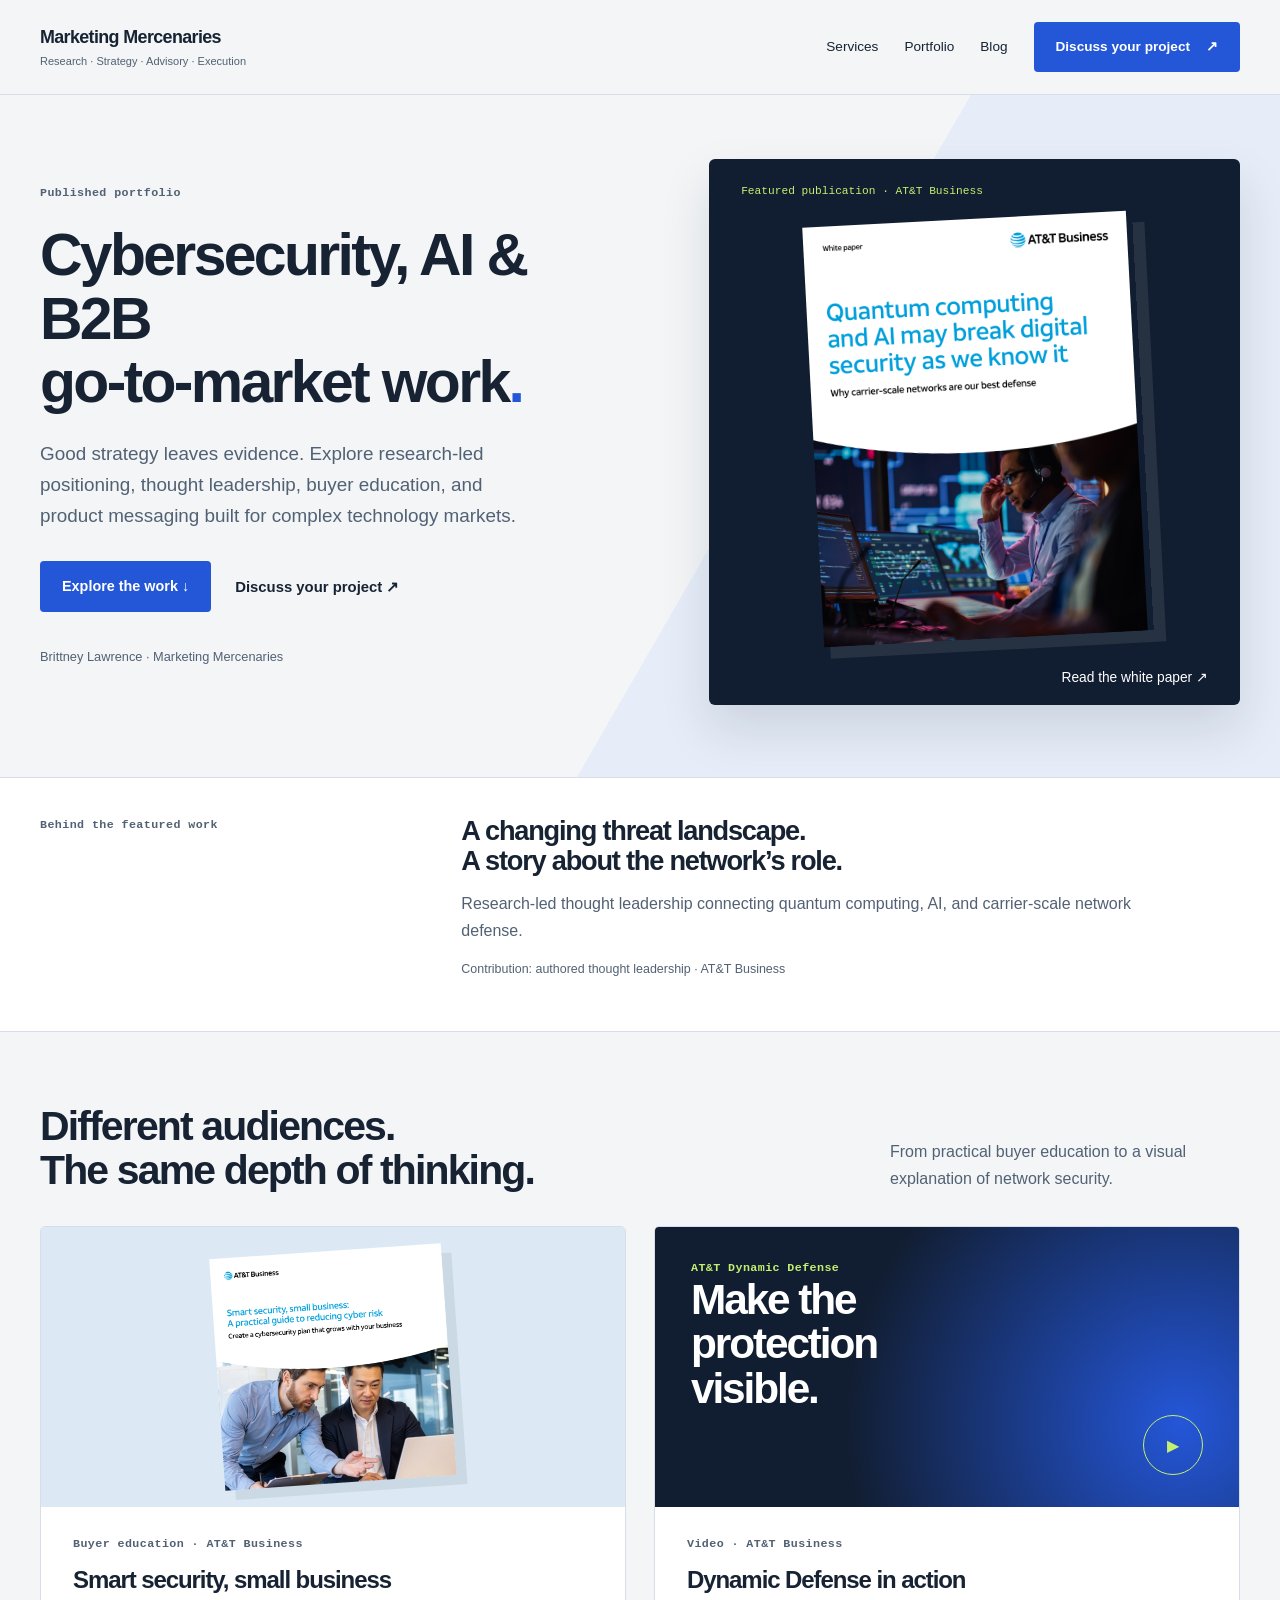
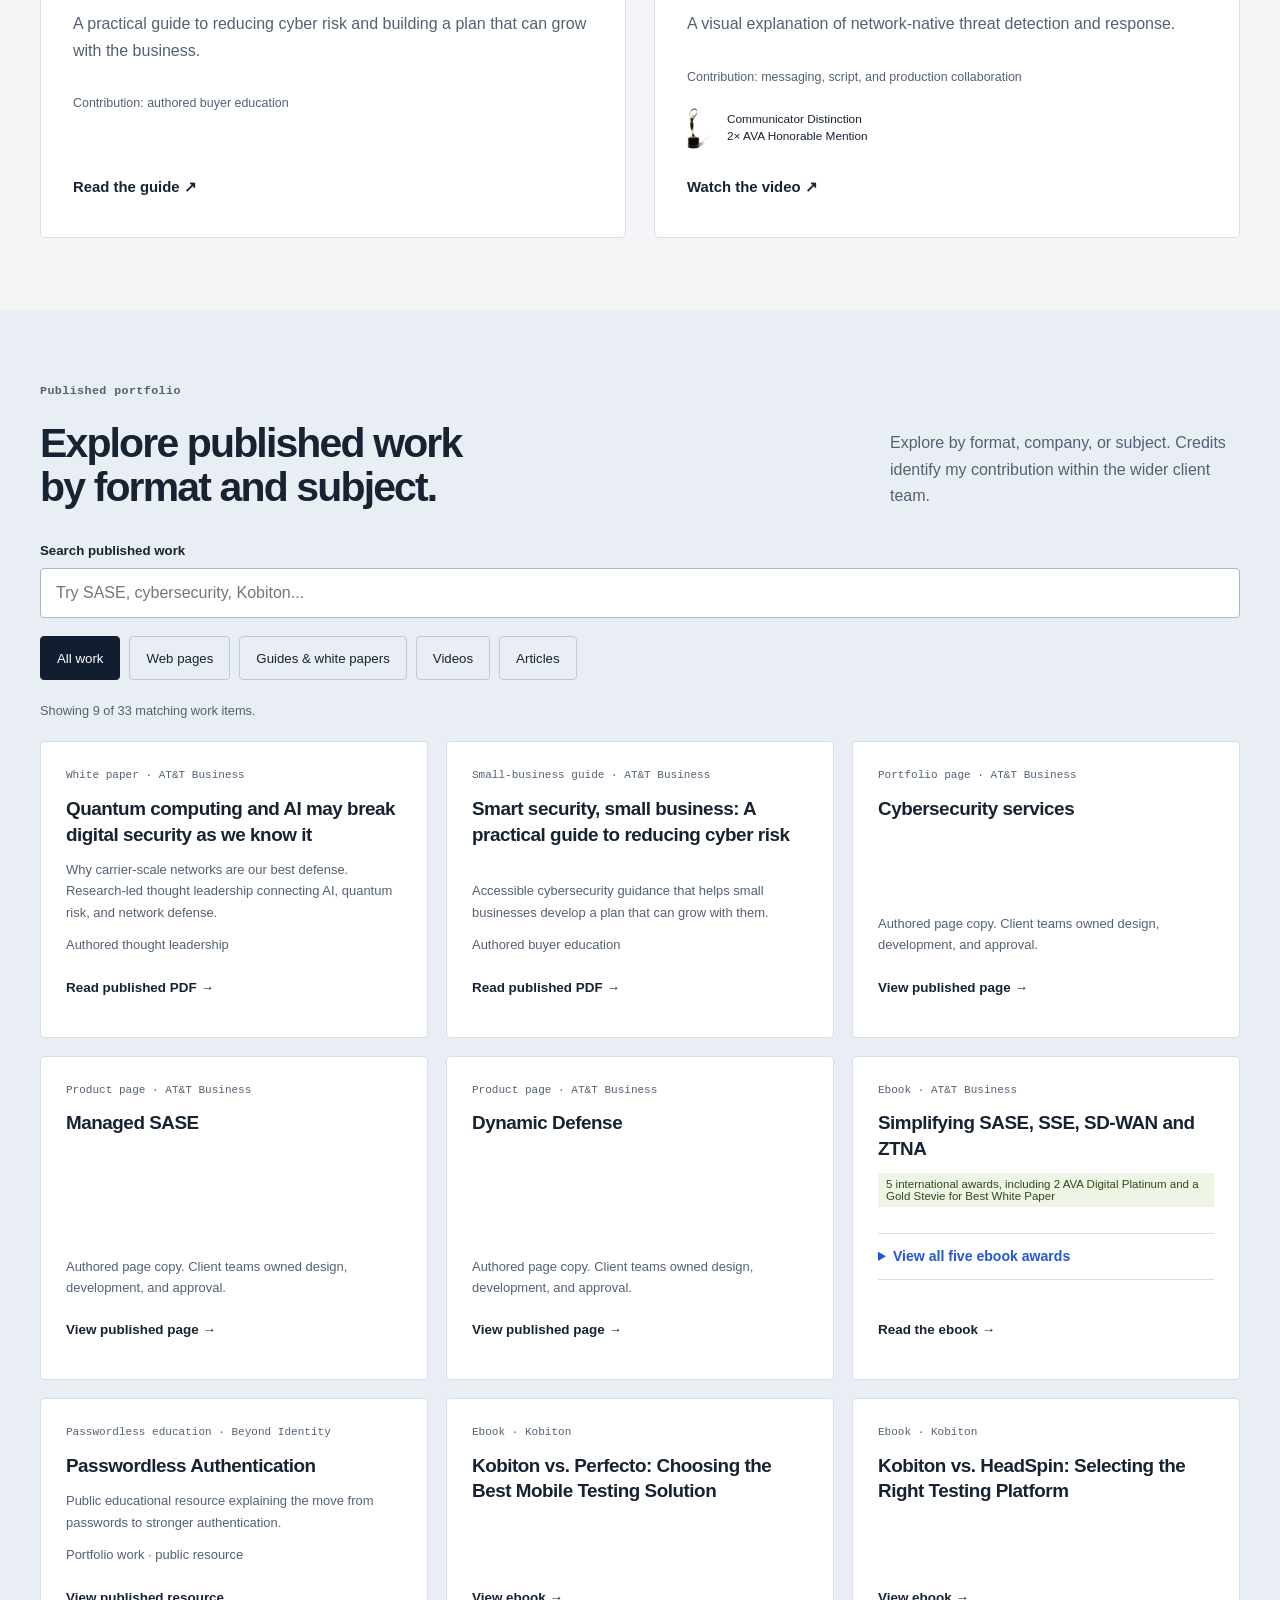
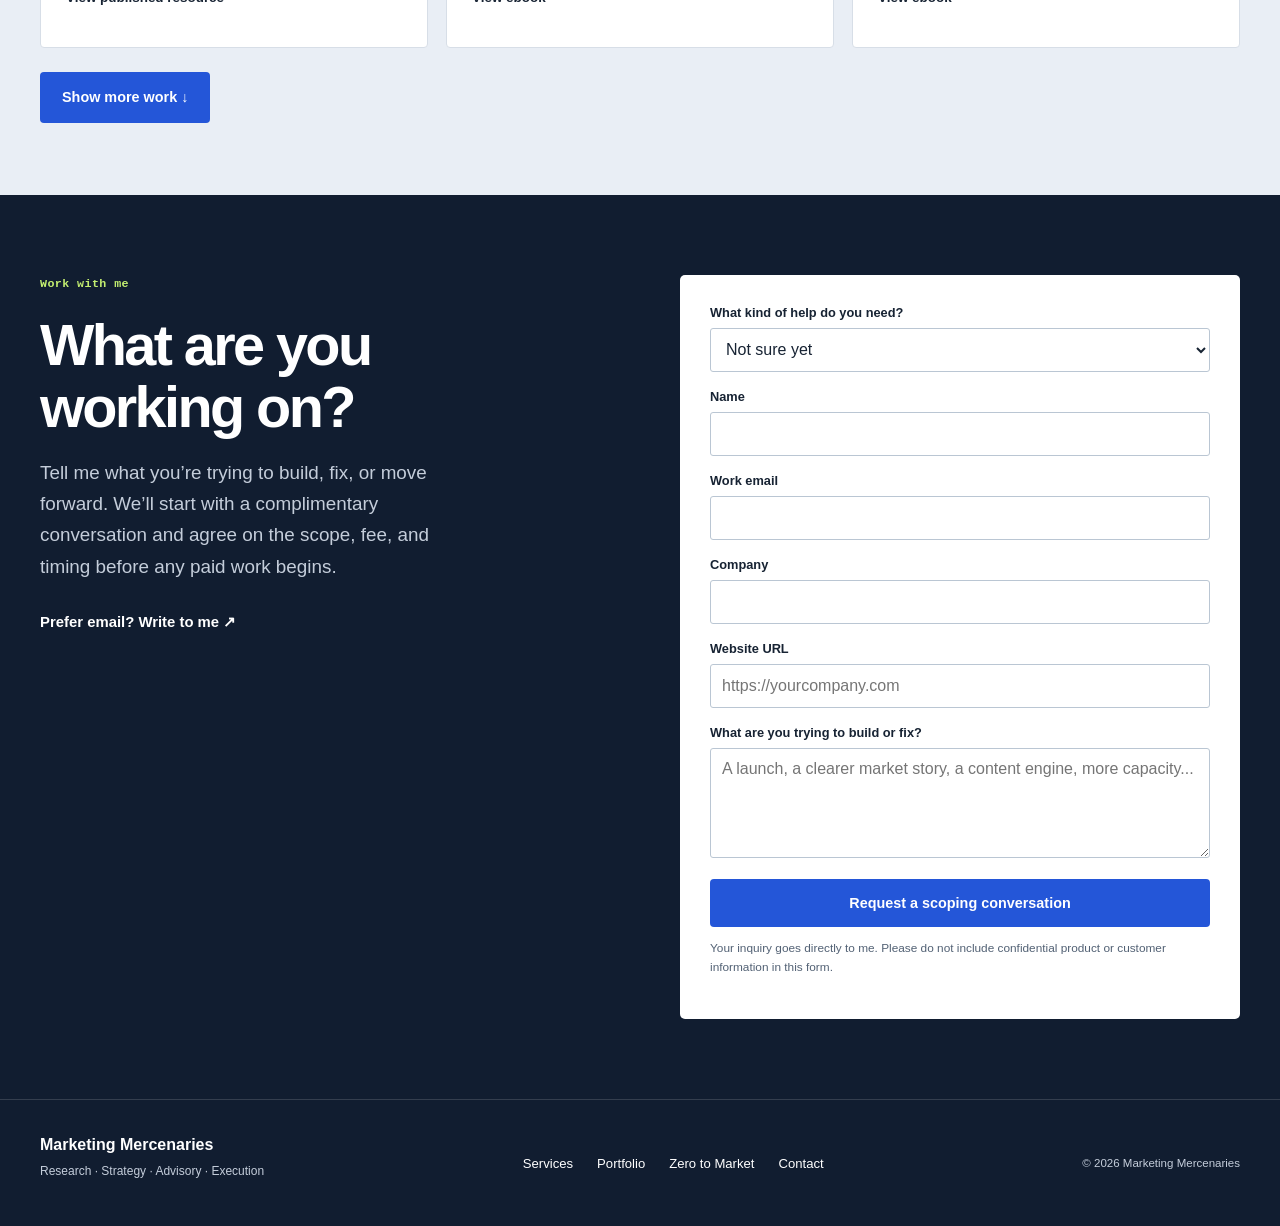
<file: portfolio.html>
<!doctype html><html lang="en"><head><meta charset="utf-8"><meta name="viewport" content="width=device-width,initial-scale=1"><title>Cybersecurity &amp; B2B GTM Portfolio | Marketing Mercenaries</title><meta name="description" content="Explore cybersecurity, AI and B2B go-to-market work by Brittney Lawrence: research, positioning, thought leadership, buyer education and product messaging."><meta name="author" content="Brittney Lawrence"><link rel="canonical" href="https://themarketingmercenaries.com/portfolio.html"><meta property="og:title" content="Cybersecurity &amp; B2B GTM Portfolio | Marketing Mercenaries"><meta property="og:description" content="Explore cybersecurity, AI and B2B go-to-market work by Brittney Lawrence: research, positioning, thought leadership, buyer education and product messaging."><meta property="og:type" content="website"><meta property="og:url" content="https://themarketingmercenaries.com/portfolio.html"><meta property="og:image" content="https://themarketingmercenaries.com/assets/quantum-cover.png"><meta name="twitter:card" content="summary_large_image"><link rel="stylesheet" href="assets/edition.css"><link rel="stylesheet" href="assets/portfolio-enhancements.css"><script type="application/ld+json">{"@context": "https://schema.org", "@type": "CollectionPage", "name": "Cybersecurity & B2B GTM Portfolio | Marketing Mercenaries", "description": "Explore cybersecurity, AI and B2B go-to-market work by Brittney Lawrence: research, positioning, thought leadership, buyer education and product messaging.", "url": "https://themarketingmercenaries.com/portfolio.html", "author": {"@type": "Person", "name": "Brittney Lawrence"}, "publisher": {"@type": "Organization", "name": "Marketing Mercenaries"}}</script></head><body class="edition"><a class="skip" href="#main">Skip to content</a><header class="edition-nav"><div class="edition-wrap nav-inner"><a class="mm-brand" href="index.html"><strong>Marketing Mercenaries</strong><span>Research · Strategy · Advisory · Execution</span></a><nav aria-label="Main navigation"><a href="index.html#services">Services</a><a href="portfolio.html">Portfolio</a><a href="blog.html">Blog</a><a class="edition-button" href="index.html#contact">Discuss your project <span aria-hidden="true">↗</span></a></nav></div></header><main id="main"><section class="portfolio-lead"><div class="edition-wrap portfolio-split"><div class="portfolio-copy"><p class="label">Published portfolio</p><h1>Cybersecurity, AI &amp; B2B<br>go-to-market work<span class="blue">.</span></h1><p class="lede">Good strategy leaves evidence. Explore research-led positioning, thought leadership, buyer education, and product messaging built for complex technology markets.</p><div class="button-row"><a class="edition-button" href="#published-work">Explore the work ↓</a><a class="text-link" href="#contact">Discuss your project ↗</a></div><p class="byline">Brittney Lawrence · Marketing Mercenaries</p></div><a class="featured-document" href="https://www.business.att.com/media/pdf/carrier-scale-networks.pdf" target="_blank" rel="noopener"><div class="document-stage"><span class="stage-label">Featured publication · AT&amp;T Business</span><img src="assets/quantum-cover.png" alt="Cover of Quantum computing and AI may break digital security as we know it" width="795" height="1030"><span class="doc-link">Read the white paper ↗</span></div></a></div></section>
<section class="featured-context"><div class="edition-wrap context-grid"><p class="label">Behind the featured work</p><div><h2>A changing threat landscape.<br> A story about the network’s role.</h2><p>Research-led thought leadership connecting quantum computing, AI, and carrier-scale network defense.</p><span class="credit">Contribution: authored thought leadership · AT&amp;T Business</span></div></div></section>
<section class="edition-section"><div class="edition-wrap"><div class="section-heading"><h2>Different audiences.<br> The same depth of thinking.</h2><p>From practical buyer education to a visual explanation of network security.</p></div><div class="support-grid"><article class="support-card"><a class="support-art guide-art" href="https://www.business.att.com/media/pdf/guide-to-reducing-cyber-risk.pdf" target="_blank" rel="noopener"><img src="assets/smb-cover.png" alt="Cover of Smart security, small business" loading="lazy"></a><div class="support-body"><p class="label">Buyer education · AT&amp;T Business</p><h3>Smart security, small business</h3><p>A practical guide to reducing cyber risk and building a plan that can grow with the business.</p><span class="credit">Contribution: authored buyer education</span><a class="text-link" href="https://www.business.att.com/media/pdf/guide-to-reducing-cyber-risk.pdf" target="_blank" rel="noopener">Read the guide ↗</a></div></article><article class="support-card"><div class="support-art video-art"><span class="label">AT&amp;T Dynamic Defense</span><strong>Make the<br> protection<br> visible.</strong><a class="play-link" href="https://www.youtube.com/watch?v=qTQPKMltqQA" target="_blank" rel="noopener" aria-label="Watch the AT&T Dynamic Defense use case video">▶</a></div><div class="support-body"><p class="label">Video · AT&amp;T Business</p><h3>Dynamic Defense in action</h3><p>A visual explanation of network-native threat detection and response.</p><span class="credit">Contribution: messaging, script, and production collaboration</span><div class="award-inline"><img src="communicator-trophy-distinction.png" alt="Communicator Award of Distinction" loading="lazy"><span>Communicator Distinction<br> 2× AVA Honorable Mention</span></div><a class="text-link" href="https://www.youtube.com/watch?v=qTQPKMltqQA" target="_blank" rel="noopener">Watch the video ↗</a></div></article></div></div></section>
<section class="edition-section catalog-section" id="published-work"><div class="edition-wrap"><div class="section-heading"><div><p class="label">Published portfolio</p><h2>Explore published work<br> by format and subject.</h2></div><p>Explore by format, company, or subject. Credits identify my contribution within the wider client team.</p></div><div class="filter-panel"><label for="portfolio-search">Search published work</label><input id="portfolio-search" type="search" placeholder="Try SASE, cybersecurity, Kobiton..."><div class="filter-controls"><button type="button" data-filter="all" aria-pressed="true">All work</button><button type="button" data-filter="web" aria-pressed="false">Web pages</button><button type="button" data-filter="ebook" aria-pressed="false">Guides &amp; white papers</button><button type="button" data-filter="video" aria-pressed="false">Videos</button><button type="button" data-filter="article" aria-pressed="false">Articles</button></div><p class="filter-count" id="portfolio-count" role="status" aria-live="polite"></p></div><div class="pf-grid" id="pf-grid"><div class="pf-card" data-t="ebook"><div class="pf-type">White paper · AT&amp;T Business</div><h3 class="pf-title">Quantum computing and AI may break digital security as we know it</h3><p class="pf-tag">Why carrier-scale networks are our best defense. Research-led thought leadership connecting AI, quantum risk, and network defense.</p><div class="pf-tag">Authored thought leadership</div><a class="pf-link" href="https://www.business.att.com/media/pdf/carrier-scale-networks.pdf" target="_blank" rel="noopener">Read published PDF →</a></div><div class="pf-card" data-t="ebook"><div class="pf-type">Small-business guide · AT&amp;T Business</div><h3 class="pf-title">Smart security, small business: A practical guide to reducing cyber risk</h3><p class="pf-tag">Accessible cybersecurity guidance that helps small businesses develop a plan that can grow with them.</p><div class="pf-tag">Authored buyer education</div><a class="pf-link" href="https://www.business.att.com/media/pdf/guide-to-reducing-cyber-risk.pdf" target="_blank" rel="noopener">Read published PDF →</a></div><div class="pf-card" data-t="web"><div class="pf-type">Portfolio page · AT&amp;T Business</div><h3 class="pf-title">Cybersecurity services</h3><div class="pf-tag">Authored page copy. Client teams owned design, development, and approval.</div><a class="pf-link" href="https://www.business.att.com/portfolios/cybersecurity.html" target="_blank" rel="noopener">View published page →</a></div><div class="pf-card" data-t="web"><div class="pf-type">Product page · AT&amp;T Business</div><h3 class="pf-title">Managed SASE</h3><div class="pf-tag">Authored page copy. Client teams owned design, development, and approval.</div><a class="pf-link" href="https://www.business.att.com/products/sase" target="_blank" rel="noopener">View published page →</a></div><div class="pf-card" data-t="web"><div class="pf-type">Product page · AT&amp;T Business</div><h3 class="pf-title">Dynamic Defense</h3><div class="pf-tag">Authored page copy. Client teams owned design, development, and approval.</div><a class="pf-link" href="https://www.business.att.com/products/att-dynamic-defense.html" target="_blank" rel="noopener">View published page →</a></div>

      <div class="pf-card" data-t="ebook">
        <div class="pf-type">Ebook · AT&amp;T Business</div>
        <h3 class="pf-title">Simplifying SASE, SSE, SD-WAN and ZTNA</h3>
        <div class="pf-award">5 international awards, including 2 AVA Digital Platinum and a Gold Stevie for Best White Paper</div>
        <details class="pf-award-details"><summary>View all five ebook awards</summary><ul><li>AVA Digital Platinum — Content Marketing &amp; Strategy, e-Book</li><li>AVA Digital Platinum — e-Brochure</li><li>Communicator Distinction — Overall Design</li><li><strong>Gold Stevie — Best White Paper</strong></li><li>Bronze Stevie — Best e-Book</li></ul></details>
        <a class="pf-link" href="https://www.business.att.com/media/pdf/simplifying-sase.pdf" target="_blank" rel="noopener">Read the ebook →</a>
      </div>

      <div class="pf-card" data-t="web">
        <div class="pf-type">Passwordless education · Beyond Identity</div>
        <h3 class="pf-title">Passwordless Authentication</h3>
        <p class="pf-tag">Public educational resource explaining the move from passwords to stronger authentication.</p>
        <div class="pf-tag">Portfolio work · public resource</div>
        <a class="pf-link" href="https://www.beyondidentity.com/resource/passwordless-authentication" target="_blank" rel="noopener">View published resource</a>
      </div>

      <div class="pf-card" data-t="ebook">
        <div class="pf-type">Ebook · Kobiton</div>
        <h3 class="pf-title">Kobiton vs. Perfecto: Choosing the Best Mobile Testing Solution</h3>
        <a class="pf-link" href="https://kobiton.com/resources/ebooks/" target="_blank" rel="noopener">View ebook →</a>
      </div>
      <div class="pf-card" data-t="ebook">
        <div class="pf-type">Ebook · Kobiton</div>
        <h3 class="pf-title">Kobiton vs. HeadSpin: Selecting the Right Testing Platform</h3>
        <a class="pf-link" href="https://kobiton.com/resources/ebooks/" target="_blank" rel="noopener">View ebook →</a>
      </div>
      <div class="pf-card" data-t="ebook">
        <div class="pf-type">Ebook · Kobiton</div>
        <h3 class="pf-title">Mastering Mobile Retail: A Guide to Flawless App Testing</h3>
        <a class="pf-link" href="https://kobiton.com/resources/ebooks/" target="_blank" rel="noopener">View ebook →</a>
      </div>
      <div class="pf-card" data-t="ebook">
        <div class="pf-type">Ebook · Kobiton</div>
        <h3 class="pf-title">How to Master Mobile App Testing in Finance and Banking</h3>
        <a class="pf-link" href="https://kobiton.com/resources/ebooks/" target="_blank" rel="noopener">View ebook →</a>
      </div>
      <div class="pf-card" data-t="ebook">
        <div class="pf-type">Ebook · Kobiton</div>
        <h3 class="pf-title">Best Practices for Hospitality App Development</h3>
        <a class="pf-link" href="https://kobiton.com/resources/ebooks/" target="_blank" rel="noopener">View ebook →</a>
      </div>
      <div class="pf-card" data-t="ebook">
        <div class="pf-type">Ebook · Kobiton</div>
        <h3 class="pf-title">The 2024 Guide to Mobile Game Testing</h3>
        <a class="pf-link" href="https://kobiton.com/resources/ebooks/" target="_blank" rel="noopener">View ebook →</a>
      </div>

      <div class="pf-card" data-t="video">
        <div class="pf-type">Video · AT&amp;T Business</div>
        <h3 class="pf-title">AT&amp;T Dynamic Defense Use Case Video</h3>
        <div class="pf-award">3 international awards for this video</div>
        <details class="pf-award-details"><summary>View all three video awards</summary><ul><li>Communicator Distinction — Branded Content B2B</li><li>AVA Digital Honorable Mention — Short-Form Video Marketing/Product</li><li>AVA Digital Honorable Mention — Video Production Craft</li></ul></details>
        <a class="pf-link" href="https://www.youtube.com/watch?v=qTQPKMltqQA" target="_blank" rel="noopener">Watch video →</a>
      </div>
      <div class="pf-card" data-t="video">
        <div class="pf-type">Video · AT&amp;T Business</div>
        <h3 class="pf-title">ELI5: What is Network Security</h3>
        <a class="pf-link" href="https://www.youtube.com/watch?v=1EaSLO6emrQ" target="_blank" rel="noopener">Watch video →</a>
      </div>
      <div class="pf-card" data-t="video">
        <div class="pf-type">Video · AT&amp;T Business</div>
        <h3 class="pf-title">What is a Firewall</h3>
        <a class="pf-link" href="https://www.youtube.com/watch?v=im3jUao1-iM" target="_blank" rel="noopener">Watch video →</a>
      </div>
      <div class="pf-card" data-t="video">
        <div class="pf-type">Video · AT&amp;T Business</div>
        <h3 class="pf-title">What is Managed SASE with Cisco</h3>
        <a class="pf-link" href="https://www.youtube.com/watch?v=yuKVu5sW_iE" target="_blank" rel="noopener">Watch video →</a>
      </div>

      <div class="pf-card" data-t="article">
        <div class="pf-type">Blog · Kobiton</div>
        <h3 class="pf-title">Kobiton vs. Perfecto: Who Is the Better Choice for Mobile Testing?</h3>
        <a class="pf-link" href="https://kobiton.com/blog/kobiton-vs-perfecto-who-is-the-better-choice-for-mobile-testing/" target="_blank" rel="noopener">Read →</a>
      </div>
      <div class="pf-card" data-t="article">
        <div class="pf-type">Blog · Kobiton</div>
        <h3 class="pf-title">The Ultimate Manual Testing Tutorial</h3>
        <a class="pf-link" href="https://kobiton.com/blog/manual-testing-tutorial/" target="_blank" rel="noopener">Read →</a>
      </div>
      <div class="pf-card" data-t="article">
        <div class="pf-type">Guest Post · Auth0</div>
        <h3 class="pf-title">4 Ways to Strengthen Identity Authentication for Technical Roles</h3>
        <a class="pf-link" href="https://auth0.com/blog/4-ways-to-strengthen-identity-authentication-for-technical-roles/" target="_blank" rel="noopener">Read →</a>
      </div>

      <div class="pf-card" data-t="article"><div class="pf-type">Article · AT&amp;T Business</div><h3 class="pf-title">What is SASE?</h3><a class="pf-link" href="https://www.business.att.com/learn/articles/what-is-sase.html" target="_blank" rel="noopener">Read →</a></div>
      <div class="pf-card" data-t="article"><div class="pf-type">Article · AT&amp;T Business</div><h3 class="pf-title">SASE vs. SD-WAN: What's the Difference?</h3><a class="pf-link" href="https://www.business.att.com/learn/articles/sase-vs-sd-wan.html" target="_blank" rel="noopener">Read →</a></div>
      <div class="pf-card" data-t="article"><div class="pf-type">Knowledge Base · AT&amp;T</div><h3 class="pf-title">How does a business know it's ready for SD-WAN?</h3><a class="pf-link" href="https://www.business.att.com/resources/knowledge-center/which-business-should-implement-sd-wan.html" target="_blank" rel="noopener">Read →</a></div>
      <div class="pf-card" data-t="article"><div class="pf-type">Knowledge Base · AT&amp;T</div><h3 class="pf-title">How does SD-WAN provide redundancy?</h3><a class="pf-link" href="https://www.business.att.com/resources/knowledge-center/sd-wan-is-a-redundancy-solution.html" target="_blank" rel="noopener">Read →</a></div>
      <div class="pf-card" data-t="article"><div class="pf-type">Knowledge Base · AT&amp;T</div><h3 class="pf-title">How SD-WAN enables business continuity</h3><a class="pf-link" href="https://www.business.att.com/resources/knowledge-center/what-can-att-sd-wan-do-for-your-business.html" target="_blank" rel="noopener">Read →</a></div>
      <div class="pf-card" data-t="article"><div class="pf-type">Knowledge Base · AT&amp;T</div><h3 class="pf-title">Using SD-WAN for small business growth</h3><a class="pf-link" href="https://www.business.att.com/resources/knowledge-center/sd-wan-for-small-business.html" target="_blank" rel="noopener">Read →</a></div>
      <div class="pf-card" data-t="article"><div class="pf-type">Knowledge Base · AT&amp;T</div><h3 class="pf-title">What is credential stuffing?</h3><a class="pf-link" href="https://www.business.att.com/resources/knowledge-center/what-is-credential-stuffing-and-how-to-prevent-credential-stuffing-attacks.html" target="_blank" rel="noopener">Read →</a></div>
      <div class="pf-card" data-t="article"><div class="pf-type">Knowledge Base · AT&amp;T</div><h3 class="pf-title">Can the cloud be hacked?</h3><a class="pf-link" href="https://www.business.att.com/resources/knowledge-center/can-the-cloud-be-hacked-cloud-computing-security-issues-and-challenges.html" target="_blank" rel="noopener">Read →</a></div>
      <div class="pf-card" data-t="article"><div class="pf-type">Knowledge Base · AT&amp;T</div><h3 class="pf-title">What is a business VPN?</h3><a class="pf-link" href="https://www.business.att.com/resources/knowledge-center/what-is-a-business-vpn.html" target="_blank" rel="noopener">Read →</a></div>
      <div class="pf-card" data-t="article"><div class="pf-type">Blog · AT&amp;T Business</div><h3 class="pf-title">What is cybersecurity as a service?</h3><a class="pf-link" href="https://www.business.att.com/learn/articles/cybersecurity-as-a-service-explained.html" target="_blank" rel="noopener">Read →</a></div>
      <div class="pf-card" data-t="article"><div class="pf-type">Blog · AT&amp;T Business</div><h3 class="pf-title">How to secure your business network</h3><a class="pf-link" href="https://www.business.att.com/learn/articles/how-to-secure-your-business-network.html" target="_blank" rel="noopener">Read →</a></div>
      <div class="pf-card" data-t="article"><div class="pf-type">Blog · AT&amp;T Business</div><h3 class="pf-title">Network security: a new model for protecting business</h3><a class="pf-link" href="https://www.business.att.com/learn/articles/network-security-a-new-model-for-protecting-business.html" target="_blank" rel="noopener">Read →</a></div>
      <div class="pf-card" data-t="article"><div class="pf-type">Knowledge Base · AT&amp;T</div><h3 class="pf-title">How to prevent cross-site scripting</h3><a class="pf-link" href="https://www.business.att.com/resources/knowledge-center/how-to-prevent-cross-site-scripting.html" target="_blank" rel="noopener">Read →</a></div>

    </div><button class="edition-button" id="portfolio-more" type="button" style="margin-top:24px">Show more work ↓</button><p class="empty-state" id="portfolio-empty" hidden>No matching work. Try a different search or choose All work.</p></div></section><section class="edition-contact" id="contact"><div class="edition-wrap contact-split"><div><p class="label">Work with me</p><h2>What are you<br> working on?</h2><p class="lede">Tell me what you’re trying to build, fix, or move forward. We’ll start with a complimentary conversation and agree on the scope, fee, and timing before any paid work begins.</p><a class="text-link" href="mailto:brittney@themarketingmercenaries.com">Prefer email? Write to me ↗</a></div><form class="growth-form" action="https://formspree.io/f/maeygorz" method="POST">
        <div class="form-row"><label for="engagement-interest">What kind of help do you need?</label><select id="engagement-interest" name="engagement_interest"><option>Not sure yet</option><option>GTM Diagnostic</option><option>Strategic Sprint</option><option>Embedded GTM leadership</option><option>Custom engagement</option></select></div>
        <input id="entry-page" name="entry_page" type="hidden" value="">
        <input id="entry-referrer" name="entry_referrer" type="hidden" value="">
        <input id="utm-source" name="utm_source" type="hidden" value="">
        <input id="utm-medium" name="utm_medium" type="hidden" value="">
        <input id="utm-campaign" name="utm_campaign" type="hidden" value="">
        <div class="form-row"><label for="name">Name</label><input id="name" name="name" type="text" required autocomplete="name"></div>
        <div class="form-row"><label for="email">Work email</label><input id="email" name="email" type="email" required autocomplete="email"></div>
        <div class="form-row"><label for="company">Company</label><input id="company" name="company" type="text" required autocomplete="organization"></div>
        <div class="form-row"><label for="website">Website URL</label><input id="website" name="website" type="url" autocomplete="url" placeholder="https://yourcompany.com"></div>
        <div class="form-row"><label for="problem">What are you trying to build or fix?</label><textarea id="problem" name="message" placeholder="A launch, a clearer market story, a content engine, more capacity..."></textarea></div>
        <button class="btn btn-primary" type="submit">Request a scoping conversation</button>
        <p class="form-promise">Your inquiry goes directly to me. Please do not include confidential product or customer information in this form.</p>
      </form></div></section></main><footer class="edition-footer"><div class="edition-wrap footer-flex"><div><strong>Marketing Mercenaries</strong><p>Research · Strategy · Advisory · Execution</p></div><nav aria-label="Footer"><a href="index.html#services">Services</a><a href="portfolio.html">Portfolio</a><a href="blog.html">Zero to Market</a><a href="index.html#contact">Contact</a></nav><small>© <span id="year"></span> Marketing Mercenaries</small></div></footer><script>document.getElementById('year').textContent=new Date().getFullYear()</script><script>document.getElementById('year').textContent=new Date().getFullYear();let category='all',visibleLimit=9;const cards=[...document.querySelectorAll('.pf-card')];const search=document.getElementById('portfolio-search');const buttons=[...document.querySelectorAll('[data-filter]')];const more=document.getElementById('portfolio-more');function filter(){const q=search.value.toLowerCase().trim();let n=0;cards.forEach(c=>{const match=(category==='all'||c.dataset.t===category)&&c.textContent.toLowerCase().includes(q);if(match)n++;c.hidden=!match||n>visibleLimit});document.getElementById('portfolio-count').textContent='Showing '+Math.min(n,visibleLimit)+' of '+n+' matching work items.';document.getElementById('portfolio-empty').hidden=n>0;more.hidden=n<=visibleLimit}buttons.forEach(b=>b.addEventListener('click',()=>{category=b.dataset.filter;visibleLimit=9;buttons.forEach(x=>x.setAttribute('aria-pressed',String(x===b)));filter()}));search.addEventListener('input',()=>{visibleLimit=9;filter()});more.addEventListener('click',()=>{const previous=visibleLimit;visibleLimit+=9;filter();const first=cards.filter(c=>!c.hidden)[previous];if(first){first.setAttribute('tabindex','-1');first.focus()}});filter();</script><script>const params=new URLSearchParams(location.search);document.getElementById('entry-page').value=location.pathname;document.getElementById('entry-referrer').value=document.referrer?new URL(document.referrer).origin:'direct';for(const key of ['source','medium','campaign'])document.getElementById('utm-'+key).value=params.get('utm_'+key)||'';</script></body></html>
</file>
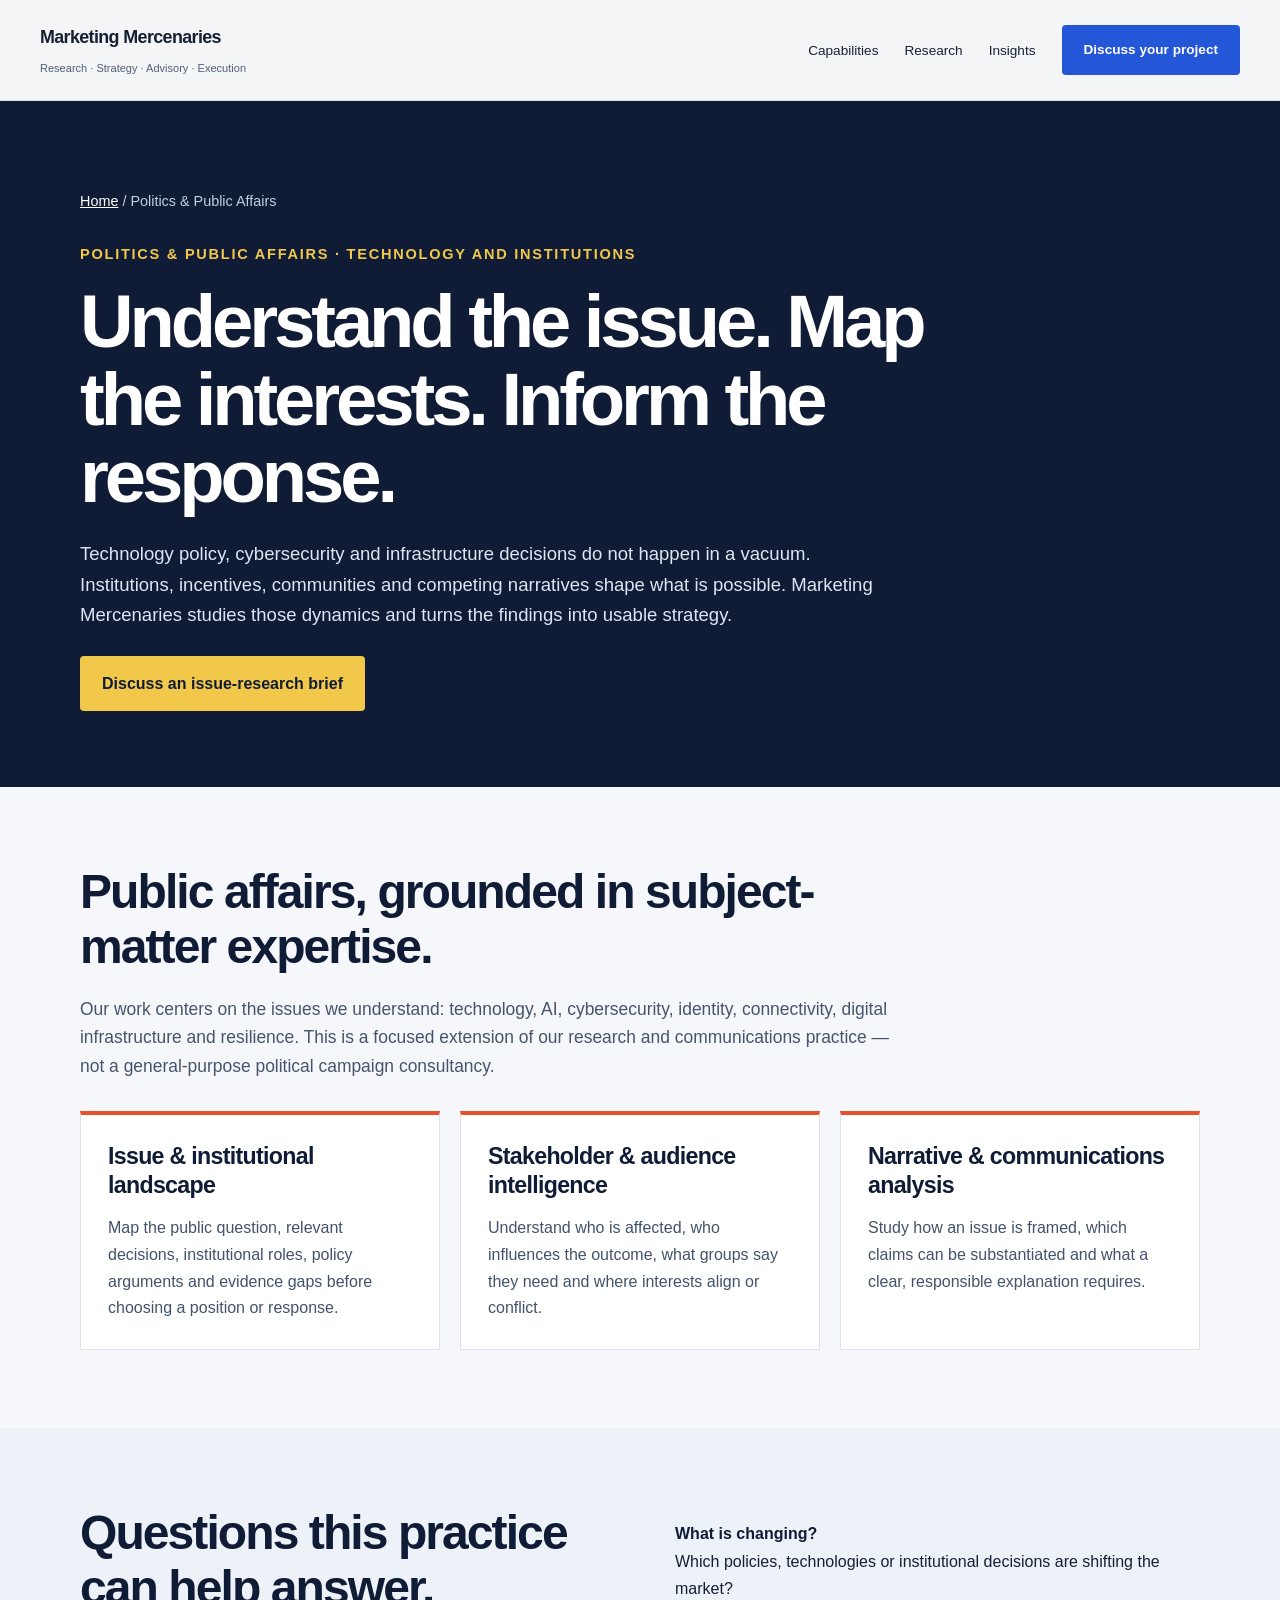
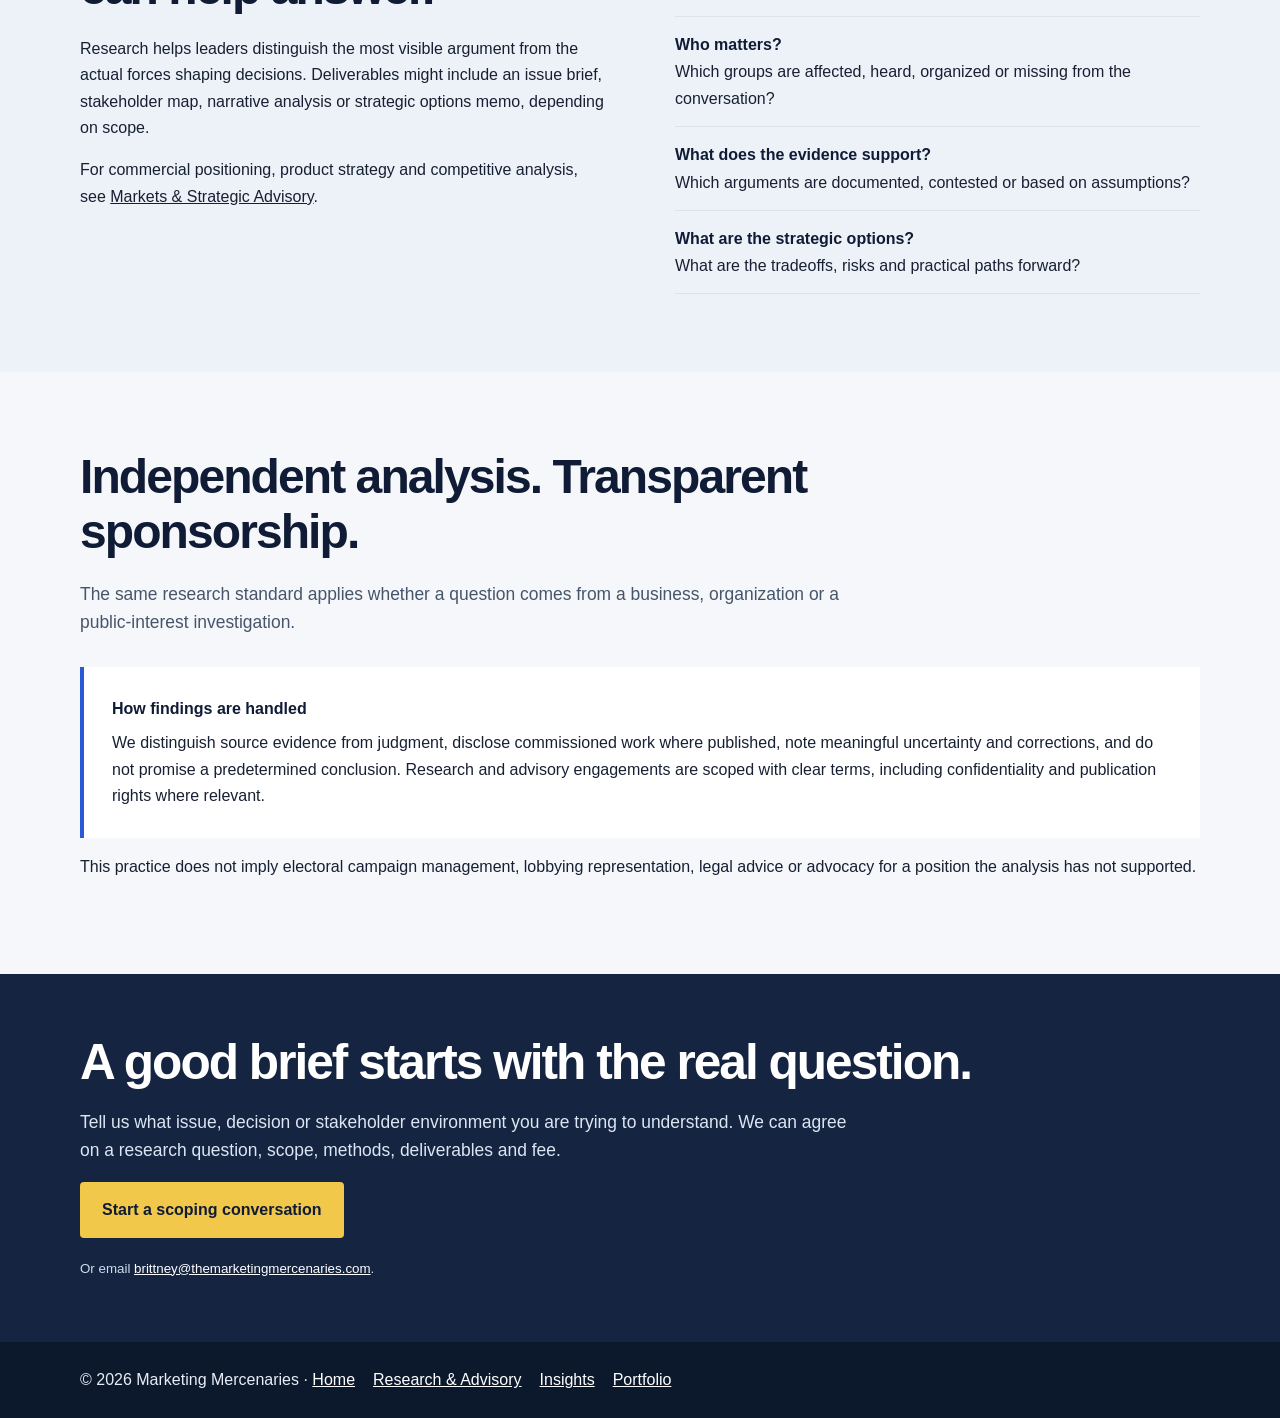
<file: public-affairs.html>
<!doctype html>
<html lang="en">
<head>
<meta charset="utf-8">
<meta name="viewport" content="width=device-width,initial-scale=1">
<title>Technology &amp; Public Affairs Research | Marketing Mercenaries</title>
<meta name="description" content="Issue landscape, stakeholder and narrative research where technology, cybersecurity, critical infrastructure and public decisions intersect. Independent analytical standards.">
<link rel="canonical" href="https://themarketingmercenaries.com/public-affairs.html">
<meta property="og:type" content="website">
<meta property="og:title" content="Technology &amp; Public Affairs Research | Marketing Mercenaries">
<meta property="og:description" content="Research-driven strategy at the intersection of technology, institutions, audiences and public issues.">
<meta property="og:url" content="https://themarketingmercenaries.com/public-affairs.html">
<meta name="twitter:card" content="summary">
<link rel="stylesheet" href="assets/edition.css">
<script type="application/ld+json">{"@context":"https://schema.org","@type":"Service","name":"Technology and Public Affairs Research","description":"Issue, stakeholder, institutional and communications analysis for technology, security and infrastructure-related public affairs questions. Not a general-purpose political campaign service.","provider":{"@type":"Organization","name":"Marketing Mercenaries","url":"https://themarketingmercenaries.com/"},"url":"https://themarketingmercenaries.com/public-affairs.html","serviceType":["Public affairs research","Stakeholder analysis","Issue intelligence","Communications strategy"]}</script>
<style>
:root{--navy:#101c35;--blue:#2859d6;--red:#e8502a;--ink:#172033;--line:#dbe2eb}
*{box-sizing:border-box}body.affairs-page{margin:0;background:#f5f7fb;color:var(--ink);font:16px/1.7 Arial,Helvetica,sans-serif}.affairs-wrap{width:min(1120px,calc(100% - 48px));margin:auto}
.affairs-hero{background:var(--navy);color:#fff;padding:88px 0 76px}.affairs-eyebrow{text-transform:uppercase;letter-spacing:.12em;font-size:.91rem;font-weight:700;color:#f2c84b}.affairs-hero h1{font-size:clamp(2.8rem,5.8vw,5.1rem);line-height:1.04;letter-spacing:-.055em;max-width:860px;margin:17px 0 24px}.affairs-hero p{font-size:1.16rem;color:#dce6f3;line-height:1.65;max-width:800px;margin:0 0 25px}.affairs-hero a.affairs-button,.affairs-cta a.affairs-button{display:inline-block;padding:14px 22px;background:#f2c84b;color:var(--navy);font-weight:800;text-decoration:none;border-radius:4px}.affairs-breadcrumb{font-size:.9rem;margin-bottom:28px;color:#c0cee2}.affairs-breadcrumb a{color:#fff}
.affairs-section{padding:78px 0}.affairs-section h2{font-size:clamp(2rem,4vw,3rem);letter-spacing:-.04em;line-height:1.14;color:var(--navy);max-width:830px;margin:0 0 20px}.affairs-lead{font-size:1.09rem;color:#46556a;max-width:810px;margin:0 0 30px}.affairs-grid{display:grid;grid-template-columns:repeat(3,minmax(0,1fr));gap:20px}.affairs-card{background:#fff;border:1px solid var(--line);border-top:4px solid var(--red);padding:27px}.affairs-card h3{font-size:1.45rem;line-height:1.25;letter-spacing:-.03em;color:var(--navy);margin:0 0 15px}.affairs-card p{font-size:1rem;line-height:1.68;color:#42536a;margin:0}.affairs-band{background:#edf2f8}.affairs-split{display:grid;grid-template-columns:1fr 1fr;gap:70px}.affairs-list{padding:0;margin:0;list-style:none}.affairs-list li{padding:14px 0;border-bottom:1px solid var(--line);font-size:1rem}.affairs-list strong{color:var(--navy);display:block}.affairs-standard{border-left:4px solid var(--blue);background:#fff;padding:28px;margin-top:26px}.affairs-standard strong{color:var(--navy)}.affairs-standard p{margin:8px 0 0}.affairs-cta{background:#152440;color:#fff;padding:62px 0}.affairs-cta h2{color:#fff;font-size:clamp(2rem,4vw,3.1rem);letter-spacing:-.04em;margin:0 0 18px}.affairs-cta p{color:#dce6f3;font-size:1.09rem;max-width:780px}.affairs-cta small{display:block;color:#cfdbeb;margin-top:20px}.affairs-cta small a{color:#fff}.affairs-footer{background:#0c182c;color:#e7edf6;padding:24px 0}.affairs-footer a{color:#fff;margin-right:18px}.affairs-page a:focus-visible{outline:3px solid #ffcf33;outline-offset:4px}
@media(max-width:850px){.affairs-grid{grid-template-columns:1fr}.affairs-split{grid-template-columns:1fr;gap:24px}.affairs-section{padding:50px 0}.affairs-hero{padding:54px 0}}@media(max-width:540px){.affairs-wrap{width:calc(100% - 36px)}.affairs-hero h1{font-size:2.7rem}.affairs-card{padding:23px}}
</style>
</head>
<body class="edition affairs-page">
<a class="skip" href="#main">Skip to content</a>
<header class="edition-nav"><div class="edition-wrap nav-inner"><a class="mm-brand" href="index.html"><strong>Marketing Mercenaries</strong><span>Research · Strategy · Advisory · Execution</span></a><nav aria-label="Main navigation"><a href="index.html#capabilities">Capabilities</a><a href="research-advisory.html">Research</a><a href="blog.html">Insights</a><a class="edition-button" href="index.html#contact">Discuss your project</a></nav></div></header>
<main id="main">
<section class="affairs-hero"><div class="affairs-wrap"><div class="affairs-breadcrumb"><a href="index.html">Home</a> / Politics &amp; Public Affairs</div><div class="affairs-eyebrow">Politics &amp; Public Affairs · Technology and institutions</div><h1>Understand the issue. Map the interests. Inform the response.</h1><p>Technology policy, cybersecurity and infrastructure decisions do not happen in a vacuum. Institutions, incentives, communities and competing narratives shape what is possible. Marketing Mercenaries studies those dynamics and turns the findings into usable strategy.</p><a class="affairs-button" href="index.html?interest=Public-affairs%20%2F%20issue%20research#contact">Discuss an issue-research brief</a></div></section>
<section class="affairs-section"><div class="affairs-wrap"><h2>Public affairs, grounded in subject-matter expertise.</h2><p class="affairs-lead">Our work centers on the issues we understand: technology, AI, cybersecurity, identity, connectivity, digital infrastructure and resilience. This is a focused extension of our research and communications practice — not a general-purpose political campaign consultancy.</p><div class="affairs-grid">
<article class="affairs-card"><h3>Issue &amp; institutional landscape</h3><p>Map the public question, relevant decisions, institutional roles, policy arguments and evidence gaps before choosing a position or response.</p></article>
<article class="affairs-card"><h3>Stakeholder &amp; audience intelligence</h3><p>Understand who is affected, who influences the outcome, what groups say they need and where interests align or conflict.</p></article>
<article class="affairs-card"><h3>Narrative &amp; communications analysis</h3><p>Study how an issue is framed, which claims can be substantiated and what a clear, responsible explanation requires.</p></article>
</div></div></section>
<section class="affairs-section affairs-band"><div class="affairs-wrap affairs-split"><div><h2>Questions this practice can help answer.</h2><p>Research helps leaders distinguish the most visible argument from the actual forces shaping decisions. Deliverables might include an issue brief, stakeholder map, narrative analysis or strategic options memo, depending on scope.</p><p>For commercial positioning, product strategy and competitive analysis, see <a href="research-advisory.html">Markets &amp; Strategic Advisory</a>.</p></div><ul class="affairs-list"><li><strong>What is changing?</strong>Which policies, technologies or institutional decisions are shifting the market?</li><li><strong>Who matters?</strong>Which groups are affected, heard, organized or missing from the conversation?</li><li><strong>What does the evidence support?</strong>Which arguments are documented, contested or based on assumptions?</li><li><strong>What are the strategic options?</strong>What are the tradeoffs, risks and practical paths forward?</li></ul></div></section>
<section class="affairs-section"><div class="affairs-wrap"><h2>Independent analysis. Transparent sponsorship.</h2><p class="affairs-lead">The same research standard applies whether a question comes from a business, organization or a public-interest investigation.</p><div class="affairs-standard"><strong>How findings are handled</strong><p>We distinguish source evidence from judgment, disclose commissioned work where published, note meaningful uncertainty and corrections, and do not promise a predetermined conclusion. Research and advisory engagements are scoped with clear terms, including confidentiality and publication rights where relevant.</p></div><p>This practice does not imply electoral campaign management, lobbying representation, legal advice or advocacy for a position the analysis has not supported.</p></div></section>
<section class="affairs-cta"><div class="affairs-wrap"><h2>A good brief starts with the real question.</h2><p>Tell us what issue, decision or stakeholder environment you are trying to understand. We can agree on a research question, scope, methods, deliverables and fee.</p><a class="affairs-button" href="index.html?interest=Public-affairs%20%2F%20issue%20research#contact">Start a scoping conversation</a><small>Or email <a href="mailto:brittney@themarketingmercenaries.com">brittney@themarketingmercenaries.com</a>.</small></div></section>
</main>
<footer class="affairs-footer"><div class="affairs-wrap">© 2026 Marketing Mercenaries · <a href="index.html">Home</a><a href="research-advisory.html">Research &amp; Advisory</a><a href="blog.html">Insights</a><a href="portfolio.html">Portfolio</a></div></footer>
</body>
</html>
</file>
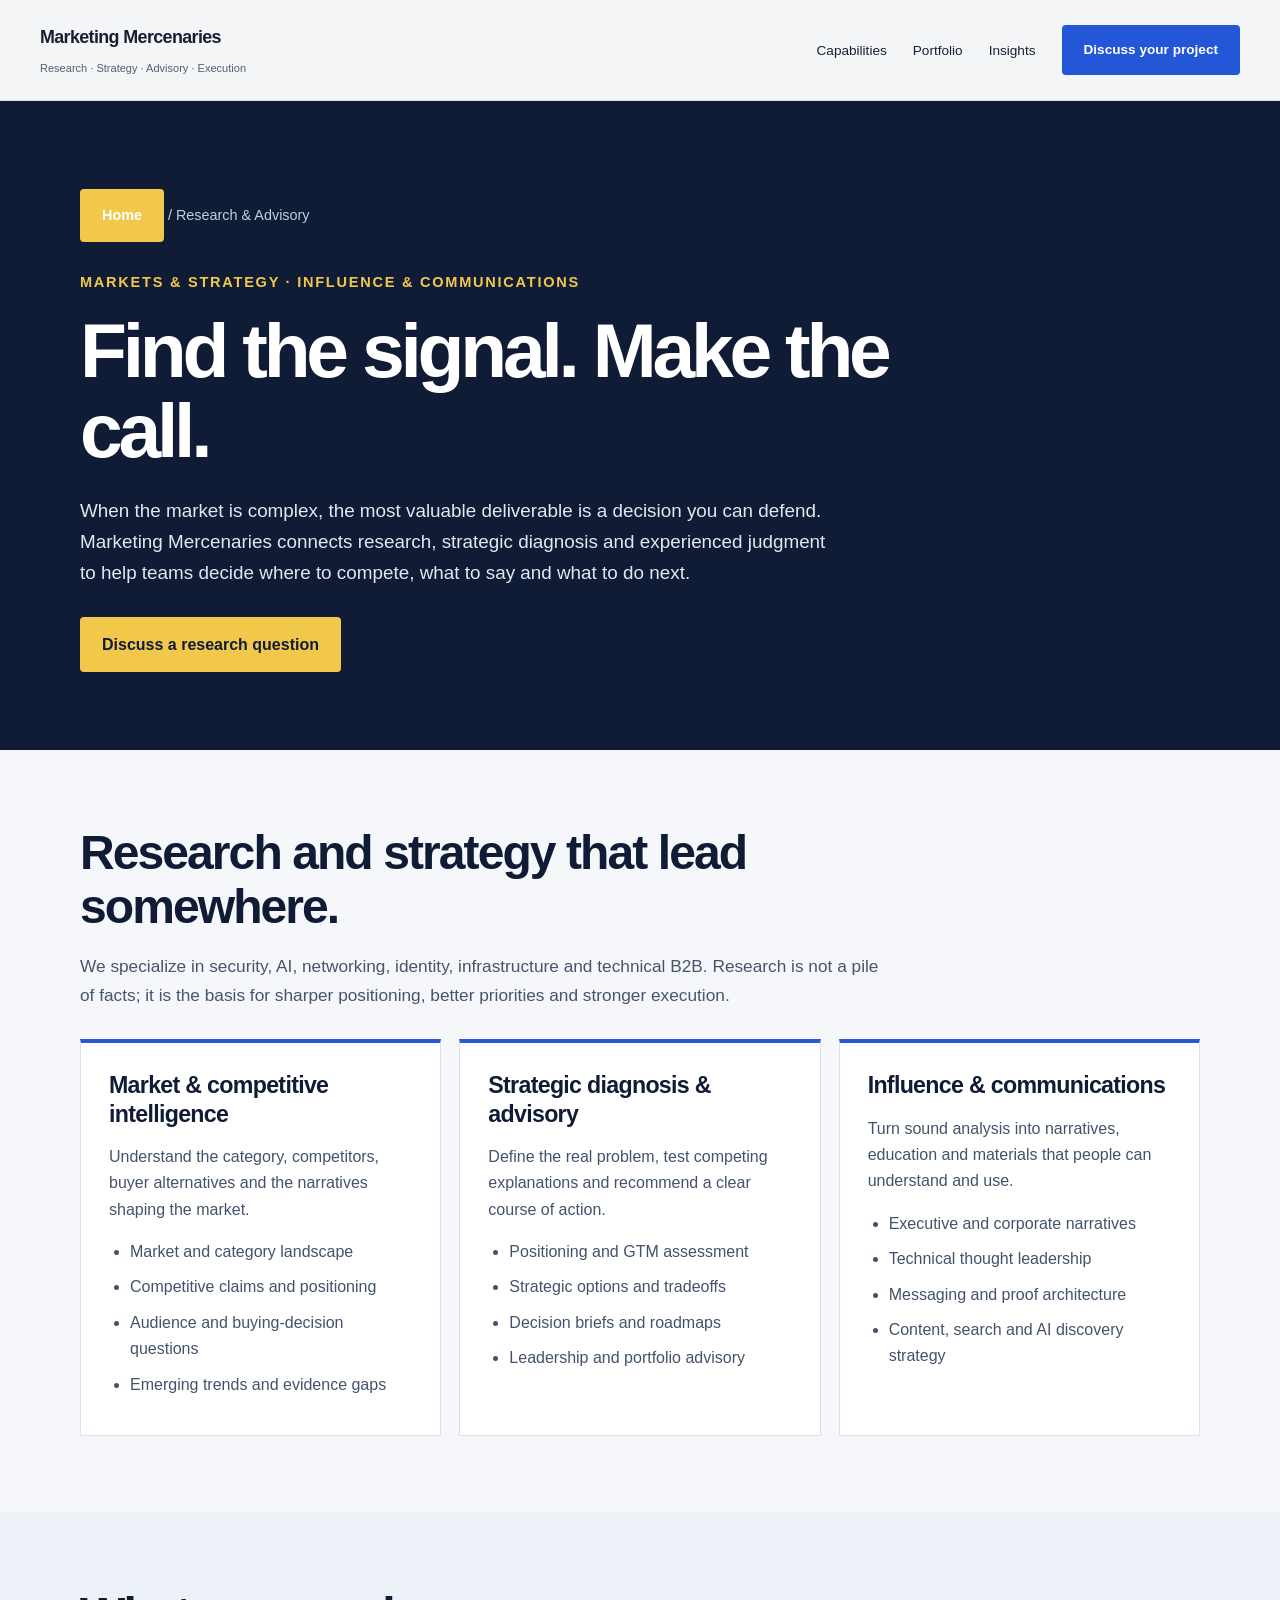
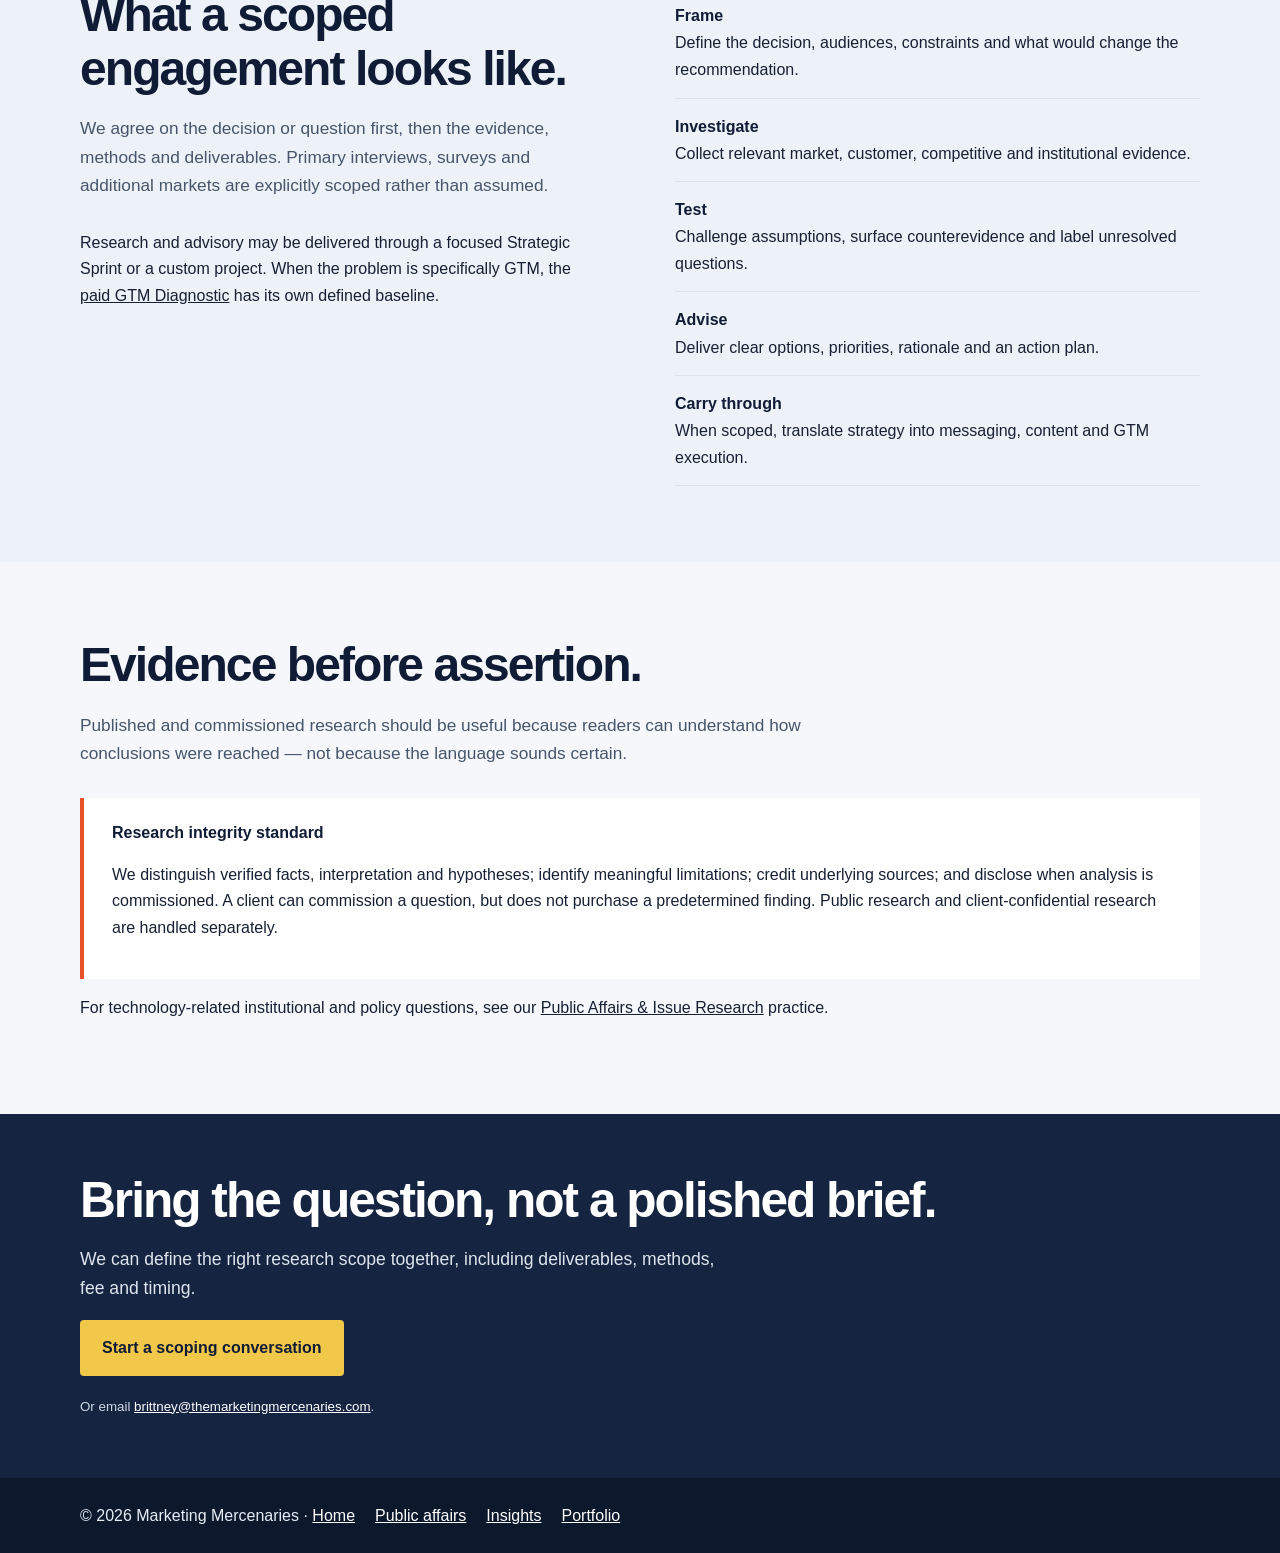
<file: research-advisory.html>
<!doctype html>
<html lang="en">
<head>
<meta charset="utf-8">
<meta name="viewport" content="width=device-width,initial-scale=1">
<title>Market Research &amp; Strategic Advisory | Marketing Mercenaries</title>
<meta name="description" content="Market and competitive intelligence, strategic diagnosis, positioning and communications advisory for security, AI, infrastructure and complex B2B markets.">
<link rel="canonical" href="https://themarketingmercenaries.com/research-advisory.html">
<meta property="og:type" content="website">
<meta property="og:title" content="Market Research &amp; Strategic Advisory | Marketing Mercenaries">
<meta property="og:description" content="Research the market. Challenge the assumptions. Make decisions your team can act on.">
<meta property="og:url" content="https://themarketingmercenaries.com/research-advisory.html">
<meta name="twitter:card" content="summary">
<link rel="stylesheet" href="assets/edition.css">
<script type="application/ld+json">{"@context":"https://schema.org","@type":"Service","name":"Market Research and Strategic Advisory","description":"Market and competitive intelligence, strategic diagnosis, positioning, communications and GTM advisory for security, AI, infrastructure and complex B2B markets.","provider":{"@type":"Organization","name":"Marketing Mercenaries","url":"https://themarketingmercenaries.com/"},"url":"https://themarketingmercenaries.com/research-advisory.html","serviceType":["Market research","Competitive intelligence","Strategic advisory","Go-to-market strategy","Communications strategy"]}</script>
<style>
:root{--navy:#101c35;--blue:#2859d6;--red:#e8502a;--ink:#172033;--line:#dbe2eb}
*{box-sizing:border-box}html{scroll-behavior:smooth}body.service-page{margin:0;background:#f5f7fb;color:var(--ink);font:16px/1.7 Arial,Helvetica,sans-serif}
.service-wrap{width:min(1120px,calc(100% - 48px));margin:0 auto}.service-hero{padding:88px 0 78px;background:var(--navy);color:#fff}.service-eyebrow{font-size:.91rem;text-transform:uppercase;letter-spacing:.12em;font-weight:700;color:#f2c84b}.service-hero h1{font-size:clamp(2.8rem,6vw,5.4rem);letter-spacing:-.055em;line-height:1.04;max-width:850px;margin:17px 0 24px}.service-hero p{font-size:1.18rem;max-width:760px;line-height:1.65;color:#e1e8f2;margin:0 0 28px}.service-hero a,.service-cta a{display:inline-block;padding:14px 22px;background:#f2c84b;color:var(--navy);font-weight:800;text-decoration:none;border-radius:4px}.service-breadcrumb{font-size:.9rem;margin-bottom:28px;color:#c0cee2}.service-breadcrumb a{color:#fff}
.service-section{padding:76px 0}.service-section h2{font-size:clamp(2rem,4vw,3rem);line-height:1.13;letter-spacing:-.04em;max-width:780px;margin:0 0 18px;color:var(--navy)}.service-lead{font-size:1.08rem;max-width:800px;color:#46556a;margin:0 0 30px}.service-grid{display:grid;grid-template-columns:repeat(3,minmax(0,1fr));gap:18px}.service-card{background:#fff;border:1px solid var(--line);border-top:4px solid var(--blue);padding:28px}.service-card h3{font-size:1.45rem;line-height:1.22;letter-spacing:-.03em;margin:0 0 15px;color:var(--navy)}.service-card p,.service-card li{font-size:1rem;line-height:1.65;color:#43536b}.service-card ul{padding-left:21px;margin:15px 0 0}.service-card li{margin:9px 0}.service-card a{font-weight:700;color:var(--blue)}
.service-split{display:grid;grid-template-columns:1fr 1fr;gap:70px;align-items:start}.service-split h2{margin-top:0}.service-checks{list-style:none;padding:0;margin:0}.service-checks li{font-size:1rem;line-height:1.7;padding:14px 0;border-bottom:1px solid var(--line)}.service-checks strong{display:block;color:var(--navy)}.service-muted{background:#edf2f8}.service-standard{border-left:4px solid var(--red);padding:22px 28px;background:#fff;margin-top:30px;line-height:1.65}.service-standard strong{color:var(--navy)}
.service-cta{background:#152440;color:#fff;padding:60px 0}.service-cta h2{font-size:clamp(2rem,4vw,3.1rem);margin:0 0 15px;letter-spacing:-.04em}.service-cta p{font-size:1.1rem;color:#dee5ef;max-width:650px}.service-cta small{display:block;margin-top:20px;color:#cbd6e6}.service-cta small a{display:inline;background:none;padding:0;color:#fff;text-decoration:underline;font-weight:400}.service-footer{background:#0c182c;color:#e7edf6;padding:24px 0}.service-footer a{color:#fff;margin-right:20px}.service-page a:focus-visible{outline:3px solid #ffcf33;outline-offset:4px}
@media(max-width:850px){.service-grid{grid-template-columns:1fr}.service-split{grid-template-columns:1fr;gap:22px}.service-section{padding:50px 0}.service-hero{padding:54px 0}}@media(max-width:540px){.service-wrap{width:calc(100% - 36px)}.service-hero h1{font-size:2.7rem}.service-card{padding:24px}}
@media(prefers-reduced-motion:reduce){html{scroll-behavior:auto}}
</style>
</head>
<body class="edition service-page">
<a class="skip" href="#main">Skip to content</a>
<header class="edition-nav"><div class="edition-wrap nav-inner"><a class="mm-brand" href="index.html"><strong>Marketing Mercenaries</strong><span>Research · Strategy · Advisory · Execution</span></a><nav aria-label="Main navigation"><a href="index.html#capabilities">Capabilities</a><a href="portfolio.html">Portfolio</a><a href="blog.html">Insights</a><a class="edition-button" href="index.html#contact">Discuss your project</a></nav></div></header>
<main id="main">
<section class="service-hero"><div class="service-wrap"><div class="service-breadcrumb"><a href="index.html">Home</a> / Research &amp; Advisory</div><div class="service-eyebrow">Markets &amp; Strategy · Influence &amp; Communications</div><h1>Find the signal. Make the call.</h1><p>When the market is complex, the most valuable deliverable is a decision you can defend. Marketing Mercenaries connects research, strategic diagnosis and experienced judgment to help teams decide where to compete, what to say and what to do next.</p><a href="index.html?interest=Research%20or%20market%20intelligence#contact">Discuss a research question</a></div></section>
<section class="service-section"><div class="service-wrap"><h2>Research and strategy that lead somewhere.</h2><p class="service-lead">We specialize in security, AI, networking, identity, infrastructure and technical B2B. Research is not a pile of facts; it is the basis for sharper positioning, better priorities and stronger execution.</p><div class="service-grid">
<article class="service-card"><h3>Market &amp; competitive intelligence</h3><p>Understand the category, competitors, buyer alternatives and the narratives shaping the market.</p><ul><li>Market and category landscape</li><li>Competitive claims and positioning</li><li>Audience and buying-decision questions</li><li>Emerging trends and evidence gaps</li></ul></article>
<article class="service-card"><h3>Strategic diagnosis &amp; advisory</h3><p>Define the real problem, test competing explanations and recommend a clear course of action.</p><ul><li>Positioning and GTM assessment</li><li>Strategic options and tradeoffs</li><li>Decision briefs and roadmaps</li><li>Leadership and portfolio advisory</li></ul></article>
<article class="service-card" id="communications"><h3>Influence &amp; communications</h3><p>Turn sound analysis into narratives, education and materials that people can understand and use.</p><ul><li>Executive and corporate narratives</li><li>Technical thought leadership</li><li>Messaging and proof architecture</li><li>Content, search and AI discovery strategy</li></ul></article>
</div></div></section>
<section class="service-section service-muted"><div class="service-wrap service-split"><div><h2>What a scoped engagement looks like.</h2><p class="service-lead">We agree on the decision or question first, then the evidence, methods and deliverables. Primary interviews, surveys and additional markets are explicitly scoped rather than assumed.</p><p>Research and advisory may be delivered through a focused Strategic Sprint or a custom project. When the problem is specifically GTM, the <a href="gtm-diagnostic.html">paid GTM Diagnostic</a> has its own defined baseline.</p></div><div><ul class="service-checks"><li><strong>Frame</strong>Define the decision, audiences, constraints and what would change the recommendation.</li><li><strong>Investigate</strong>Collect relevant market, customer, competitive and institutional evidence.</li><li><strong>Test</strong>Challenge assumptions, surface counterevidence and label unresolved questions.</li><li><strong>Advise</strong>Deliver clear options, priorities, rationale and an action plan.</li><li><strong>Carry through</strong>When scoped, translate strategy into messaging, content and GTM execution.</li></ul></div></div></section>
<section class="service-section"><div class="service-wrap"><h2>Evidence before assertion.</h2><p class="service-lead">Published and commissioned research should be useful because readers can understand how conclusions were reached — not because the language sounds certain.</p><div class="service-standard"><strong>Research integrity standard</strong><p>We distinguish verified facts, interpretation and hypotheses; identify meaningful limitations; credit underlying sources; and disclose when analysis is commissioned. A client can commission a question, but does not purchase a predetermined finding. Public research and client-confidential research are handled separately.</p></div><p>For technology-related institutional and policy questions, see our <a href="public-affairs.html">Public Affairs &amp; Issue Research</a> practice.</p></div></section>
<section class="service-cta"><div class="service-wrap"><h2>Bring the question, not a polished brief.</h2><p>We can define the right research scope together, including deliverables, methods, fee and timing.</p><a href="index.html?interest=Research%20or%20market%20intelligence#contact">Start a scoping conversation</a><small>Or email <a href="mailto:brittney@themarketingmercenaries.com">brittney@themarketingmercenaries.com</a>.</small></div></section>
</main>
<footer class="service-footer"><div class="service-wrap">© 2026 Marketing Mercenaries · <a href="index.html">Home</a><a href="public-affairs.html">Public affairs</a><a href="blog.html">Insights</a><a href="portfolio.html">Portfolio</a></div></footer>
</body>
</html>
</file>
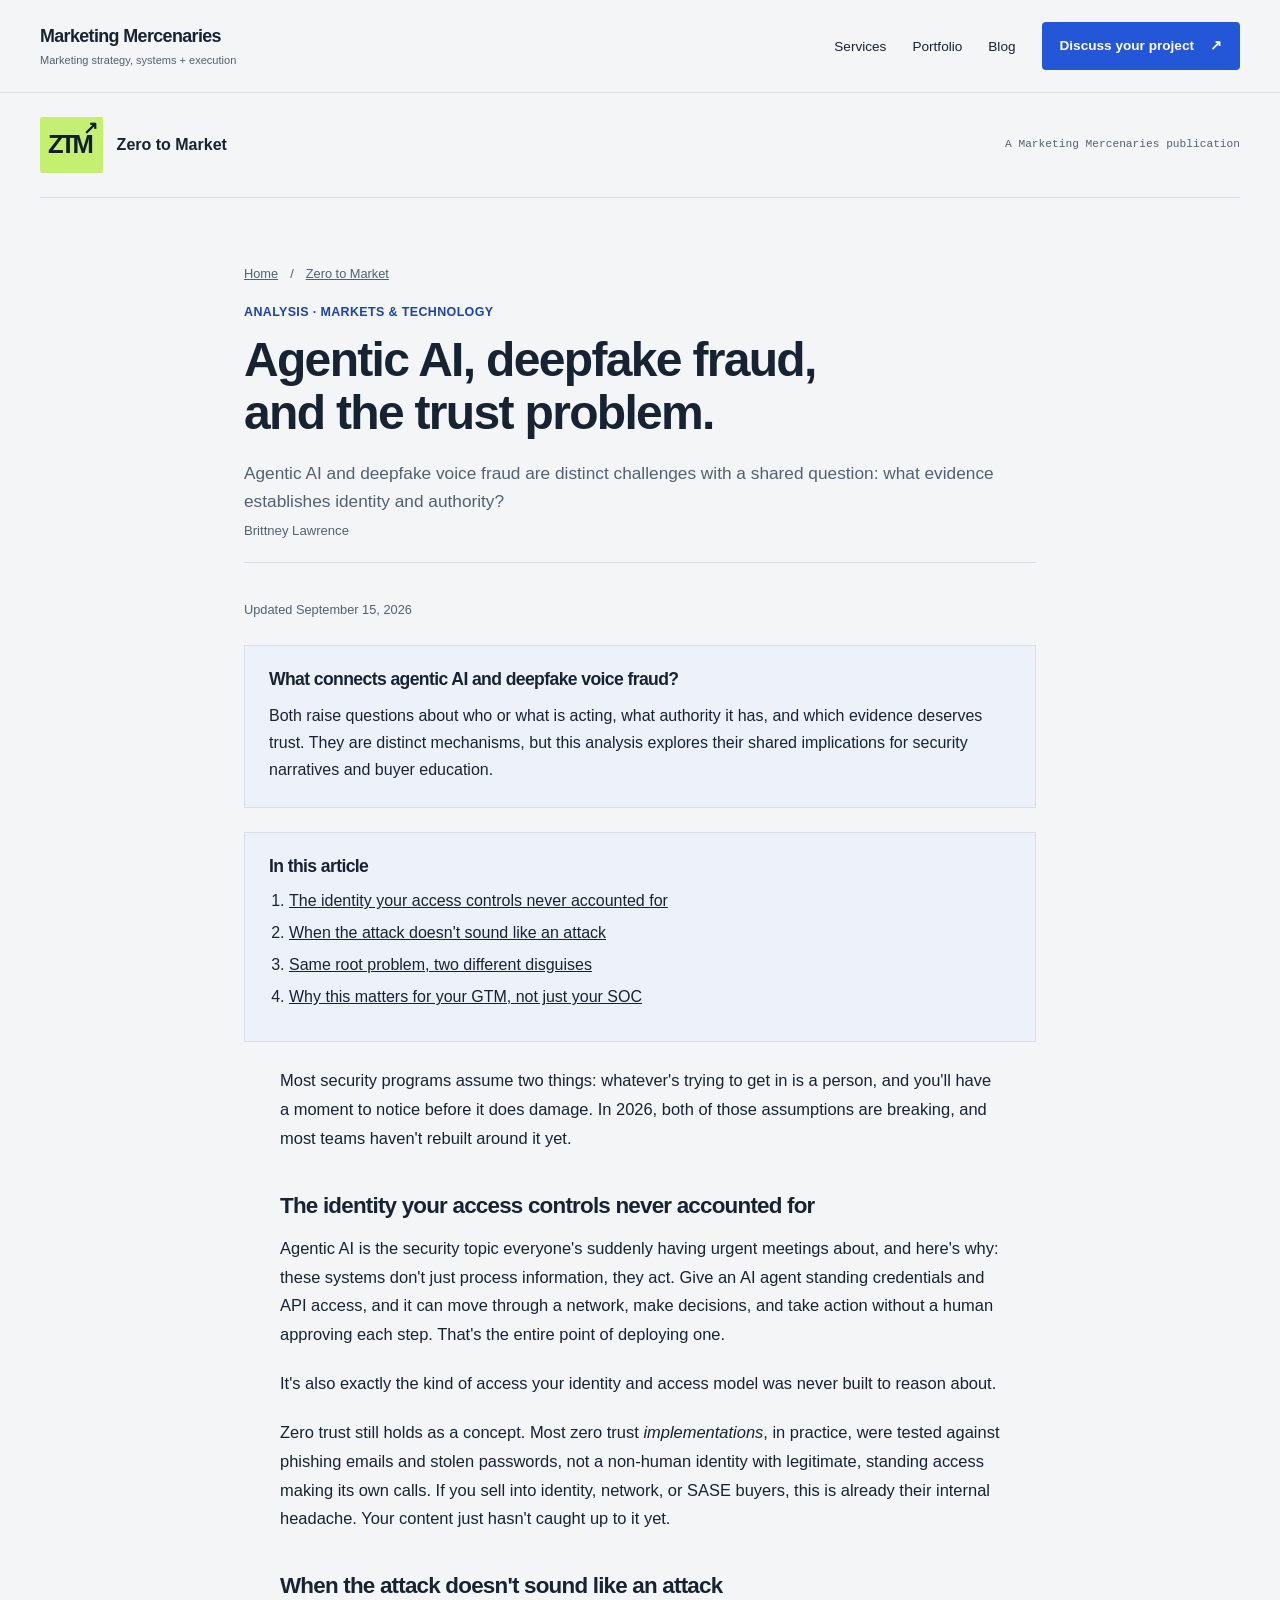
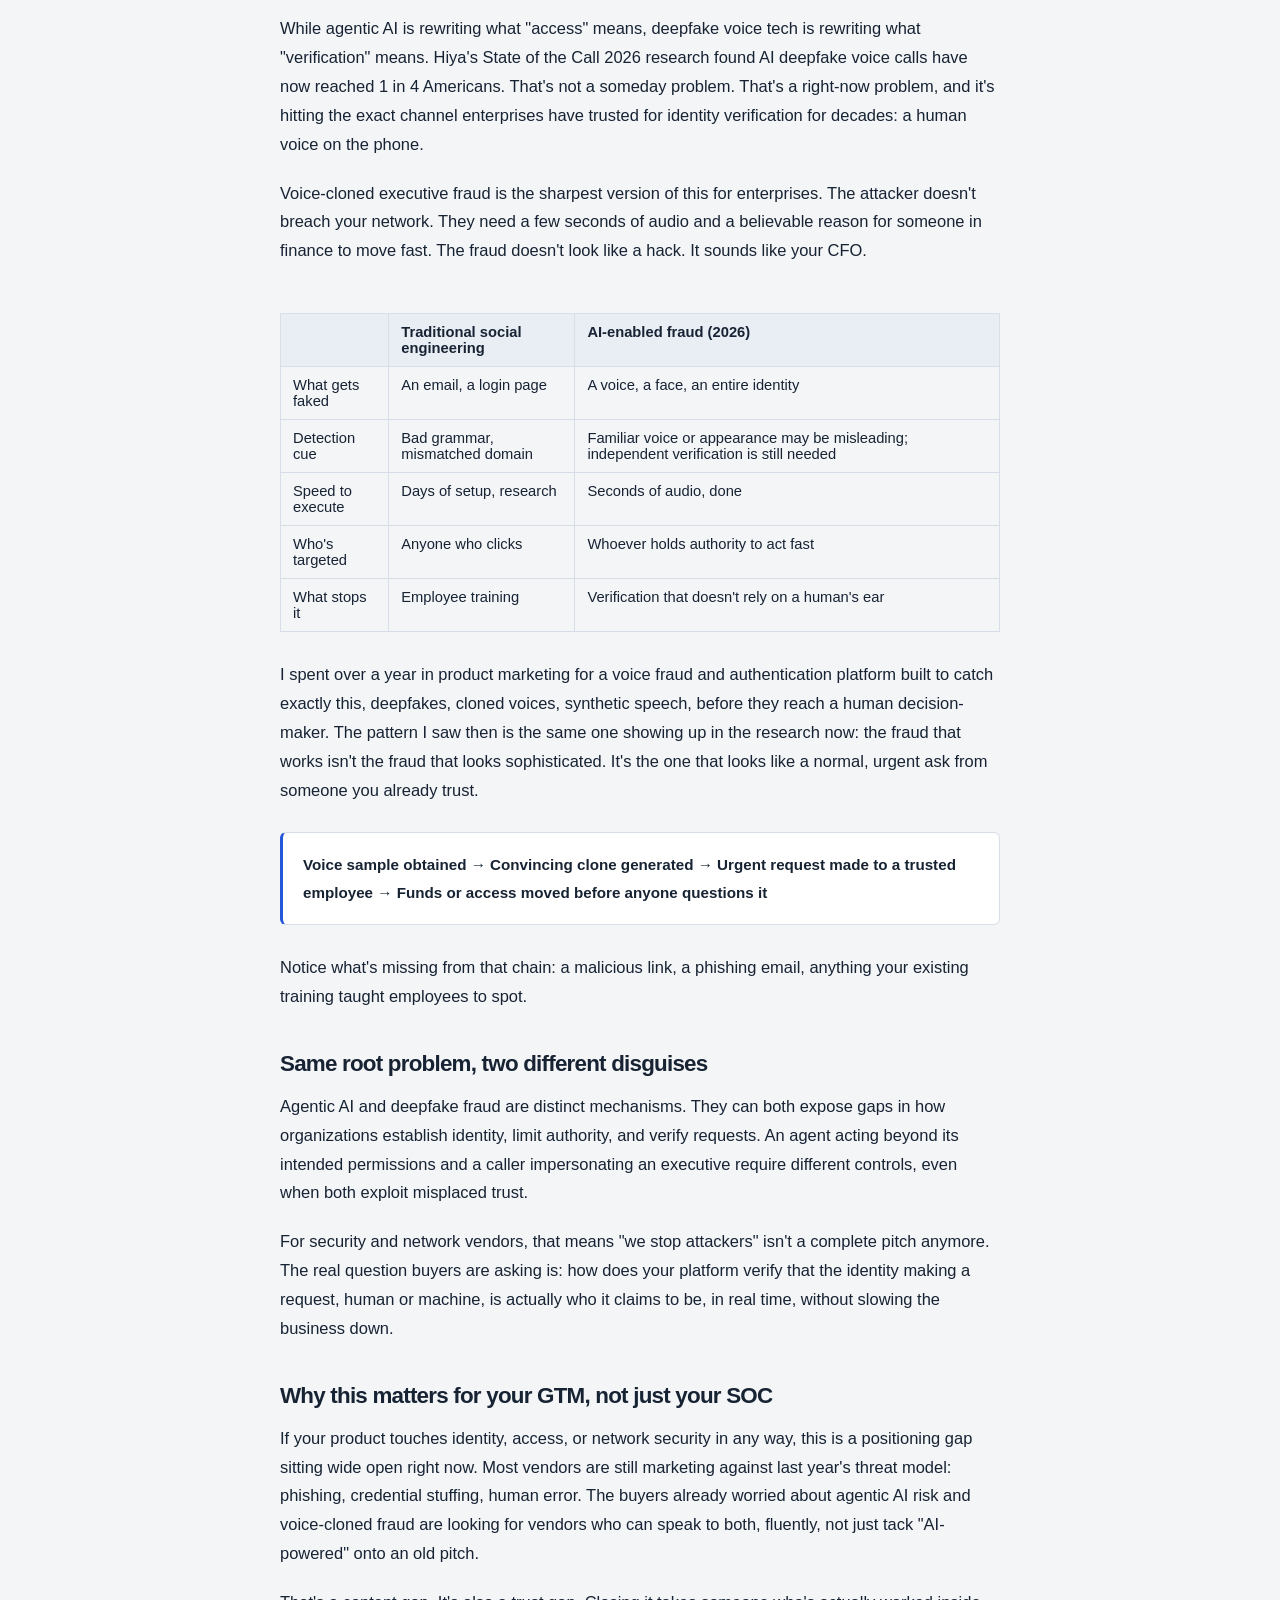
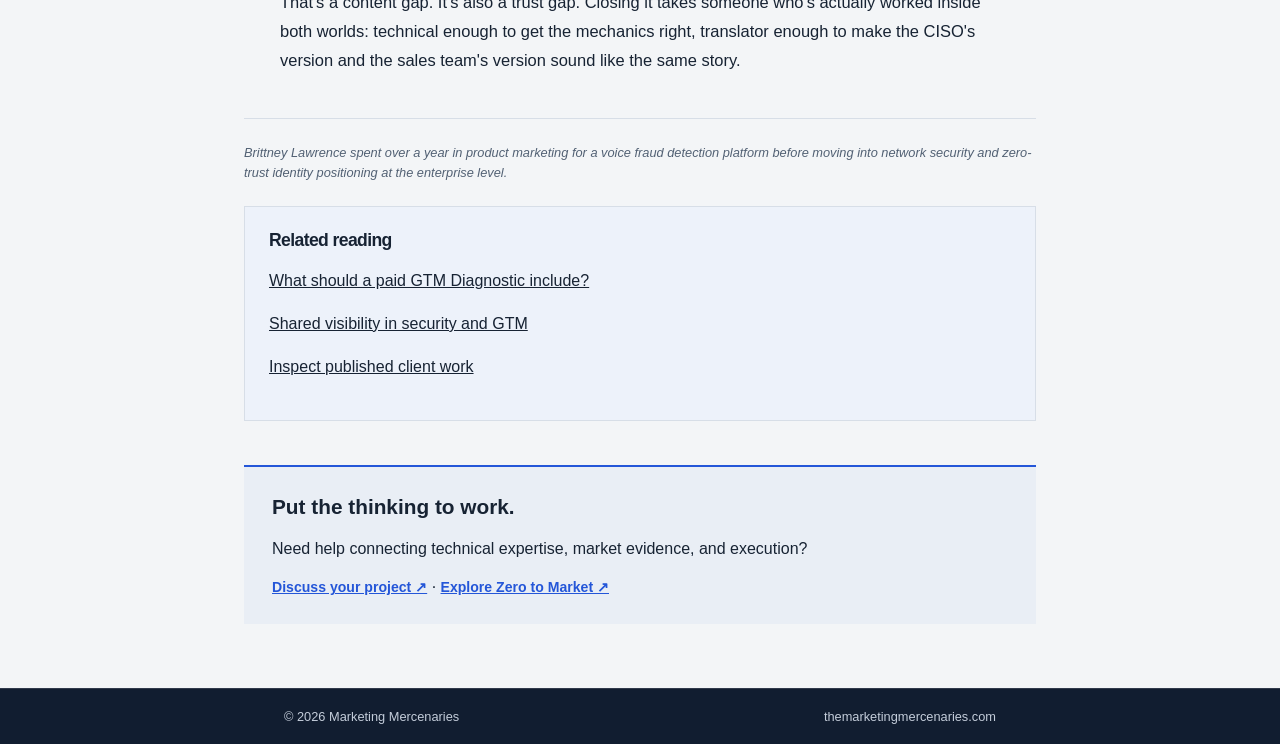
<file: revised/blog-agentic-ai-deepfakes.html>
<!doctype html>
<html lang="en">
<head>
<meta charset="utf-8">
<meta name="viewport" content="width=device-width,initial-scale=1">
<title>Agentic AI, deepfake fraud, and the trust problem | Marketing Mercenaries</title>

<style>
  
  :root{
    --ink:#12141c; --paper:#f5f6fa; --paper-2:#eaecf4; --line:#12141c1a;
    --line-dark:#f5f6fa22; --indigo:#4b4ef2; --indigo-dim:#3638c4; --lime:#8ee000;
    --ink-text:#eef0fa; --ink-text-dim:#9ba0c0; --paper-text:#171928; --paper-text-dim:#5c6080;
  }
  *{box-sizing:border-box;}
  html{scroll-behavior:smooth;color-scheme:light;}
  body{margin:0;background:var(--paper);color:var(--paper-text);font-family:'Manrope',-apple-system,Arial,sans-serif;-webkit-font-smoothing:antialiased;}
  h1,h2,.display{font-family:'Space Grotesk',Arial,sans-serif;font-weight:700;line-height:1.12;text-wrap:balance;margin:0;letter-spacing:-0.01em;}
  a{color:inherit;}
  .wrap{max-width:760px;margin:0 auto;padding-inline:24px;}
  @media (max-width:480px){.wrap{padding-inline:16px;}}

  .topbar{position:sticky;top:0;z-index:50;background:var(--paper);border-bottom:1px solid var(--line);}
  .topbar-inner{max-width:760px;margin:0 auto;padding:14px 24px;display:flex;align-items:center;justify-content:space-between;gap:16px;}
  @media (max-width:480px){.topbar-inner{padding:14px 16px;}}
  .brand-name{font-family:'Space Grotesk',sans-serif;font-weight:700;font-size:1.05rem;}
  .back-link{font-size:0.85rem;font-weight:600;text-decoration:none;color:var(--paper-text-dim);}
  .back-link:hover{color:var(--indigo-dim);}

  article{padding-block:44px 64px;}
  .kicker{font-size:0.78rem;font-weight:700;text-transform:uppercase;letter-spacing:0.03em;color:var(--indigo-dim);margin-bottom:14px;}
  h1.title{font-size:clamp(1.7rem,4.4vw,2.5rem);margin-bottom:20px;}
  .dek{font-size:1.08rem;color:var(--paper-text-dim);line-height:1.6;margin-bottom:8px;}
  .meta{font-size:0.82rem;color:var(--paper-text-dim);margin-bottom:36px;padding-bottom:24px;border-bottom:1px solid var(--line);}

  .article-body p{font-size:1.03rem;line-height:1.75;margin:0 0 20px;}
  .article-body h2{font-size:1.4rem;margin:40px 0 16px;}

  table{width:100%;border-collapse:collapse;margin:28px 0;font-size:0.92rem;}
  th,td{text-align:left;padding:10px 12px;border:1px solid var(--line);vertical-align:top;}
  th{background:var(--paper-2);font-weight:700;}

  .flowchain{background:#fff;border:1px solid var(--line);border-left:3px solid var(--indigo);border-radius:6px;padding:18px 20px;font-size:0.95rem;font-weight:600;line-height:1.8;margin:28px 0;color:var(--paper-text);}

  .byline{border-top:1px solid var(--line);margin-top:44px;padding-top:24px;font-size:0.92rem;color:var(--paper-text-dim);font-style:italic;}

  .imgnote{background:var(--paper-2);border:1px dashed var(--line);border-radius:8px;padding:16px 18px;font-size:0.86rem;color:var(--paper-text-dim);margin-top:28px;}

  .midcta{background:var(--paper-2);border-top:1px solid var(--line);border-bottom:1px solid var(--line);padding-block:32px;text-align:center;}
  .midcta p{margin:0 0 14px;font-size:1.05rem;font-weight:600;color:var(--paper-text);}
  .btn{display:inline-flex;align-items:center;gap:8px;padding:11px 20px;font-size:0.88rem;font-weight:600;text-decoration:none;border-radius:6px;border:none;background:var(--indigo);color:#fff;}

  footer{border-top:1px solid var(--line-dark);background:var(--ink);color:var(--ink-text-dim);}
  footer .wrap{padding-block:20px;display:flex;justify-content:space-between;gap:14px;flex-wrap:wrap;font-size:0.8rem;}

:root{--ink:#111d30;--paper:#f3f5f7;--paper-2:#e9eef5;--line:#d7dee7;--indigo:#2456d8;--indigo-dim:#1d43a9;--lime:#c4ef70;--paper-text:#172333;--paper-text-dim:#526174;--ink-text-dim:#c4cdda}
body,h1,h2,h3,.display,.brand-name{font-family:Arial,Helvetica,sans-serif}
h1,h2,h3{letter-spacing:-.035em}p{line-height:1.7}
a:focus-visible,button:focus-visible,input:focus-visible,summary:focus-visible{outline:3px solid #397aff;outline-offset:4px}
.topbar .brand-name a{text-decoration:none}.back-link{min-height:44px;display:inline-flex;align-items:center}
footer a{color:#fff}.pf-card,.post{border-radius:5px}.pf-type,.post-meta{font-family:ui-monospace,monospace;letter-spacing:.04em}
.filter-panel{margin-bottom:28px}.filter-panel label{display:block;font-size:.85rem;font-weight:700;margin-bottom:8px}.filter-panel input{display:block;width:100%;font:inherit;padding:13px 15px;background:#fff;border:1px solid #aab7c6;border-radius:5px;margin-bottom:18px}.filter-controls{display:flex;gap:8px;flex-wrap:wrap}
.filter-controls button,.pf-filter{min-height:44px;border-radius:5px;font:inherit;font-size:.85rem;padding:10px 16px;cursor:pointer;border:1px solid var(--line);background:#fff;color:var(--paper-text)}
.filter-controls button[aria-pressed="true"],.pf-filter[aria-pressed="true"]{background:var(--ink);color:#fff}
.filter-count{font-size:.85rem;color:var(--paper-text-dim);margin:16px 0}
[hidden]{display:none!important}.empty-state{border:1px solid var(--line);padding:24px;background:#fff}
.answer-box,.toc,.related-reading{padding:24px;background:#edf2fa;border:1px solid var(--line);margin:24px 0}
.answer-box h2,.toc h2,.related-reading h2{font-size:1.1rem;margin:0 0 12px}.answer-box p{margin:0}.toc ol{padding-left:20px;margin:0}.toc li{margin:8px 0;line-height:1.5}
.breadcrumbs{display:flex;gap:12px;flex-wrap:wrap;font-size:.8rem;margin:24px 0;color:var(--paper-text-dim)}
.article-body{overflow-wrap:anywhere}.table-wrap{overflow-x:auto;max-width:100%}.article-body table{min-width:570px}
.source-note{font-size:.8rem;color:var(--paper-text-dim)}.midcta .btn{min-height:44px}.post-body{width:100%}
@media(max-width:600px){.post{padding:20px;gap:12px}.post-icon{display:none}.topbar-inner{flex-wrap:wrap}.pf-card{padding:22px}.answer-box,.toc,.related-reading{padding:20px}.article-body h2{scroll-margin-top:120px}}
</style>
<meta name="description" content="A GTM perspective on agentic AI, voice impersonation, and the assumptions behind identity and trust."><link rel="canonical" href="https://themarketingmercenaries.com/blog-agentic-ai-deepfakes.html"><meta name="author" content="Brittney Lawrence"><meta property="og:type" content="article"><meta property="og:title" content="Agentic AI, deepfake fraud, and the trust problem | Marketing Mercenaries"><meta property="og:description" content="A GTM perspective on agentic AI, voice impersonation, and the assumptions behind identity and trust."><meta property="og:url" content="https://themarketingmercenaries.com/blog-agentic-ai-deepfakes.html"><meta name="twitter:card" content="summary"><script type="application/ld+json">{"@context": "https://schema.org", "@type": "Article", "name": "Agentic AI, deepfake fraud, and the trust problem | Marketing Mercenaries", "url": "https://themarketingmercenaries.com/blog-agentic-ai-deepfakes.html", "description": "A GTM perspective on agentic AI, voice impersonation, and the assumptions behind identity and trust.", "headline": "Agentic AI, deepfake fraud, and the trust problem", "author": {"@type": "Person", "name": "Brittney Lawrence", "url": "https://themarketingmercenaries.com/#about"}, "publisher": {"@type": "Organization", "name": "Marketing Mercenaries", "url": "https://themarketingmercenaries.com/"}, "dateModified": "2026-09-15", "isPartOf": {"@type": "Blog", "name": "Zero to Market", "url": "https://themarketingmercenaries.com/blog.html"}}</script><link rel="stylesheet" href="assets/edition.css"></head>
<body class="ztm-article"><a class="skip" href="#article-main">Skip to content</a>

<header class="edition-nav"><div class="edition-wrap nav-inner"><a class="mm-brand" href="index.html"><strong>Marketing Mercenaries</strong><span>Marketing strategy, systems + execution</span></a><nav aria-label="Main navigation"><a href="index.html#services">Services</a><a href="portfolio.html">Portfolio</a><a href="blog.html">Blog</a><a class="edition-button" href="index.html#contact">Discuss your project <span aria-hidden="true">↗</span></a></nav></div></header><div class="article-masthead edition-wrap"><a href="blog.html"><span class="ztm-symbol" aria-hidden="true">ZTM<span>↗</span></span><strong>Zero to Market</strong></a><span>A Marketing Mercenaries publication</span></div><article class="wrap" id="article-main"><nav class="breadcrumbs" aria-label="Breadcrumb"><a href="index.html">Home</a><span>/</span><a href="blog.html">Zero to Market</a></nav>
  <div class="kicker">Analysis · Markets &amp; Technology</div>
  <h1 class="title">Agentic AI, deepfake fraud, and the trust problem.</h1>
  <p class="dek">Agentic AI and deepfake voice fraud are distinct challenges with a shared question: what evidence establishes identity and authority?</p>
  <div class="meta">Brittney Lawrence</div>

  <p class="source-note">Updated <time datetime="2026-09-15">September 15, 2026</time></p><div class="answer-box"><h2>What connects agentic AI and deepfake voice fraud?</h2><p>Both raise questions about who or what is acting, what authority it has, and which evidence deserves trust. They are distinct mechanisms, but this analysis explores their shared implications for security narratives and buyer education.</p></div><nav class="toc" aria-label="In this article"><h2>In this article</h2><ol><li><a href="#section-1">The identity your access controls never accounted for</a></li><li><a href="#section-2">When the attack doesn't sound like an attack</a></li><li><a href="#section-3">Same root problem, two different disguises</a></li><li><a href="#section-4">Why this matters for your GTM, not just your SOC</a></li></ol></nav><div class="article-body">
    <p>Most security programs assume two things: whatever's trying to get in is a person, and you'll have a moment to notice before it does damage. In 2026, both of those assumptions are breaking, and most teams haven't rebuilt around it yet.</p>

    <h2 id="section-1">The identity your access controls never accounted for</h2>
    <p>Agentic AI is the security topic everyone's suddenly having urgent meetings about, and here's why: these systems don't just process information, they act. Give an AI agent standing credentials and API access, and it can move through a network, make decisions, and take action without a human approving each step. That's the entire point of deploying one.</p>
    <p>It's also exactly the kind of access your identity and access model was never built to reason about.</p>
    <p>Zero trust still holds as a concept. Most zero trust <em>implementations</em>, in practice, were tested against phishing emails and stolen passwords, not a non-human identity with legitimate, standing access making its own calls. If you sell into identity, network, or SASE buyers, this is already their internal headache. Your content just hasn't caught up to it yet.</p>

    <h2 id="section-2">When the attack doesn't sound like an attack</h2>
    <p>While agentic AI is rewriting what "access" means, deepfake voice tech is rewriting what "verification" means. Hiya's State of the Call 2026 research found AI deepfake voice calls have now reached 1 in 4 Americans. That's not a someday problem. That's a right-now problem, and it's hitting the exact channel enterprises have trusted for identity verification for decades: a human voice on the phone.</p>
    <p>Voice-cloned executive fraud is the sharpest version of this for enterprises. The attacker doesn't breach your network. They need a few seconds of audio and a believable reason for someone in finance to move fast. The fraud doesn't look like a hack. It sounds like your CFO.</p>

    <div class="table-wrap" tabindex="0" role="region" aria-label="Comparison table"><table>
      <tr><th></th><th>Traditional social engineering</th><th>AI-enabled fraud (2026)</th></tr>
      <tr><td>What gets faked</td><td>An email, a login page</td><td>A voice, a face, an entire identity</td></tr>
      <tr><td>Detection cue</td><td>Bad grammar, mismatched domain</td><td>Familiar voice or appearance may be misleading; independent verification is still needed</td></tr>
      <tr><td>Speed to execute</td><td>Days of setup, research</td><td>Seconds of audio, done</td></tr>
      <tr><td>Who's targeted</td><td>Anyone who clicks</td><td>Whoever holds authority to act fast</td></tr>
      <tr><td>What stops it</td><td>Employee training</td><td>Verification that doesn't rely on a human's ear</td></tr>
    </table></div>

    <p>I spent over a year in product marketing for a voice fraud and authentication platform built to catch exactly this, deepfakes, cloned voices, synthetic speech, before they reach a human decision-maker. The pattern I saw then is the same one showing up in the research now: the fraud that works isn't the fraud that looks sophisticated. It's the one that looks like a normal, urgent ask from someone you already trust.</p>

    <div class="flowchain">Voice sample obtained → Convincing clone generated → Urgent request made to a trusted employee → Funds or access moved before anyone questions it</div>

    <p>Notice what's missing from that chain: a malicious link, a phishing email, anything your existing training taught employees to spot.</p>

    <h2 id="section-3">Same root problem, two different disguises</h2>
    <p>Agentic AI and deepfake fraud are distinct mechanisms. They can both expose gaps in how organizations establish identity, limit authority, and verify requests. An agent acting beyond its intended permissions and a caller impersonating an executive require different controls, even when both exploit misplaced trust.</p>
    <p>For security and network vendors, that means "we stop attackers" isn't a complete pitch anymore. The real question buyers are asking is: how does your platform verify that the identity making a request, human or machine, is actually who it claims to be, in real time, without slowing the business down.</p>

    <h2 id="section-4">Why this matters for your GTM, not just your SOC</h2>
    <p>If your product touches identity, access, or network security in any way, this is a positioning gap sitting wide open right now. Most vendors are still marketing against last year's threat model: phishing, credential stuffing, human error. The buyers already worried about agentic AI risk and voice-cloned fraud are looking for vendors who can speak to both, fluently, not just tack "AI-powered" onto an old pitch.</p>
    <p>That's a content gap. It's also a trust gap. Closing it takes someone who's actually worked inside both worlds: technical enough to get the mechanics right, translator enough to make the CISO's version and the sales team's version sound like the same story.</p>
  </div>

  <div class="byline">Brittney Lawrence spent over a year in product marketing for a voice fraud detection platform before moving into network security and zero-trust identity positioning at the enterprise level.</div>
<aside class="related-reading"><h2>Related reading</h2><p><a href="gtm-diagnostic.html">What should a paid GTM Diagnostic include?</a></p><p><a href="blog-silo-segmentation.html">Shared visibility in security and GTM</a></p><p><a href="portfolio.html">Inspect published client work</a></p></aside><aside class="ztm-endnote"><strong>Put the thinking to work.</strong><p>Need help connecting technical expertise, market evidence, and execution?</p><a href="index.html#contact">Discuss your project ↗</a> · <a href="blog.html">Explore Zero to Market ↗</a></aside></article>



<footer><div class="wrap">
  <div>© <span id="year"></span> Marketing Mercenaries</div>
  <div>themarketingmercenaries.com</div>
</div></footer>

<script>document.getElementById('year').textContent = new Date().getFullYear();</script>
</body>
</html>
</file>
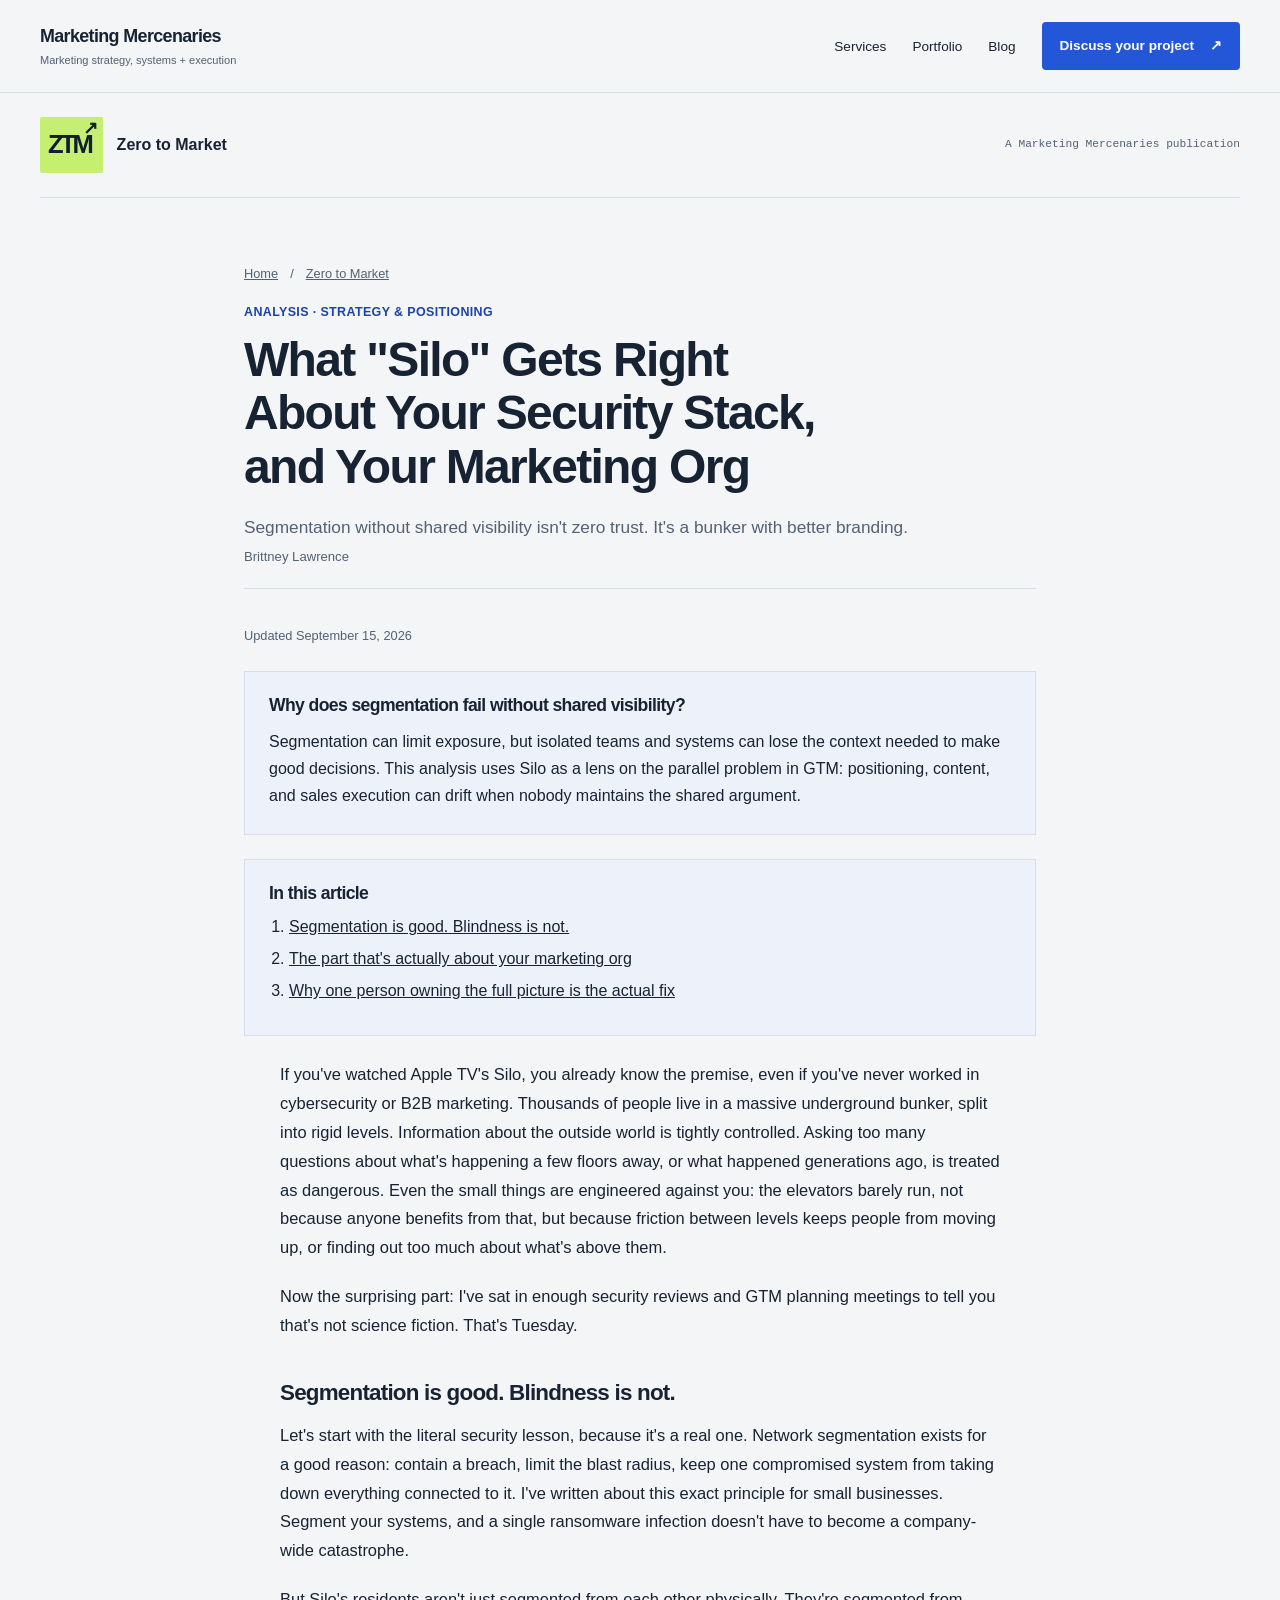
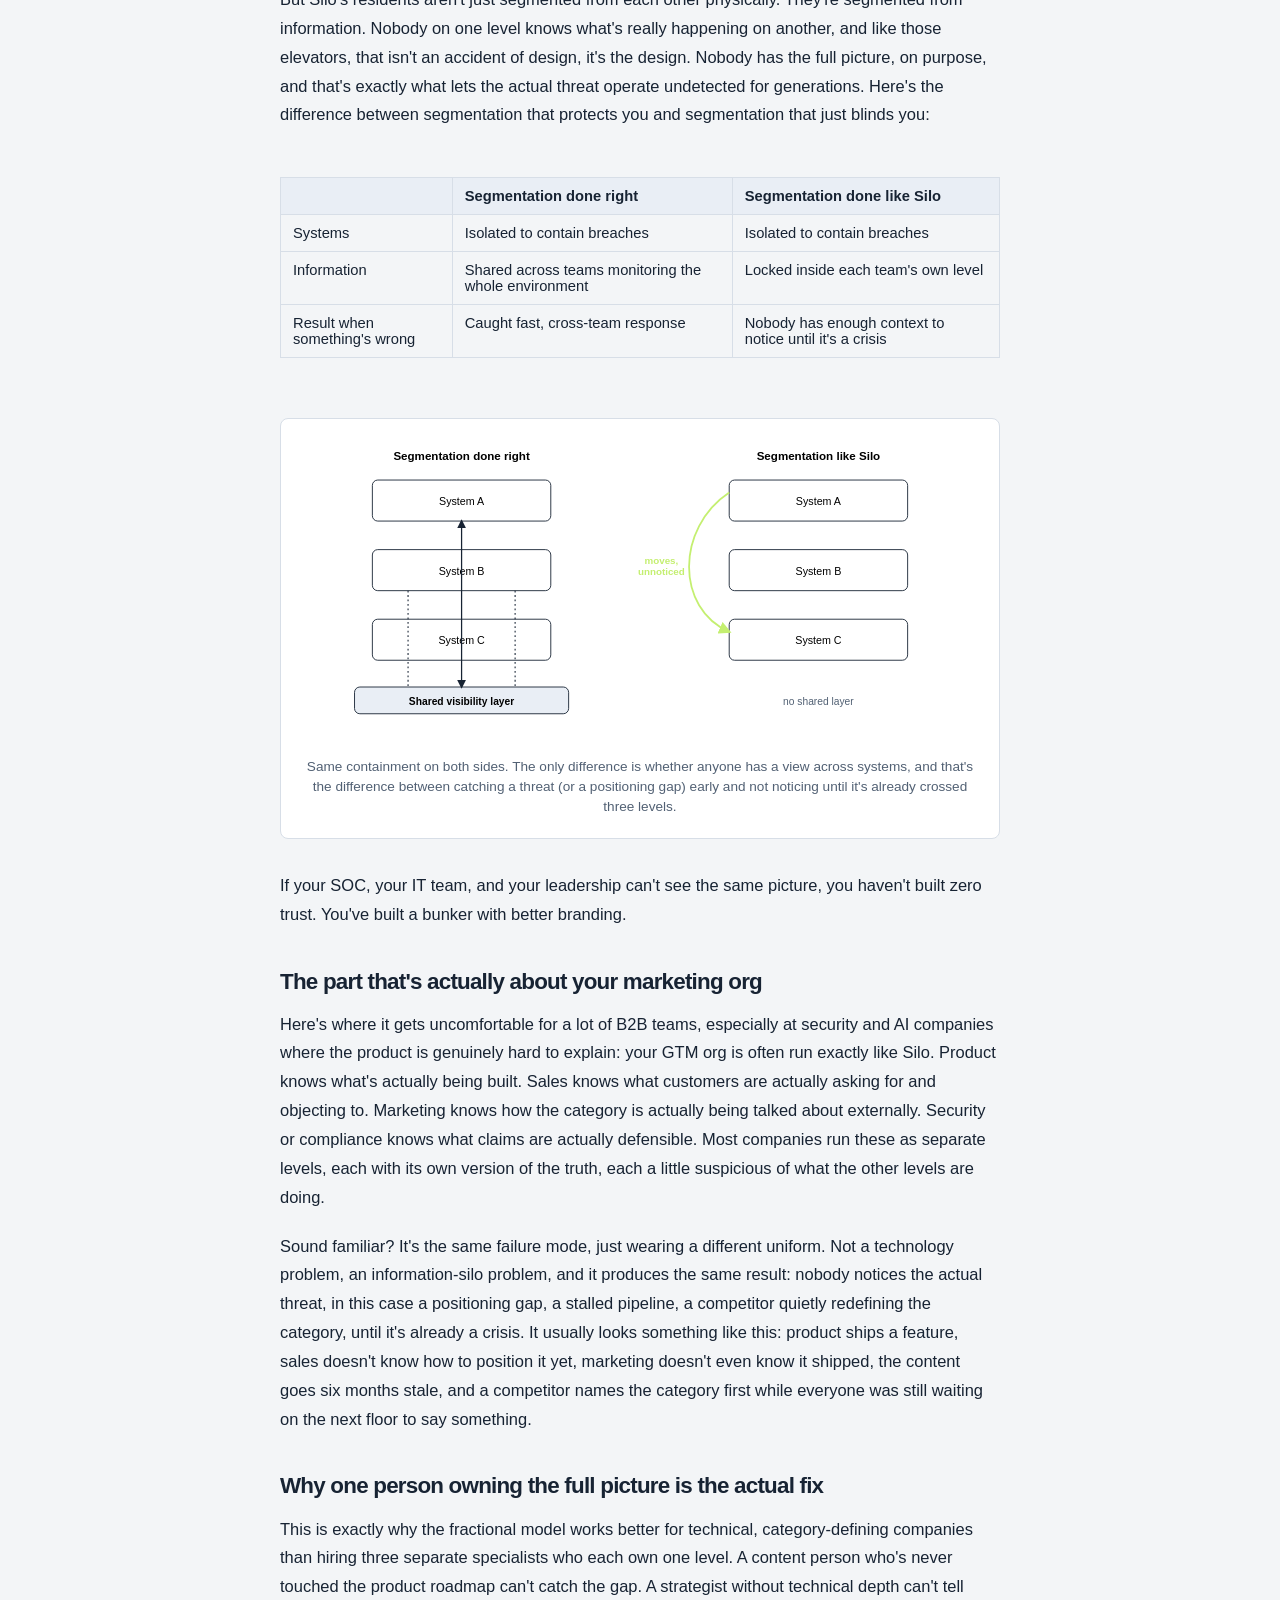
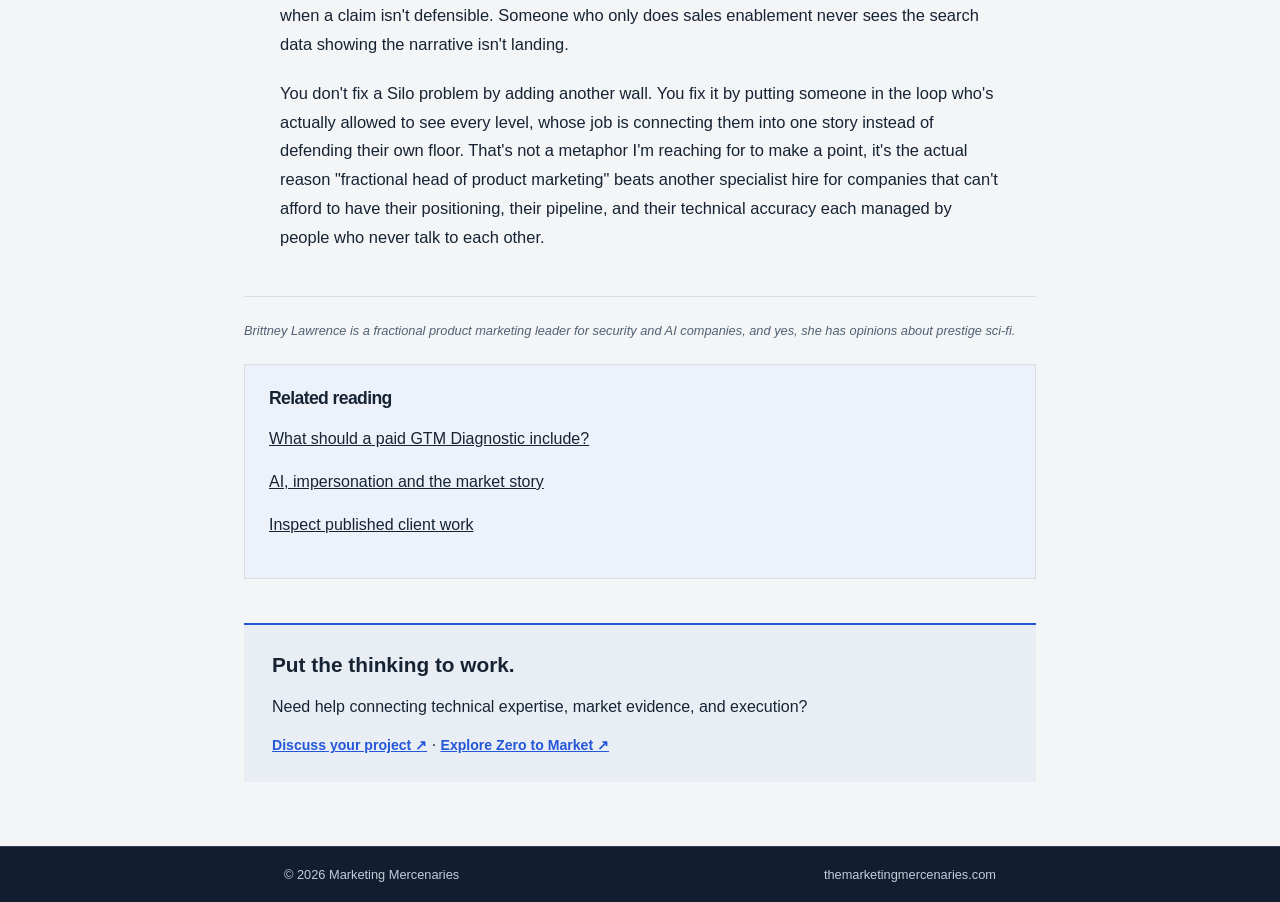
<file: revised/blog-silo-segmentation.html>
<!doctype html>
<html lang="en">
<head>
<meta charset="utf-8">
<meta name="viewport" content="width=device-width,initial-scale=1">
<title>What "Silo" Gets Right About Your Security Stack | Marketing Mercenaries</title>

<style>
  
  :root{
    --ink:#12141c; --paper:#f5f6fa; --paper-2:#eaecf4; --line:#12141c1a;
    --line-dark:#f5f6fa22; --indigo:#4b4ef2; --indigo-dim:#3638c4; --lime:#8ee000;
    --ink-text:#eef0fa; --ink-text-dim:#9ba0c0; --paper-text:#171928; --paper-text-dim:#5c6080;
  }
  *{box-sizing:border-box;}
  html{scroll-behavior:smooth;color-scheme:light;}
  body{margin:0;background:var(--paper);color:var(--paper-text);font-family:'Manrope',-apple-system,Arial,sans-serif;-webkit-font-smoothing:antialiased;}
  h1,h2,.display{font-family:'Space Grotesk',Arial,sans-serif;font-weight:700;line-height:1.12;text-wrap:balance;margin:0;letter-spacing:-0.01em;}
  a{color:inherit;}
  .wrap{max-width:760px;margin:0 auto;padding-inline:24px;}
  @media (max-width:480px){.wrap{padding-inline:16px;}}

  .topbar{position:sticky;top:0;z-index:50;background:var(--paper);border-bottom:1px solid var(--line);}
  .topbar-inner{max-width:760px;margin:0 auto;padding:14px 24px;display:flex;align-items:center;justify-content:space-between;gap:16px;}
  @media (max-width:480px){.topbar-inner{padding:14px 16px;}}
  .brand-name{font-family:'Space Grotesk',sans-serif;font-weight:700;font-size:1.05rem;}
  .back-link{font-size:0.85rem;font-weight:600;text-decoration:none;color:var(--paper-text-dim);}
  .back-link:hover{color:var(--indigo-dim);}

  article{padding-block:44px 64px;}
  .kicker{font-size:0.78rem;font-weight:700;text-transform:uppercase;letter-spacing:0.03em;color:var(--indigo-dim);margin-bottom:14px;}
  h1.title{font-size:clamp(1.7rem,4.4vw,2.5rem);margin-bottom:20px;}
  .dek{font-size:1.08rem;color:var(--paper-text-dim);line-height:1.6;margin-bottom:8px;}
  .meta{font-size:0.82rem;color:var(--paper-text-dim);margin-bottom:36px;padding-bottom:24px;border-bottom:1px solid var(--line);}

  .article-body p{font-size:1.03rem;line-height:1.75;margin:0 0 20px;}
  .article-body h2{font-size:1.4rem;margin:40px 0 16px;}

  table{width:100%;border-collapse:collapse;margin:28px 0;font-size:0.92rem;}
  th,td{text-align:left;padding:10px 12px;border:1px solid var(--line);vertical-align:top;}
  th{background:var(--paper-2);font-weight:700;}

  figure{margin:32px 0;padding:20px;background:#fff;border:1px solid var(--line);border-radius:8px;}
  figure svg{max-width:100%;height:auto;color:var(--paper-text);display:block;margin:0 auto;}
  figcaption{font-size:0.85rem;color:var(--paper-text-dim);margin-top:14px;line-height:1.5;text-align:center;}

  .byline{border-top:1px solid var(--line);margin-top:44px;padding-top:24px;font-size:0.92rem;color:var(--paper-text-dim);font-style:italic;}

  .midcta{background:var(--paper-2);border-top:1px solid var(--line);border-bottom:1px solid var(--line);padding-block:32px;text-align:center;}
  .midcta p{margin:0 0 14px;font-size:1.05rem;font-weight:600;color:var(--paper-text);}
  .btn{display:inline-flex;align-items:center;gap:8px;padding:11px 20px;font-size:0.88rem;font-weight:600;text-decoration:none;border-radius:6px;border:none;background:var(--indigo);color:#fff;}

  footer{border-top:1px solid var(--line-dark);background:var(--ink);color:var(--ink-text-dim);}
  footer .wrap{padding-block:20px;display:flex;justify-content:space-between;gap:14px;flex-wrap:wrap;font-size:0.8rem;}

:root{--ink:#111d30;--paper:#f3f5f7;--paper-2:#e9eef5;--line:#d7dee7;--indigo:#2456d8;--indigo-dim:#1d43a9;--lime:#c4ef70;--paper-text:#172333;--paper-text-dim:#526174;--ink-text-dim:#c4cdda}
body,h1,h2,h3,.display,.brand-name{font-family:Arial,Helvetica,sans-serif}
h1,h2,h3{letter-spacing:-.035em}p{line-height:1.7}
a:focus-visible,button:focus-visible,input:focus-visible,summary:focus-visible{outline:3px solid #397aff;outline-offset:4px}
.topbar .brand-name a{text-decoration:none}.back-link{min-height:44px;display:inline-flex;align-items:center}
footer a{color:#fff}.pf-card,.post{border-radius:5px}.pf-type,.post-meta{font-family:ui-monospace,monospace;letter-spacing:.04em}
.filter-panel{margin-bottom:28px}.filter-panel label{display:block;font-size:.85rem;font-weight:700;margin-bottom:8px}.filter-panel input{display:block;width:100%;font:inherit;padding:13px 15px;background:#fff;border:1px solid #aab7c6;border-radius:5px;margin-bottom:18px}.filter-controls{display:flex;gap:8px;flex-wrap:wrap}
.filter-controls button,.pf-filter{min-height:44px;border-radius:5px;font:inherit;font-size:.85rem;padding:10px 16px;cursor:pointer;border:1px solid var(--line);background:#fff;color:var(--paper-text)}
.filter-controls button[aria-pressed="true"],.pf-filter[aria-pressed="true"]{background:var(--ink);color:#fff}
.filter-count{font-size:.85rem;color:var(--paper-text-dim);margin:16px 0}
[hidden]{display:none!important}.empty-state{border:1px solid var(--line);padding:24px;background:#fff}
.answer-box,.toc,.related-reading{padding:24px;background:#edf2fa;border:1px solid var(--line);margin:24px 0}
.answer-box h2,.toc h2,.related-reading h2{font-size:1.1rem;margin:0 0 12px}.answer-box p{margin:0}.toc ol{padding-left:20px;margin:0}.toc li{margin:8px 0;line-height:1.5}
.breadcrumbs{display:flex;gap:12px;flex-wrap:wrap;font-size:.8rem;margin:24px 0;color:var(--paper-text-dim)}
.article-body{overflow-wrap:anywhere}.table-wrap{overflow-x:auto;max-width:100%}.article-body table{min-width:570px}
.source-note{font-size:.8rem;color:var(--paper-text-dim)}.midcta .btn{min-height:44px}.post-body{width:100%}
@media(max-width:600px){.post{padding:20px;gap:12px}.post-icon{display:none}.topbar-inner{flex-wrap:wrap}.pf-card{padding:22px}.answer-box,.toc,.related-reading{padding:20px}.article-body h2{scroll-margin-top:120px}}
</style>
<meta name="description" content="A perspective on shared visibility, security segmentation, and fragmented go-to-market organizations."><link rel="canonical" href="https://themarketingmercenaries.com/blog-silo-segmentation.html"><meta name="author" content="Brittney Lawrence"><meta property="og:type" content="article"><meta property="og:title" content="What &quot;Silo&quot; Gets Right About Your Security Stack | Marketing Mercenaries"><meta property="og:description" content="A perspective on shared visibility, security segmentation, and fragmented go-to-market organizations."><meta property="og:url" content="https://themarketingmercenaries.com/blog-silo-segmentation.html"><meta name="twitter:card" content="summary"><script type="application/ld+json">{"@context": "https://schema.org", "@type": "Article", "name": "What \"Silo\" Gets Right About Your Security Stack | Marketing Mercenaries", "url": "https://themarketingmercenaries.com/blog-silo-segmentation.html", "description": "A perspective on shared visibility, security segmentation, and fragmented go-to-market organizations.", "headline": "What \"Silo\" Gets Right About Your Security Stack", "author": {"@type": "Person", "name": "Brittney Lawrence", "url": "https://themarketingmercenaries.com/#about"}, "publisher": {"@type": "Organization", "name": "Marketing Mercenaries", "url": "https://themarketingmercenaries.com/"}, "dateModified": "2026-09-15", "isPartOf": {"@type": "Blog", "name": "Zero to Market", "url": "https://themarketingmercenaries.com/blog.html"}}</script><link rel="stylesheet" href="assets/edition.css"></head>
<body class="ztm-article"><a class="skip" href="#article-main">Skip to content</a>

<header class="edition-nav"><div class="edition-wrap nav-inner"><a class="mm-brand" href="index.html"><strong>Marketing Mercenaries</strong><span>Marketing strategy, systems + execution</span></a><nav aria-label="Main navigation"><a href="index.html#services">Services</a><a href="portfolio.html">Portfolio</a><a href="blog.html">Blog</a><a class="edition-button" href="index.html#contact">Discuss your project <span aria-hidden="true">↗</span></a></nav></div></header><div class="article-masthead edition-wrap"><a href="blog.html"><span class="ztm-symbol" aria-hidden="true">ZTM<span>↗</span></span><strong>Zero to Market</strong></a><span>A Marketing Mercenaries publication</span></div><article class="wrap" id="article-main"><nav class="breadcrumbs" aria-label="Breadcrumb"><a href="index.html">Home</a><span>/</span><a href="blog.html">Zero to Market</a></nav>
  <div class="kicker">Analysis · Strategy &amp; Positioning</div>
  <h1 class="title">What "Silo" Gets Right About Your Security Stack, and Your Marketing Org</h1>
  <p class="dek">Segmentation without shared visibility isn't zero trust. It's a bunker with better branding.</p>
  <div class="meta">Brittney Lawrence</div>

  <p class="source-note">Updated <time datetime="2026-09-15">September 15, 2026</time></p><div class="answer-box"><h2>Why does segmentation fail without shared visibility?</h2><p>Segmentation can limit exposure, but isolated teams and systems can lose the context needed to make good decisions. This analysis uses Silo as a lens on the parallel problem in GTM: positioning, content, and sales execution can drift when nobody maintains the shared argument.</p></div><nav class="toc" aria-label="In this article"><h2>In this article</h2><ol><li><a href="#section-1">Segmentation is good. Blindness is not.</a></li><li><a href="#section-2">The part that's actually about your marketing org</a></li><li><a href="#section-3">Why one person owning the full picture is the actual fix</a></li></ol></nav><div class="article-body">
    <p>If you've watched Apple TV's Silo, you already know the premise, even if you've never worked in cybersecurity or B2B marketing. Thousands of people live in a massive underground bunker, split into rigid levels. Information about the outside world is tightly controlled. Asking too many questions about what's happening a few floors away, or what happened generations ago, is treated as dangerous. Even the small things are engineered against you: the elevators barely run, not because anyone benefits from that, but because friction between levels keeps people from moving up, or finding out too much about what's above them.</p>

    <p>Now the surprising part: I've sat in enough security reviews and GTM planning meetings to tell you that's not science fiction. That's Tuesday.</p>

    <h2 id="section-1">Segmentation is good. Blindness is not.</h2>
    <p>Let's start with the literal security lesson, because it's a real one. Network segmentation exists for a good reason: contain a breach, limit the blast radius, keep one compromised system from taking down everything connected to it. I've written about this exact principle for small businesses. Segment your systems, and a single ransomware infection doesn't have to become a company-wide catastrophe.</p>
    <p>But Silo's residents aren't just segmented from each other physically. They're segmented from information. Nobody on one level knows what's really happening on another, and like those elevators, that isn't an accident of design, it's the design. Nobody has the full picture, on purpose, and that's exactly what lets the actual threat operate undetected for generations. Here's the difference between segmentation that protects you and segmentation that just blinds you:</p>

    <div class="table-wrap" tabindex="0" role="region" aria-label="Comparison table"><table>
      <tr><th></th><th>Segmentation done right</th><th>Segmentation done like Silo</th></tr>
      <tr><td>Systems</td><td>Isolated to contain breaches</td><td>Isolated to contain breaches</td></tr>
      <tr><td>Information</td><td>Shared across teams monitoring the whole environment</td><td>Locked inside each team's own level</td></tr>
      <tr><td>Result when something's wrong</td><td>Caught fast, cross-team response</td><td>Nobody has enough context to notice until it's a crisis</td></tr>
    </table></div>

    <figure role="img" aria-label="Two identical sets of three isolated systems. In the left set, each system also connects to a shared visibility layer that monitors all three together. In the right set, there is no shared layer, and a threat moves undetected from the first system to the third, passing behind the second.">
      <svg viewBox="0 0 760 340" xmlns="http://www.w3.org/2000/svg">
        <defs>
          <marker id="arrow" viewBox="0 0 10 10" refX="8" refY="5" markerWidth="7" markerHeight="7" orient="auto-start-reverse">
            <path d="M0,0 L10,5 L0,10 z" fill="currentColor"></path>
          </marker>
          <marker id="arrowLime" viewBox="0 0 10 10" refX="8" refY="5" markerWidth="7" markerHeight="7" orient="auto-start-reverse">
            <path d="M0,0 L10,5 L0,10 z" style="fill:var(--lime)"></path>
          </marker>
        </defs>

        <!-- LEFT PANEL: segmentation done right -->
        <text x="180" y="24" text-anchor="middle" font-size="13" font-weight="700">Segmentation done right</text>
        <rect x="80" y="46" width="200" height="46" rx="6" fill="none" stroke="currentColor"></rect>
        <text x="180" y="74" text-anchor="middle" font-size="12">System A</text>
        <rect x="80" y="124" width="200" height="46" rx="6" fill="none" stroke="currentColor"></rect>
        <text x="180" y="152" text-anchor="middle" font-size="12">System B</text>
        <rect x="80" y="202" width="200" height="46" rx="6" fill="none" stroke="currentColor"></rect>
        <text x="180" y="230" text-anchor="middle" font-size="12">System C</text>

        <rect x="60" y="278" width="240" height="30" rx="6" style="fill:var(--paper-2);stroke:currentColor"></rect>
        <text x="180" y="298" text-anchor="middle" font-size="11.5" font-weight="700">Shared visibility layer</text>

        <line x1="180" y1="92" x2="180" y2="278" stroke="currentColor" stroke-width="1.4" marker-end="url(#arrow)" marker-start="url(#arrow)"></line>
        <line x1="120" y1="170" x2="120" y2="278" stroke="currentColor" stroke-width="1.2" stroke-dasharray="2 3"></line>
        <line x1="240" y1="170" x2="240" y2="278" stroke="currentColor" stroke-width="1.2" stroke-dasharray="2 3"></line>

        <!-- RIGHT PANEL: segmentation like Silo -->
        <text x="580" y="24" text-anchor="middle" font-size="13" font-weight="700">Segmentation like Silo</text>
        <rect x="480" y="46" width="200" height="46" rx="6" fill="none" stroke="currentColor"></rect>
        <text x="580" y="74" text-anchor="middle" font-size="12">System A</text>
        <rect x="480" y="124" width="200" height="46" rx="6" fill="none" stroke="currentColor"></rect>
        <text x="580" y="152" text-anchor="middle" font-size="12">System B</text>
        <rect x="480" y="202" width="200" height="46" rx="6" fill="none" stroke="currentColor"></rect>
        <text x="580" y="230" text-anchor="middle" font-size="12">System C</text>

        <path d="M 480 60 C 420 100, 420 190, 480 216" fill="none" style="stroke:var(--lime)" stroke-width="2" marker-end="url(#arrowLime)"></path>
        <text x="404" y="140" text-anchor="middle" font-size="11" style="fill:var(--lime)" font-weight="700">moves,</text>
        <text x="404" y="153" text-anchor="middle" font-size="11" style="fill:var(--lime)" font-weight="700">unnoticed</text>

        <text x="580" y="298" text-anchor="middle" font-size="11.5" style="fill:var(--paper-text-dim)">no shared layer</text>
      </svg>
      <figcaption>Same containment on both sides. The only difference is whether anyone has a view across systems, and that's the difference between catching a threat (or a positioning gap) early and not noticing until it's already crossed three levels.</figcaption>
    </figure>

    <p>If your SOC, your IT team, and your leadership can't see the same picture, you haven't built zero trust. You've built a bunker with better branding.</p>

    <h2 id="section-2">The part that's actually about your marketing org</h2>
    <p>Here's where it gets uncomfortable for a lot of B2B teams, especially at security and AI companies where the product is genuinely hard to explain: your GTM org is often run exactly like Silo. Product knows what's actually being built. Sales knows what customers are actually asking for and objecting to. Marketing knows how the category is actually being talked about externally. Security or compliance knows what claims are actually defensible. Most companies run these as separate levels, each with its own version of the truth, each a little suspicious of what the other levels are doing.</p>
    <p>Sound familiar? It's the same failure mode, just wearing a different uniform. Not a technology problem, an information-silo problem, and it produces the same result: nobody notices the actual threat, in this case a positioning gap, a stalled pipeline, a competitor quietly redefining the category, until it's already a crisis. It usually looks something like this: product ships a feature, sales doesn't know how to position it yet, marketing doesn't even know it shipped, the content goes six months stale, and a competitor names the category first while everyone was still waiting on the next floor to say something.</p>

    <h2 id="section-3">Why one person owning the full picture is the actual fix</h2>
    <p>This is exactly why the fractional model works better for technical, category-defining companies than hiring three separate specialists who each own one level. A content person who's never touched the product roadmap can't catch the gap. A strategist without technical depth can't tell when a claim isn't defensible. Someone who only does sales enablement never sees the search data showing the narrative isn't landing.</p>
    <p>You don't fix a Silo problem by adding another wall. You fix it by putting someone in the loop who's actually allowed to see every level, whose job is connecting them into one story instead of defending their own floor. That's not a metaphor I'm reaching for to make a point, it's the actual reason "fractional head of product marketing" beats another specialist hire for companies that can't afford to have their positioning, their pipeline, and their technical accuracy each managed by people who never talk to each other.</p>
  </div>

  <div class="byline">Brittney Lawrence is a fractional product marketing leader for security and AI companies, and yes, she has opinions about prestige sci-fi.</div>
<aside class="related-reading"><h2>Related reading</h2><p><a href="gtm-diagnostic.html">What should a paid GTM Diagnostic include?</a></p><p><a href="blog-agentic-ai-deepfakes.html">AI, impersonation and the market story</a></p><p><a href="portfolio.html">Inspect published client work</a></p></aside><aside class="ztm-endnote"><strong>Put the thinking to work.</strong><p>Need help connecting technical expertise, market evidence, and execution?</p><a href="index.html#contact">Discuss your project ↗</a> · <a href="blog.html">Explore Zero to Market ↗</a></aside></article>



<footer><div class="wrap">
  <div>© <span id="year"></span> Marketing Mercenaries</div>
  <div>themarketingmercenaries.com</div>
</div></footer>

<script>document.getElementById('year').textContent = new Date().getFullYear();</script>
</body>
</html>
</file>
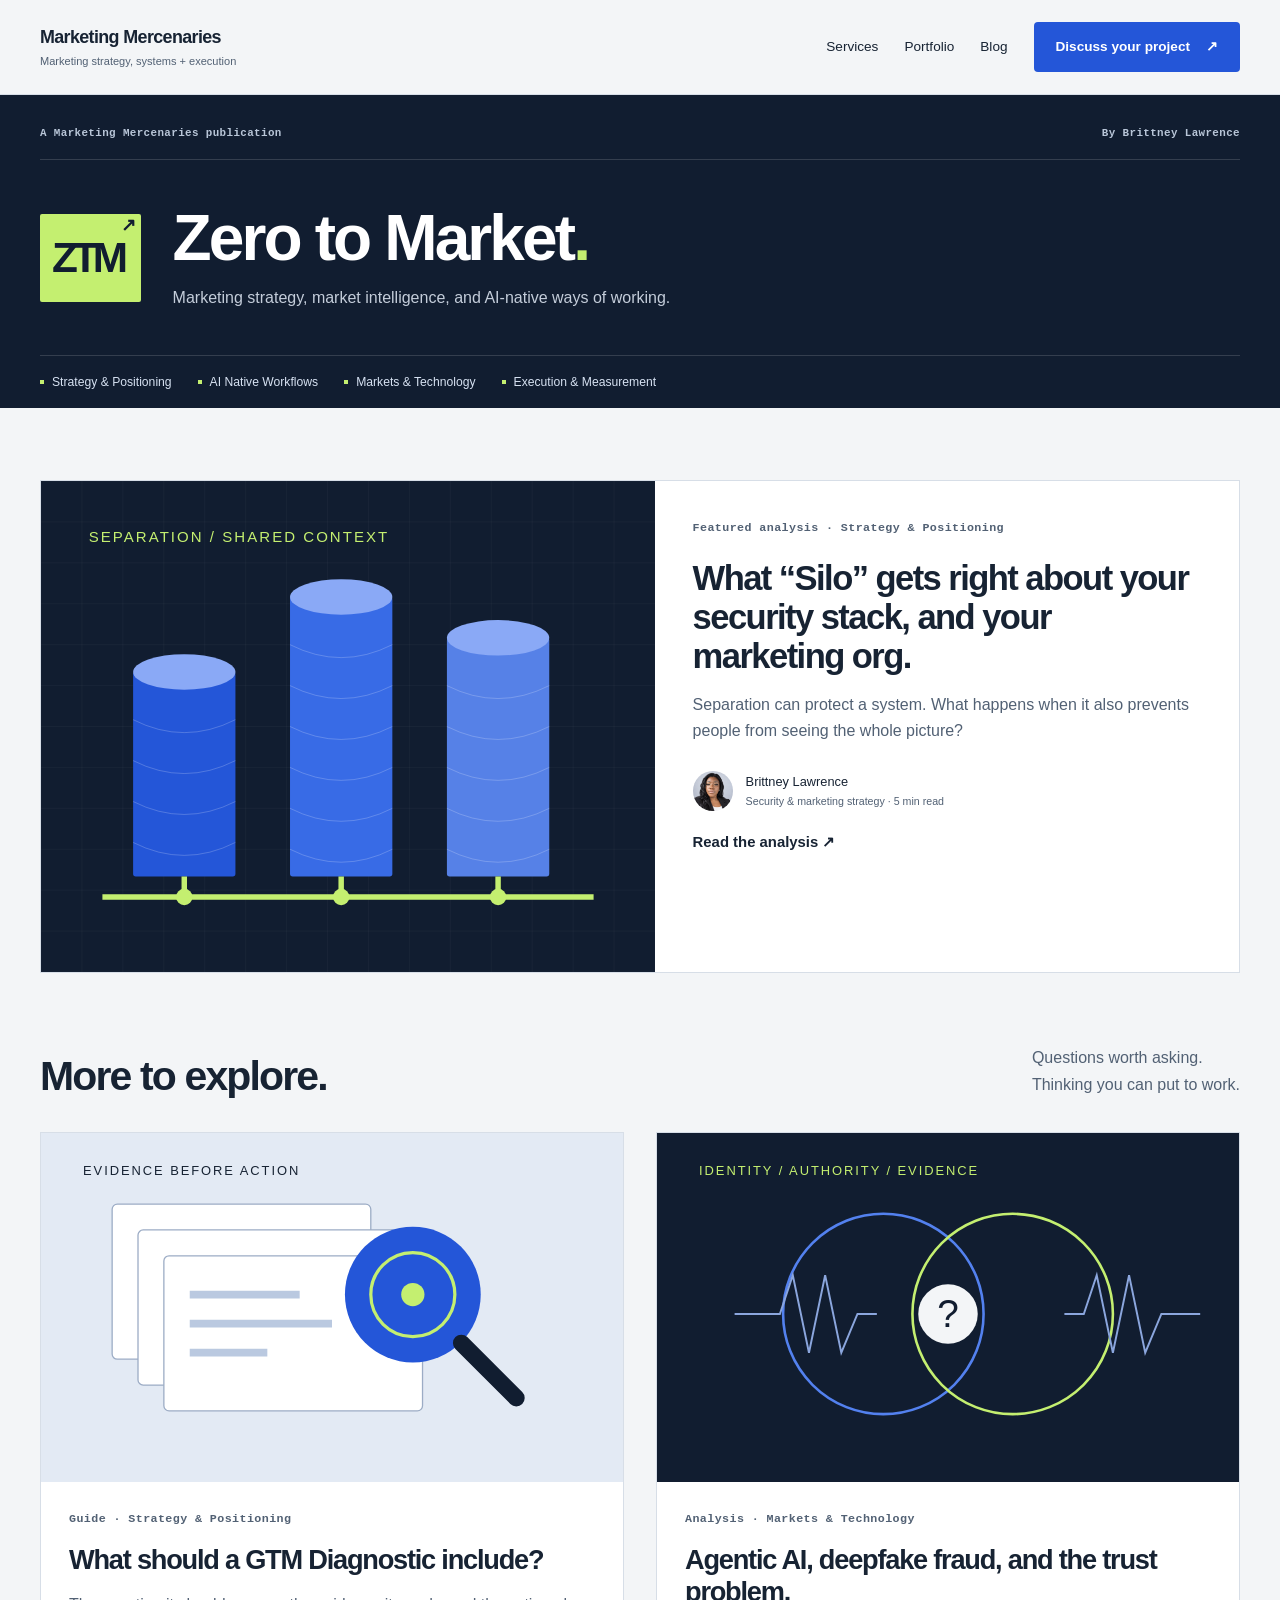
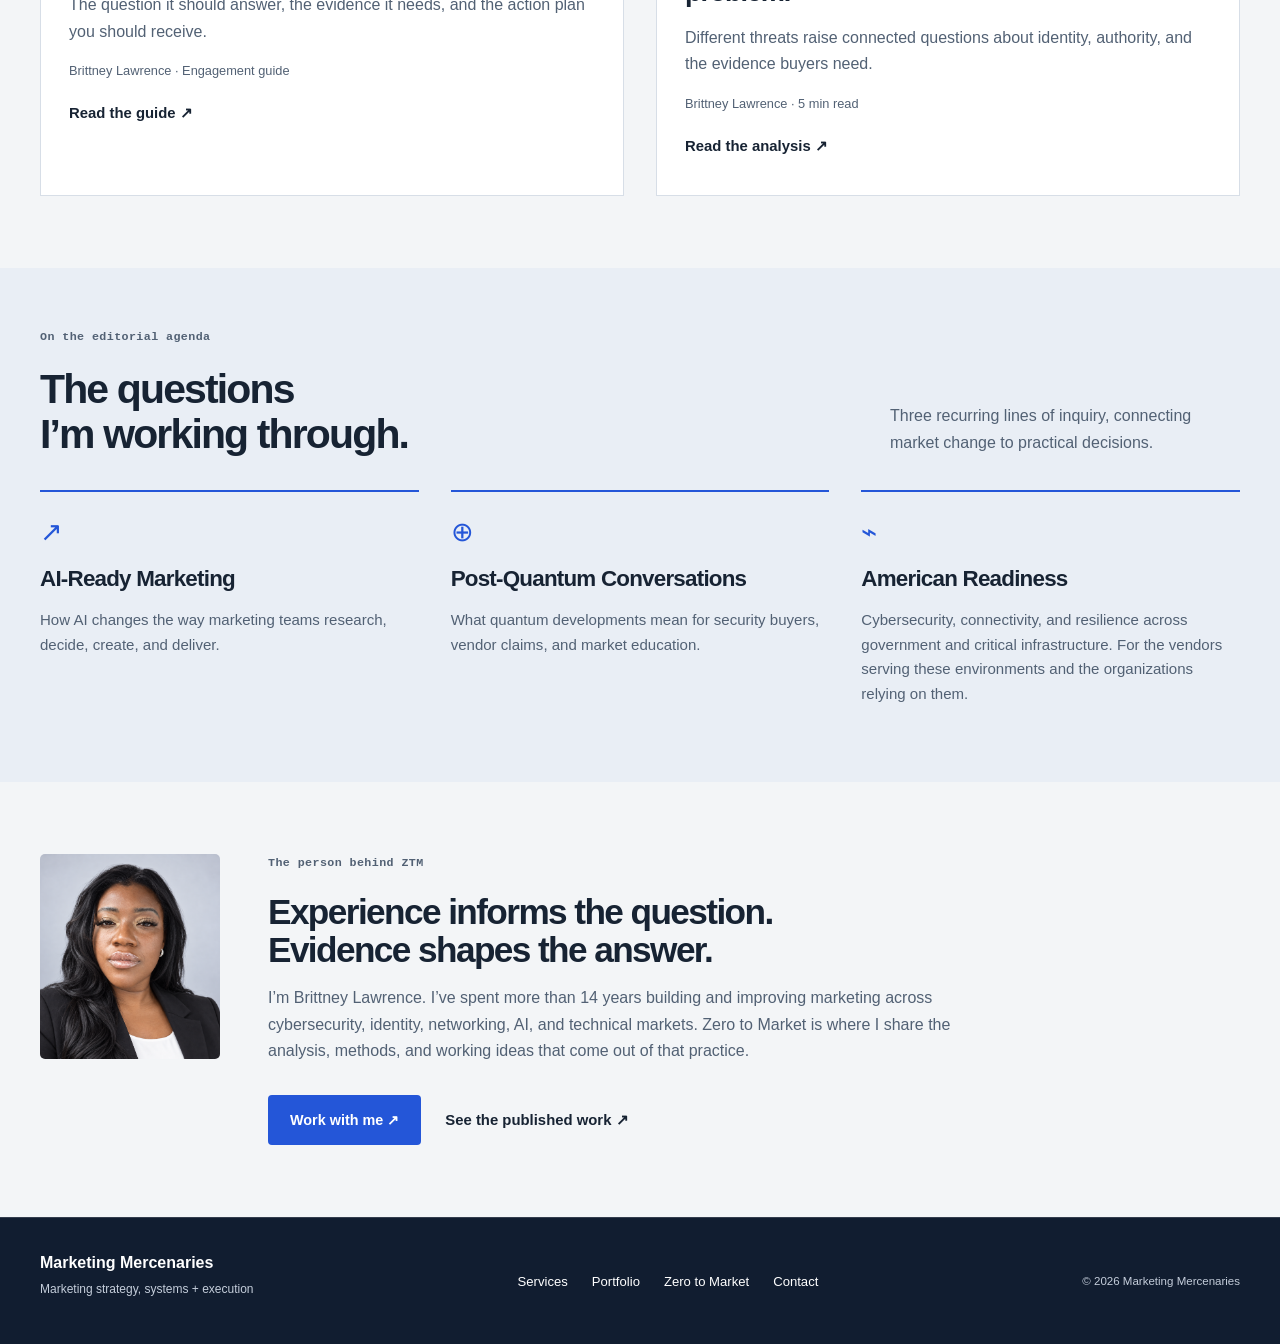
<file: revised/blog.html>
<!doctype html><html lang="en"><head><meta charset="utf-8"><meta name="viewport" content="width=device-width,initial-scale=1"><title>Zero to Market | Marketing Strategy, AI Native Workflows &amp; Market Intelligence</title><meta name="description" content="Zero to Market by Brittney Lawrence: original perspectives on marketing strategy, technical markets, and AI native workflows. A Marketing Mercenaries publication."><meta name="author" content="Brittney Lawrence"><link rel="canonical" href="https://themarketingmercenaries.com/blog.html"><meta property="og:title" content="Zero to Market | Marketing Strategy, AI Native Workflows &amp; Market Intelligence"><meta property="og:description" content="Zero to Market by Brittney Lawrence: original perspectives on marketing strategy, technical markets, and AI native workflows. A Marketing Mercenaries publication."><meta property="og:type" content="website"><meta property="og:url" content="https://themarketingmercenaries.com/blog.html"><meta property="og:image" content="https://themarketingmercenaries.com/assets/ztm-social.png"><meta name="twitter:card" content="summary_large_image"><link rel="stylesheet" href="assets/edition.css"><script type="application/ld+json">{"@context": "https://schema.org", "@type": "Blog", "name": "Zero to Market | Marketing Strategy, AI Native Workflows & Market Intelligence", "description": "Zero to Market by Brittney Lawrence: original perspectives on marketing strategy, technical markets, and AI native workflows. A Marketing Mercenaries publication.", "url": "https://themarketingmercenaries.com/blog.html", "author": {"@type": "Person", "name": "Brittney Lawrence"}, "publisher": {"@type": "Organization", "name": "Marketing Mercenaries"}}</script></head><body class="edition"><a class="skip" href="#main">Skip to content</a><header class="edition-nav"><div class="edition-wrap nav-inner"><a class="mm-brand" href="index.html"><strong>Marketing Mercenaries</strong><span>Marketing strategy, systems + execution</span></a><nav aria-label="Main navigation"><a href="index.html#services">Services</a><a href="portfolio.html">Portfolio</a><a href="blog.html">Blog</a><a class="edition-button" href="index.html#contact">Discuss your project <span aria-hidden="true">↗</span></a></nav></div></header><main id="main"><section class="ztm-masthead"><div class="edition-wrap"><div class="masthead-line"><span class="label">A Marketing Mercenaries publication</span><span class="label">By Brittney Lawrence</span></div><div class="masthead-title"><span class="ztm-symbol" aria-hidden="true">ZTM<span>↗</span></span><div><h1>Zero to Market<span>.</span></h1><p>Marketing strategy, market intelligence, and AI-native ways of working.</p></div></div><div class="topic-line" aria-label="Publication topics"><span>Strategy &amp; Positioning</span><span>AI Native Workflows</span><span>Markets &amp; Technology</span><span>Execution &amp; Measurement</span></div></div></section>
<section class="edition-section ztm-feature-section"><div class="edition-wrap"><article class="ztm-feature"><a class="ztm-feature-art" href="blog-silo-segmentation.html" aria-label="Read What Silo Gets Right About Your Security Stack, and Your Marketing Org"><img src="assets/silo-editorial.svg" alt="Separated towers connected by a shared line, an illustration of silos and shared context" width="900" height="720"></a><div class="ztm-feature-copy"><p class="label">Featured analysis · Strategy &amp; Positioning</p><h2><a href="blog-silo-segmentation.html">What “Silo” gets right about your security stack, and your marketing org.</a></h2><p>Separation can protect a system. What happens when it also prevents people from seeing the whole picture?</p><div class="author-line"><img src="headshot-brittney-studio.png" alt="" width="40" height="40"><span>Brittney Lawrence<br> <small>Security &amp; marketing strategy · 5 min read</small></span></div><a class="text-link" href="blog-silo-segmentation.html">Read the analysis ↗</a></div></article></div></section>
<section class="edition-section latest-section"><div class="edition-wrap"><div class="section-heading"><h2>More to explore.</h2><p>Questions worth asking.<br> Thinking you can put to work.</p></div><div class="reading-grid"><article class="reading-card"><a class="reading-art" href="gtm-diagnostic.html" aria-label="Read the GTM Diagnostic guide"><img src="assets/diagnostic-editorial.svg" alt="Layers of evidence converge on a defined problem" width="900" height="540" loading="lazy"></a><div><p class="label">Guide · Strategy &amp; Positioning</p><h3><a href="gtm-diagnostic.html">What should a GTM Diagnostic include?</a></h3><p>The question it should answer, the evidence it needs, and the action plan you should receive.</p><span class="byline">Brittney Lawrence · Engagement guide</span><a class="text-link" href="gtm-diagnostic.html">Read the guide ↗</a></div></article><article class="reading-card"><a class="reading-art" href="blog-agentic-ai-deepfakes.html" aria-label="Read the analysis of agentic AI and deepfake fraud"><img src="assets/identity-editorial.svg" alt="Two distinct signals intersect at the question of identity" width="900" height="540" loading="lazy"></a><div><p class="label">Analysis · Markets &amp; Technology</p><h3><a href="blog-agentic-ai-deepfakes.html">Agentic AI, deepfake fraud, and the trust problem.</a></h3><p>Different threats raise connected questions about identity, authority, and the evidence buyers need.</p><span class="byline">Brittney Lawrence · 5 min read</span><a class="text-link" href="blog-agentic-ai-deepfakes.html">Read the analysis ↗</a></div></article></div></div></section>
<section class="editorial-direction"><div class="edition-wrap"><div class="section-heading"><div><p class="label">On the editorial agenda</p><h2>The questions<br> I’m working through.</h2></div><p>Three recurring lines of inquiry, connecting market change to practical decisions.</p></div><div class="series-grid"><article><span class="series-mark" aria-hidden="true">↗</span><h3>AI-Ready Marketing</h3><p>How AI changes the way marketing teams research, decide, create, and deliver.</p></article><article><span class="series-mark" aria-hidden="true">⊕</span><h3>Post-Quantum Conversations</h3><p>What quantum developments mean for security buyers, vendor claims, and market education.</p></article><article><span class="series-mark" aria-hidden="true">⌁</span><h3>American Readiness</h3><p>Cybersecurity, connectivity, and resilience across government and critical infrastructure. For the vendors serving these environments and the organizations relying on them.</p></article></div></div></section>
<section class="edition-section"><div class="edition-wrap ztm-author"><img src="headshot-brittney-studio.png" alt="Brittney Lawrence" width="180" height="180" loading="lazy"><div><p class="label">The person behind ZTM</p><h2>Experience informs the question.<br> Evidence shapes the answer.</h2><p>I’m Brittney Lawrence. I’ve spent more than 14 years building and improving marketing across cybersecurity, identity, networking, AI, and technical markets. Zero to Market is where I share the analysis, methods, and working ideas that come out of that practice.</p><div class="button-row"><a class="edition-button" href="index.html#contact">Work with me ↗</a><a class="text-link" href="portfolio.html">See the published work ↗</a></div></div></div></section></main><footer class="edition-footer"><div class="edition-wrap footer-flex"><div><strong>Marketing Mercenaries</strong><p>Marketing strategy, systems + execution</p></div><nav aria-label="Footer"><a href="index.html#services">Services</a><a href="portfolio.html">Portfolio</a><a href="blog.html">Zero to Market</a><a href="index.html#contact">Contact</a></nav><small>© <span id="year"></span> Marketing Mercenaries</small></div></footer><script>document.getElementById('year').textContent=new Date().getFullYear()</script></body></html>
</file>
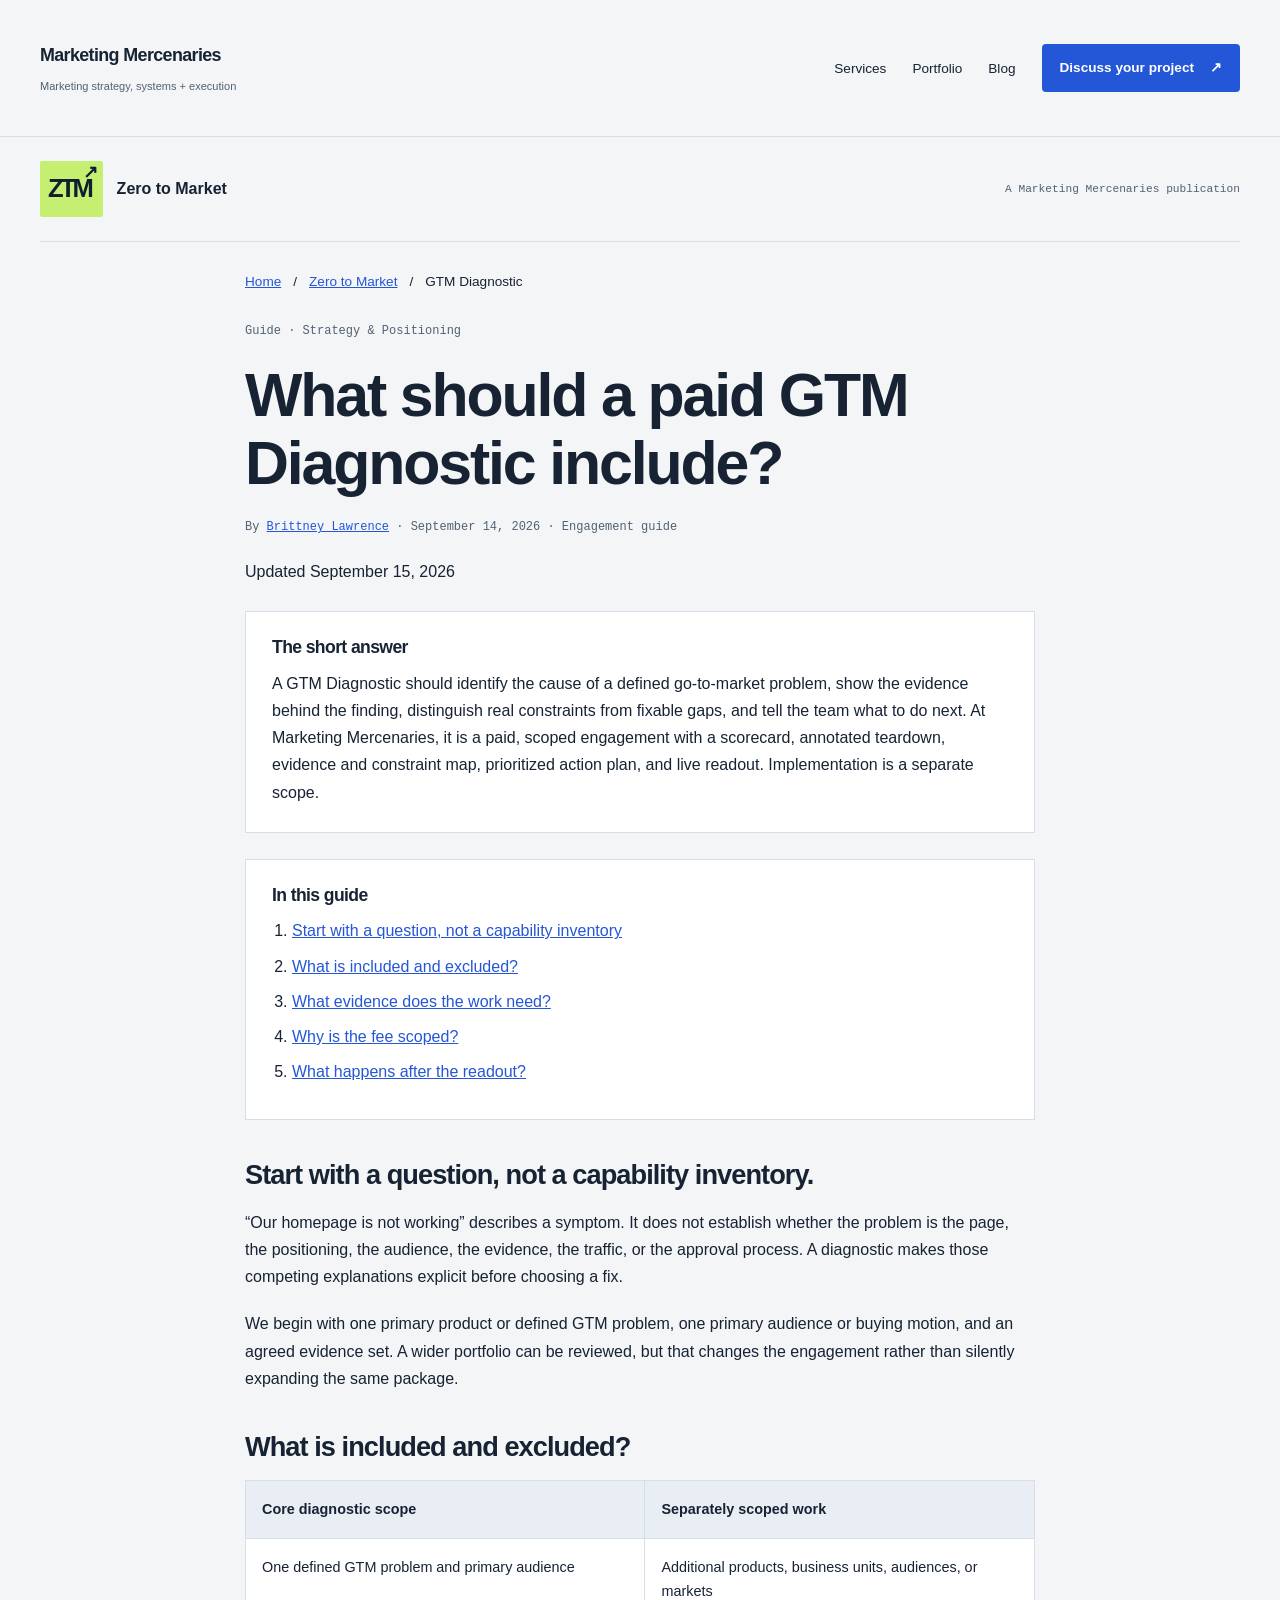
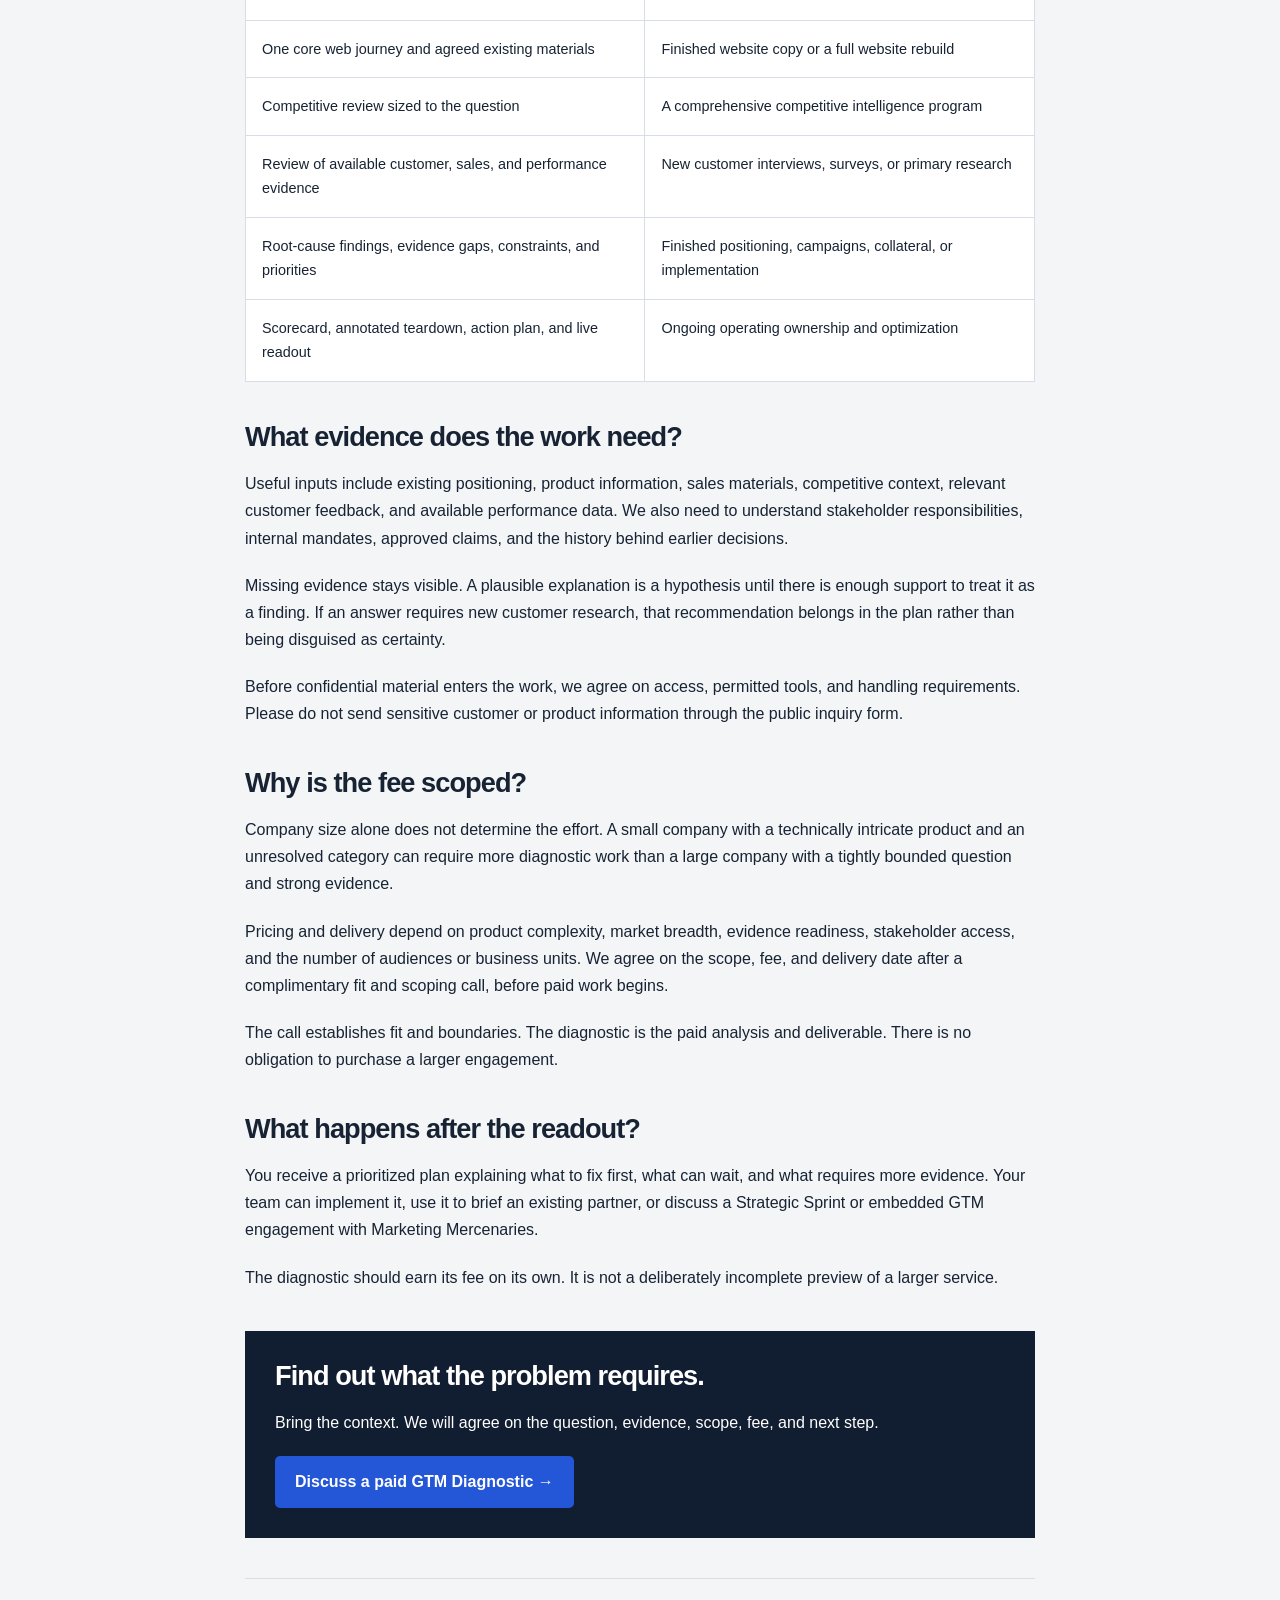
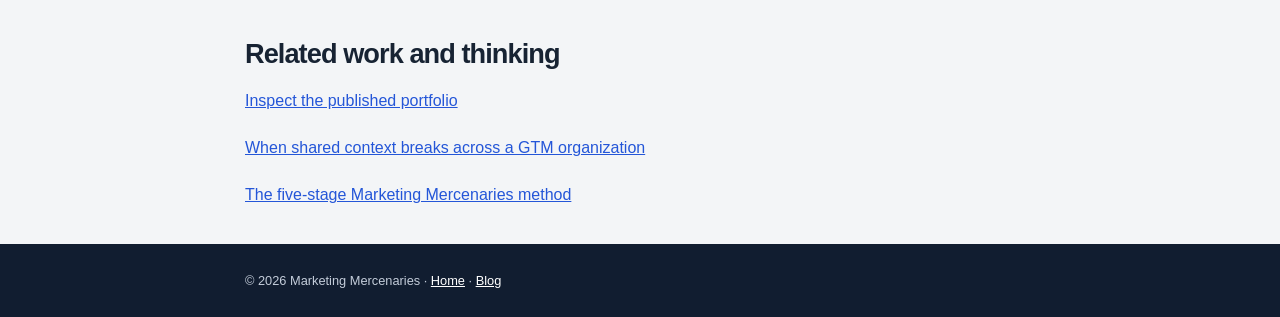
<file: revised/gtm-diagnostic.html>
<!doctype html>
<html lang="en"><head><meta charset="utf-8"><meta name="viewport" content="width=device-width,initial-scale=1"><title>What Does a GTM Diagnostic Include? | Marketing Mercenaries</title><meta name="description" content="Understand Marketing Mercenaries' paid GTM Diagnostic: scope, evidence, root-cause analysis, deliverables, pricing factors and next steps."><link rel="canonical" href="https://themarketingmercenaries.com/gtm-diagnostic.html"><meta property="og:type" content="article"><meta property="og:title" content="What should a paid GTM Diagnostic include?"><meta property="og:description" content="A clear problem, defensible findings, explicit boundaries, and an action plan. Here is how we scope it."><meta property="og:url" content="https://themarketingmercenaries.com/gtm-diagnostic.html"><meta name="twitter:card" content="summary">
<script type="application/ld+json">{"@context": "https://schema.org", "@type": "Article", "headline": "What should a paid GTM Diagnostic include?", "author": {"@type": "Person", "name": "Brittney Lawrence", "url": "https://themarketingmercenaries.com/#about"}, "publisher": {"@type": "Organization", "name": "Marketing Mercenaries", "url": "https://themarketingmercenaries.com/"}, "datePublished": "2026-09-14", "dateModified": "2026-09-15", "mainEntityOfPage": "https://themarketingmercenaries.com/gtm-diagnostic.html", "isPartOf": {"@type": "Blog", "name": "Zero to Market", "url": "https://themarketingmercenaries.com/blog.html"}}</script>
<style>
*{box-sizing:border-box}html{scroll-behavior:smooth;scroll-padding-top:90px}body{margin:0;font-family:Arial,Helvetica,sans-serif;color:#172333;background:#f3f5f7;line-height:1.7}a{color:#2456d8}h1,h2,h3{line-height:1.12;letter-spacing:-.035em}h1{font-size:clamp(2.3rem,5.6vw,3.8rem);margin:20px 0;max-width:22ch}h2{font-size:1.7rem;margin:40px 0 18px}p{margin:0 0 20px}.wrap{width:min(790px,calc(100% - 40px));margin:auto}header{background:#fff;border-bottom:1px solid #d7dee7;padding:18px 0}header .wrap{display:flex;justify-content:space-between;gap:20px;flex-wrap:wrap}.brand{font-weight:700;text-decoration:none;color:#111d30}.breadcrumbs{font-size:.85rem;display:flex;gap:12px;flex-wrap:wrap;margin:28px 0}.meta{font:12px ui-monospace,monospace;color:#526174;line-height:1.7}.answer,.toc{padding:26px;background:#fff;border:1px solid #d7dee7;margin:26px 0}.answer h2,.toc h2{font-size:1.1rem;margin:0 0 12px}.answer p{margin:0}.toc ol{margin:0;padding-left:20px}.toc li{margin:8px 0}.comparison{overflow-x:auto}table{border-collapse:collapse;width:100%;min-width:540px;background:#fff}th,td{padding:16px;text-align:left;border:1px solid #d7dee7;vertical-align:top;font-size:.9rem}th{background:#e9eef5}li{margin:10px 0}.cta{padding:30px;background:#111d30;color:#fff;margin:40px 0}.cta h2{margin-top:0}.btn{display:inline-flex;min-height:48px;align-items:center;padding:12px 20px;background:#2456d8;color:#fff;text-decoration:none;border-radius:5px;font-weight:700}.related{border-top:1px solid #d7dee7;margin:35px 0;padding-top:20px}footer{padding:26px 0;background:#111d30;color:#c4cdda;font-size:.8rem}footer a{color:#fff}a:focus-visible{outline:3px solid #397aff;outline-offset:4px}@media(prefers-reduced-motion:reduce){html{scroll-behavior:auto}}
</style><link rel="stylesheet" href="assets/edition.css"></head><body class="ztm-article"><a class="skip" href="#article-main">Skip to content</a>
<header class="edition-nav"><div class="edition-wrap nav-inner"><a class="mm-brand" href="index.html"><strong>Marketing Mercenaries</strong><span>Marketing strategy, systems + execution</span></a><nav aria-label="Main navigation"><a href="index.html#services">Services</a><a href="portfolio.html">Portfolio</a><a href="blog.html">Blog</a><a class="edition-button" href="index.html#contact">Discuss your project <span aria-hidden="true">↗</span></a></nav></div></header><div class="article-masthead edition-wrap"><a href="blog.html"><span class="ztm-symbol" aria-hidden="true">ZTM<span>↗</span></span><strong>Zero to Market</strong></a><span>A Marketing Mercenaries publication</span></div>
<main class="wrap" id="article-main"><nav class="breadcrumbs" aria-label="Breadcrumb"><a href="index.html">Home</a><span>/</span><a href="blog.html">Zero to Market</a><span>/</span><span>GTM Diagnostic</span></nav>
<article><div class="meta">Guide · Strategy &amp; Positioning</div><h1>What should a paid GTM Diagnostic include?</h1><p class="meta">By <a href="index.html#about">Brittney Lawrence</a> · <time datetime="2026-09-14">September 14, 2026</time> · Engagement guide</p>
<p class="source-note">Updated <time datetime="2026-09-15">September 15, 2026</time></p><div class="answer"><h2>The short answer</h2><p>A GTM Diagnostic should identify the cause of a defined go-to-market problem, show the evidence behind the finding, distinguish real constraints from fixable gaps, and tell the team what to do next. At Marketing Mercenaries, it is a paid, scoped engagement with a scorecard, annotated teardown, evidence and constraint map, prioritized action plan, and live readout. Implementation is a separate scope.</p></div>
<nav class="toc" aria-label="In this guide"><h2>In this guide</h2><ol><li><a href="#problem">Start with a question, not a capability inventory</a></li><li><a href="#scope">What is included and excluded?</a></li><li><a href="#evidence">What evidence does the work need?</a></li><li><a href="#pricing">Why is the fee scoped?</a></li><li><a href="#next">What happens after the readout?</a></li></ol></nav>
<h2 id="problem">Start with a question, not a capability inventory.</h2><p>“Our homepage is not working” describes a symptom. It does not establish whether the problem is the page, the positioning, the audience, the evidence, the traffic, or the approval process. A diagnostic makes those competing explanations explicit before choosing a fix.</p><p>We begin with one primary product or defined GTM problem, one primary audience or buying motion, and an agreed evidence set. A wider portfolio can be reviewed, but that changes the engagement rather than silently expanding the same package.</p>
<h2 id="scope">What is included and excluded?</h2><div class="comparison" tabindex="0" role="region" aria-label="Diagnostic scope comparison"><table><thead><tr><th>Core diagnostic scope</th><th>Separately scoped work</th></tr></thead><tbody><tr><td>One defined GTM problem and primary audience</td><td>Additional products, business units, audiences, or markets</td></tr><tr><td>One core web journey and agreed existing materials</td><td>Finished website copy or a full website rebuild</td></tr><tr><td>Competitive review sized to the question</td><td>A comprehensive competitive intelligence program</td></tr><tr><td>Review of available customer, sales, and performance evidence</td><td>New customer interviews, surveys, or primary research</td></tr><tr><td>Root-cause findings, evidence gaps, constraints, and priorities</td><td>Finished positioning, campaigns, collateral, or implementation</td></tr><tr><td>Scorecard, annotated teardown, action plan, and live readout</td><td>Ongoing operating ownership and optimization</td></tr></tbody></table></div>
<h2 id="evidence">What evidence does the work need?</h2><p>Useful inputs include existing positioning, product information, sales materials, competitive context, relevant customer feedback, and available performance data. We also need to understand stakeholder responsibilities, internal mandates, approved claims, and the history behind earlier decisions.</p><p>Missing evidence stays visible. A plausible explanation is a hypothesis until there is enough support to treat it as a finding. If an answer requires new customer research, that recommendation belongs in the plan rather than being disguised as certainty.</p><p>Before confidential material enters the work, we agree on access, permitted tools, and handling requirements. Please do not send sensitive customer or product information through the public inquiry form.</p>
<h2 id="pricing">Why is the fee scoped?</h2><p>Company size alone does not determine the effort. A small company with a technically intricate product and an unresolved category can require more diagnostic work than a large company with a tightly bounded question and strong evidence.</p><p>Pricing and delivery depend on product complexity, market breadth, evidence readiness, stakeholder access, and the number of audiences or business units. We agree on the scope, fee, and delivery date after a complimentary fit and scoping call, before paid work begins.</p><p>The call establishes fit and boundaries. The diagnostic is the paid analysis and deliverable. There is no obligation to purchase a larger engagement.</p>
<h2 id="next">What happens after the readout?</h2><p>You receive a prioritized plan explaining what to fix first, what can wait, and what requires more evidence. Your team can implement it, use it to brief an existing partner, or discuss a Strategic Sprint or embedded GTM engagement with Marketing Mercenaries.</p><p>The diagnostic should earn its fee on its own. It is not a deliberately incomplete preview of a larger service.</p>
<div class="cta"><h2>Find out what the problem requires.</h2><p>Bring the context. We will agree on the question, evidence, scope, fee, and next step.</p><a class="btn" href="index.html?interest=GTM%20Diagnostic#contact">Discuss a paid GTM Diagnostic →</a></div>
<aside class="related"><h2>Related work and thinking</h2><p><a href="portfolio.html">Inspect the published portfolio</a></p><p><a href="blog-silo-segmentation.html">When shared context breaks across a GTM organization</a></p><p><a href="index.html#method">The five-stage Marketing Mercenaries method</a></p></aside>
</article></main><footer><div class="wrap">© 2026 Marketing Mercenaries · <a href="index.html">Home</a> · <a href="blog.html">Blog</a></div></footer></body></html>
</file>
<file: assets/edition.css>
/* Marketing Mercenaries / Zero to Market */
.problem-examples{margin-top:36px;border-top:1px solid #bac6d3}.problem-example{display:grid;grid-template-columns:1.1fr .7fr 1.2fr;gap:32px;padding:30px 0;border-bottom:1px solid #bac6d3}.example-label{display:block;font:600 .72rem/1.5 ui-monospace,monospace;color:#526174;margin-bottom:12px}.problem-example h3{font-size:1.16rem;line-height:1.4;margin:0}.problem-example p{font-size:1rem;line-height:1.6;margin:0}.brand-tag{white-space:normal}.hero-card .section-kicker{text-transform:none}
.edition{margin:0;background:#f3f5f7;color:#172333;font-family:Arial,Helvetica,sans-serif;-webkit-font-smoothing:antialiased}.edition *,.edition-nav *,.article-masthead *{box-sizing:border-box}.edition h1,.edition h2,.edition h3{font-weight:700;letter-spacing:-.045em;line-height:1.08;margin:0}.edition h1{font-size:clamp(3rem,5.6vw,5.2rem)}.edition h2{font-size:clamp(2rem,3.2vw,3.1rem)}.edition h3{font-size:1.5rem;line-height:1.2}.edition p{line-height:1.65}.edition a{color:inherit}.edition img{max-width:100%;display:block}.edition-wrap{width:calc(100% - 80px);max-width:1200px;margin:auto}.edition a:focus-visible,.edition button:focus-visible,.edition input:focus-visible,.edition select:focus-visible,.edition textarea:focus-visible{outline:3px solid #2456d8;outline-offset:5px}.skip{position:fixed;top:-100px;left:12px;z-index:1000;padding:14px;background:#fff;color:#172333}.skip:focus{top:12px}.edition-nav{font-family:Arial,Helvetica,sans-serif;background:#f3f5f7;border-bottom:1px solid #d7dee7;position:relative;z-index:10}.nav-inner{display:flex;align-items:center;justify-content:space-between;gap:24px;padding:22px 0}.mm-brand{text-decoration:none;color:#172333;display:flex;flex-direction:column;gap:7px;flex-shrink:0}.mm-brand strong{font-size:1.12rem;letter-spacing:-.035em}.mm-brand span{font-size:.69rem;color:#526174}.edition-nav nav{display:flex;align-items:center;gap:26px}.edition-nav nav a{font-size:.85rem;text-decoration:none;color:#172333}.edition-nav nav a:hover{text-decoration:underline;text-underline-offset:5px}.edition-button{display:inline-flex;align-items:center;justify-content:center;gap:16px;background:#2456d8;color:#fff!important;text-decoration:none;font:600 .9rem/1.3 Arial,Helvetica,sans-serif;padding:16px 22px;min-height:48px;border:0;border-radius:4px;cursor:pointer}.edition-button:hover{background:#1944b4}.label{font:600 .73rem/1.5 ui-monospace,monospace;letter-spacing:.035em;color:#526174;margin:0 0 20px}.blue{color:#2456d8}.lede{font-size:1.18rem;line-height:1.65;color:#526174}.button-row{display:flex;flex-wrap:wrap;gap:24px;align-items:center;margin-top:30px}.text-link{display:inline-block;font-size:.93rem;font-weight:700;text-decoration:none;line-height:1.5;padding:10px 0}.text-link:hover{text-decoration:underline;text-underline-offset:5px}.byline{font-size:.8rem;color:#526174;line-height:1.5}.portfolio-lead{padding:64px 0 72px;background:linear-gradient(120deg,#f3f5f7 58%,#e6edf8 58%)}.portfolio-split{display:grid;grid-template-columns:1.14fr 1fr;gap:64px;align-items:center}.portfolio-copy .lede{max-width:490px;margin:24px 0}.portfolio-copy .byline{margin-top:34px}.featured-document{text-decoration:none;display:block}.document-stage{background:#111d30;padding:24px 32px 20px;border-radius:6px;box-shadow:0 24px 50px #111d3020}.stage-label{display:block;color:#c4ef70;font:500 .7rem/1.5 ui-monospace,monospace;margin-bottom:20px}.document-stage img{width:72%;max-height:420px;object-fit:contain;margin:0 auto;box-shadow:12px 12px 0 #ffffff16;transform:rotate(-3deg)}.doc-link{display:block;color:white;font-size:.86rem;margin-top:30px;text-align:right}.featured-context{padding:38px 0;border-top:1px solid #d7dee7;border-bottom:1px solid #d7dee7;background:#fff}.context-grid{display:grid;grid-template-columns:1fr 2fr;gap:32px}.context-grid h2{font-size:1.7rem}.context-grid p{color:#526174;max-width:700px}.credit{display:block;color:#526174;font-size:.78rem;line-height:1.5;margin:14px 0}.edition-section{padding:72px 0}.section-heading{display:flex;align-items:flex-end;justify-content:space-between;gap:40px;margin-bottom:34px}.section-heading>p{max-width:350px;font-size:1rem;color:#526174;margin:0}.support-grid{display:grid;grid-template-columns:1fr 1fr;gap:28px}.support-card{background:#fff;border:1px solid #d7dee7;border-radius:5px;overflow:hidden;display:flex;flex-direction:column}.support-art{height:280px;display:flex;align-items:center;justify-content:center;overflow:hidden}.guide-art{background:#dce9f5;padding:24px}.guide-art img{height:100%;width:auto;transform:rotate(-4deg);box-shadow:10px 10px 0 #17233315}.video-art{background:#111d30;color:#fff;padding:30px 36px;position:relative;display:block;background-image:radial-gradient(circle at 90% 70%,#2456d8 0,transparent 60%)}.video-art .label{color:#c4ef70}.video-art strong{display:block;font-size:2.65rem;line-height:1.05;letter-spacing:-.05em}.play-link{position:absolute;right:36px;bottom:32px;border:1px solid #c4ef70;border-radius:50%;width:60px;height:60px;display:grid;place-items:center;text-decoration:none;color:#c4ef70!important}.support-body{padding:28px 32px;display:flex;flex:1;flex-direction:column}.support-body .label{margin-bottom:12px}.support-body>p:not(.label){color:#526174}.support-body .text-link{margin-top:auto}.award-inline{display:flex;align-items:center;gap:12px;font-size:.74rem;line-height:1.5;margin:6px 0 16px}.award-inline img{width:28px;height:44px;object-fit:contain}.catalog-section{background:#e9eef5}.filter-panel label{display:block;font-size:.83rem;font-weight:700;margin-bottom:10px}.filter-panel input{width:100%;border:1px solid #aab7c6;background:#fff;font:inherit;padding:15px;border-radius:4px}.filter-controls{display:flex;gap:9px;flex-wrap:wrap;margin:18px 0}.filter-controls button{font:inherit;font-size:.83rem;border:1px solid #bdcad8;background:transparent;padding:12px 16px;min-height:44px;border-radius:4px;cursor:pointer;color:#172333}.filter-controls button[aria-pressed=true]{background:#111d30;color:#fff;border-color:#111d30}.filter-count{font-size:.8rem;color:#526174;margin:20px 0}.pf-grid{display:grid;grid-template-columns:repeat(3,1fr);gap:18px}.pf-card{padding:25px;background:#fff;border:1px solid #d7dee7;display:flex;flex-direction:column;gap:12px;border-radius:4px}.pf-type{font:500 .69rem/1.5 ui-monospace,monospace;color:#526174}.edition .pf-title{font-size:1.15rem;line-height:1.35;font-weight:700;letter-spacing:-.02em;flex:1}.pf-tag{font-size:.81rem;line-height:1.6;color:#526174;margin:0}.pf-link{font-size:.84rem;font-weight:700;text-decoration:none;display:inline-block;min-height:44px;padding-top:12px;margin-top:auto}.pf-link:hover{text-decoration:underline}.pf-award{font-size:.72rem;color:#304918;background:#eef5e5;padding:5px 8px;align-self:flex-start}.catalog-cover{width:100%;height:170px;object-fit:contain;background:#e9eef5;padding:10px;margin-bottom:8px}.empty-state{padding:24px;border:1px solid #bac6d3;background:white}[hidden]{display:none!important}.edition-contact{padding:80px 0;background:#111d30;color:#fff}.contact-split{display:grid;grid-template-columns:1fr 1fr;gap:80px;align-items:start}.edition-contact .label{color:#c4ef70}.edition-contact h2{font-size:3.6rem}.edition-contact .lede{color:#c4cdda;max-width:440px}.growth-form{background:#fff;color:#172333;padding:30px;border-radius:5px}.edition .form-row{margin-bottom:17px}.edition .form-row label{display:block;font-size:.8rem;font-weight:700;margin-bottom:8px}.edition .form-row input,.edition .form-row select,.edition .form-row textarea{width:100%;font:inherit;font-size:1rem;border:1px solid #bac6d3;border-radius:3px;min-height:44px;padding:11px;background:#fff;color:#172333}.edition .form-row textarea{min-height:110px;resize:vertical}.edition .growth-form button{width:100%;background:#2456d8;color:white;border:0;min-height:48px;padding:14px;font:600 .9rem/1.4 Arial;cursor:pointer;border-radius:4px}.form-promise{font-size:.74rem;color:#526174}.edition-footer{background:#111d30;color:#c4cdda;border-top:1px solid #ffffff25;padding:36px 0;font-family:Arial,Helvetica,sans-serif}.footer-flex{display:flex;align-items:center;justify-content:space-between;gap:28px;flex-wrap:wrap}.edition-footer strong{color:white;font-size:1rem}.edition-footer p{font-size:.75rem;margin:8px 0}.edition-footer nav{display:flex;gap:24px;flex-wrap:wrap}.edition-footer a{font-size:.82rem;color:#fff;text-decoration:none}.edition-footer small{font-size:.72rem}.ztm-masthead{background:#111d30;color:#fff;padding:30px 0 0}.masthead-line{display:flex;justify-content:space-between;gap:20px;border-bottom:1px solid #ffffff25;padding-bottom:18px}.masthead-line .label{color:#b9c6d8;margin:0;font-size:.68rem}.masthead-title{display:flex;gap:32px;align-items:center;padding:44px 0}.ztm-symbol{display:inline-flex;position:relative;font:900 2.65rem/1 Arial,Helvetica,sans-serif;letter-spacing:-.13em;padding:23px 18px 23px 12px;background:#c4ef70;color:#111d30;flex-shrink:0;border-radius:2px}.ztm-symbol>span{position:absolute;right:5px;top:3px;font-size:1.1rem;letter-spacing:0}.masthead-title h1{font-size:clamp(2.6rem,5vw,4.7rem)}.masthead-title h1>span{color:#c4ef70}.masthead-title p{color:#c4cdda;margin:12px 0 0;font-size:1rem}.topic-line{display:flex;gap:26px;flex-wrap:wrap;border-top:1px solid #ffffff25;padding:19px 0;font-size:.76rem;color:#d7e2f2}.topic-line span{position:relative;padding-left:12px}.topic-line span:before{content:'';position:absolute;left:0;top:5px;width:4px;height:4px;background:#c4ef70}.ztm-feature{display:grid;grid-template-columns:1.05fr 1fr;background:white;border:1px solid #d7dee7}.ztm-feature-art{display:block;background:#111d30}.ztm-feature-art img{width:100%;height:100%;object-fit:cover}.ztm-feature-copy{padding:38px}.ztm-feature-copy h2{font-size:clamp(1.9rem,2.7vw,2.65rem);line-height:1.13}.ztm-feature-copy h2 a,.reading-card h3 a{text-decoration:none}.ztm-feature-copy h2 a:hover,.reading-card h3 a:hover{color:#2456d8}.ztm-feature-copy>p:not(.label){color:#526174;font-size:1rem}.author-line{display:flex;gap:13px;align-items:center;font-size:.8rem;margin:26px 0 10px;line-height:1.5}.author-line img{width:40px;height:40px;border-radius:50%;object-fit:cover;object-position:50% 20%}.author-line small{color:#526174}.latest-section{padding-top:0}.reading-grid{display:grid;grid-template-columns:1fr 1fr;gap:32px}.reading-card{background:#fff;border:1px solid #d7dee7}.reading-card>div{padding:28px}.reading-art{display:block;aspect-ratio:5/3;background:#e3eaf4;overflow:hidden}.reading-art img{width:100%;height:100%;object-fit:cover}.reading-card .label{margin-bottom:14px}.reading-card h3{font-size:1.7rem}.reading-card p:not(.label){color:#526174}.reading-card .byline{display:block}.reading-card .text-link{margin-top:12px}.editorial-direction{background:#e9eef5;padding:60px 0}.series-grid{display:grid;grid-template-columns:repeat(3,1fr);gap:32px}.series-grid article{border-top:2px solid #2456d8;padding:24px 0 0}.series-mark{font-size:1.7rem;color:#2456d8;display:block;margin-bottom:18px}.series-grid h3{font-size:1.4rem;letter-spacing:-.035em}.series-grid p{color:#526174;font-size:.94rem}.ztm-author{display:grid;grid-template-columns:180px 1fr;gap:48px;align-items:start}.ztm-author>img{width:180px;height:205px;object-fit:cover;object-position:50% 20%;border-radius:5px}.ztm-author h2{font-size:2.2rem}.ztm-author p:not(.label){max-width:730px;color:#526174}.article-masthead{padding:24px 0;border-bottom:1px solid #d7dee7;display:flex;justify-content:space-between;align-items:center;gap:20px}.article-masthead a{display:flex;align-items:center;gap:14px;text-decoration:none;color:#172333}.article-masthead .ztm-symbol{font-size:1.6rem;padding:15px 12px 15px 8px}.article-masthead>span{font:500 .7rem/1.5 ui-monospace,monospace;color:#526174}.ztm-article article.wrap{max-width:840px}.ztm-article .title{font-size:clamp(2rem,4vw,3rem);letter-spacing:-.035em}.ztm-article .article-body{max-width:720px;margin:auto}.ztm-endnote{border-top:2px solid #2456d8;padding:28px;background:#e9eef5;margin-top:44px;font-size:1rem}.ztm-endnote strong{font-size:1.3rem}.ztm-endnote a{color:#2456d8;font-size:.88rem;font-weight:700}.ztm-article .nav-inner{max-width:1200px}.ztm-article .edition-nav nav .edition-button{padding:13px 18px}.ztm-article{margin:0}
@media(max-width:1000px){.edition-wrap{width:calc(100% - 48px)}.edition-nav nav{gap:16px}.portfolio-split{gap:30px}.portfolio-copy h1{font-size:3.5rem}.contact-split{gap:36px}.ztm-feature-copy{padding:28px}.pf-grid{grid-template-columns:repeat(2,1fr)}.problem-example{gap:24px}.masthead-title{gap:24px}}
@media(max-width:720px){.problem-example{grid-template-columns:1fr;gap:19px}.example-label{margin-bottom:5px}.nav-inner{flex-wrap:wrap;gap:18px;padding:18px 0}.edition-nav nav{width:100%;justify-content:space-between;gap:10px;flex-wrap:wrap}.edition-nav nav a{font-size:.76rem}.edition-nav nav .edition-button{padding:12px;min-height:44px;gap:5px}.edition-wrap{width:calc(100% - 36px)}.portfolio-lead{padding:38px 0 44px;background:#f3f5f7}.portfolio-split{grid-template-columns:1fr;gap:32px}.portfolio-copy h1{font-size:clamp(2.8rem,10vw,4rem)}.document-stage{padding:23px}.document-stage img{max-height:340px;width:auto;max-width:80%}.context-grid{grid-template-columns:1fr;gap:4px}.context-grid h2{font-size:1.5rem}.edition-section{padding:44px 0}.section-heading{align-items:start;flex-direction:column;gap:18px}.support-grid,.reading-grid,.ztm-feature,.contact-split,.series-grid{grid-template-columns:1fr}.support-art{height:245px}.support-body{padding:25px}.pf-grid{grid-template-columns:1fr}.edition-contact{padding:44px 0}.edition-contact h2{font-size:2.7rem}.growth-form{padding:24px}.masthead-line{flex-direction:column;gap:6px}.masthead-title{align-items:flex-start;gap:18px;padding:30px 0;flex-direction:column}.masthead-title h1{font-size:2.9rem}.masthead-title p{font-size:.93rem}.masthead-title .ztm-symbol{font-size:2rem;padding:18px 16px 18px 10px}.topic-line{gap:14px 20px;font-size:.7rem}.ztm-feature-art{aspect-ratio:5/3}.ztm-feature-copy{padding:25px}.ztm-feature-copy h2{font-size:2rem}.latest-section{padding-top:0}.reading-card h3{font-size:1.55rem}.editorial-direction{padding:44px 0}.series-grid{gap:22px}.series-grid article{padding-top:20px}.series-mark{display:none}.ztm-author{grid-template-columns:1fr;gap:24px}.ztm-author>img{width:100px;height:112px}.ztm-author h2{font-size:1.8rem}.footer-flex{flex-direction:column;align-items:start;gap:22px}.article-masthead>span{display:none}.edition h2 br{display:none}.button-row{gap:14px}.ztm-article .edition-nav nav .edition-button{padding:12px;font-size:.76rem}.edition-footer nav{gap:20px}}
@media(prefers-reduced-motion:reduce){*{scroll-behavior:auto!important;transition:none!important}}

@media(min-width:1001px){.portfolio-copy h1{font-size:clamp(3rem,4.6vw,4.6rem)}}
</file>
<file: revised/assets/edition.css>
/* Marketing Mercenaries / Zero to Market */
.problem-examples{margin-top:36px;border-top:1px solid #bac6d3}.problem-example{display:grid;grid-template-columns:1.1fr .7fr 1.2fr;gap:32px;padding:30px 0;border-bottom:1px solid #bac6d3}.example-label{display:block;font:600 .72rem/1.5 ui-monospace,monospace;color:#526174;margin-bottom:12px}.problem-example h3{font-size:1.16rem;line-height:1.4;margin:0}.problem-example p{font-size:1rem;line-height:1.6;margin:0}.brand-tag{white-space:normal}.hero-card .section-kicker{text-transform:none}
.edition{margin:0;background:#f3f5f7;color:#172333;font-family:Arial,Helvetica,sans-serif;-webkit-font-smoothing:antialiased}.edition *,.edition-nav *,.article-masthead *{box-sizing:border-box}.edition h1,.edition h2,.edition h3{font-weight:700;letter-spacing:-.045em;line-height:1.08;margin:0}.edition h1{font-size:clamp(3rem,5.6vw,5.2rem)}.edition h2{font-size:clamp(2rem,3.2vw,3.1rem)}.edition h3{font-size:1.5rem;line-height:1.2}.edition p{line-height:1.65}.edition a{color:inherit}.edition img{max-width:100%;display:block}.edition-wrap{width:calc(100% - 80px);max-width:1200px;margin:auto}.edition a:focus-visible,.edition button:focus-visible,.edition input:focus-visible,.edition select:focus-visible,.edition textarea:focus-visible{outline:3px solid #2456d8;outline-offset:5px}.skip{position:fixed;top:-100px;left:12px;z-index:1000;padding:14px;background:#fff;color:#172333}.skip:focus{top:12px}.edition-nav{font-family:Arial,Helvetica,sans-serif;background:#f3f5f7;border-bottom:1px solid #d7dee7;position:relative;z-index:10}.nav-inner{display:flex;align-items:center;justify-content:space-between;gap:24px;padding:22px 0}.mm-brand{text-decoration:none;color:#172333;display:flex;flex-direction:column;gap:7px;flex-shrink:0}.mm-brand strong{font-size:1.12rem;letter-spacing:-.035em}.mm-brand span{font-size:.69rem;color:#526174}.edition-nav nav{display:flex;align-items:center;gap:26px}.edition-nav nav a{font-size:.85rem;text-decoration:none;color:#172333}.edition-nav nav a:hover{text-decoration:underline;text-underline-offset:5px}.edition-button{display:inline-flex;align-items:center;justify-content:center;gap:16px;background:#2456d8;color:#fff!important;text-decoration:none;font:600 .9rem/1.3 Arial,Helvetica,sans-serif;padding:16px 22px;min-height:48px;border:0;border-radius:4px;cursor:pointer}.edition-button:hover{background:#1944b4}.label{font:600 .73rem/1.5 ui-monospace,monospace;letter-spacing:.035em;color:#526174;margin:0 0 20px}.blue{color:#2456d8}.lede{font-size:1.18rem;line-height:1.65;color:#526174}.button-row{display:flex;flex-wrap:wrap;gap:24px;align-items:center;margin-top:30px}.text-link{display:inline-block;font-size:.93rem;font-weight:700;text-decoration:none;line-height:1.5;padding:10px 0}.text-link:hover{text-decoration:underline;text-underline-offset:5px}.byline{font-size:.8rem;color:#526174;line-height:1.5}.portfolio-lead{padding:64px 0 72px;background:linear-gradient(120deg,#f3f5f7 58%,#e6edf8 58%)}.portfolio-split{display:grid;grid-template-columns:1.14fr 1fr;gap:64px;align-items:center}.portfolio-copy .lede{max-width:490px;margin:24px 0}.portfolio-copy .byline{margin-top:34px}.featured-document{text-decoration:none;display:block}.document-stage{background:#111d30;padding:24px 32px 20px;border-radius:6px;box-shadow:0 24px 50px #111d3020}.stage-label{display:block;color:#c4ef70;font:500 .7rem/1.5 ui-monospace,monospace;margin-bottom:20px}.document-stage img{width:72%;max-height:420px;object-fit:contain;margin:0 auto;box-shadow:12px 12px 0 #ffffff16;transform:rotate(-3deg)}.doc-link{display:block;color:white;font-size:.86rem;margin-top:30px;text-align:right}.featured-context{padding:38px 0;border-top:1px solid #d7dee7;border-bottom:1px solid #d7dee7;background:#fff}.context-grid{display:grid;grid-template-columns:1fr 2fr;gap:32px}.context-grid h2{font-size:1.7rem}.context-grid p{color:#526174;max-width:700px}.credit{display:block;color:#526174;font-size:.78rem;line-height:1.5;margin:14px 0}.edition-section{padding:72px 0}.section-heading{display:flex;align-items:flex-end;justify-content:space-between;gap:40px;margin-bottom:34px}.section-heading>p{max-width:350px;font-size:1rem;color:#526174;margin:0}.support-grid{display:grid;grid-template-columns:1fr 1fr;gap:28px}.support-card{background:#fff;border:1px solid #d7dee7;border-radius:5px;overflow:hidden;display:flex;flex-direction:column}.support-art{height:280px;display:flex;align-items:center;justify-content:center;overflow:hidden}.guide-art{background:#dce9f5;padding:24px}.guide-art img{height:100%;width:auto;transform:rotate(-4deg);box-shadow:10px 10px 0 #17233315}.video-art{background:#111d30;color:#fff;padding:30px 36px;position:relative;display:block;background-image:radial-gradient(circle at 90% 70%,#2456d8 0,transparent 60%)}.video-art .label{color:#c4ef70}.video-art strong{display:block;font-size:2.65rem;line-height:1.05;letter-spacing:-.05em}.play-link{position:absolute;right:36px;bottom:32px;border:1px solid #c4ef70;border-radius:50%;width:60px;height:60px;display:grid;place-items:center;text-decoration:none;color:#c4ef70!important}.support-body{padding:28px 32px;display:flex;flex:1;flex-direction:column}.support-body .label{margin-bottom:12px}.support-body>p:not(.label){color:#526174}.support-body .text-link{margin-top:auto}.award-inline{display:flex;align-items:center;gap:12px;font-size:.74rem;line-height:1.5;margin:6px 0 16px}.award-inline img{width:28px;height:44px;object-fit:contain}.catalog-section{background:#e9eef5}.filter-panel label{display:block;font-size:.83rem;font-weight:700;margin-bottom:10px}.filter-panel input{width:100%;border:1px solid #aab7c6;background:#fff;font:inherit;padding:15px;border-radius:4px}.filter-controls{display:flex;gap:9px;flex-wrap:wrap;margin:18px 0}.filter-controls button{font:inherit;font-size:.83rem;border:1px solid #bdcad8;background:transparent;padding:12px 16px;min-height:44px;border-radius:4px;cursor:pointer;color:#172333}.filter-controls button[aria-pressed=true]{background:#111d30;color:#fff;border-color:#111d30}.filter-count{font-size:.8rem;color:#526174;margin:20px 0}.pf-grid{display:grid;grid-template-columns:repeat(3,1fr);gap:18px}.pf-card{padding:25px;background:#fff;border:1px solid #d7dee7;display:flex;flex-direction:column;gap:12px;border-radius:4px}.pf-type{font:500 .69rem/1.5 ui-monospace,monospace;color:#526174}.edition .pf-title{font-size:1.15rem;line-height:1.35;font-weight:700;letter-spacing:-.02em;flex:1}.pf-tag{font-size:.81rem;line-height:1.6;color:#526174;margin:0}.pf-link{font-size:.84rem;font-weight:700;text-decoration:none;display:inline-block;min-height:44px;padding-top:12px;margin-top:auto}.pf-link:hover{text-decoration:underline}.pf-award{font-size:.72rem;color:#304918;background:#eef5e5;padding:5px 8px;align-self:flex-start}.catalog-cover{width:100%;height:170px;object-fit:contain;background:#e9eef5;padding:10px;margin-bottom:8px}.empty-state{padding:24px;border:1px solid #bac6d3;background:white}[hidden]{display:none!important}.edition-contact{padding:80px 0;background:#111d30;color:#fff}.contact-split{display:grid;grid-template-columns:1fr 1fr;gap:80px;align-items:start}.edition-contact .label{color:#c4ef70}.edition-contact h2{font-size:3.6rem}.edition-contact .lede{color:#c4cdda;max-width:440px}.growth-form{background:#fff;color:#172333;padding:30px;border-radius:5px}.edition .form-row{margin-bottom:17px}.edition .form-row label{display:block;font-size:.8rem;font-weight:700;margin-bottom:8px}.edition .form-row input,.edition .form-row select,.edition .form-row textarea{width:100%;font:inherit;font-size:1rem;border:1px solid #bac6d3;border-radius:3px;min-height:44px;padding:11px;background:#fff;color:#172333}.edition .form-row textarea{min-height:110px;resize:vertical}.edition .growth-form button{width:100%;background:#2456d8;color:white;border:0;min-height:48px;padding:14px;font:600 .9rem/1.4 Arial;cursor:pointer;border-radius:4px}.form-promise{font-size:.74rem;color:#526174}.edition-footer{background:#111d30;color:#c4cdda;border-top:1px solid #ffffff25;padding:36px 0;font-family:Arial,Helvetica,sans-serif}.footer-flex{display:flex;align-items:center;justify-content:space-between;gap:28px;flex-wrap:wrap}.edition-footer strong{color:white;font-size:1rem}.edition-footer p{font-size:.75rem;margin:8px 0}.edition-footer nav{display:flex;gap:24px;flex-wrap:wrap}.edition-footer a{font-size:.82rem;color:#fff;text-decoration:none}.edition-footer small{font-size:.72rem}.ztm-masthead{background:#111d30;color:#fff;padding:30px 0 0}.masthead-line{display:flex;justify-content:space-between;gap:20px;border-bottom:1px solid #ffffff25;padding-bottom:18px}.masthead-line .label{color:#b9c6d8;margin:0;font-size:.68rem}.masthead-title{display:flex;gap:32px;align-items:center;padding:44px 0}.ztm-symbol{display:inline-flex;position:relative;font:900 2.65rem/1 Arial,Helvetica,sans-serif;letter-spacing:-.13em;padding:23px 18px 23px 12px;background:#c4ef70;color:#111d30;flex-shrink:0;border-radius:2px}.ztm-symbol>span{position:absolute;right:5px;top:3px;font-size:1.1rem;letter-spacing:0}.masthead-title h1{font-size:clamp(2.6rem,5vw,4.7rem)}.masthead-title h1>span{color:#c4ef70}.masthead-title p{color:#c4cdda;margin:12px 0 0;font-size:1rem}.topic-line{display:flex;gap:26px;flex-wrap:wrap;border-top:1px solid #ffffff25;padding:19px 0;font-size:.76rem;color:#d7e2f2}.topic-line span{position:relative;padding-left:12px}.topic-line span:before{content:'';position:absolute;left:0;top:5px;width:4px;height:4px;background:#c4ef70}.ztm-feature{display:grid;grid-template-columns:1.05fr 1fr;background:white;border:1px solid #d7dee7}.ztm-feature-art{display:block;background:#111d30}.ztm-feature-art img{width:100%;height:100%;object-fit:cover}.ztm-feature-copy{padding:38px}.ztm-feature-copy h2{font-size:clamp(1.9rem,2.7vw,2.65rem);line-height:1.13}.ztm-feature-copy h2 a,.reading-card h3 a{text-decoration:none}.ztm-feature-copy h2 a:hover,.reading-card h3 a:hover{color:#2456d8}.ztm-feature-copy>p:not(.label){color:#526174;font-size:1rem}.author-line{display:flex;gap:13px;align-items:center;font-size:.8rem;margin:26px 0 10px;line-height:1.5}.author-line img{width:40px;height:40px;border-radius:50%;object-fit:cover;object-position:50% 20%}.author-line small{color:#526174}.latest-section{padding-top:0}.reading-grid{display:grid;grid-template-columns:1fr 1fr;gap:32px}.reading-card{background:#fff;border:1px solid #d7dee7}.reading-card>div{padding:28px}.reading-art{display:block;aspect-ratio:5/3;background:#e3eaf4;overflow:hidden}.reading-art img{width:100%;height:100%;object-fit:cover}.reading-card .label{margin-bottom:14px}.reading-card h3{font-size:1.7rem}.reading-card p:not(.label){color:#526174}.reading-card .byline{display:block}.reading-card .text-link{margin-top:12px}.editorial-direction{background:#e9eef5;padding:60px 0}.series-grid{display:grid;grid-template-columns:repeat(3,1fr);gap:32px}.series-grid article{border-top:2px solid #2456d8;padding:24px 0 0}.series-mark{font-size:1.7rem;color:#2456d8;display:block;margin-bottom:18px}.series-grid h3{font-size:1.4rem;letter-spacing:-.035em}.series-grid p{color:#526174;font-size:.94rem}.ztm-author{display:grid;grid-template-columns:180px 1fr;gap:48px;align-items:start}.ztm-author>img{width:180px;height:205px;object-fit:cover;object-position:50% 20%;border-radius:5px}.ztm-author h2{font-size:2.2rem}.ztm-author p:not(.label){max-width:730px;color:#526174}.article-masthead{padding:24px 0;border-bottom:1px solid #d7dee7;display:flex;justify-content:space-between;align-items:center;gap:20px}.article-masthead a{display:flex;align-items:center;gap:14px;text-decoration:none;color:#172333}.article-masthead .ztm-symbol{font-size:1.6rem;padding:15px 12px 15px 8px}.article-masthead>span{font:500 .7rem/1.5 ui-monospace,monospace;color:#526174}.ztm-article article.wrap{max-width:840px}.ztm-article .title{font-size:clamp(2rem,4vw,3rem);letter-spacing:-.035em}.ztm-article .article-body{max-width:720px;margin:auto}.ztm-endnote{border-top:2px solid #2456d8;padding:28px;background:#e9eef5;margin-top:44px;font-size:1rem}.ztm-endnote strong{font-size:1.3rem}.ztm-endnote a{color:#2456d8;font-size:.88rem;font-weight:700}.ztm-article .nav-inner{max-width:1200px}.ztm-article .edition-nav nav .edition-button{padding:13px 18px}.ztm-article{margin:0}
@media(max-width:1000px){.edition-wrap{width:calc(100% - 48px)}.edition-nav nav{gap:16px}.portfolio-split{gap:30px}.portfolio-copy h1{font-size:3.5rem}.contact-split{gap:36px}.ztm-feature-copy{padding:28px}.pf-grid{grid-template-columns:repeat(2,1fr)}.problem-example{gap:24px}.masthead-title{gap:24px}}
@media(max-width:720px){.problem-example{grid-template-columns:1fr;gap:19px}.example-label{margin-bottom:5px}.nav-inner{flex-wrap:wrap;gap:18px;padding:18px 0}.edition-nav nav{width:100%;justify-content:space-between;gap:10px;flex-wrap:wrap}.edition-nav nav a{font-size:.76rem}.edition-nav nav .edition-button{padding:12px;min-height:44px;gap:5px}.edition-wrap{width:calc(100% - 36px)}.portfolio-lead{padding:38px 0 44px;background:#f3f5f7}.portfolio-split{grid-template-columns:1fr;gap:32px}.portfolio-copy h1{font-size:clamp(2.8rem,10vw,4rem)}.document-stage{padding:23px}.document-stage img{max-height:340px;width:auto;max-width:80%}.context-grid{grid-template-columns:1fr;gap:4px}.context-grid h2{font-size:1.5rem}.edition-section{padding:44px 0}.section-heading{align-items:start;flex-direction:column;gap:18px}.support-grid,.reading-grid,.ztm-feature,.contact-split,.series-grid{grid-template-columns:1fr}.support-art{height:245px}.support-body{padding:25px}.pf-grid{grid-template-columns:1fr}.edition-contact{padding:44px 0}.edition-contact h2{font-size:2.7rem}.growth-form{padding:24px}.masthead-line{flex-direction:column;gap:6px}.masthead-title{align-items:flex-start;gap:18px;padding:30px 0;flex-direction:column}.masthead-title h1{font-size:2.9rem}.masthead-title p{font-size:.93rem}.masthead-title .ztm-symbol{font-size:2rem;padding:18px 16px 18px 10px}.topic-line{gap:14px 20px;font-size:.7rem}.ztm-feature-art{aspect-ratio:5/3}.ztm-feature-copy{padding:25px}.ztm-feature-copy h2{font-size:2rem}.latest-section{padding-top:0}.reading-card h3{font-size:1.55rem}.editorial-direction{padding:44px 0}.series-grid{gap:22px}.series-grid article{padding-top:20px}.series-mark{display:none}.ztm-author{grid-template-columns:1fr;gap:24px}.ztm-author>img{width:100px;height:112px}.ztm-author h2{font-size:1.8rem}.footer-flex{flex-direction:column;align-items:start;gap:22px}.article-masthead>span{display:none}.edition h2 br{display:none}.button-row{gap:14px}.ztm-article .edition-nav nav .edition-button{padding:12px;font-size:.76rem}.edition-footer nav{gap:20px}}
@media(prefers-reduced-motion:reduce){*{scroll-behavior:auto!important;transition:none!important}}

@media(min-width:1001px){.portfolio-copy h1{font-size:clamp(3rem,4.6vw,4.6rem)}}
</file>
<file: assets/portfolio-enhancements.css>
/* Expanded award credits on the full published-work portfolio. */
.edition .pf-award-details{border-top:1px solid #d7dee7;border-bottom:1px solid #d7dee7;margin:14px 0 18px;padding:12px 0;color:#24344e}
.edition .pf-award-details summary{cursor:pointer;font-weight:700;font-size:.88rem;line-height:1.5;color:#2456d8;list-style-position:inside}
.edition .pf-award-details summary:focus-visible{outline:3px solid #397aff;outline-offset:3px}
.edition .pf-award-details ul{margin:12px 0 5px;padding-left:21px}
.edition .pf-award-details li{font-size:.86rem;line-height:1.5;margin:7px 0}
.edition .pf-card .pf-title{font-size:1.18rem;line-height:1.35;letter-spacing:-.025em}
</file>
